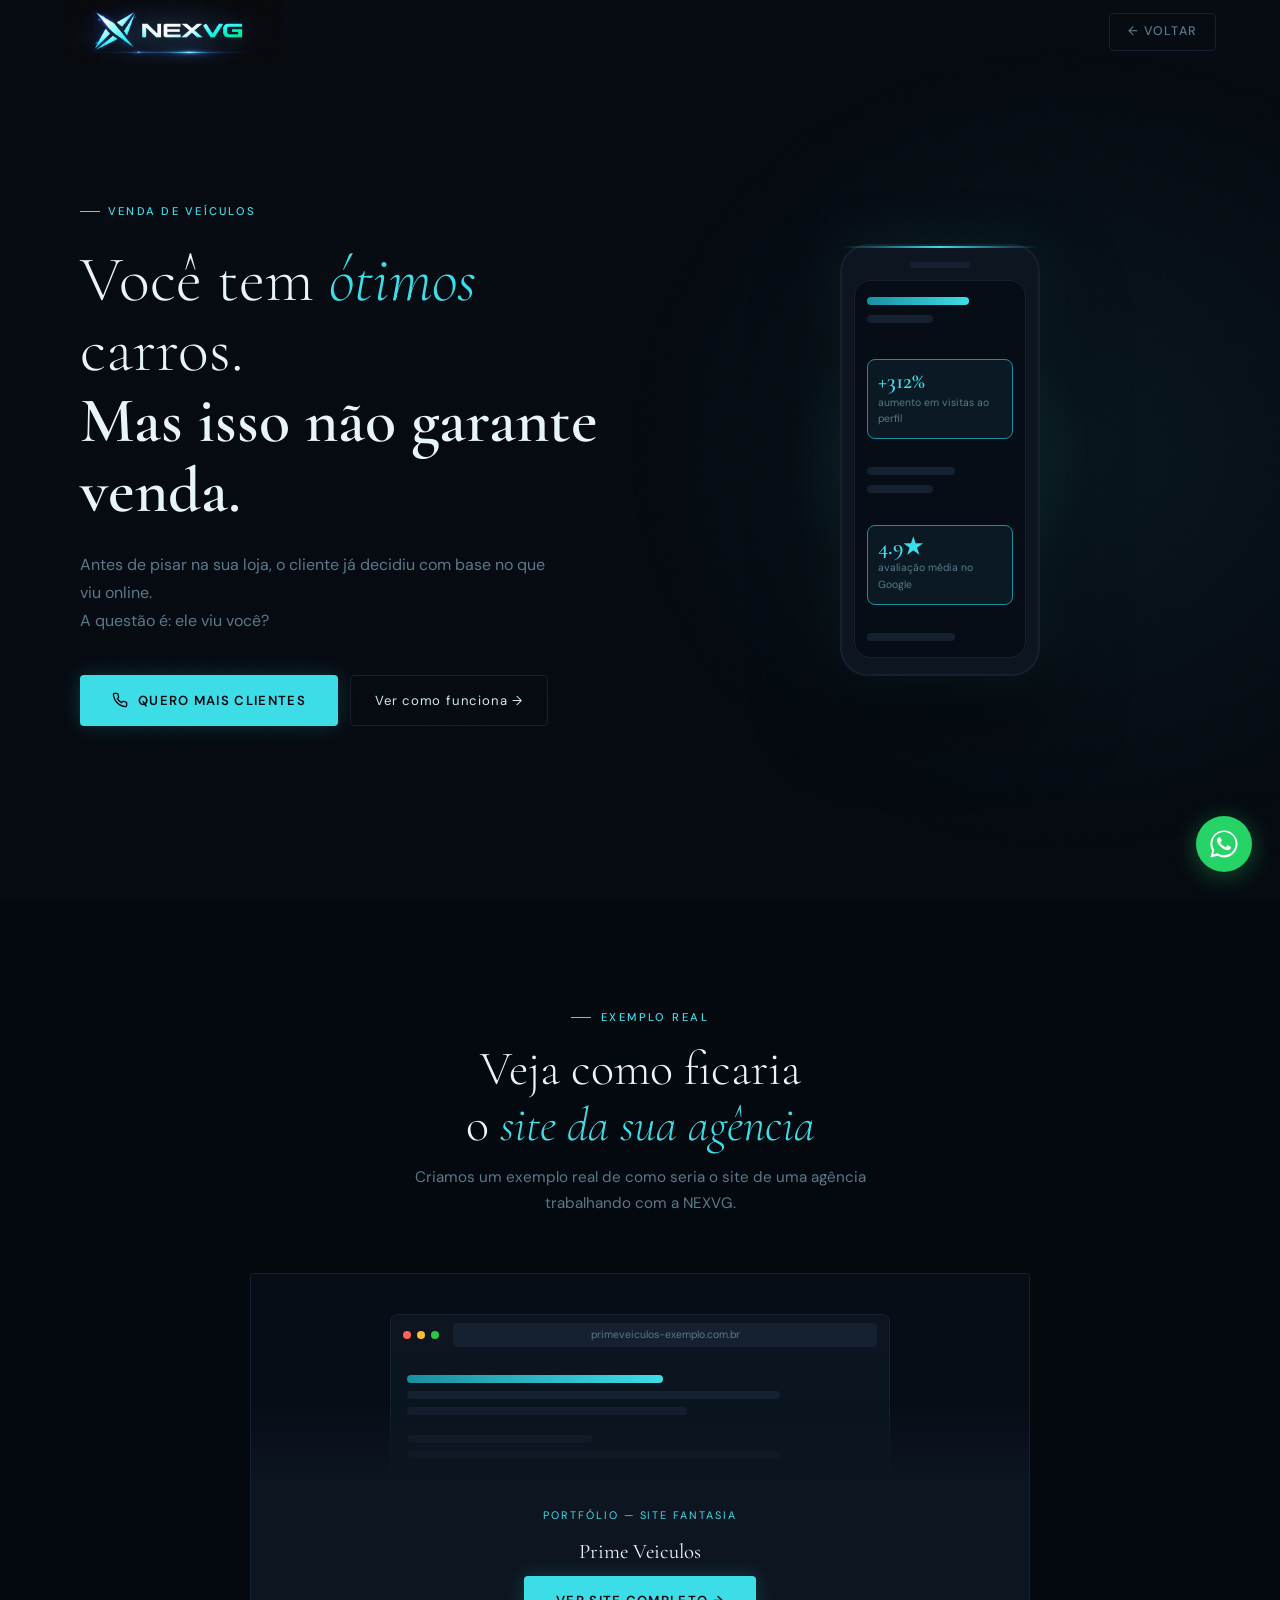
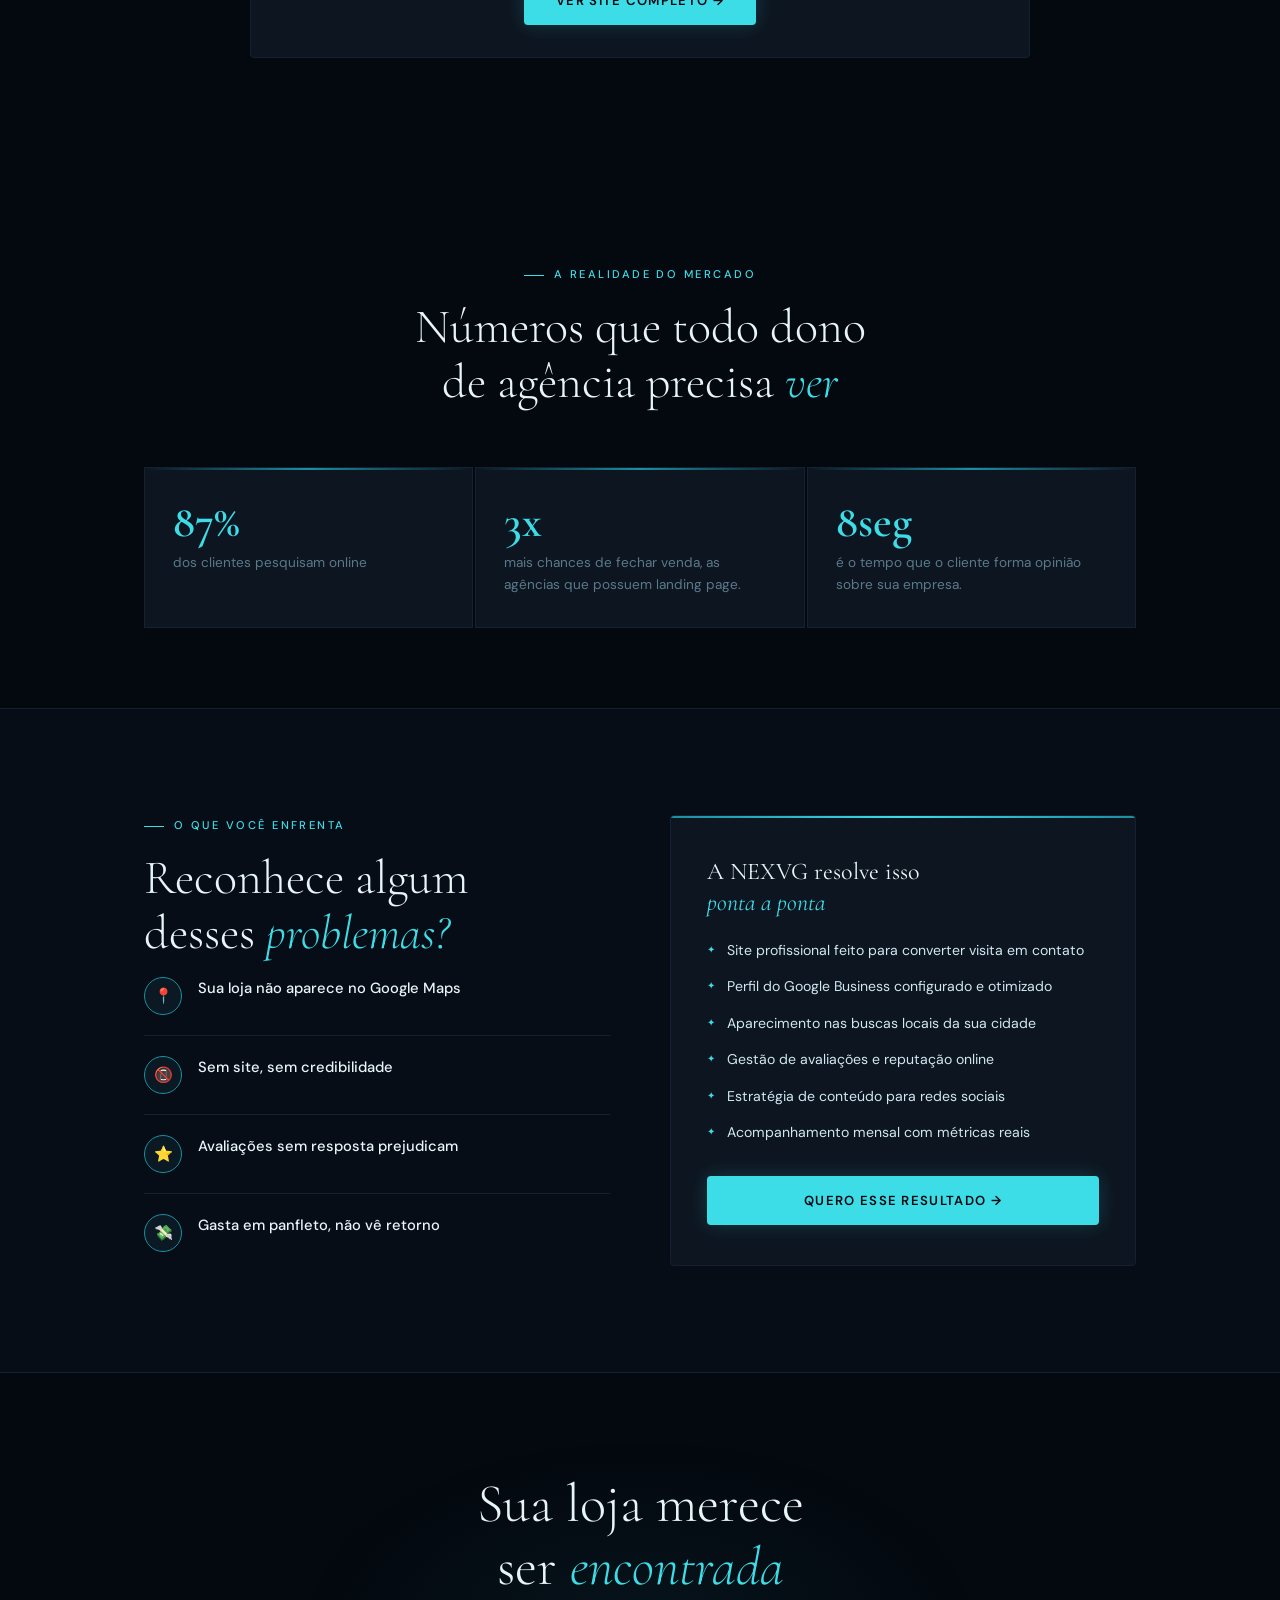
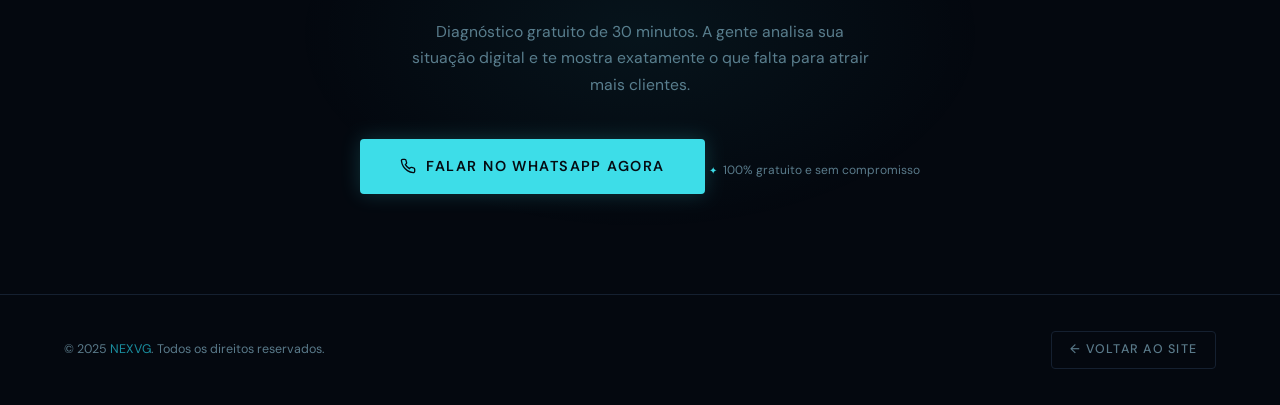
<file: agencia-de-carro/index.html>
<!DOCTYPE html>

<html lang="pt-BR">
<head>
  <meta charset="UTF-8" />
  <meta name="viewport" content="width=device-width, initial-scale=1.0" />
  <title>Agências de Veiculos — NEXVG</title>
  <link rel="preconnect" href="https://fonts.googleapis.com" />
  <link rel="preconnect" href="https://fonts.gstatic.com" crossorigin />
  <link href="https://fonts.googleapis.com/css2?family=Cormorant+Garamond:ital,wght@0,300;0,400;0,600;1,300;1,400&family=DM+Sans:wght@300;400;500&display=swap" rel="stylesheet" />
  <style>
    *, *::before, *::after { box-sizing: border-box; margin: 0; padding: 0; }


:root {
  --black:   #04080f;
  --deep:    #070d16;
  --surface: #0d1520;
  --border:  #152030;
  --cyan:    #3ddde8;
  --cyan-lt: #7eeef5;
  --cyan-dk: #1a8fa0;
  --text:    #d0e8f0;
  --muted:   #5a7a8a;
  --white:   #e8f5f8;
  --radius:  4px;
  --ff-serif: 'Cormorant Garamond', Georgia, serif;
  --ff-sans:  'DM Sans', sans-serif;
  --ease:     cubic-bezier(.16,1,.3,1);
}

html { scroll-behavior: smooth; }

body {
  background: var(--black);
  color: var(--text);
  font-family: var(--ff-sans);
  font-size: 16px;
  line-height: 1.6;
  overflow-x: hidden;
}

body::before {
  content: '';
  position: fixed; inset: 0;
  background-image: url("data:image/svg+xml,%3Csvg viewBox='0 0 256 256' xmlns='http://www.w3.org/2000/svg'%3E%3Cfilter id='n'%3E%3CfeTurbulence type='fractalNoise' baseFrequency='0.9' numOctaves='4' stitchTiles='stitch'/%3E%3C/filter%3E%3Crect width='100%25' height='100%25' filter='url(%23n)' opacity='0.035'/%3E%3C/svg%3E");
  background-size: 200px 200px;
  pointer-events: none;
  z-index: 0;
}

::-webkit-scrollbar { width: 4px; }
::-webkit-scrollbar-track { background: var(--black); }
::-webkit-scrollbar-thumb { background: var(--cyan-dk); }

.reveal { opacity: 0; transform: translateY(28px); transition: opacity .8s var(--ease), transform .8s var(--ease); }
.reveal.visible { opacity: 1; transform: none; }
.reveal-delay-1 { transition-delay: .1s; }
.reveal-delay-2 { transition-delay: .2s; }
.reveal-delay-3 { transition-delay: .3s; }

/* ── HEADER ── */
header {
  position: fixed; top: 0; left: 0; right: 0; z-index: 100;
  padding: 0 5vw;
  display: flex; align-items: center; justify-content: space-between;
  height: 64px;
  transition: background .4s;
}
header.scrolled {
  background: rgba(4,8,15,.9);
  backdrop-filter: blur(12px);
  border-bottom: 1px solid var(--border);
}

.logo {
  text-decoration: none;
  display: flex; align-items: center; gap: 10px;
}
.logo-img { height: 64px; width: auto; object-fit: contain; }
.logo-img-placeholder {
  height: 38px; width: 38px;
  background: var(--border); border: 1px dashed var(--cyan-dk);
  border-radius: var(--radius);
  display: flex; align-items: center; justify-content: center;
  font-size: .5rem; color: var(--cyan-dk); text-transform: uppercase;
}


.back-btn {
  display: inline-flex; align-items: center; gap: 8px;
  font-size: .78rem; font-weight: 500; letter-spacing: .1em;
  text-transform: uppercase; color: var(--muted);
  text-decoration: none;
  border: 1px solid var(--border);
  padding: 8px 18px; border-radius: var(--radius);
  transition: color .25s, border-color .25s;
}
.back-btn:hover { color: var(--cyan); border-color: var(--cyan-dk); }

/* ── HERO ── */
.hero {
  position: relative;
  min-height: 100svh;
  display: flex; align-items: center;
  padding: 100px 5vw 80px;
  overflow: hidden;
}
.hero::before {
  content: '';
  position: absolute; top: 0; right: 0;
  width: 55%; height: 100%;
  background: radial-gradient(ellipse at 70% 50%, rgba(61,221,232,.06) 0%, transparent 65%);
  pointer-events: none;
}
.hero-grid {
  position: relative; z-index: 1;
  display: grid; grid-template-columns: 1fr 1fr;
  gap: 80px; align-items: center;
  max-width: 1120px; margin: 0 auto; width: 100%;
}

.hero-tag {
  display: inline-flex; align-items: center; gap: 8px;
  font-size: .7rem; font-weight: 500; letter-spacing: .2em;
  text-transform: uppercase; color: var(--cyan);
  margin-bottom: 24px;
}
.hero-tag::before { content: ''; display: block; width: 20px; height: 1px; background: var(--cyan); }

.hero h1 {
  font-family: var(--ff-serif);
  font-size: clamp(2.4rem, 5vw, 4rem);
  font-weight: 300; line-height: 1.1;
  color: var(--white); margin-bottom: 24px;
}
.hero h1 em { font-style: italic; color: var(--cyan); }
.hero h1 strong { font-weight: 600; }

.hero-sub {
  font-size: 1rem; color: var(--muted);
  line-height: 1.75; margin-bottom: 40px;
  max-width: 480px;
}

.hero-actions { display: flex; gap: 12px; flex-wrap: wrap; }

.btn-primary {
  display: inline-flex; align-items: center; gap: 10px;
  background: var(--cyan); color: #04080f;
  font-family: var(--ff-sans); font-size: .82rem;
  font-weight: 600; letter-spacing: .1em; text-transform: uppercase;
  padding: 14px 32px; border-radius: var(--radius);
  text-decoration: none; border: none; cursor: pointer;
  transition: background .25s, transform .2s, box-shadow .25s;
  box-shadow: 0 0 20px rgba(61,221,232,.2);
}
.btn-primary:hover { background: var(--cyan-lt); transform: translateY(-2px); box-shadow: 0 0 32px rgba(61,221,232,.4); }

.btn-ghost {
  display: inline-flex; align-items: center; gap: 8px;
  background: transparent; color: var(--text);
  font-family: var(--ff-sans); font-size: .82rem;
  font-weight: 400; letter-spacing: .06em;
  padding: 14px 24px; border-radius: var(--radius);
  text-decoration: none; border: 1px solid var(--border);
  transition: border-color .25s, color .25s;
}
.btn-ghost:hover { border-color: var(--cyan-dk); color: var(--cyan); }

/* Phone mockup */
.hero-visual {
  display: flex; align-items: center; justify-content: center;
  position: relative;
}
.phone-wrap {
  position: relative;
  animation: float 4s ease-in-out infinite;
}
@keyframes float { 0%,100% { transform: translateY(0); } 50% { transform: translateY(-12px); } }

.phone {
  width: 200px;
  background: var(--surface);
  border: 2px solid var(--border);
  border-radius: 28px;
  padding: 16px 12px;
  position: relative;
  box-shadow: 0 0 60px rgba(61,221,232,.08), 0 40px 80px rgba(0,0,0,.5);
}
.phone::before {
  content: '';
  position: absolute; top: 0; left: 0; right: 0;
  height: 2px; border-radius: 2px 2px 0 0;
  background: linear-gradient(90deg, transparent, var(--cyan), transparent);
}
.phone-notch {
  width: 60px; height: 6px;
  background: var(--border); border-radius: 3px;
  margin: 0 auto 12px;
}
.phone-screen {
  background: var(--deep);
  border-radius: 16px;
  padding: 16px 12px;
  min-height: 320px;
  border: 1px solid var(--border);
  display: flex; flex-direction: column; gap: 10px;
}
.phone-bar {
  height: 8px; border-radius: 4px;
  background: var(--border);
}
.phone-bar.cyan { background: linear-gradient(90deg, var(--cyan-dk), var(--cyan)); width: 70%; }
.phone-bar.short { width: 45%; }
.phone-bar.med { width: 60%; }

.phone-stat {
  background: rgba(61,221,232,.06);
  border: 1px solid var(--cyan-dk);
  border-radius: 8px;
  padding: 10px;
  margin-top: 4px;
}
.phone-stat-num {
  font-family: var(--ff-serif);
  font-size: 1.4rem; font-weight: 600;
  color: var(--cyan); line-height: 1;
}
.phone-stat-label { font-size: .65rem; color: var(--muted); margin-top: 2px; }

.phone-glow {
  position: absolute;
  width: 300px; height: 300px;
  background: radial-gradient(circle, rgba(61,221,232,.12) 0%, transparent 70%);
  top: 50%; left: 50%; transform: translate(-50%, -50%);
  pointer-events: none;
  border-radius: 50%;
}

/* ── CONTAINER / SECTION ── */
.container { max-width: 1120px; margin: 0 auto; padding: 0 5vw; }
.section-pad { padding: 100px 0; position: relative; z-index: 1; }

.section-label {
  display: inline-flex; align-items: center; gap: 10px;
  font-size: .7rem; font-weight: 500; letter-spacing: .22em;
  text-transform: uppercase; color: var(--cyan); margin-bottom: 16px;
}
.section-label::before { content: ''; display: block; width: 20px; height: 1px; background: var(--cyan); }

.section-title {
  font-family: var(--ff-serif);
  font-size: clamp(1.8rem, 4vw, 3rem);
  font-weight: 300; line-height: 1.15; color: var(--white); margin-bottom: 16px;
}
.section-title em { font-style: italic; color: var(--cyan); }

.divider { border: none; border-top: 1px solid var(--border); margin: 0; }

/* ── DOR / REALIDADE ── */
.pain-grid {
  display: grid; grid-template-columns: repeat(3, 1fr);
  gap: 2px; margin-top: 56px;
}
.pain-card {
  background: var(--surface); border: 1px solid var(--border);
  padding: 32px 28px; position: relative; overflow: hidden;
}
.pain-card::before {
  content: '';
  position: absolute; top: 0; left: 0; right: 0; height: 2px;
  background: linear-gradient(90deg, transparent, var(--cyan-dk), transparent);
}
.pain-num {
  font-family: var(--ff-serif); font-size: 2.8rem; font-weight: 600;
  color: var(--cyan); line-height: 1; margin-bottom: 8px;
}
.pain-label { font-size: .85rem; color: var(--muted); line-height: 1.55; }

/* ── PROBLEMAS ── */
.problems-bg { background: var(--deep); }
.problems-grid {
  display: grid; grid-template-columns: 1fr 1fr;
  gap: 60px; align-items: center; margin-top: 0;
}
.problem-list { list-style: none; display: flex; flex-direction: column; gap: 0; }
.problem-item {
  display: flex; align-items: flex-start; gap: 16px;
  padding: 20px 0; border-bottom: 1px solid var(--border);
}
.problem-item:first-child { padding-top: 0; }
.problem-item:last-child { border-bottom: none; }
.p-icon {
  width: 38px; height: 38px; flex-shrink: 0;
  background: rgba(61,221,232,.06); border: 1px solid var(--cyan-dk);
  border-radius: 50%; display: flex; align-items: center; justify-content: center;
  font-size: .95rem;
}
.p-title { font-size: .92rem; font-weight: 500; color: var(--white); margin-bottom: 3px; }
.p-desc { font-size: .81rem; color: var(--muted); line-height: 1.55; }

.solution-box {
  background: var(--surface); border: 1px solid var(--border);
  border-radius: var(--radius); padding: 40px 36px; position: relative; overflow: hidden;
}
.solution-box::before {
  content: '';
  position: absolute; top: 0; left: 0; right: 0; height: 2px;
  background: linear-gradient(90deg, var(--cyan-dk), var(--cyan), var(--cyan-dk));
}
.solution-title {
  font-family: var(--ff-serif); font-size: 1.5rem; font-weight: 400;
  color: var(--white); margin-bottom: 20px; line-height: 1.3;
}
.solution-title em { font-style: italic; color: var(--cyan); }
.solution-items { display: flex; flex-direction: column; gap: 14px; }
.solution-item { display: flex; align-items: center; gap: 12px; font-size: .88rem; color: var(--text); }
.solution-item::before { content: '✦'; color: var(--cyan); font-size: .65rem; flex-shrink: 0; }

/* ── PORTFOLIO PREVIEW ── */
.portfolio-section { text-align: center; }
.portfolio-card {
  max-width: 780px; margin: 56px auto 0;
  background: var(--surface); border: 1px solid var(--border);
  border-radius: var(--radius); overflow: hidden; position: relative;
}
.portfolio-card::before {
  content: '';
  position: absolute; top: 0; left: 0; right: 0; height: 2px;
  background: linear-gradient(90deg, transparent, var(--cyan), transparent);
}
.portfolio-preview {
  background: var(--deep);
  padding: 40px 32px 0;
  position: relative; overflow: hidden;
  min-height: 200px;
  display: flex; align-items: flex-end; justify-content: center;
}
.portfolio-preview::after {
  content: '';
  position: absolute; bottom: 0; left: 0; right: 0; height: 80px;
  background: linear-gradient(transparent, var(--surface));
}

/* fake browser */
.fake-browser {
  width: 100%; max-width: 500px;
  background: #0a1520; border-radius: 8px 8px 0 0;
  border: 1px solid var(--border); border-bottom: none;
  overflow: hidden;
}
.fake-browser-bar {
  background: var(--surface); padding: 8px 12px;
  display: flex; align-items: center; gap: 6px;
}
.fake-dot { width: 8px; height: 8px; border-radius: 50%; }
.fake-dot:nth-child(1) { background: #ff5f57; }
.fake-dot:nth-child(2) { background: #febc2e; }
.fake-dot:nth-child(3) { background: #28c840; }
.fake-url {
  flex: 1; background: var(--border); border-radius: 4px;
  padding: 4px 10px; font-size: .65rem; color: var(--muted);
  margin-left: 8px;
}
.fake-content { padding: 20px 16px; display: flex; flex-direction: column; gap: 8px; }
.fake-row { height: 8px; border-radius: 4px; background: var(--border); }
.fake-row.cyan { background: linear-gradient(90deg, var(--cyan-dk), var(--cyan)); width: 55%; }
.fake-row.w80 { width: 80%; }
.fake-row.w60 { width: 60%; }
.fake-row.w40 { width: 40%; }

.portfolio-info { padding: 28px 32px 32px; }
.portfolio-tag {
  font-size: .68rem; letter-spacing: .18em; text-transform: uppercase;
  color: var(--cyan); margin-bottom: 10px;
}
.portfolio-name {
  font-family: var(--ff-serif); font-size: 1.3rem; font-weight: 400;
  color: var(--white); margin-bottom: 8px;
}
.portfolio-desc { font-size: .84rem; color: var(--muted); margin-bottom: 24px; line-height: 1.6; }

/* ── CTA ── */
.cta-section {
  text-align: center; padding: 100px 5vw;
  position: relative; overflow: hidden;
}
.cta-section::before {
  content: '';
  position: absolute; top: 50%; left: 50%;
  transform: translate(-50%, -50%);
  width: 700px; height: 400px;
  background: radial-gradient(ellipse, rgba(61,221,232,.06) 0%, transparent 70%);
  pointer-events: none;
}
.cta-title {
  font-family: var(--ff-serif);
  font-size: clamp(2rem, 4.5vw, 3.4rem);
  font-weight: 300; color: var(--white); line-height: 1.15;
  margin-bottom: 20px; position: relative;
}
.cta-title em { font-style: italic; color: var(--cyan); }
.cta-sub { font-size: .98rem; color: var(--muted); max-width: 460px; margin: 0 auto 40px; line-height: 1.7; }
.cta-note {
  display: inline-flex; align-items: center; gap: 6px;
  font-size: .75rem; color: var(--muted); margin-top: 16px;
}
.cta-note::before { content: '✦'; color: var(--cyan); font-size: .6rem; }

/* ── FOOTER ── */
footer {
  border-top: 1px solid var(--border);
  padding: 36px 5vw;
  display: flex; align-items: center; justify-content: space-between;
  flex-wrap: wrap; gap: 16px;
}
.footer-copy { font-size: .78rem; color: var(--muted); }
.footer-copy span { color: var(--cyan-dk); }

/* ── WHATSAPP FLOAT ── */
.whatsapp-float {
  position: fixed; bottom: 28px; right: 28px; z-index: 200;
  width: 56px; height: 56px; background: #25D366; border-radius: 50%;
  display: flex; align-items: center; justify-content: center;
  box-shadow: 0 4px 24px rgba(37,211,102,.35);
  text-decoration: none;
  transition: transform .2s, box-shadow .2s;
  animation: waPop .6s var(--ease) 1s both;
}
@keyframes waPop { from { transform: scale(0); } to { transform: scale(1); } }
.whatsapp-float:hover { transform: scale(1.08); box-shadow: 0 6px 32px rgba(37,211,102,.5); }
.whatsapp-float svg { width: 28px; height: 28px; fill: white; }

/* ── MODAL ── */
.modal-overlay {
  position: fixed; inset: 0; z-index: 300;
  background: rgba(4,8,15,.85);
  backdrop-filter: blur(8px);
  display: flex; align-items: center; justify-content: center;
  padding: 20px;
  opacity: 0; pointer-events: none;
  transition: opacity .4s var(--ease);
}
.modal-overlay.open { opacity: 1; pointer-events: all; }

.modal {
  background: var(--surface);
  border: 1px solid var(--border);
  border-radius: 8px;
  padding: 48px 40px;
  max-width: 480px; width: 100%;
  text-align: center;
  position: relative;
  transform: translateY(20px) scale(.97);
  transition: transform .4s var(--ease);
}
.modal-overlay.open .modal { transform: none; }

.modal::before {
  content: '';
  position: absolute; top: 0; left: 0; right: 0; height: 2px; border-radius: 2px 2px 0 0;
  background: linear-gradient(90deg, transparent, var(--cyan), transparent);
}

.modal-icon { font-size: 2.5rem; margin-bottom: 16px; }

.modal-title {
  font-family: var(--ff-serif);
  font-size: 1.8rem; font-weight: 300;
  color: var(--white); line-height: 1.2; margin-bottom: 12px;
}
.modal-title em { font-style: italic; color: var(--cyan); }

.modal-sub { font-size: .9rem; color: var(--muted); line-height: 1.65; margin-bottom: 32px; }

.modal-actions { display: flex; flex-direction: column; gap: 10px; }

.modal-wa {
  display: inline-flex; align-items: center; justify-content: center; gap: 10px;
  background: #25D366; color: white;
  font-family: var(--ff-sans); font-size: .85rem;
  font-weight: 600; letter-spacing: .08em; text-transform: uppercase;
  padding: 14px 28px; border-radius: var(--radius);
  text-decoration: none; border: none; cursor: pointer;
  transition: background .25s, transform .2s;
}
.modal-wa:hover { background: #1fba58; transform: translateY(-1px); }
.modal-wa svg { width: 18px; height: 18px; fill: white; }

.modal-close {
  background: transparent; border: 1px solid var(--border);
  color: var(--muted); font-family: var(--ff-sans);
  font-size: .8rem; letter-spacing: .08em; text-transform: uppercase;
  padding: 12px 28px; border-radius: var(--radius);
  cursor: pointer; transition: color .25s, border-color .25s;
}
.modal-close:hover { color: var(--text); border-color: var(--muted); }

.modal-x {
  position: absolute; top: 16px; right: 16px;
  background: none; border: none; cursor: pointer;
  color: var(--muted); font-size: 1.2rem; line-height: 1;
  transition: color .2s;
}
.modal-x:hover { color: var(--text); }

/* ── RESPONSIVE ── */
@media (max-width: 900px) {
  .hero-grid { grid-template-columns: 1fr; gap: 48px; }
  .hero-visual { display: none; }
  .pain-grid { grid-template-columns: 1fr 1fr; }
  .problems-grid { grid-template-columns: 1fr; gap: 40px; }
}
@media (max-width: 600px) {
  .pain-grid { grid-template-columns: 1fr; }
  .modal { padding: 36px 24px; }
  .portfolio-info { padding: 20px 20px 24px; }
}


  </style>
</head>
<body>

  <!-- ══ HEADER ══ -->

  <header id="header">
    <a class="logo" href="index.html">
      <img class="logo-img" src="logo.jpg" alt="NEXVG"
           onerror="this.style.display='none';this.nextElementSibling.style.display='flex';" />
      <div class="logo-img-placeholder" style="display:none;">Logo</div>
      
    </a>
    <a href="https://nexvg.com.br" class="back-btn">← Voltar</a>
  </header>

  <!-- ══ HERO ══ -->

  <section class="hero">
    <div class="hero-grid">
      <div>
        <div class="hero-tag reveal">Venda de veículos</div>
        <h1 class="reveal reveal-delay-1">
          Você tem <em>ótimos</em><br />
          carros.<br />
          <strong>Mas isso não garante venda.</strong>
        </h1>
        <p class="hero-sub reveal reveal-delay-2">
          Antes de pisar na sua loja, o cliente já decidiu com base no que viu online.<br>
          A questão é: ele viu você?
        </p>
        <div class="hero-actions reveal reveal-delay-3">
          <a href="https://wa.me/5521975957899?text=Olá!%20Tenho%20uma%20assistência%20técnica%20e%20quero%20um%20diagnóstico%20gratuito." target="_blank" class="btn-primary">
            <svg viewBox="0 0 24 24" fill="none" stroke="currentColor" stroke-width="2" width="16" height="16"><path d="M22 16.92v3a2 2 0 01-2.18 2 19.79 19.79 0 01-8.63-3.07 19.5 19.5 0 01-6-6A19.79 19.79 0 012.12 4.18 2 2 0 014.11 2h3a2 2 0 012 1.72c.127.96.361 1.903.7 2.81a2 2 0 01-.45 2.11L8.09 9.91a16 16 0 006 6l1.27-1.27a2 2 0 012.11-.45c.907.339 1.85.573 2.81.7A2 2 0 0122 16.92z"/></svg>
            Quero Mais Clientes
          </a>
          <a href="#problemas" class="btn-ghost">Ver como funciona →</a>
        </div>
      </div>
      <div class="hero-visual reveal reveal-delay-2">
        <div class="phone-glow"></div>
        <div class="phone-wrap">
          <div class="phone">
            <div class="phone-notch"></div>
            <div class="phone-screen">
              <div class="phone-bar cyan"></div>
              <div class="phone-bar short"></div>
              <div style="height:12px;"></div>
              <div class="phone-stat">
                <div class="phone-stat-num">+312%</div>
                <div class="phone-stat-label">aumento em visitas ao perfil</div>
              </div>
              <div style="height:8px;"></div>
              <div class="phone-bar med"></div>
              <div class="phone-bar short"></div>
              <div style="height:8px;"></div>
              <div class="phone-stat">
                <div class="phone-stat-num">4.9★</div>
                <div class="phone-stat-label">avaliação média no Google</div>
              </div>
              <div style="height:8px;"></div>
              <div class="phone-bar w60" style="width:60%;height:8px;border-radius:4px;background:var(--border);"></div>
            </div>
          </div>
        </div>
      </div>
    </div>
  </section>

  <!-- ══ PORTFÓLIO PREVIEW ══ -->

  <section class="section-pad portfolio-section">
    <div class="container">
      <span class="section-label reveal" style="justify-content:center;">Exemplo Real</span>
      <h2 class="section-title reveal reveal-delay-1" style="max-width:520px;margin:0 auto;">
        Veja como ficaria<br />o <em>site da sua agência</em>
      </h2>
      <p style="font-size:.95rem;color:var(--muted);max-width:460px;margin:12px auto 0;line-height:1.7;" class="reveal reveal-delay-2">
        Criamos um exemplo real de como seria o site de uma agência trabalhando com a NEXVG.
      </p>


  <div class="portfolio-card reveal reveal-delay-2">
    <div class="portfolio-preview">
      <div class="fake-browser">
        <div class="fake-browser-bar">
          <div class="fake-dot"></div>
          <div class="fake-dot"></div>
          <div class="fake-dot"></div>
          <div class="fake-url">primeveiculos-exemplo.com.br</div>
        </div>
        <div class="fake-content">
          <div class="fake-row cyan"></div>
          <div class="fake-row w80"></div>
          <div class="fake-row w60"></div>
          <div style="height:4px;"></div>
          <div class="fake-row w40"></div>
          <div class="fake-row w80"></div>
        </div>
      </div>
    </div>
    <div class="portfolio-info">
      <div class="portfolio-tag">Portfólio — Site Fantasia</div>
      <div class="portfolio-name">Prime Veiculos</div>
     
      <a href="/agencia-de-carro/agenciaveiculos/index.html" class="btn-primary" id="portfolioBtn">
        Ver site completo →
      </a>
    </div>
  </div>
</div>


  </section>

  <!-- ══ NÚMEROS ══ -->

  <section class="section-pad" style="padding-bottom:0;">
    <div class="container">
      <div style="text-align:center;margin-bottom:0;">
        <span class="section-label reveal" style="justify-content:center;">A Realidade do Mercado</span>
        <h2 class="section-title reveal reveal-delay-1" style="max-width:560px;margin:0 auto;">
          Números que todo dono<br />de agência precisa <em>ver</em>
        </h2>
      </div>
      <div class="pain-grid">
        <div class="pain-card reveal">
          <div class="pain-num">87%</div>
          <div class="pain-label">dos clientes pesquisam online</div>
        </div>
        <div class="pain-card reveal reveal-delay-1">
          <div class="pain-num">3x</div>
          <div class="pain-label">mais chances de fechar venda, as agências que possuem landing page.</div>
        </div>
        <div class="pain-card reveal reveal-delay-2">
          <div class="pain-num">8seg</div>
          <div class="pain-label">é o tempo que o cliente forma opinião sobre sua empresa.</div>
        </div>
      </div>
    </div>
  </section>

  <hr class="divider" style="margin-top:80px;" />

  <!-- ══ PROBLEMAS / SOLUÇÃO ══ -->

  <section id="problemas" class="section-pad problems-bg">
    <div class="container">
      <div class="problems-grid">
        <div>
          <span class="section-label reveal">O Que Você Enfrenta</span>
          <h2 class="section-title reveal reveal-delay-1">
            Reconhece algum<br />desses <em>problemas?</em>
          </h2>
          <ul class="problem-list">
            <li class="problem-item reveal">
              <div class="p-icon">📍</div>
              <div>
                <div class="p-title">Sua loja não aparece no Google Maps</div>
                
            </li>
            <li class="problem-item reveal reveal-delay-1">
              <div class="p-icon">📵</div>
              <div>
                <div class="p-title">Sem site, sem credibilidade</div>
                
            </li>
            <li class="problem-item reveal reveal-delay-2">
              <div class="p-icon">⭐</div>
              <div>
                <div class="p-title">Avaliações sem resposta prejudicam</div>
                
            </li>
            <li class="problem-item reveal reveal-delay-3">
              <div class="p-icon">💸</div>
              <div>
                <div class="p-title">Gasta em panfleto, não vê retorno</div>
                
            </li>
          </ul>
        </div>
        <div class="reveal reveal-delay-1">
          <div class="solution-box">
            <div class="solution-title">
              A NEXVG resolve isso<br /><em>ponta a ponta</em>
            </div>
            <div class="solution-items">
              <div class="solution-item">Site profissional feito para converter visita em contato</div>
              <div class="solution-item">Perfil do Google Business configurado e otimizado</div>
              <div class="solution-item">Aparecimento nas buscas locais da sua cidade</div>
              <div class="solution-item">Gestão de avaliações e reputação online</div>
              <div class="solution-item">Estratégia de conteúdo para redes sociais</div>
              <div class="solution-item">Acompanhamento mensal com métricas reais</div>
            </div>
            <div style="margin-top:32px;">
              <a href="https://wa.me/5521975957899?text=Olá!%20Tenho%20uma%20assistência%20técnica%20e%20quero%20saber%20mais." target="_blank" class="btn-primary" style="width:100%;justify-content:center;">
                Quero esse resultado →
              </a>
            </div>
          </div>
        </div>
      </div>
    </div>
  </section>

  <hr class="divider" />

  

  <!-- ══ CTA FINAL ══ -->

  <section class="cta-section">
    <div class="container">
      <h2 class="cta-title reveal">
        Sua loja merece<br />ser <em>encontrada</em>
      </h2>
      <p class="cta-sub reveal reveal-delay-1">
        Diagnóstico gratuito de 30 minutos. A gente analisa sua situação digital e te mostra exatamente o que falta para atrair mais clientes.
      </p>
      <div class="reveal reveal-delay-2">
        <a href="https://wa.me/5521975957899?text=Olá!%20Tenho%20uma%20agência%20e%20quero%20o%20diagnóstico%20gratuito." target="_blank" class="btn-primary" style="font-size:.9rem;padding:16px 40px;">
          <svg viewBox="0 0 24 24" fill="none" stroke="currentColor" stroke-width="2" width="16" height="16"><path d="M22 16.92v3a2 2 0 01-2.18 2 19.79 19.79 0 01-8.63-3.07 19.5 19.5 0 01-6-6A19.79 19.79 0 012.12 4.18 2 2 0 014.11 2h3a2 2 0 012 1.72c.127.96.361 1.903.7 2.81a2 2 0 01-.45 2.11L8.09 9.91a16 16 0 006 6l1.27-1.27a2 2 0 012.11-.45c.907.339 1.85.573 2.81.7A2 2 0 0122 16.92z"/></svg>
          Falar no WhatsApp agora
        </a>
        <p class="cta-note">100% gratuito e sem compromisso</p>
      </div>
    </div>
  </section>

  <!-- ══ FOOTER ══ -->

  <footer>
    <p class="footer-copy">© 2025 <span>NEXVG</span>. Todos os direitos reservados.</p>
    <a href="index.html" class="back-btn">← Voltar ao site</a>
  </footer>

  <!-- ══ WHATSAPP FLOAT ══ -->

  <a class="whatsapp-float" href="https://wa.me/5521975957899?text=Olá!%20Vim%20pela%20página%20de%20agência%20e%20quero%20saber%20mais." target="_blank" aria-label="WhatsApp">
    <svg viewBox="0 0 32 32" xmlns="http://www.w3.org/2000/svg">
      <path d="M16 .5C7.44.5.5 7.44.5 16c0 2.76.71 5.35 1.95 7.6L.5 31.5l8.18-1.93A15.44 15.44 0 0016 31.5C24.56 31.5 31.5 24.56 31.5 16S24.56.5 16 .5zm0 28.3a13.24 13.24 0 01-6.74-1.84l-.48-.29-5.01 1.18 1.2-4.87-.31-.5A13.25 13.25 0 1116 28.8zm7.27-9.93c-.4-.2-2.35-1.16-2.71-1.29-.36-.14-.63-.2-.89.2-.26.39-1.02 1.29-1.25 1.56-.23.27-.46.3-.86.1-.4-.2-1.68-.62-3.2-1.98-1.18-1.05-1.98-2.35-2.21-2.74-.23-.4-.02-.61.17-.81.18-.18.4-.46.6-.7.2-.22.26-.39.4-.65.13-.26.07-.49-.03-.69-.1-.2-.9-2.16-1.23-2.96-.32-.78-.65-.67-.89-.68l-.75-.01c-.26 0-.69.1-1.05.49-.36.4-1.38 1.35-1.38 3.3s1.41 3.83 1.61 4.09c.2.26 2.78 4.24 6.73 5.95.94.41 1.67.65 2.24.83.94.3 1.8.26 2.47.16.75-.11 2.35-.96 2.68-1.89.33-.92.33-1.71.23-1.88-.1-.16-.36-.26-.76-.46z"/>
    </svg>
  </a>

  <!-- ══ MODAL ══ -->

  <div class="modal-overlay" id="modalOverlay">
    <div class="modal" role="dialog" aria-modal="true">
      <button class="modal-x" id="modalX" aria-label="Fechar">✕</button>
      <div class="modal-icon">📲</div>
      <h3 class="modal-title">
        Sua empresa merece<br />esse <em>upgrade</em>
      </h3>
      <p class="modal-sub">
        Antes de ir embora — você já sabe que seus concorrentes estão sendo encontrados no Google agora. Um diagnóstico gratuito pode mudar isso essa semana.
      </p>
      <div class="modal-actions">
        <a href="https://wa.me/5521975957899?text=Olá!%20Vi%20a%20página%20de%20agência%20e%20quero%20o%20diagnóstico%20gratuito." target="_blank" class="modal-wa">
          <svg viewBox="0 0 32 32" xmlns="http://www.w3.org/2000/svg">
            <path d="M16 .5C7.44.5.5 7.44.5 16c0 2.76.71 5.35 1.95 7.6L.5 31.5l8.18-1.93A15.44 15.44 0 0016 31.5C24.56 31.5 31.5 24.56 31.5 16S24.56.5 16 .5zm0 28.3a13.24 13.24 0 01-6.74-1.84l-.48-.29-5.01 1.18 1.2-4.87-.31-.5A13.25 13.25 0 1116 28.8zm7.27-9.93c-.4-.2-2.35-1.16-2.71-1.29-.36-.14-.63-.2-.89.2-.26.39-1.02 1.29-1.25 1.56-.23.27-.46.3-.86.1-.4-.2-1.68-.62-3.2-1.98-1.18-1.05-1.98-2.35-2.21-2.74-.23-.4-.02-.61.17-.81.18-.18.4-.46.6-.7.2-.22.26-.39.4-.65.13-.26.07-.49-.03-.69-.1-.2-.9-2.16-1.23-2.96-.32-.78-.65-.67-.89-.68l-.75-.01c-.26 0-.69.1-1.05.49-.36.4-1.38 1.35-1.38 3.3s1.41 3.83 1.61 4.09c.2.26 2.78 4.24 6.73 5.95.94.41 1.67.65 2.24.83.94.3 1.8.26 2.47.16.75-.11 2.35-.96 2.68-1.89.33-.92.33-1.71.23-1.88-.1-.16-.36-.26-.76-.46z"/>
          </svg>
          Quero o diagnóstico gratuito
        </a>
        <button class="modal-close" id="modalClose">Agora não</button>
      </div>
    </div>
  </div>

  <script>
    // ── Header scroll
    const header = document.getElementById('header');
    window.addEventListener('scroll', () => {
      header.classList.toggle('scrolled', window.scrollY > 40);
    });

    // ── Reveal on scroll
    const reveals = document.querySelectorAll('.reveal');
    const observer = new IntersectionObserver((entries) => {
      entries.forEach(e => {
        if (e.isIntersecting) { e.target.classList.add('visible'); observer.unobserve(e.target); }
      });
    }, { threshold: 0.12 });
    reveals.forEach(el => observer.observe(el));
    setTimeout(() => {
      document.querySelectorAll('.hero .reveal').forEach(el => el.classList.add('visible'));
    }, 100);

    // ── Modal — dispara quando usuário tenta sair (mouse sai pelo topo)
    const modalOverlay = document.getElementById('modalOverlay');
    let modalShown = false;

    function showModal() {
      if (modalShown) return;
      modalShown = true;
      modalOverlay.classList.add('open');
      document.body.style.overflow = 'hidden';
    }

    function hideModal() {
      modalOverlay.classList.remove('open');
      document.body.style.overflow = '';
    }

    // Detecta mouse saindo pelo topo da janela (exit intent)
    document.addEventListener('mouseleave', (e) => {
      if (e.clientY <= 0) showModal();
    });

    // Também dispara no botão voltar (popstate)
    history.pushState(null, '', location.href);
    window.addEventListener('popstate', () => {
      showModal();
      history.pushState(null, '', location.href);
    });

    document.getElementById('modalClose').addEventListener('click', hideModal);
    document.getElementById('modalX').addEventListener('click', hideModal);
    modalOverlay.addEventListener('click', (e) => {
      if (e.target === modalOverlay) hideModal();
    });
  </script>

</body>
</html>
</file>
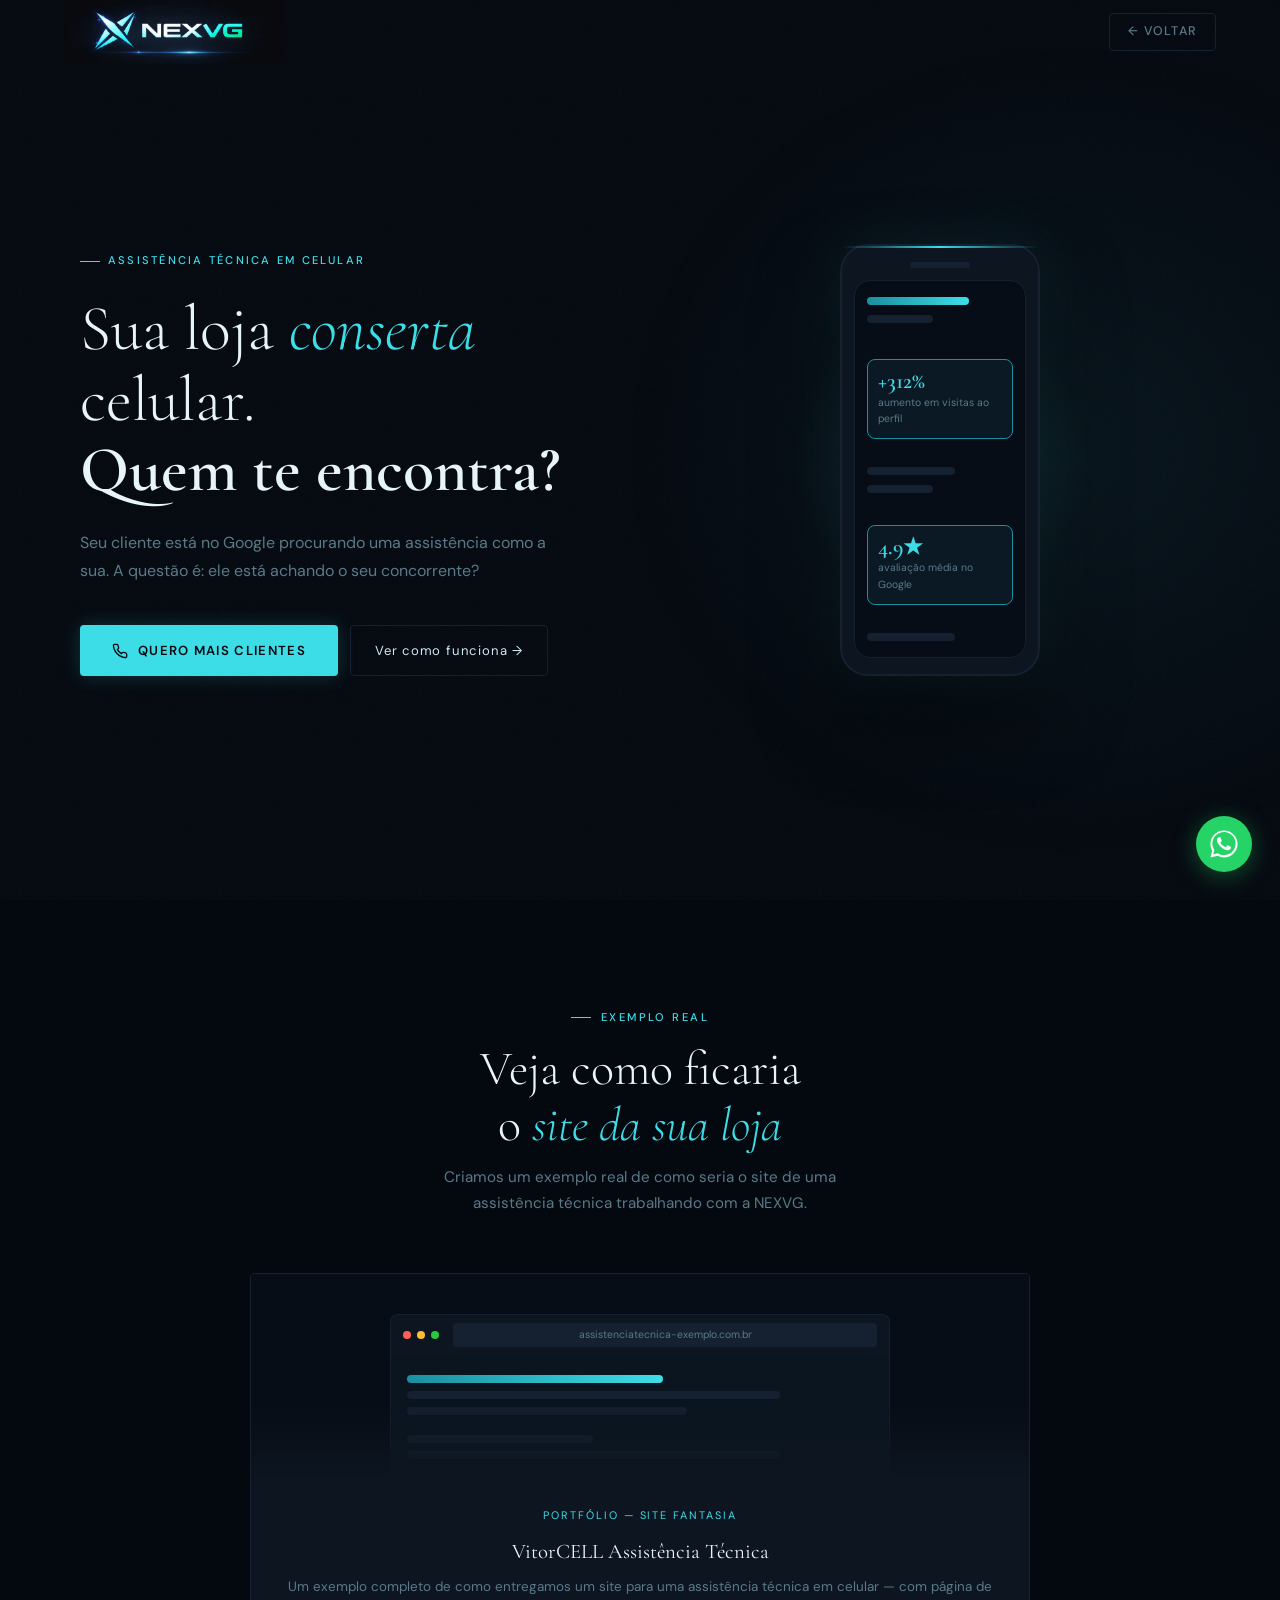
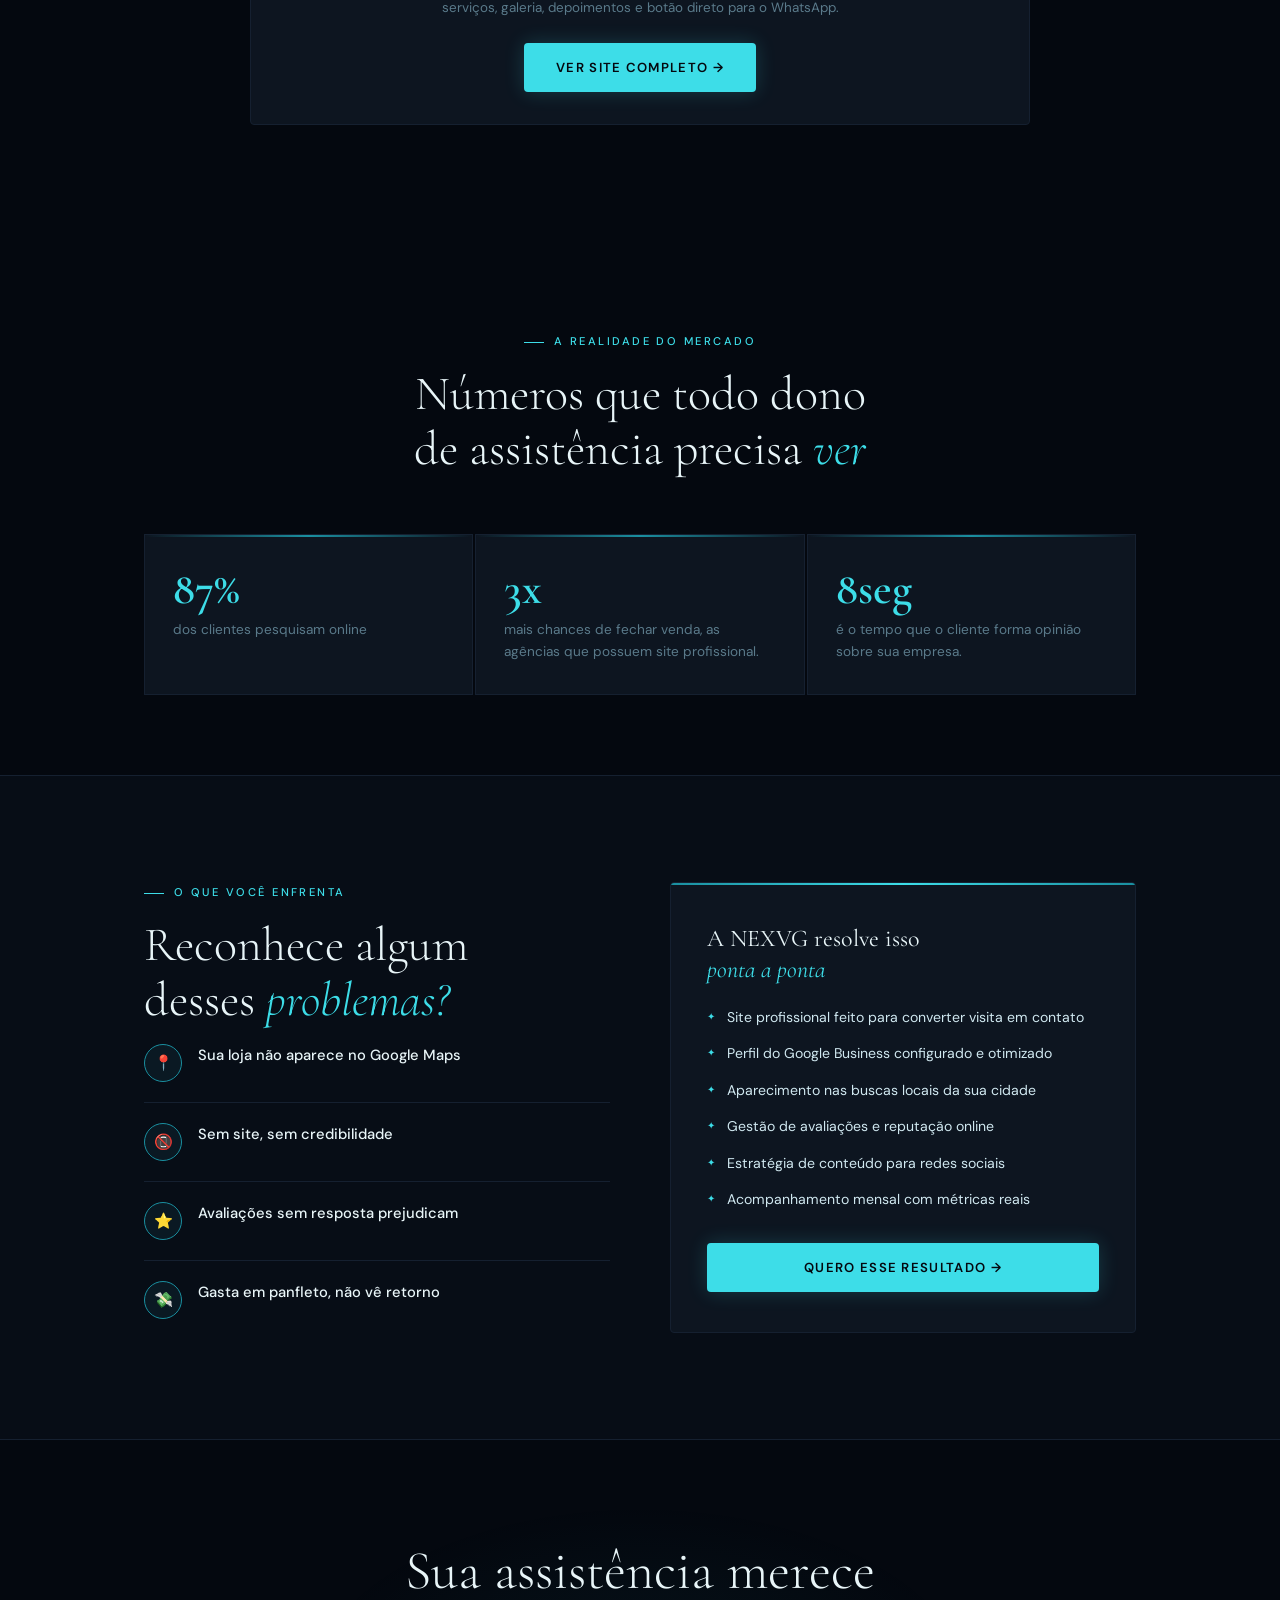
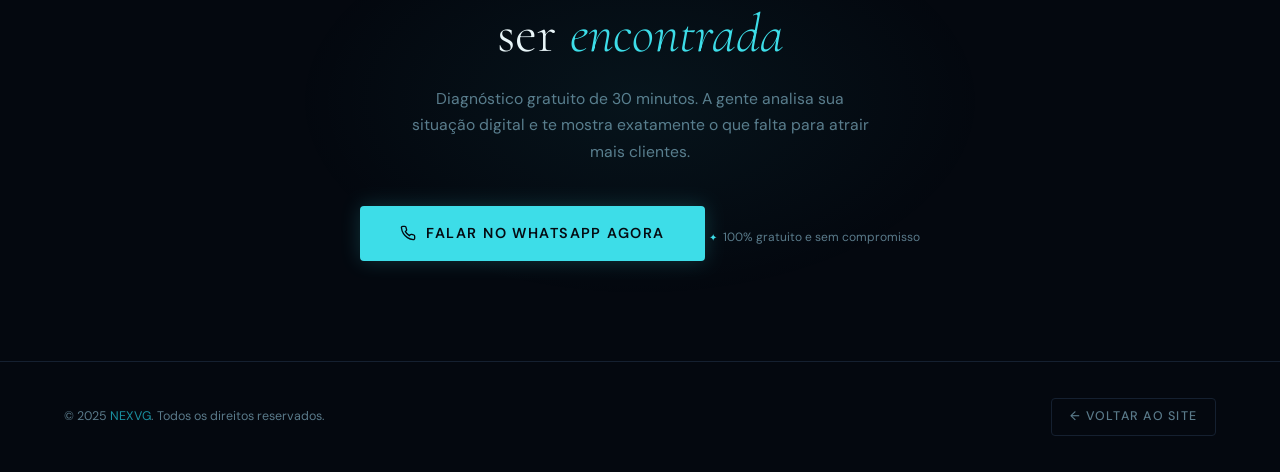
<file: assistencia-celular/index.html>
<!DOCTYPE html>

<html lang="pt-BR">
<head>
  <meta charset="UTF-8" />
  <meta name="viewport" content="width=device-width, initial-scale=1.0" />
  <title>Assistência Técnica em Celular — NEXVG</title>
  <link rel="preconnect" href="https://fonts.googleapis.com" />
  <link rel="preconnect" href="https://fonts.gstatic.com" crossorigin />
  <link href="https://fonts.googleapis.com/css2?family=Cormorant+Garamond:ital,wght@0,300;0,400;0,600;1,300;1,400&family=DM+Sans:wght@300;400;500&display=swap" rel="stylesheet" />
  <style>
    *, *::before, *::after { box-sizing: border-box; margin: 0; padding: 0; }


:root {
  --black:   #04080f;
  --deep:    #070d16;
  --surface: #0d1520;
  --border:  #152030;
  --cyan:    #3ddde8;
  --cyan-lt: #7eeef5;
  --cyan-dk: #1a8fa0;
  --text:    #d0e8f0;
  --muted:   #5a7a8a;
  --white:   #e8f5f8;
  --radius:  4px;
  --ff-serif: 'Cormorant Garamond', Georgia, serif;
  --ff-sans:  'DM Sans', sans-serif;
  --ease:     cubic-bezier(.16,1,.3,1);
}

html { scroll-behavior: smooth; }

body {
  background: var(--black);
  color: var(--text);
  font-family: var(--ff-sans);
  font-size: 16px;
  line-height: 1.6;
  overflow-x: hidden;
}

body::before {
  content: '';
  position: fixed; inset: 0;
  background-image: url("data:image/svg+xml,%3Csvg viewBox='0 0 256 256' xmlns='http://www.w3.org/2000/svg'%3E%3Cfilter id='n'%3E%3CfeTurbulence type='fractalNoise' baseFrequency='0.9' numOctaves='4' stitchTiles='stitch'/%3E%3C/filter%3E%3Crect width='100%25' height='100%25' filter='url(%23n)' opacity='0.035'/%3E%3C/svg%3E");
  background-size: 200px 200px;
  pointer-events: none;
  z-index: 0;
}

::-webkit-scrollbar { width: 4px; }
::-webkit-scrollbar-track { background: var(--black); }
::-webkit-scrollbar-thumb { background: var(--cyan-dk); }

.reveal { opacity: 0; transform: translateY(28px); transition: opacity .8s var(--ease), transform .8s var(--ease); }
.reveal.visible { opacity: 1; transform: none; }
.reveal-delay-1 { transition-delay: .1s; }
.reveal-delay-2 { transition-delay: .2s; }
.reveal-delay-3 { transition-delay: .3s; }

/* ── HEADER ── */
header {
  position: fixed; top: 0; left: 0; right: 0; z-index: 100;
  padding: 0 5vw;
  display: flex; align-items: center; justify-content: space-between;
  height: 64px;
  transition: background .4s;
}
header.scrolled {
  background: rgba(4,8,15,.9);
  backdrop-filter: blur(12px);
  border-bottom: 1px solid var(--border);
}

.logo {
  text-decoration: none;
  display: flex; align-items: center; gap: 10px;
}
.logo-img { height: 64px; width: auto; object-fit: contain; }
.logo-img-placeholder {
  height: 38px; width: 38px;
  background: var(--border); border: 1px dashed var(--cyan-dk);
  border-radius: var(--radius);
  display: flex; align-items: center; justify-content: center;
  font-size: .5rem; color: var(--cyan-dk); text-transform: uppercase;
}


.back-btn {
  display: inline-flex; align-items: center; gap: 8px;
  font-size: .78rem; font-weight: 500; letter-spacing: .1em;
  text-transform: uppercase; color: var(--muted);
  text-decoration: none;
  border: 1px solid var(--border);
  padding: 8px 18px; border-radius: var(--radius);
  transition: color .25s, border-color .25s;
}
.back-btn:hover { color: var(--cyan); border-color: var(--cyan-dk); }

/* ── HERO ── */
.hero {
  position: relative;
  min-height: 100svh;
  display: flex; align-items: center;
  padding: 100px 5vw 80px;
  overflow: hidden;
}
.hero::before {
  content: '';
  position: absolute; top: 0; right: 0;
  width: 55%; height: 100%;
  background: radial-gradient(ellipse at 70% 50%, rgba(61,221,232,.06) 0%, transparent 65%);
  pointer-events: none;
}
.hero-grid {
  position: relative; z-index: 1;
  display: grid; grid-template-columns: 1fr 1fr;
  gap: 80px; align-items: center;
  max-width: 1120px; margin: 0 auto; width: 100%;
}

.hero-tag {
  display: inline-flex; align-items: center; gap: 8px;
  font-size: .7rem; font-weight: 500; letter-spacing: .2em;
  text-transform: uppercase; color: var(--cyan);
  margin-bottom: 24px;
}
.hero-tag::before { content: ''; display: block; width: 20px; height: 1px; background: var(--cyan); }

.hero h1 {
  font-family: var(--ff-serif);
  font-size: clamp(2.4rem, 5vw, 4rem);
  font-weight: 300; line-height: 1.1;
  color: var(--white); margin-bottom: 24px;
}
.hero h1 em { font-style: italic; color: var(--cyan); }
.hero h1 strong { font-weight: 600; }

.hero-sub {
  font-size: 1rem; color: var(--muted);
  line-height: 1.75; margin-bottom: 40px;
  max-width: 480px;
}

.hero-actions { display: flex; gap: 12px; flex-wrap: wrap; }

.btn-primary {
  display: inline-flex; align-items: center; gap: 10px;
  background: var(--cyan); color: #04080f;
  font-family: var(--ff-sans); font-size: .82rem;
  font-weight: 600; letter-spacing: .1em; text-transform: uppercase;
  padding: 14px 32px; border-radius: var(--radius);
  text-decoration: none; border: none; cursor: pointer;
  transition: background .25s, transform .2s, box-shadow .25s;
  box-shadow: 0 0 20px rgba(61,221,232,.2);
}
.btn-primary:hover { background: var(--cyan-lt); transform: translateY(-2px); box-shadow: 0 0 32px rgba(61,221,232,.4); }

.btn-ghost {
  display: inline-flex; align-items: center; gap: 8px;
  background: transparent; color: var(--text);
  font-family: var(--ff-sans); font-size: .82rem;
  font-weight: 400; letter-spacing: .06em;
  padding: 14px 24px; border-radius: var(--radius);
  text-decoration: none; border: 1px solid var(--border);
  transition: border-color .25s, color .25s;
}
.btn-ghost:hover { border-color: var(--cyan-dk); color: var(--cyan); }

/* Phone mockup */
.hero-visual {
  display: flex; align-items: center; justify-content: center;
  position: relative;
}
.phone-wrap {
  position: relative;
  animation: float 4s ease-in-out infinite;
}
@keyframes float { 0%,100% { transform: translateY(0); } 50% { transform: translateY(-12px); } }

.phone {
  width: 200px;
  background: var(--surface);
  border: 2px solid var(--border);
  border-radius: 28px;
  padding: 16px 12px;
  position: relative;
  box-shadow: 0 0 60px rgba(61,221,232,.08), 0 40px 80px rgba(0,0,0,.5);
}
.phone::before {
  content: '';
  position: absolute; top: 0; left: 0; right: 0;
  height: 2px; border-radius: 2px 2px 0 0;
  background: linear-gradient(90deg, transparent, var(--cyan), transparent);
}
.phone-notch {
  width: 60px; height: 6px;
  background: var(--border); border-radius: 3px;
  margin: 0 auto 12px;
}
.phone-screen {
  background: var(--deep);
  border-radius: 16px;
  padding: 16px 12px;
  min-height: 320px;
  border: 1px solid var(--border);
  display: flex; flex-direction: column; gap: 10px;
}
.phone-bar {
  height: 8px; border-radius: 4px;
  background: var(--border);
}
.phone-bar.cyan { background: linear-gradient(90deg, var(--cyan-dk), var(--cyan)); width: 70%; }
.phone-bar.short { width: 45%; }
.phone-bar.med { width: 60%; }

.phone-stat {
  background: rgba(61,221,232,.06);
  border: 1px solid var(--cyan-dk);
  border-radius: 8px;
  padding: 10px;
  margin-top: 4px;
}
.phone-stat-num {
  font-family: var(--ff-serif);
  font-size: 1.4rem; font-weight: 600;
  color: var(--cyan); line-height: 1;
}
.phone-stat-label { font-size: .65rem; color: var(--muted); margin-top: 2px; }

.phone-glow {
  position: absolute;
  width: 300px; height: 300px;
  background: radial-gradient(circle, rgba(61,221,232,.12) 0%, transparent 70%);
  top: 50%; left: 50%; transform: translate(-50%, -50%);
  pointer-events: none;
  border-radius: 50%;
}

/* ── CONTAINER / SECTION ── */
.container { max-width: 1120px; margin: 0 auto; padding: 0 5vw; }
.section-pad { padding: 100px 0; position: relative; z-index: 1; }

.section-label {
  display: inline-flex; align-items: center; gap: 10px;
  font-size: .7rem; font-weight: 500; letter-spacing: .22em;
  text-transform: uppercase; color: var(--cyan); margin-bottom: 16px;
}
.section-label::before { content: ''; display: block; width: 20px; height: 1px; background: var(--cyan); }

.section-title {
  font-family: var(--ff-serif);
  font-size: clamp(1.8rem, 4vw, 3rem);
  font-weight: 300; line-height: 1.15; color: var(--white); margin-bottom: 16px;
}
.section-title em { font-style: italic; color: var(--cyan); }

.divider { border: none; border-top: 1px solid var(--border); margin: 0; }

/* ── DOR / REALIDADE ── */
.pain-grid {
  display: grid; grid-template-columns: repeat(3, 1fr);
  gap: 2px; margin-top: 56px;
}
.pain-card {
  background: var(--surface); border: 1px solid var(--border);
  padding: 32px 28px; position: relative; overflow: hidden;
}
.pain-card::before {
  content: '';
  position: absolute; top: 0; left: 0; right: 0; height: 2px;
  background: linear-gradient(90deg, transparent, var(--cyan-dk), transparent);
}
.pain-num {
  font-family: var(--ff-serif); font-size: 2.8rem; font-weight: 600;
  color: var(--cyan); line-height: 1; margin-bottom: 8px;
}
.pain-label { font-size: .85rem; color: var(--muted); line-height: 1.55; }

/* ── PROBLEMAS ── */
.problems-bg { background: var(--deep); }
.problems-grid {
  display: grid; grid-template-columns: 1fr 1fr;
  gap: 60px; align-items: center; margin-top: 0;
}
.problem-list { list-style: none; display: flex; flex-direction: column; gap: 0; }
.problem-item {
  display: flex; align-items: flex-start; gap: 16px;
  padding: 20px 0; border-bottom: 1px solid var(--border);
}
.problem-item:first-child { padding-top: 0; }
.problem-item:last-child { border-bottom: none; }
.p-icon {
  width: 38px; height: 38px; flex-shrink: 0;
  background: rgba(61,221,232,.06); border: 1px solid var(--cyan-dk);
  border-radius: 50%; display: flex; align-items: center; justify-content: center;
  font-size: .95rem;
}
.p-title { font-size: .92rem; font-weight: 500; color: var(--white); margin-bottom: 3px; }
.p-desc { font-size: .81rem; color: var(--muted); line-height: 1.55; }

.solution-box {
  background: var(--surface); border: 1px solid var(--border);
  border-radius: var(--radius); padding: 40px 36px; position: relative; overflow: hidden;
}
.solution-box::before {
  content: '';
  position: absolute; top: 0; left: 0; right: 0; height: 2px;
  background: linear-gradient(90deg, var(--cyan-dk), var(--cyan), var(--cyan-dk));
}
.solution-title {
  font-family: var(--ff-serif); font-size: 1.5rem; font-weight: 400;
  color: var(--white); margin-bottom: 20px; line-height: 1.3;
}
.solution-title em { font-style: italic; color: var(--cyan); }
.solution-items { display: flex; flex-direction: column; gap: 14px; }
.solution-item { display: flex; align-items: center; gap: 12px; font-size: .88rem; color: var(--text); }
.solution-item::before { content: '✦'; color: var(--cyan); font-size: .65rem; flex-shrink: 0; }

/* ── PORTFOLIO PREVIEW ── */
.portfolio-section { text-align: center; }
.portfolio-card {
  max-width: 780px; margin: 56px auto 0;
  background: var(--surface); border: 1px solid var(--border);
  border-radius: var(--radius); overflow: hidden; position: relative;
}
.portfolio-card::before {
  content: '';
  position: absolute; top: 0; left: 0; right: 0; height: 2px;
  background: linear-gradient(90deg, transparent, var(--cyan), transparent);
}
.portfolio-preview {
  background: var(--deep);
  padding: 40px 32px 0;
  position: relative; overflow: hidden;
  min-height: 200px;
  display: flex; align-items: flex-end; justify-content: center;
}
.portfolio-preview::after {
  content: '';
  position: absolute; bottom: 0; left: 0; right: 0; height: 80px;
  background: linear-gradient(transparent, var(--surface));
}

/* fake browser */
.fake-browser {
  width: 100%; max-width: 500px;
  background: #0a1520; border-radius: 8px 8px 0 0;
  border: 1px solid var(--border); border-bottom: none;
  overflow: hidden;
}
.fake-browser-bar {
  background: var(--surface); padding: 8px 12px;
  display: flex; align-items: center; gap: 6px;
}
.fake-dot { width: 8px; height: 8px; border-radius: 50%; }
.fake-dot:nth-child(1) { background: #ff5f57; }
.fake-dot:nth-child(2) { background: #febc2e; }
.fake-dot:nth-child(3) { background: #28c840; }
.fake-url {
  flex: 1; background: var(--border); border-radius: 4px;
  padding: 4px 10px; font-size: .65rem; color: var(--muted);
  margin-left: 8px;
}
.fake-content { padding: 20px 16px; display: flex; flex-direction: column; gap: 8px; }
.fake-row { height: 8px; border-radius: 4px; background: var(--border); }
.fake-row.cyan { background: linear-gradient(90deg, var(--cyan-dk), var(--cyan)); width: 55%; }
.fake-row.w80 { width: 80%; }
.fake-row.w60 { width: 60%; }
.fake-row.w40 { width: 40%; }

.portfolio-info { padding: 28px 32px 32px; }
.portfolio-tag {
  font-size: .68rem; letter-spacing: .18em; text-transform: uppercase;
  color: var(--cyan); margin-bottom: 10px;
}
.portfolio-name {
  font-family: var(--ff-serif); font-size: 1.3rem; font-weight: 400;
  color: var(--white); margin-bottom: 8px;
}
.portfolio-desc { font-size: .84rem; color: var(--muted); margin-bottom: 24px; line-height: 1.6; }

/* ── CTA ── */
.cta-section {
  text-align: center; padding: 100px 5vw;
  position: relative; overflow: hidden;
}
.cta-section::before {
  content: '';
  position: absolute; top: 50%; left: 50%;
  transform: translate(-50%, -50%);
  width: 700px; height: 400px;
  background: radial-gradient(ellipse, rgba(61,221,232,.06) 0%, transparent 70%);
  pointer-events: none;
}
.cta-title {
  font-family: var(--ff-serif);
  font-size: clamp(2rem, 4.5vw, 3.4rem);
  font-weight: 300; color: var(--white); line-height: 1.15;
  margin-bottom: 20px; position: relative;
}
.cta-title em { font-style: italic; color: var(--cyan); }
.cta-sub { font-size: .98rem; color: var(--muted); max-width: 460px; margin: 0 auto 40px; line-height: 1.7; }
.cta-note {
  display: inline-flex; align-items: center; gap: 6px;
  font-size: .75rem; color: var(--muted); margin-top: 16px;
}
.cta-note::before { content: '✦'; color: var(--cyan); font-size: .6rem; }

/* ── FOOTER ── */
footer {
  border-top: 1px solid var(--border);
  padding: 36px 5vw;
  display: flex; align-items: center; justify-content: space-between;
  flex-wrap: wrap; gap: 16px;
}
.footer-copy { font-size: .78rem; color: var(--muted); }
.footer-copy span { color: var(--cyan-dk); }

/* ── WHATSAPP FLOAT ── */
.whatsapp-float {
  position: fixed; bottom: 28px; right: 28px; z-index: 200;
  width: 56px; height: 56px; background: #25D366; border-radius: 50%;
  display: flex; align-items: center; justify-content: center;
  box-shadow: 0 4px 24px rgba(37,211,102,.35);
  text-decoration: none;
  transition: transform .2s, box-shadow .2s;
  animation: waPop .6s var(--ease) 1s both;
}
@keyframes waPop { from { transform: scale(0); } to { transform: scale(1); } }
.whatsapp-float:hover { transform: scale(1.08); box-shadow: 0 6px 32px rgba(37,211,102,.5); }
.whatsapp-float svg { width: 28px; height: 28px; fill: white; }

/* ── MODAL ── */
.modal-overlay {
  position: fixed; inset: 0; z-index: 300;
  background: rgba(4,8,15,.85);
  backdrop-filter: blur(8px);
  display: flex; align-items: center; justify-content: center;
  padding: 20px;
  opacity: 0; pointer-events: none;
  transition: opacity .4s var(--ease);
}
.modal-overlay.open { opacity: 1; pointer-events: all; }

.modal {
  background: var(--surface);
  border: 1px solid var(--border);
  border-radius: 8px;
  padding: 48px 40px;
  max-width: 480px; width: 100%;
  text-align: center;
  position: relative;
  transform: translateY(20px) scale(.97);
  transition: transform .4s var(--ease);
}
.modal-overlay.open .modal { transform: none; }

.modal::before {
  content: '';
  position: absolute; top: 0; left: 0; right: 0; height: 2px; border-radius: 2px 2px 0 0;
  background: linear-gradient(90deg, transparent, var(--cyan), transparent);
}

.modal-icon { font-size: 2.5rem; margin-bottom: 16px; }

.modal-title {
  font-family: var(--ff-serif);
  font-size: 1.8rem; font-weight: 300;
  color: var(--white); line-height: 1.2; margin-bottom: 12px;
}
.modal-title em { font-style: italic; color: var(--cyan); }

.modal-sub { font-size: .9rem; color: var(--muted); line-height: 1.65; margin-bottom: 32px; }

.modal-actions { display: flex; flex-direction: column; gap: 10px; }

.modal-wa {
  display: inline-flex; align-items: center; justify-content: center; gap: 10px;
  background: #25D366; color: white;
  font-family: var(--ff-sans); font-size: .85rem;
  font-weight: 600; letter-spacing: .08em; text-transform: uppercase;
  padding: 14px 28px; border-radius: var(--radius);
  text-decoration: none; border: none; cursor: pointer;
  transition: background .25s, transform .2s;
}
.modal-wa:hover { background: #1fba58; transform: translateY(-1px); }
.modal-wa svg { width: 18px; height: 18px; fill: white; }

.modal-close {
  background: transparent; border: 1px solid var(--border);
  color: var(--muted); font-family: var(--ff-sans);
  font-size: .8rem; letter-spacing: .08em; text-transform: uppercase;
  padding: 12px 28px; border-radius: var(--radius);
  cursor: pointer; transition: color .25s, border-color .25s;
}
.modal-close:hover { color: var(--text); border-color: var(--muted); }

.modal-x {
  position: absolute; top: 16px; right: 16px;
  background: none; border: none; cursor: pointer;
  color: var(--muted); font-size: 1.2rem; line-height: 1;
  transition: color .2s;
}
.modal-x:hover { color: var(--text); }

/* ── RESPONSIVE ── */
@media (max-width: 900px) {
  .hero-grid { grid-template-columns: 1fr; gap: 48px; }
  .hero-visual { display: none; }
  .pain-grid { grid-template-columns: 1fr 1fr; }
  .problems-grid { grid-template-columns: 1fr; gap: 40px; }
}
@media (max-width: 600px) {
  .pain-grid { grid-template-columns: 1fr; }
  .modal { padding: 36px 24px; }
  .portfolio-info { padding: 20px 20px 24px; }
}


  </style>
</head>
<body>

  <!-- ══ HEADER ══ -->

  <header id="header">
    <a class="logo" href="index.html">
      <img class="logo-img" src="logo.jpg" alt="NEXVG"
           onerror="this.style.display='none';this.nextElementSibling.style.display='flex';" />
      <div class="logo-img-placeholder" style="display:none;">Logo</div>
      
    </a>
    <a href="https://nexvg.com.br" class="back-btn">← Voltar</a>
  </header>

  <!-- ══ HERO ══ -->

  <section class="hero">
    <div class="hero-grid">
      <div>
        <div class="hero-tag reveal">Assistência Técnica em Celular</div>
        <h1 class="reveal reveal-delay-1">
          Sua loja <em>conserta</em><br />
          celular.<br />
          <strong>Quem te encontra?</strong>
        </h1>
        <p class="hero-sub reveal reveal-delay-2">
          Seu cliente está no Google procurando uma assistência como a sua. A questão é: ele está achando o seu concorrente?
        </p>
        <div class="hero-actions reveal reveal-delay-3">
          <a href="https://wa.me/5521975957899?text=Olá!%20Tenho%20uma%20assistência%20técnica%20e%20quero%20um%20diagnóstico%20gratuito." target="_blank" class="btn-primary">
            <svg viewBox="0 0 24 24" fill="none" stroke="currentColor" stroke-width="2" width="16" height="16"><path d="M22 16.92v3a2 2 0 01-2.18 2 19.79 19.79 0 01-8.63-3.07 19.5 19.5 0 01-6-6A19.79 19.79 0 012.12 4.18 2 2 0 014.11 2h3a2 2 0 012 1.72c.127.96.361 1.903.7 2.81a2 2 0 01-.45 2.11L8.09 9.91a16 16 0 006 6l1.27-1.27a2 2 0 012.11-.45c.907.339 1.85.573 2.81.7A2 2 0 0122 16.92z"/></svg>
            Quero Mais Clientes
          </a>
          <a href="#problemas" class="btn-ghost">Ver como funciona →</a>
        </div>
      </div>
      <div class="hero-visual reveal reveal-delay-2">
        <div class="phone-glow"></div>
        <div class="phone-wrap">
          <div class="phone">
            <div class="phone-notch"></div>
            <div class="phone-screen">
              <div class="phone-bar cyan"></div>
              <div class="phone-bar short"></div>
              <div style="height:12px;"></div>
              <div class="phone-stat">
                <div class="phone-stat-num">+312%</div>
                <div class="phone-stat-label">aumento em visitas ao perfil</div>
              </div>
              <div style="height:8px;"></div>
              <div class="phone-bar med"></div>
              <div class="phone-bar short"></div>
              <div style="height:8px;"></div>
              <div class="phone-stat">
                <div class="phone-stat-num">4.9★</div>
                <div class="phone-stat-label">avaliação média no Google</div>
              </div>
              <div style="height:8px;"></div>
              <div class="phone-bar w60" style="width:60%;height:8px;border-radius:4px;background:var(--border);"></div>
            </div>
          </div>
        </div>
      </div>
    </div>
  </section>

    <!-- ══ PORTFÓLIO PREVIEW ══ -->

  <section class="section-pad portfolio-section">
    <div class="container">
      <span class="section-label reveal" style="justify-content:center;">Exemplo Real</span>
      <h2 class="section-title reveal reveal-delay-1" style="max-width:520px;margin:0 auto;">
        Veja como ficaria<br />o <em>site da sua loja</em>
      </h2>
      <p style="font-size:.95rem;color:var(--muted);max-width:460px;margin:12px auto 0;line-height:1.7;" class="reveal reveal-delay-2">
        Criamos um exemplo real de como seria o site de uma assistência técnica trabalhando com a NEXVG.
      </p>


  <div class="portfolio-card reveal reveal-delay-2">
    <div class="portfolio-preview">
      <div class="fake-browser">
        <div class="fake-browser-bar">
          <div class="fake-dot"></div>
          <div class="fake-dot"></div>
          <div class="fake-dot"></div>
          <div class="fake-url">assistenciatecnica-exemplo.com.br</div>
        </div>
        <div class="fake-content">
          <div class="fake-row cyan"></div>
          <div class="fake-row w80"></div>
          <div class="fake-row w60"></div>
          <div style="height:4px;"></div>
          <div class="fake-row w40"></div>
          <div class="fake-row w80"></div>
        </div>
      </div>
    </div>
    <div class="portfolio-info">
      <div class="portfolio-tag">Portfólio — Site Fantasia</div>
      <div class="portfolio-name">VitorCELL Assistência Técnica</div>
      <div class="portfolio-desc">Um exemplo completo de como entregamos um site para uma assistência técnica em celular — com página de serviços, galeria, depoimentos e botão direto para o WhatsApp.</div>
      <a href="/assistencia-celular/vitorcell" class="btn-primary" id="portfolioBtn">
        Ver site completo →
      </a>
    </div>
  </div>
</div>


  </section>


  <!-- ══ NÚMEROS ══ -->

  <section class="section-pad" style="padding-bottom:0;">
    <div class="container">
      <div style="text-align:center;margin-bottom:0;">
        <span class="section-label reveal" style="justify-content:center;">A Realidade do Mercado</span>
        <h2 class="section-title reveal reveal-delay-1" style="max-width:560px;margin:0 auto;">
          Números que todo dono<br />de assistência precisa <em>ver</em>
        </h2>
      </div>
      <div class="pain-grid">
        <div class="pain-card reveal">
          <div class="pain-num">87%</div>
          <div class="pain-label">dos clientes pesquisam online</div>
        </div>
        <div class="pain-card reveal reveal-delay-1">
          <div class="pain-num">3x</div>
          <div class="pain-label">mais chances de fechar venda, as agências que possuem site profissional.</div>
        </div>
        <div class="pain-card reveal reveal-delay-2">
          <div class="pain-num">8seg</div>
          <div class="pain-label">é o tempo que o cliente forma opinião sobre sua empresa. </div>
        </div>
      </div>
    </div>
  </section>

  <hr class="divider" style="margin-top:80px;" />

  <!-- ══ PROBLEMAS / SOLUÇÃO ══ -->

  <section id="problemas" class="section-pad problems-bg">
    <div class="container">
      <div class="problems-grid">
        <div>
          <span class="section-label reveal">O Que Você Enfrenta</span>
          <h2 class="section-title reveal reveal-delay-1">
            Reconhece algum<br />desses <em>problemas?</em>
          </h2>
          <ul class="problem-list">
            <li class="problem-item reveal">
              <div class="p-icon">📍</div>
              <div>
                <div class="p-title">Sua loja não aparece no Google Maps</div>
                
            </li>
            <li class="problem-item reveal reveal-delay-1">
              <div class="p-icon">📵</div>
              <div>
                <div class="p-title">Sem site, sem credibilidade</div>
                
            </li>
            <li class="problem-item reveal reveal-delay-2">
              <div class="p-icon">⭐</div>
              <div>
                <div class="p-title">Avaliações sem resposta prejudicam</div>
                
            </li>
            <li class="problem-item reveal reveal-delay-3">
              <div class="p-icon">💸</div>
              <div>
                <div class="p-title">Gasta em panfleto, não vê retorno</div>
                
            </li>
          </ul>
        </div>
        <div class="reveal reveal-delay-1">
          <div class="solution-box">
            <div class="solution-title">
              A NEXVG resolve isso<br /><em>ponta a ponta</em>
            </div>
            <div class="solution-items">
              <div class="solution-item">Site profissional feito para converter visita em contato</div>
              <div class="solution-item">Perfil do Google Business configurado e otimizado</div>
              <div class="solution-item">Aparecimento nas buscas locais da sua cidade</div>
              <div class="solution-item">Gestão de avaliações e reputação online</div>
              <div class="solution-item">Estratégia de conteúdo para redes sociais</div>
              <div class="solution-item">Acompanhamento mensal com métricas reais</div>
            </div>
            <div style="margin-top:32px;">
              <a href="https://wa.me/5521975957899?text=Olá!%20Tenho%20uma%20assistência%20técnica%20e%20quero%20saber%20mais." target="_blank" class="btn-primary" style="width:100%;justify-content:center;">
                Quero esse resultado →
              </a>
            </div>
          </div>
        </div>
      </div>
    </div>
  </section>

  <hr class="divider" />


  <!-- ══ CTA FINAL ══ -->

  <section class="cta-section">
    <div class="container">
      <h2 class="cta-title reveal">
        Sua assistência merece<br />ser <em>encontrada</em>
      </h2>
      <p class="cta-sub reveal reveal-delay-1">
        Diagnóstico gratuito de 30 minutos. A gente analisa sua situação digital e te mostra exatamente o que falta para atrair mais clientes.
      </p>
      <div class="reveal reveal-delay-2">
        <a href="https://wa.me/5521975957899?text=Olá!%20Tenho%20uma%20assistência%20técnica%20e%20quero%20o%20diagnóstico%20gratuito." target="_blank" class="btn-primary" style="font-size:.9rem;padding:16px 40px;">
          <svg viewBox="0 0 24 24" fill="none" stroke="currentColor" stroke-width="2" width="16" height="16"><path d="M22 16.92v3a2 2 0 01-2.18 2 19.79 19.79 0 01-8.63-3.07 19.5 19.5 0 01-6-6A19.79 19.79 0 012.12 4.18 2 2 0 014.11 2h3a2 2 0 012 1.72c.127.96.361 1.903.7 2.81a2 2 0 01-.45 2.11L8.09 9.91a16 16 0 006 6l1.27-1.27a2 2 0 012.11-.45c.907.339 1.85.573 2.81.7A2 2 0 0122 16.92z"/></svg>
          Falar no WhatsApp agora
        </a>
        <p class="cta-note">100% gratuito e sem compromisso</p>
      </div>
    </div>
  </section>

  <!-- ══ FOOTER ══ -->

  <footer>
    <p class="footer-copy">© 2025 <span>NEXVG</span>. Todos os direitos reservados.</p>
    <a href="index.html" class="back-btn">← Voltar ao site</a>
  </footer>

  <!-- ══ WHATSAPP FLOAT ══ -->

  <a class="whatsapp-float" href="https://wa.me/5521975957899?text=Olá!%20Vim%20pela%20página%20de%20assistência%20técnica%20e%20quero%20saber%20mais." target="_blank" aria-label="WhatsApp">
    <svg viewBox="0 0 32 32" xmlns="http://www.w3.org/2000/svg">
      <path d="M16 .5C7.44.5.5 7.44.5 16c0 2.76.71 5.35 1.95 7.6L.5 31.5l8.18-1.93A15.44 15.44 0 0016 31.5C24.56 31.5 31.5 24.56 31.5 16S24.56.5 16 .5zm0 28.3a13.24 13.24 0 01-6.74-1.84l-.48-.29-5.01 1.18 1.2-4.87-.31-.5A13.25 13.25 0 1116 28.8zm7.27-9.93c-.4-.2-2.35-1.16-2.71-1.29-.36-.14-.63-.2-.89.2-.26.39-1.02 1.29-1.25 1.56-.23.27-.46.3-.86.1-.4-.2-1.68-.62-3.2-1.98-1.18-1.05-1.98-2.35-2.21-2.74-.23-.4-.02-.61.17-.81.18-.18.4-.46.6-.7.2-.22.26-.39.4-.65.13-.26.07-.49-.03-.69-.1-.2-.9-2.16-1.23-2.96-.32-.78-.65-.67-.89-.68l-.75-.01c-.26 0-.69.1-1.05.49-.36.4-1.38 1.35-1.38 3.3s1.41 3.83 1.61 4.09c.2.26 2.78 4.24 6.73 5.95.94.41 1.67.65 2.24.83.94.3 1.8.26 2.47.16.75-.11 2.35-.96 2.68-1.89.33-.92.33-1.71.23-1.88-.1-.16-.36-.26-.76-.46z"/>
    </svg>
  </a>

  <!-- ══ MODAL ══ -->

  <div class="modal-overlay" id="modalOverlay">
    <div class="modal" role="dialog" aria-modal="true">
      <button class="modal-x" id="modalX" aria-label="Fechar">✕</button>
      <div class="modal-icon">📲</div>
      <h3 class="modal-title">
        Sua empresa merece<br />esse <em>upgrade</em>
      </h3>
      <p class="modal-sub">
        Antes de ir embora — você já sabe que seus concorrentes estão sendo encontrados no Google agora. Um diagnóstico gratuito pode mudar isso essa semana.
      </p>
      <div class="modal-actions">
        <a href="https://wa.me/5521994849234?text=Olá!%20Vi%20a%20página%20de%20assistência%20técnica%20e%20quero%20o%20diagnóstico%20gratuito." target="_blank" class="modal-wa">
          <svg viewBox="0 0 32 32" xmlns="http://www.w3.org/2000/svg">
            <path d="M16 .5C7.44.5.5 7.44.5 16c0 2.76.71 5.35 1.95 7.6L.5 31.5l8.18-1.93A15.44 15.44 0 0016 31.5C24.56 31.5 31.5 24.56 31.5 16S24.56.5 16 .5zm0 28.3a13.24 13.24 0 01-6.74-1.84l-.48-.29-5.01 1.18 1.2-4.87-.31-.5A13.25 13.25 0 1116 28.8zm7.27-9.93c-.4-.2-2.35-1.16-2.71-1.29-.36-.14-.63-.2-.89.2-.26.39-1.02 1.29-1.25 1.56-.23.27-.46.3-.86.1-.4-.2-1.68-.62-3.2-1.98-1.18-1.05-1.98-2.35-2.21-2.74-.23-.4-.02-.61.17-.81.18-.18.4-.46.6-.7.2-.22.26-.39.4-.65.13-.26.07-.49-.03-.69-.1-.2-.9-2.16-1.23-2.96-.32-.78-.65-.67-.89-.68l-.75-.01c-.26 0-.69.1-1.05.49-.36.4-1.38 1.35-1.38 3.3s1.41 3.83 1.61 4.09c.2.26 2.78 4.24 6.73 5.95.94.41 1.67.65 2.24.83.94.3 1.8.26 2.47.16.75-.11 2.35-.96 2.68-1.89.33-.92.33-1.71.23-1.88-.1-.16-.36-.26-.76-.46z"/>
          </svg>
          Quero o diagnóstico gratuito
        </a>
        <button class="modal-close" id="modalClose">Agora não</button>
      </div>
    </div>
  </div>

  <script>
    // ── Header scroll
    const header = document.getElementById('header');
    window.addEventListener('scroll', () => {
      header.classList.toggle('scrolled', window.scrollY > 40);
    });

    // ── Reveal on scroll
    const reveals = document.querySelectorAll('.reveal');
    const observer = new IntersectionObserver((entries) => {
      entries.forEach(e => {
        if (e.isIntersecting) { e.target.classList.add('visible'); observer.unobserve(e.target); }
      });
    }, { threshold: 0.12 });
    reveals.forEach(el => observer.observe(el));
    setTimeout(() => {
      document.querySelectorAll('.hero .reveal').forEach(el => el.classList.add('visible'));
    }, 100);

    // ── Modal — dispara quando usuário tenta sair (mouse sai pelo topo)
    const modalOverlay = document.getElementById('modalOverlay');
    let modalShown = false;

    function showModal() {
      if (modalShown) return;
      modalShown = true;
      modalOverlay.classList.add('open');
      document.body.style.overflow = 'hidden';
    }

    function hideModal() {
      modalOverlay.classList.remove('open');
      document.body.style.overflow = '';
    }

    // Detecta mouse saindo pelo topo da janela (exit intent)
    document.addEventListener('mouseleave', (e) => {
      if (e.clientY <= 0) showModal();
    });

    // Também dispara no botão voltar (popstate)
    history.pushState(null, '', location.href);
    window.addEventListener('popstate', () => {
      showModal();
      history.pushState(null, '', location.href);
    });

    document.getElementById('modalClose').addEventListener('click', hideModal);
    document.getElementById('modalX').addEventListener('click', hideModal);
    modalOverlay.addEventListener('click', (e) => {
      if (e.target === modalOverlay) hideModal();
    });
  </script>

</body>
</html>
</file>
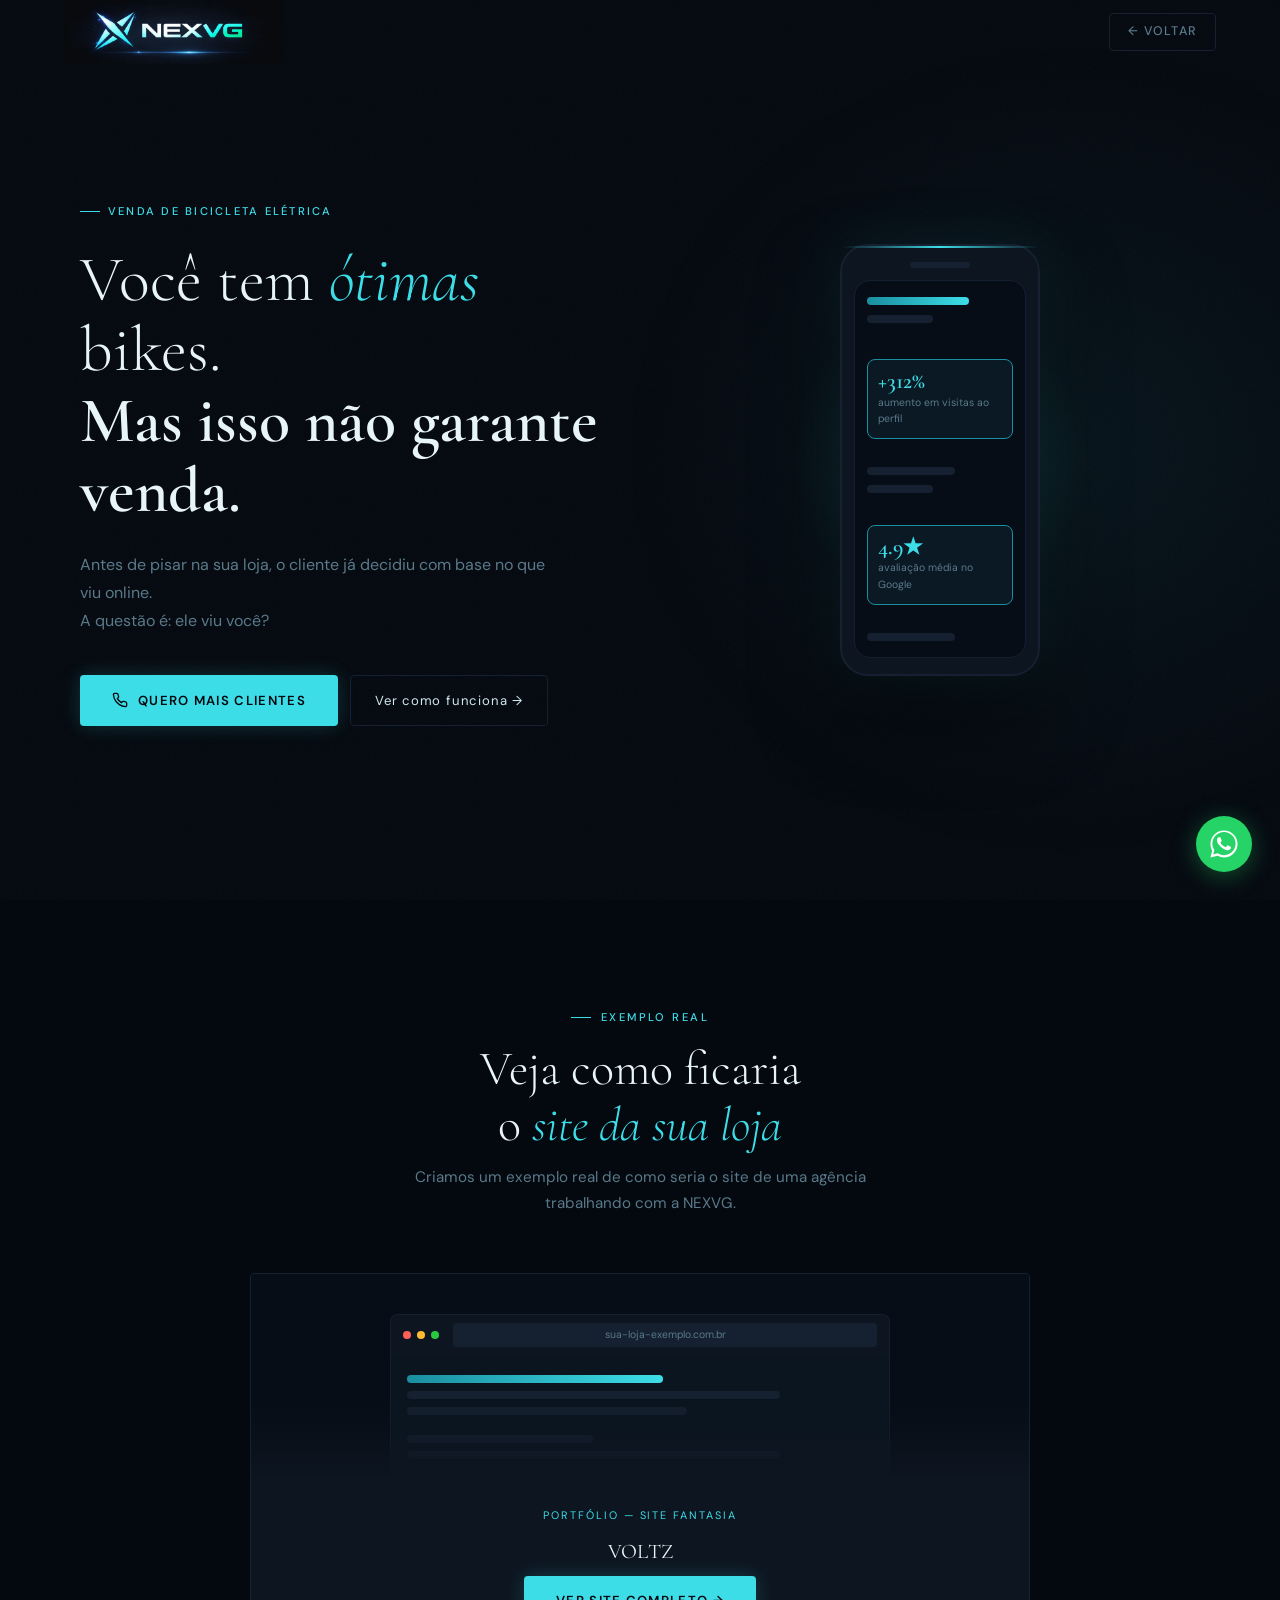
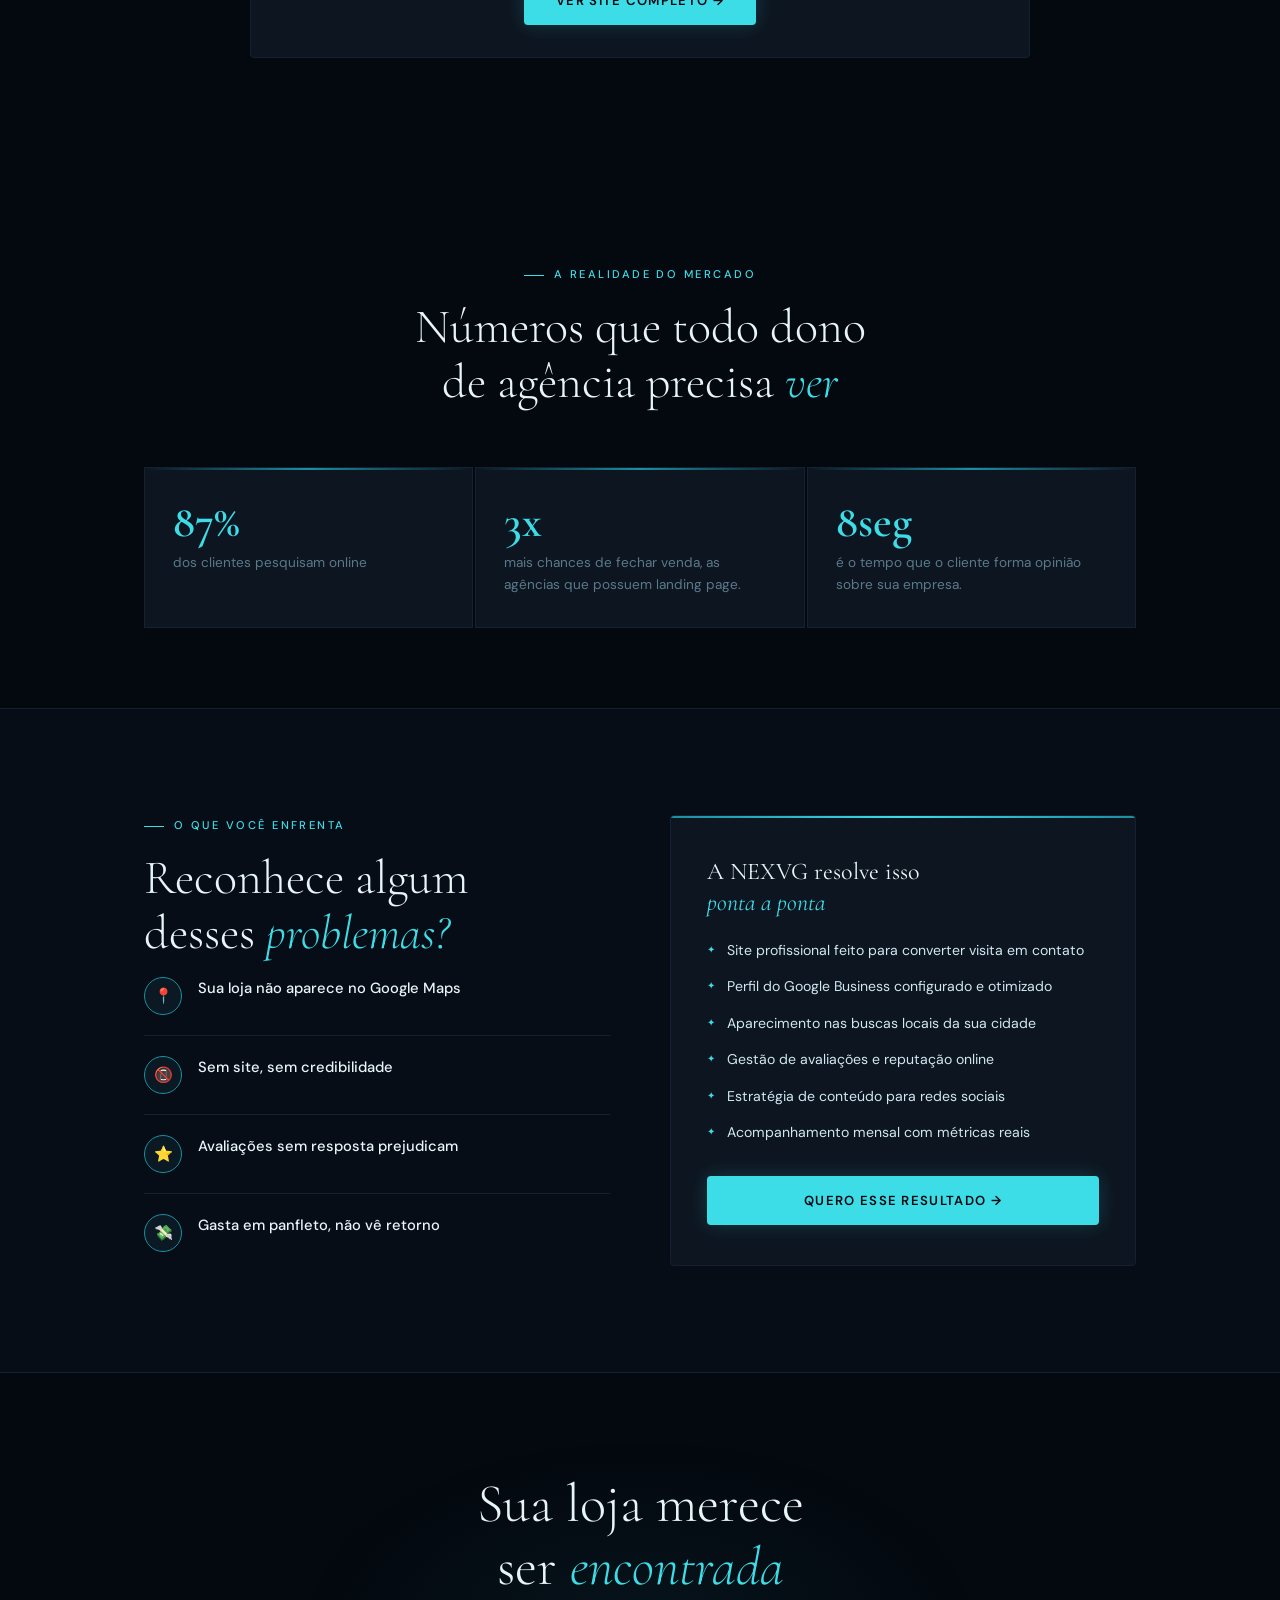
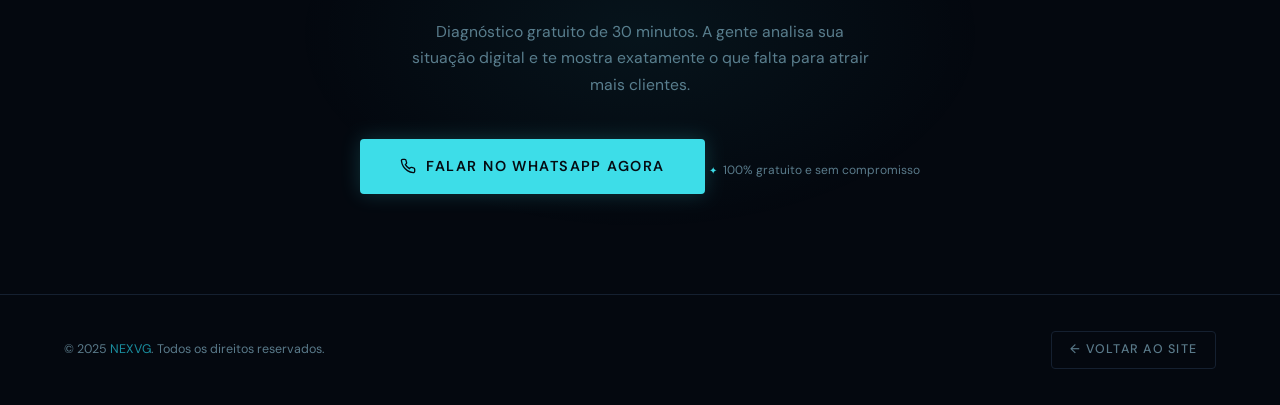
<file: bike-eletrica/index.html>
<!DOCTYPE html>

<html lang="pt-BR">
<head>
  <meta charset="UTF-8" />
  <meta name="viewport" content="width=device-width, initial-scale=1.0" />
  <title>Lojas de Bike Elétrica — NEXVG</title>
  <link rel="preconnect" href="https://fonts.googleapis.com" />
  <link rel="preconnect" href="https://fonts.gstatic.com" crossorigin />
  <link href="https://fonts.googleapis.com/css2?family=Cormorant+Garamond:ital,wght@0,300;0,400;0,600;1,300;1,400&family=DM+Sans:wght@300;400;500&display=swap" rel="stylesheet" />
  <style>
    *, *::before, *::after { box-sizing: border-box; margin: 0; padding: 0; }


:root {
  --black:   #04080f;
  --deep:    #070d16;
  --surface: #0d1520;
  --border:  #152030;
  --cyan:    #3ddde8;
  --cyan-lt: #7eeef5;
  --cyan-dk: #1a8fa0;
  --text:    #d0e8f0;
  --muted:   #5a7a8a;
  --white:   #e8f5f8;
  --radius:  4px;
  --ff-serif: 'Cormorant Garamond', Georgia, serif;
  --ff-sans:  'DM Sans', sans-serif;
  --ease:     cubic-bezier(.16,1,.3,1);
}

html { scroll-behavior: smooth; }

body {
  background: var(--black);
  color: var(--text);
  font-family: var(--ff-sans);
  font-size: 16px;
  line-height: 1.6;
  overflow-x: hidden;
}

body::before {
  content: '';
  position: fixed; inset: 0;
  background-image: url("data:image/svg+xml,%3Csvg viewBox='0 0 256 256' xmlns='http://www.w3.org/2000/svg'%3E%3Cfilter id='n'%3E%3CfeTurbulence type='fractalNoise' baseFrequency='0.9' numOctaves='4' stitchTiles='stitch'/%3E%3C/filter%3E%3Crect width='100%25' height='100%25' filter='url(%23n)' opacity='0.035'/%3E%3C/svg%3E");
  background-size: 200px 200px;
  pointer-events: none;
  z-index: 0;
}

::-webkit-scrollbar { width: 4px; }
::-webkit-scrollbar-track { background: var(--black); }
::-webkit-scrollbar-thumb { background: var(--cyan-dk); }

.reveal { opacity: 0; transform: translateY(28px); transition: opacity .8s var(--ease), transform .8s var(--ease); }
.reveal.visible { opacity: 1; transform: none; }
.reveal-delay-1 { transition-delay: .1s; }
.reveal-delay-2 { transition-delay: .2s; }
.reveal-delay-3 { transition-delay: .3s; }

/* ── HEADER ── */
header {
  position: fixed; top: 0; left: 0; right: 0; z-index: 100;
  padding: 0 5vw;
  display: flex; align-items: center; justify-content: space-between;
  height: 64px;
  transition: background .4s;
}
header.scrolled {
  background: rgba(4,8,15,.9);
  backdrop-filter: blur(12px);
  border-bottom: 1px solid var(--border);
}

.logo {
  text-decoration: none;
  display: flex; align-items: center; gap: 10px;
}
.logo-img { height: 64px; width: auto; object-fit: contain; }
.logo-img-placeholder {
  height: 38px; width: 38px;
  background: var(--border); border: 1px dashed var(--cyan-dk);
  border-radius: var(--radius);
  display: flex; align-items: center; justify-content: center;
  font-size: .5rem; color: var(--cyan-dk); text-transform: uppercase;
}


.back-btn {
  display: inline-flex; align-items: center; gap: 8px;
  font-size: .78rem; font-weight: 500; letter-spacing: .1em;
  text-transform: uppercase; color: var(--muted);
  text-decoration: none;
  border: 1px solid var(--border);
  padding: 8px 18px; border-radius: var(--radius);
  transition: color .25s, border-color .25s;
}
.back-btn:hover { color: var(--cyan); border-color: var(--cyan-dk); }

/* ── HERO ── */
.hero {
  position: relative;
  min-height: 100svh;
  display: flex; align-items: center;
  padding: 100px 5vw 80px;
  overflow: hidden;
}
.hero::before {
  content: '';
  position: absolute; top: 0; right: 0;
  width: 55%; height: 100%;
  background: radial-gradient(ellipse at 70% 50%, rgba(61,221,232,.06) 0%, transparent 65%);
  pointer-events: none;
}
.hero-grid {
  position: relative; z-index: 1;
  display: grid; grid-template-columns: 1fr 1fr;
  gap: 80px; align-items: center;
  max-width: 1120px; margin: 0 auto; width: 100%;
}

.hero-tag {
  display: inline-flex; align-items: center; gap: 8px;
  font-size: .7rem; font-weight: 500; letter-spacing: .2em;
  text-transform: uppercase; color: var(--cyan);
  margin-bottom: 24px;
}
.hero-tag::before { content: ''; display: block; width: 20px; height: 1px; background: var(--cyan); }

.hero h1 {
  font-family: var(--ff-serif);
  font-size: clamp(2.4rem, 5vw, 4rem);
  font-weight: 300; line-height: 1.1;
  color: var(--white); margin-bottom: 24px;
}
.hero h1 em { font-style: italic; color: var(--cyan); }
.hero h1 strong { font-weight: 600; }

.hero-sub {
  font-size: 1rem; color: var(--muted);
  line-height: 1.75; margin-bottom: 40px;
  max-width: 480px;
}

.hero-actions { display: flex; gap: 12px; flex-wrap: wrap; }

.btn-primary {
  display: inline-flex; align-items: center; gap: 10px;
  background: var(--cyan); color: #04080f;
  font-family: var(--ff-sans); font-size: .82rem;
  font-weight: 600; letter-spacing: .1em; text-transform: uppercase;
  padding: 14px 32px; border-radius: var(--radius);
  text-decoration: none; border: none; cursor: pointer;
  transition: background .25s, transform .2s, box-shadow .25s;
  box-shadow: 0 0 20px rgba(61,221,232,.2);
}
.btn-primary:hover { background: var(--cyan-lt); transform: translateY(-2px); box-shadow: 0 0 32px rgba(61,221,232,.4); }

.btn-ghost {
  display: inline-flex; align-items: center; gap: 8px;
  background: transparent; color: var(--text);
  font-family: var(--ff-sans); font-size: .82rem;
  font-weight: 400; letter-spacing: .06em;
  padding: 14px 24px; border-radius: var(--radius);
  text-decoration: none; border: 1px solid var(--border);
  transition: border-color .25s, color .25s;
}
.btn-ghost:hover { border-color: var(--cyan-dk); color: var(--cyan); }

/* Phone mockup */
.hero-visual {
  display: flex; align-items: center; justify-content: center;
  position: relative;
}
.phone-wrap {
  position: relative;
  animation: float 4s ease-in-out infinite;
}
@keyframes float { 0%,100% { transform: translateY(0); } 50% { transform: translateY(-12px); } }

.phone {
  width: 200px;
  background: var(--surface);
  border: 2px solid var(--border);
  border-radius: 28px;
  padding: 16px 12px;
  position: relative;
  box-shadow: 0 0 60px rgba(61,221,232,.08), 0 40px 80px rgba(0,0,0,.5);
}
.phone::before {
  content: '';
  position: absolute; top: 0; left: 0; right: 0;
  height: 2px; border-radius: 2px 2px 0 0;
  background: linear-gradient(90deg, transparent, var(--cyan), transparent);
}
.phone-notch {
  width: 60px; height: 6px;
  background: var(--border); border-radius: 3px;
  margin: 0 auto 12px;
}
.phone-screen {
  background: var(--deep);
  border-radius: 16px;
  padding: 16px 12px;
  min-height: 320px;
  border: 1px solid var(--border);
  display: flex; flex-direction: column; gap: 10px;
}
.phone-bar {
  height: 8px; border-radius: 4px;
  background: var(--border);
}
.phone-bar.cyan { background: linear-gradient(90deg, var(--cyan-dk), var(--cyan)); width: 70%; }
.phone-bar.short { width: 45%; }
.phone-bar.med { width: 60%; }

.phone-stat {
  background: rgba(61,221,232,.06);
  border: 1px solid var(--cyan-dk);
  border-radius: 8px;
  padding: 10px;
  margin-top: 4px;
}
.phone-stat-num {
  font-family: var(--ff-serif);
  font-size: 1.4rem; font-weight: 600;
  color: var(--cyan); line-height: 1;
}
.phone-stat-label { font-size: .65rem; color: var(--muted); margin-top: 2px; }

.phone-glow {
  position: absolute;
  width: 300px; height: 300px;
  background: radial-gradient(circle, rgba(61,221,232,.12) 0%, transparent 70%);
  top: 50%; left: 50%; transform: translate(-50%, -50%);
  pointer-events: none;
  border-radius: 50%;
}

/* ── CONTAINER / SECTION ── */
.container { max-width: 1120px; margin: 0 auto; padding: 0 5vw; }
.section-pad { padding: 100px 0; position: relative; z-index: 1; }

.section-label {
  display: inline-flex; align-items: center; gap: 10px;
  font-size: .7rem; font-weight: 500; letter-spacing: .22em;
  text-transform: uppercase; color: var(--cyan); margin-bottom: 16px;
}
.section-label::before { content: ''; display: block; width: 20px; height: 1px; background: var(--cyan); }

.section-title {
  font-family: var(--ff-serif);
  font-size: clamp(1.8rem, 4vw, 3rem);
  font-weight: 300; line-height: 1.15; color: var(--white); margin-bottom: 16px;
}
.section-title em { font-style: italic; color: var(--cyan); }

.divider { border: none; border-top: 1px solid var(--border); margin: 0; }

/* ── DOR / REALIDADE ── */
.pain-grid {
  display: grid; grid-template-columns: repeat(3, 1fr);
  gap: 2px; margin-top: 56px;
}
.pain-card {
  background: var(--surface); border: 1px solid var(--border);
  padding: 32px 28px; position: relative; overflow: hidden;
}
.pain-card::before {
  content: '';
  position: absolute; top: 0; left: 0; right: 0; height: 2px;
  background: linear-gradient(90deg, transparent, var(--cyan-dk), transparent);
}
.pain-num {
  font-family: var(--ff-serif); font-size: 2.8rem; font-weight: 600;
  color: var(--cyan); line-height: 1; margin-bottom: 8px;
}
.pain-label { font-size: .85rem; color: var(--muted); line-height: 1.55; }

/* ── PROBLEMAS ── */
.problems-bg { background: var(--deep); }
.problems-grid {
  display: grid; grid-template-columns: 1fr 1fr;
  gap: 60px; align-items: center; margin-top: 0;
}
.problem-list { list-style: none; display: flex; flex-direction: column; gap: 0; }
.problem-item {
  display: flex; align-items: flex-start; gap: 16px;
  padding: 20px 0; border-bottom: 1px solid var(--border);
}
.problem-item:first-child { padding-top: 0; }
.problem-item:last-child { border-bottom: none; }
.p-icon {
  width: 38px; height: 38px; flex-shrink: 0;
  background: rgba(61,221,232,.06); border: 1px solid var(--cyan-dk);
  border-radius: 50%; display: flex; align-items: center; justify-content: center;
  font-size: .95rem;
}
.p-title { font-size: .92rem; font-weight: 500; color: var(--white); margin-bottom: 3px; }
.p-desc { font-size: .81rem; color: var(--muted); line-height: 1.55; }

.solution-box {
  background: var(--surface); border: 1px solid var(--border);
  border-radius: var(--radius); padding: 40px 36px; position: relative; overflow: hidden;
}
.solution-box::before {
  content: '';
  position: absolute; top: 0; left: 0; right: 0; height: 2px;
  background: linear-gradient(90deg, var(--cyan-dk), var(--cyan), var(--cyan-dk));
}
.solution-title {
  font-family: var(--ff-serif); font-size: 1.5rem; font-weight: 400;
  color: var(--white); margin-bottom: 20px; line-height: 1.3;
}
.solution-title em { font-style: italic; color: var(--cyan); }
.solution-items { display: flex; flex-direction: column; gap: 14px; }
.solution-item { display: flex; align-items: center; gap: 12px; font-size: .88rem; color: var(--text); }
.solution-item::before { content: '✦'; color: var(--cyan); font-size: .65rem; flex-shrink: 0; }

/* ── PORTFOLIO PREVIEW ── */
.portfolio-section { text-align: center; }
.portfolio-card {
  max-width: 780px; margin: 56px auto 0;
  background: var(--surface); border: 1px solid var(--border);
  border-radius: var(--radius); overflow: hidden; position: relative;
}
.portfolio-card::before {
  content: '';
  position: absolute; top: 0; left: 0; right: 0; height: 2px;
  background: linear-gradient(90deg, transparent, var(--cyan), transparent);
}
.portfolio-preview {
  background: var(--deep);
  padding: 40px 32px 0;
  position: relative; overflow: hidden;
  min-height: 200px;
  display: flex; align-items: flex-end; justify-content: center;
}
.portfolio-preview::after {
  content: '';
  position: absolute; bottom: 0; left: 0; right: 0; height: 80px;
  background: linear-gradient(transparent, var(--surface));
}

/* fake browser */
.fake-browser {
  width: 100%; max-width: 500px;
  background: #0a1520; border-radius: 8px 8px 0 0;
  border: 1px solid var(--border); border-bottom: none;
  overflow: hidden;
}
.fake-browser-bar {
  background: var(--surface); padding: 8px 12px;
  display: flex; align-items: center; gap: 6px;
}
.fake-dot { width: 8px; height: 8px; border-radius: 50%; }
.fake-dot:nth-child(1) { background: #ff5f57; }
.fake-dot:nth-child(2) { background: #febc2e; }
.fake-dot:nth-child(3) { background: #28c840; }
.fake-url {
  flex: 1; background: var(--border); border-radius: 4px;
  padding: 4px 10px; font-size: .65rem; color: var(--muted);
  margin-left: 8px;
}
.fake-content { padding: 20px 16px; display: flex; flex-direction: column; gap: 8px; }
.fake-row { height: 8px; border-radius: 4px; background: var(--border); }
.fake-row.cyan { background: linear-gradient(90deg, var(--cyan-dk), var(--cyan)); width: 55%; }
.fake-row.w80 { width: 80%; }
.fake-row.w60 { width: 60%; }
.fake-row.w40 { width: 40%; }

.portfolio-info { padding: 28px 32px 32px; }
.portfolio-tag {
  font-size: .68rem; letter-spacing: .18em; text-transform: uppercase;
  color: var(--cyan); margin-bottom: 10px;
}
.portfolio-name {
  font-family: var(--ff-serif); font-size: 1.3rem; font-weight: 400;
  color: var(--white); margin-bottom: 8px;
}
.portfolio-desc { font-size: .84rem; color: var(--muted); margin-bottom: 24px; line-height: 1.6; }

/* ── CTA ── */
.cta-section {
  text-align: center; padding: 100px 5vw;
  position: relative; overflow: hidden;
}
.cta-section::before {
  content: '';
  position: absolute; top: 50%; left: 50%;
  transform: translate(-50%, -50%);
  width: 700px; height: 400px;
  background: radial-gradient(ellipse, rgba(61,221,232,.06) 0%, transparent 70%);
  pointer-events: none;
}
.cta-title {
  font-family: var(--ff-serif);
  font-size: clamp(2rem, 4.5vw, 3.4rem);
  font-weight: 300; color: var(--white); line-height: 1.15;
  margin-bottom: 20px; position: relative;
}
.cta-title em { font-style: italic; color: var(--cyan); }
.cta-sub { font-size: .98rem; color: var(--muted); max-width: 460px; margin: 0 auto 40px; line-height: 1.7; }
.cta-note {
  display: inline-flex; align-items: center; gap: 6px;
  font-size: .75rem; color: var(--muted); margin-top: 16px;
}
.cta-note::before { content: '✦'; color: var(--cyan); font-size: .6rem; }

/* ── FOOTER ── */
footer {
  border-top: 1px solid var(--border);
  padding: 36px 5vw;
  display: flex; align-items: center; justify-content: space-between;
  flex-wrap: wrap; gap: 16px;
}
.footer-copy { font-size: .78rem; color: var(--muted); }
.footer-copy span { color: var(--cyan-dk); }

/* ── WHATSAPP FLOAT ── */
.whatsapp-float {
  position: fixed; bottom: 28px; right: 28px; z-index: 200;
  width: 56px; height: 56px; background: #25D366; border-radius: 50%;
  display: flex; align-items: center; justify-content: center;
  box-shadow: 0 4px 24px rgba(37,211,102,.35);
  text-decoration: none;
  transition: transform .2s, box-shadow .2s;
  animation: waPop .6s var(--ease) 1s both;
}
@keyframes waPop { from { transform: scale(0); } to { transform: scale(1); } }
.whatsapp-float:hover { transform: scale(1.08); box-shadow: 0 6px 32px rgba(37,211,102,.5); }
.whatsapp-float svg { width: 28px; height: 28px; fill: white; }

/* ── MODAL ── */
.modal-overlay {
  position: fixed; inset: 0; z-index: 300;
  background: rgba(4,8,15,.85);
  backdrop-filter: blur(8px);
  display: flex; align-items: center; justify-content: center;
  padding: 20px;
  opacity: 0; pointer-events: none;
  transition: opacity .4s var(--ease);
}
.modal-overlay.open { opacity: 1; pointer-events: all; }

.modal {
  background: var(--surface);
  border: 1px solid var(--border);
  border-radius: 8px;
  padding: 48px 40px;
  max-width: 480px; width: 100%;
  text-align: center;
  position: relative;
  transform: translateY(20px) scale(.97);
  transition: transform .4s var(--ease);
}
.modal-overlay.open .modal { transform: none; }

.modal::before {
  content: '';
  position: absolute; top: 0; left: 0; right: 0; height: 2px; border-radius: 2px 2px 0 0;
  background: linear-gradient(90deg, transparent, var(--cyan), transparent);
}

.modal-icon { font-size: 2.5rem; margin-bottom: 16px; }

.modal-title {
  font-family: var(--ff-serif);
  font-size: 1.8rem; font-weight: 300;
  color: var(--white); line-height: 1.2; margin-bottom: 12px;
}
.modal-title em { font-style: italic; color: var(--cyan); }

.modal-sub { font-size: .9rem; color: var(--muted); line-height: 1.65; margin-bottom: 32px; }

.modal-actions { display: flex; flex-direction: column; gap: 10px; }

.modal-wa {
  display: inline-flex; align-items: center; justify-content: center; gap: 10px;
  background: #25D366; color: white;
  font-family: var(--ff-sans); font-size: .85rem;
  font-weight: 600; letter-spacing: .08em; text-transform: uppercase;
  padding: 14px 28px; border-radius: var(--radius);
  text-decoration: none; border: none; cursor: pointer;
  transition: background .25s, transform .2s;
}
.modal-wa:hover { background: #1fba58; transform: translateY(-1px); }
.modal-wa svg { width: 18px; height: 18px; fill: white; }

.modal-close {
  background: transparent; border: 1px solid var(--border);
  color: var(--muted); font-family: var(--ff-sans);
  font-size: .8rem; letter-spacing: .08em; text-transform: uppercase;
  padding: 12px 28px; border-radius: var(--radius);
  cursor: pointer; transition: color .25s, border-color .25s;
}
.modal-close:hover { color: var(--text); border-color: var(--muted); }

.modal-x {
  position: absolute; top: 16px; right: 16px;
  background: none; border: none; cursor: pointer;
  color: var(--muted); font-size: 1.2rem; line-height: 1;
  transition: color .2s;
}
.modal-x:hover { color: var(--text); }

/* ── RESPONSIVE ── */
@media (max-width: 900px) {
  .hero-grid { grid-template-columns: 1fr; gap: 48px; }
  .hero-visual { display: none; }
  .pain-grid { grid-template-columns: 1fr 1fr; }
  .problems-grid { grid-template-columns: 1fr; gap: 40px; }
}
@media (max-width: 600px) {
  .pain-grid { grid-template-columns: 1fr; }
  .modal { padding: 36px 24px; }
  .portfolio-info { padding: 20px 20px 24px; }
}


  </style>
</head>
<body>

  <!-- ══ HEADER ══ -->

  <header id="header">
    <a class="logo" href="index.html">
      <img class="logo-img" src="logo.jpg" alt="NEXVG"
           onerror="this.style.display='none';this.nextElementSibling.style.display='flex';" />
      <div class="logo-img-placeholder" style="display:none;">Logo</div>
      
    </a>
    <a href="https://nexvg.com.br" class="back-btn">← Voltar</a>
  </header>

  <!-- ══ HERO ══ -->

  <section class="hero">
    <div class="hero-grid">
      <div>
        <div class="hero-tag reveal">Venda de Bicicleta Elétrica</div>
        <h1 class="reveal reveal-delay-1">
          Você tem <em>ótimas</em><br />
          bikes.<br />
          <strong>Mas isso não garante venda.</strong>
        </h1>
        <p class="hero-sub reveal reveal-delay-2">
          Antes de pisar na sua loja, o cliente já decidiu com base no que viu online.<br>
          A questão é: ele viu você?
        </p>
        <div class="hero-actions reveal reveal-delay-3">
          <a href="https://wa.me/5521994849234?text=Olá!%20Tenho%20uma%20assistência%20técnica%20e%20quero%20um%20diagnóstico%20gratuito." target="_blank" class="btn-primary">
            <svg viewBox="0 0 24 24" fill="none" stroke="currentColor" stroke-width="2" width="16" height="16"><path d="M22 16.92v3a2 2 0 01-2.18 2 19.79 19.79 0 01-8.63-3.07 19.5 19.5 0 01-6-6A19.79 19.79 0 012.12 4.18 2 2 0 014.11 2h3a2 2 0 012 1.72c.127.96.361 1.903.7 2.81a2 2 0 01-.45 2.11L8.09 9.91a16 16 0 006 6l1.27-1.27a2 2 0 012.11-.45c.907.339 1.85.573 2.81.7A2 2 0 0122 16.92z"/></svg>
            Quero Mais Clientes
          </a>
          <a href="#problemas" class="btn-ghost">Ver como funciona →</a>
        </div>
      </div>
      <div class="hero-visual reveal reveal-delay-2">
        <div class="phone-glow"></div>
        <div class="phone-wrap">
          <div class="phone">
            <div class="phone-notch"></div>
            <div class="phone-screen">
              <div class="phone-bar cyan"></div>
              <div class="phone-bar short"></div>
              <div style="height:12px;"></div>
              <div class="phone-stat">
                <div class="phone-stat-num">+312%</div>
                <div class="phone-stat-label">aumento em visitas ao perfil</div>
              </div>
              <div style="height:8px;"></div>
              <div class="phone-bar med"></div>
              <div class="phone-bar short"></div>
              <div style="height:8px;"></div>
              <div class="phone-stat">
                <div class="phone-stat-num">4.9★</div>
                <div class="phone-stat-label">avaliação média no Google</div>
              </div>
              <div style="height:8px;"></div>
              <div class="phone-bar w60" style="width:60%;height:8px;border-radius:4px;background:var(--border);"></div>
            </div>
          </div>
        </div>
      </div>
    </div>
  </section>
  <!-- ══ PORTFÓLIO PREVIEW ══ -->

  <section class="section-pad portfolio-section">
    <div class="container">
      <span class="section-label reveal" style="justify-content:center;">Exemplo Real</span>
      <h2 class="section-title reveal reveal-delay-1" style="max-width:520px;margin:0 auto;">
        Veja como ficaria<br />o <em>site da sua loja</em>
      </h2>
      <p style="font-size:.95rem;color:var(--muted);max-width:460px;margin:12px auto 0;line-height:1.7;" class="reveal reveal-delay-2">
        Criamos um exemplo real de como seria o site de uma agência trabalhando com a NEXVG.
      </p>


  <div class="portfolio-card reveal reveal-delay-2">
    <div class="portfolio-preview">
      <div class="fake-browser">
        <div class="fake-browser-bar">
          <div class="fake-dot"></div>
          <div class="fake-dot"></div>
          <div class="fake-dot"></div>
          <div class="fake-url">sua-loja-exemplo.com.br</div>
        </div>
        <div class="fake-content">
          <div class="fake-row cyan"></div>
          <div class="fake-row w80"></div>
          <div class="fake-row w60"></div>
          <div style="height:4px;"></div>
          <div class="fake-row w40"></div>
          <div class="fake-row w80"></div>
        </div>
      </div>
    </div>
    <div class="portfolio-info">
      <div class="portfolio-tag">Portfólio — Site Fantasia</div>
      <div class="portfolio-name">VOLTZ</div>
     
      <a href="/bike-eletrica/voltz/index.html" class="btn-primary" id="portfolioBtn">
        Ver site completo →
      </a>
    </div>
  </div>
</div>


  </section>
  <!-- ══ NÚMEROS ══ -->

  <section class="section-pad" style="padding-bottom:0;">
    <div class="container">
      <div style="text-align:center;margin-bottom:0;">
        <span class="section-label reveal" style="justify-content:center;">A Realidade do Mercado</span>
        <h2 class="section-title reveal reveal-delay-1" style="max-width:560px;margin:0 auto;">
          Números que todo dono<br />de agência precisa <em>ver</em>
        </h2>
      </div>
      <div class="pain-grid">
        <div class="pain-card reveal">
          <div class="pain-num">87%</div>
          <div class="pain-label">dos clientes pesquisam online</div>
        </div>
        <div class="pain-card reveal reveal-delay-1">
          <div class="pain-num">3x</div>
          <div class="pain-label">mais chances de fechar venda, as agências que possuem landing page.</div>
        </div>
        <div class="pain-card reveal reveal-delay-2">
          <div class="pain-num">8seg</div>
          <div class="pain-label">é o tempo que o cliente forma opinião sobre sua empresa.</div>
        </div>
      </div>
    </div>
  </section>

  <hr class="divider" style="margin-top:80px;" />

  <!-- ══ PROBLEMAS / SOLUÇÃO ══ -->

  <section id="problemas" class="section-pad problems-bg">
    <div class="container">
      <div class="problems-grid">
        <div>
          <span class="section-label reveal">O Que Você Enfrenta</span>
          <h2 class="section-title reveal reveal-delay-1">
            Reconhece algum<br />desses <em>problemas?</em>
          </h2>
          <ul class="problem-list">
            <li class="problem-item reveal">
              <div class="p-icon">📍</div>
              <div>
                <div class="p-title">Sua loja não aparece no Google Maps</div>
                
            </li>
            <li class="problem-item reveal reveal-delay-1">
              <div class="p-icon">📵</div>
              <div>
                <div class="p-title">Sem site, sem credibilidade</div>
                
            </li>
            <li class="problem-item reveal reveal-delay-2">
              <div class="p-icon">⭐</div>
              <div>
                <div class="p-title">Avaliações sem resposta prejudicam</div>
                
            </li>
            <li class="problem-item reveal reveal-delay-3">
              <div class="p-icon">💸</div>
              <div>
                <div class="p-title">Gasta em panfleto, não vê retorno</div>
                
            </li>
          </ul>
        </div>
        <div class="reveal reveal-delay-1">
          <div class="solution-box">
            <div class="solution-title">
              A NEXVG resolve isso<br /><em>ponta a ponta</em>
            </div>
            <div class="solution-items">
              <div class="solution-item">Site profissional feito para converter visita em contato</div>
              <div class="solution-item">Perfil do Google Business configurado e otimizado</div>
              <div class="solution-item">Aparecimento nas buscas locais da sua cidade</div>
              <div class="solution-item">Gestão de avaliações e reputação online</div>
              <div class="solution-item">Estratégia de conteúdo para redes sociais</div>
              <div class="solution-item">Acompanhamento mensal com métricas reais</div>
            </div>
            <div style="margin-top:32px;">
              <a href="https://wa.me/5521994849234?text=Olá!%20Tenho%20uma%20assistência%20técnica%20e%20quero%20saber%20mais." target="_blank" class="btn-primary" style="width:100%;justify-content:center;">
                Quero esse resultado →
              </a>
            </div>
          </div>
        </div>
      </div>
    </div>
  </section>

  <hr class="divider" />



  <!-- ══ CTA FINAL ══ -->

  <section class="cta-section">
    <div class="container">
      <h2 class="cta-title reveal">
        Sua loja merece<br />ser <em>encontrada</em>
      </h2>
      <p class="cta-sub reveal reveal-delay-1">
        Diagnóstico gratuito de 30 minutos. A gente analisa sua situação digital e te mostra exatamente o que falta para atrair mais clientes.
      </p>
      <div class="reveal reveal-delay-2">
        <a href="https://wa.me/5521994849234?text=Olá!%20Tenho%20uma%20assistência%20técnica%20e%20quero%20o%20diagnóstico%20gratuito." target="_blank" class="btn-primary" style="font-size:.9rem;padding:16px 40px;">
          <svg viewBox="0 0 24 24" fill="none" stroke="currentColor" stroke-width="2" width="16" height="16"><path d="M22 16.92v3a2 2 0 01-2.18 2 19.79 19.79 0 01-8.63-3.07 19.5 19.5 0 01-6-6A19.79 19.79 0 012.12 4.18 2 2 0 014.11 2h3a2 2 0 012 1.72c.127.96.361 1.903.7 2.81a2 2 0 01-.45 2.11L8.09 9.91a16 16 0 006 6l1.27-1.27a2 2 0 012.11-.45c.907.339 1.85.573 2.81.7A2 2 0 0122 16.92z"/></svg>
          Falar no WhatsApp agora
        </a>
        <p class="cta-note">100% gratuito e sem compromisso</p>
      </div>
    </div>
  </section>

  <!-- ══ FOOTER ══ -->

  <footer>
    <p class="footer-copy">© 2025 <span>NEXVG</span>. Todos os direitos reservados.</p>
    <a href="index.html" class="back-btn">← Voltar ao site</a>
  </footer>

  <!-- ══ WHATSAPP FLOAT ══ -->

  <a class="whatsapp-float" href="https://wa.me/5521994849234?text=Olá!%20Vim%20pela%20página%20de%20assistência%20técnica%20e%20quero%20saber%20mais." target="_blank" aria-label="WhatsApp">
    <svg viewBox="0 0 32 32" xmlns="http://www.w3.org/2000/svg">
      <path d="M16 .5C7.44.5.5 7.44.5 16c0 2.76.71 5.35 1.95 7.6L.5 31.5l8.18-1.93A15.44 15.44 0 0016 31.5C24.56 31.5 31.5 24.56 31.5 16S24.56.5 16 .5zm0 28.3a13.24 13.24 0 01-6.74-1.84l-.48-.29-5.01 1.18 1.2-4.87-.31-.5A13.25 13.25 0 1116 28.8zm7.27-9.93c-.4-.2-2.35-1.16-2.71-1.29-.36-.14-.63-.2-.89.2-.26.39-1.02 1.29-1.25 1.56-.23.27-.46.3-.86.1-.4-.2-1.68-.62-3.2-1.98-1.18-1.05-1.98-2.35-2.21-2.74-.23-.4-.02-.61.17-.81.18-.18.4-.46.6-.7.2-.22.26-.39.4-.65.13-.26.07-.49-.03-.69-.1-.2-.9-2.16-1.23-2.96-.32-.78-.65-.67-.89-.68l-.75-.01c-.26 0-.69.1-1.05.49-.36.4-1.38 1.35-1.38 3.3s1.41 3.83 1.61 4.09c.2.26 2.78 4.24 6.73 5.95.94.41 1.67.65 2.24.83.94.3 1.8.26 2.47.16.75-.11 2.35-.96 2.68-1.89.33-.92.33-1.71.23-1.88-.1-.16-.36-.26-.76-.46z"/>
    </svg>
  </a>

  <!-- ══ MODAL ══ -->

  <div class="modal-overlay" id="modalOverlay">
    <div class="modal" role="dialog" aria-modal="true">
      <button class="modal-x" id="modalX" aria-label="Fechar">✕</button>
      <div class="modal-icon">📲</div>
      <h3 class="modal-title">
        Sua empresa merece<br />esse <em>upgrade</em>
      </h3>
      <p class="modal-sub">
        Antes de ir embora — você já sabe que seus concorrentes estão sendo encontrados no Google agora. Um diagnóstico gratuito pode mudar isso essa semana.
      </p>
      <div class="modal-actions">
        <a href="https://wa.me/5521994849234?text=Olá!%20Vi%20a%20página%20de%20assistência%20técnica%20e%20quero%20o%20diagnóstico%20gratuito." target="_blank" class="modal-wa">
          <svg viewBox="0 0 32 32" xmlns="http://www.w3.org/2000/svg">
            <path d="M16 .5C7.44.5.5 7.44.5 16c0 2.76.71 5.35 1.95 7.6L.5 31.5l8.18-1.93A15.44 15.44 0 0016 31.5C24.56 31.5 31.5 24.56 31.5 16S24.56.5 16 .5zm0 28.3a13.24 13.24 0 01-6.74-1.84l-.48-.29-5.01 1.18 1.2-4.87-.31-.5A13.25 13.25 0 1116 28.8zm7.27-9.93c-.4-.2-2.35-1.16-2.71-1.29-.36-.14-.63-.2-.89.2-.26.39-1.02 1.29-1.25 1.56-.23.27-.46.3-.86.1-.4-.2-1.68-.62-3.2-1.98-1.18-1.05-1.98-2.35-2.21-2.74-.23-.4-.02-.61.17-.81.18-.18.4-.46.6-.7.2-.22.26-.39.4-.65.13-.26.07-.49-.03-.69-.1-.2-.9-2.16-1.23-2.96-.32-.78-.65-.67-.89-.68l-.75-.01c-.26 0-.69.1-1.05.49-.36.4-1.38 1.35-1.38 3.3s1.41 3.83 1.61 4.09c.2.26 2.78 4.24 6.73 5.95.94.41 1.67.65 2.24.83.94.3 1.8.26 2.47.16.75-.11 2.35-.96 2.68-1.89.33-.92.33-1.71.23-1.88-.1-.16-.36-.26-.76-.46z"/>
          </svg>
          Quero o diagnóstico gratuito
        </a>
        <button class="modal-close" id="modalClose">Agora não</button>
      </div>
    </div>
  </div>

  <script>
    // ── Header scroll
    const header = document.getElementById('header');
    window.addEventListener('scroll', () => {
      header.classList.toggle('scrolled', window.scrollY > 40);
    });

    // ── Reveal on scroll
    const reveals = document.querySelectorAll('.reveal');
    const observer = new IntersectionObserver((entries) => {
      entries.forEach(e => {
        if (e.isIntersecting) { e.target.classList.add('visible'); observer.unobserve(e.target); }
      });
    }, { threshold: 0.12 });
    reveals.forEach(el => observer.observe(el));
    setTimeout(() => {
      document.querySelectorAll('.hero .reveal').forEach(el => el.classList.add('visible'));
    }, 100);

    // ── Modal — dispara quando usuário tenta sair (mouse sai pelo topo)
    const modalOverlay = document.getElementById('modalOverlay');
    let modalShown = false;

    function showModal() {
      if (modalShown) return;
      modalShown = true;
      modalOverlay.classList.add('open');
      document.body.style.overflow = 'hidden';
    }

    function hideModal() {
      modalOverlay.classList.remove('open');
      document.body.style.overflow = '';
    }

    // Detecta mouse saindo pelo topo da janela (exit intent)
    document.addEventListener('mouseleave', (e) => {
      if (e.clientY <= 0) showModal();
    });

    // Também dispara no botão voltar (popstate)
    history.pushState(null, '', location.href);
    window.addEventListener('popstate', () => {
      showModal();
      history.pushState(null, '', location.href);
    });

    document.getElementById('modalClose').addEventListener('click', hideModal);
    document.getElementById('modalX').addEventListener('click', hideModal);
    modalOverlay.addEventListener('click', (e) => {
      if (e.target === modalOverlay) hideModal();
    });
  </script>

</body>
</html>
</file>
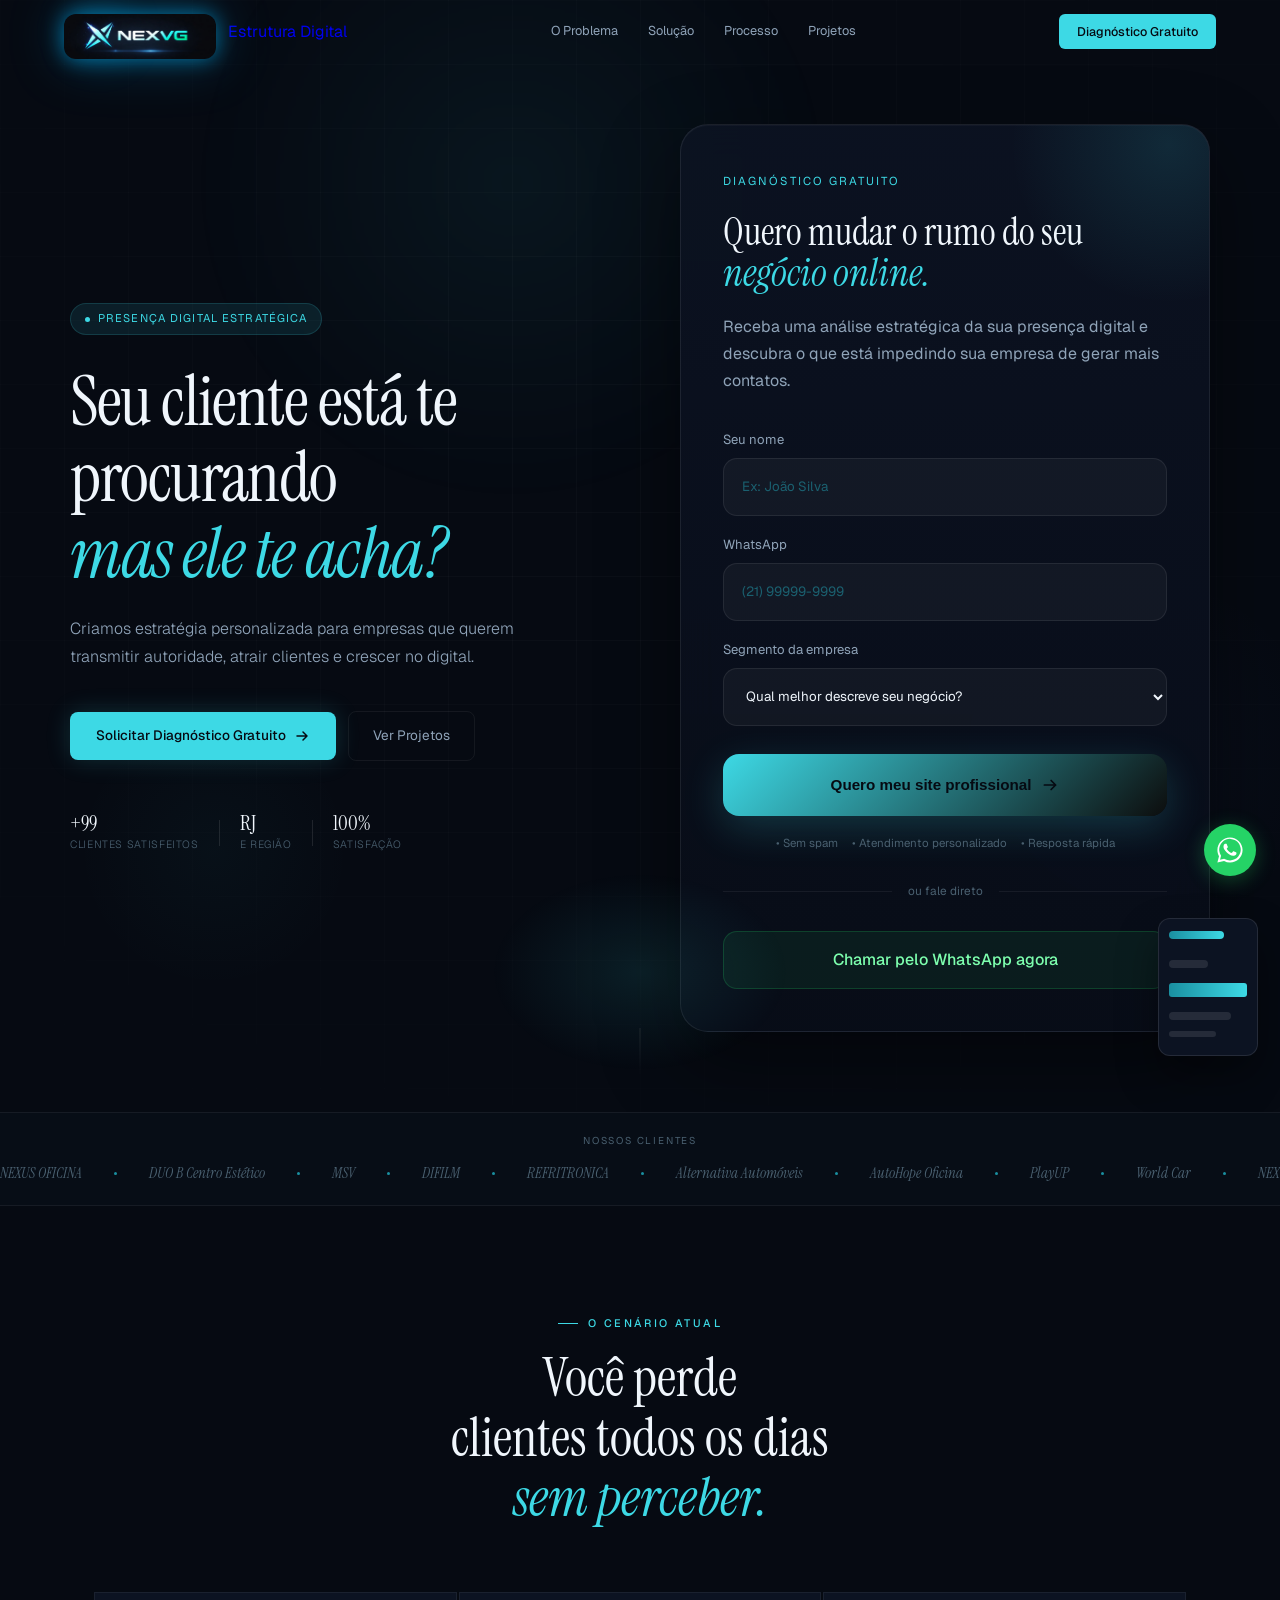
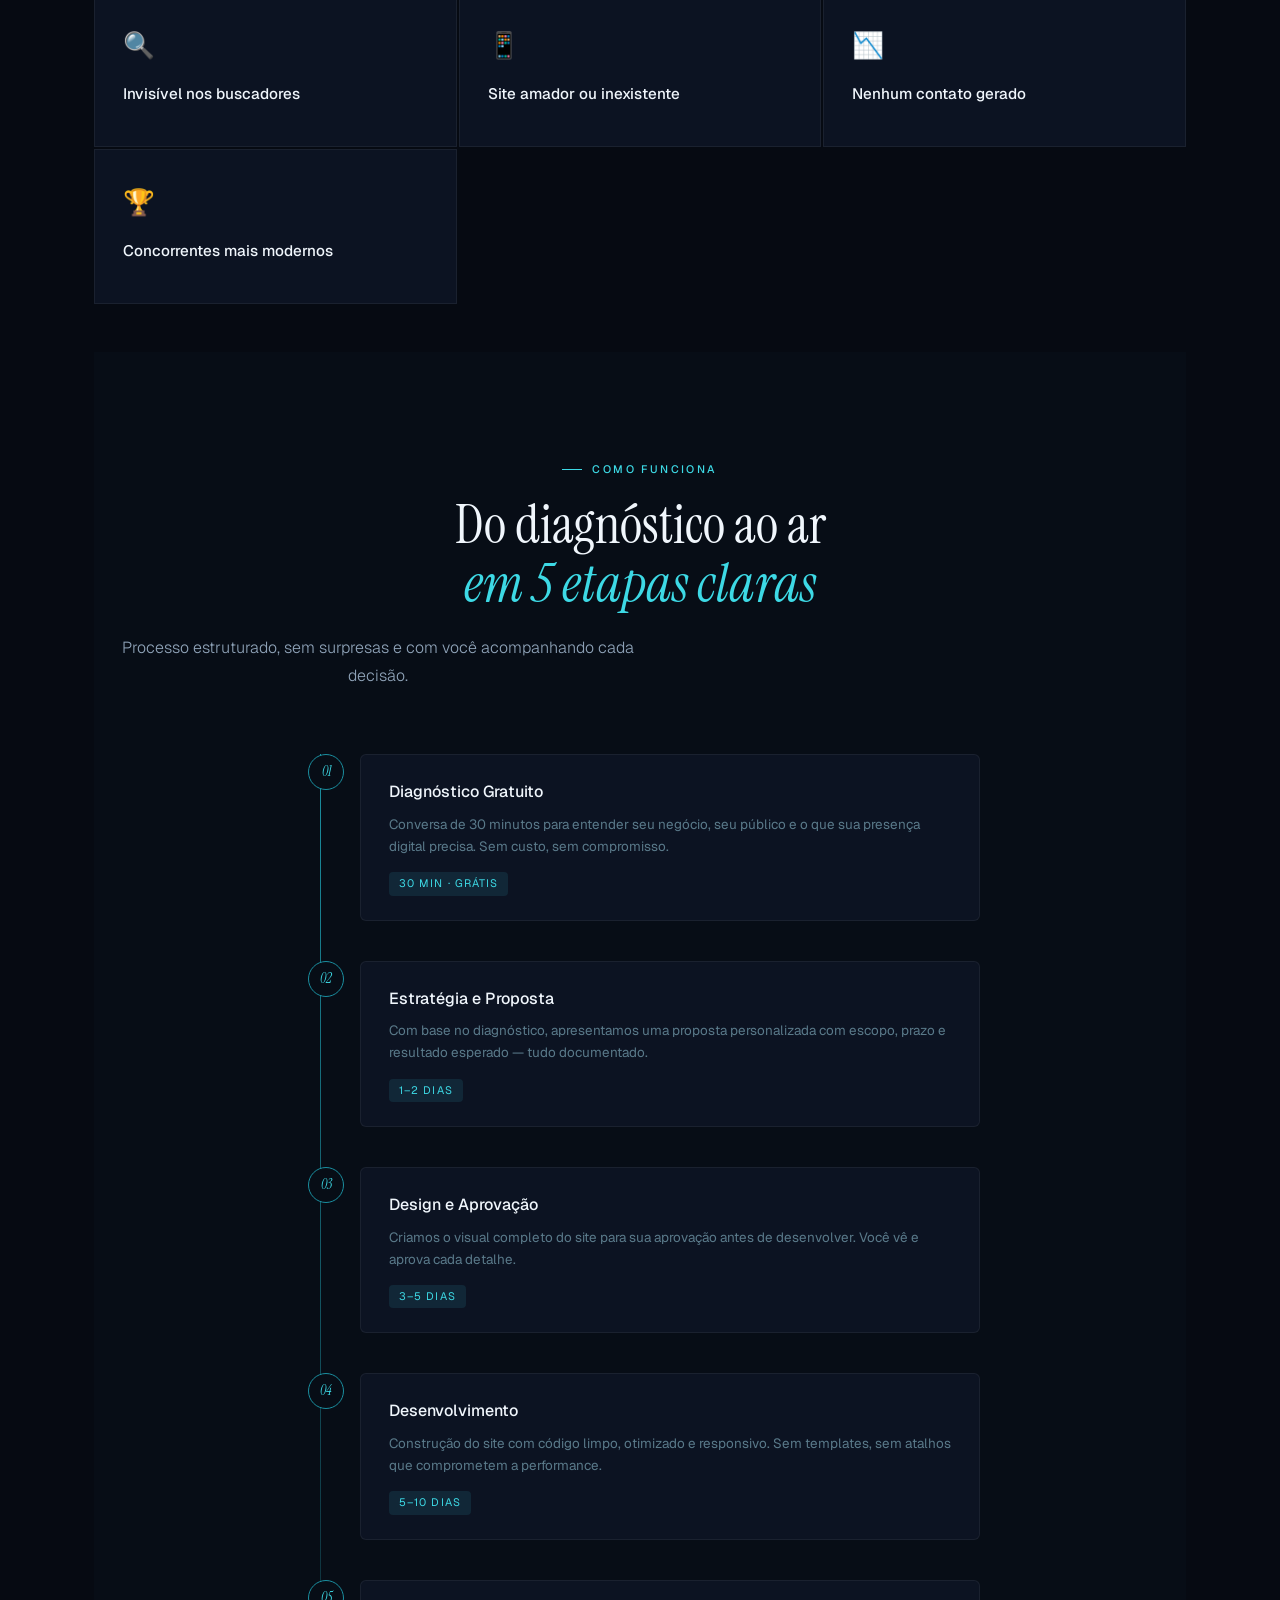
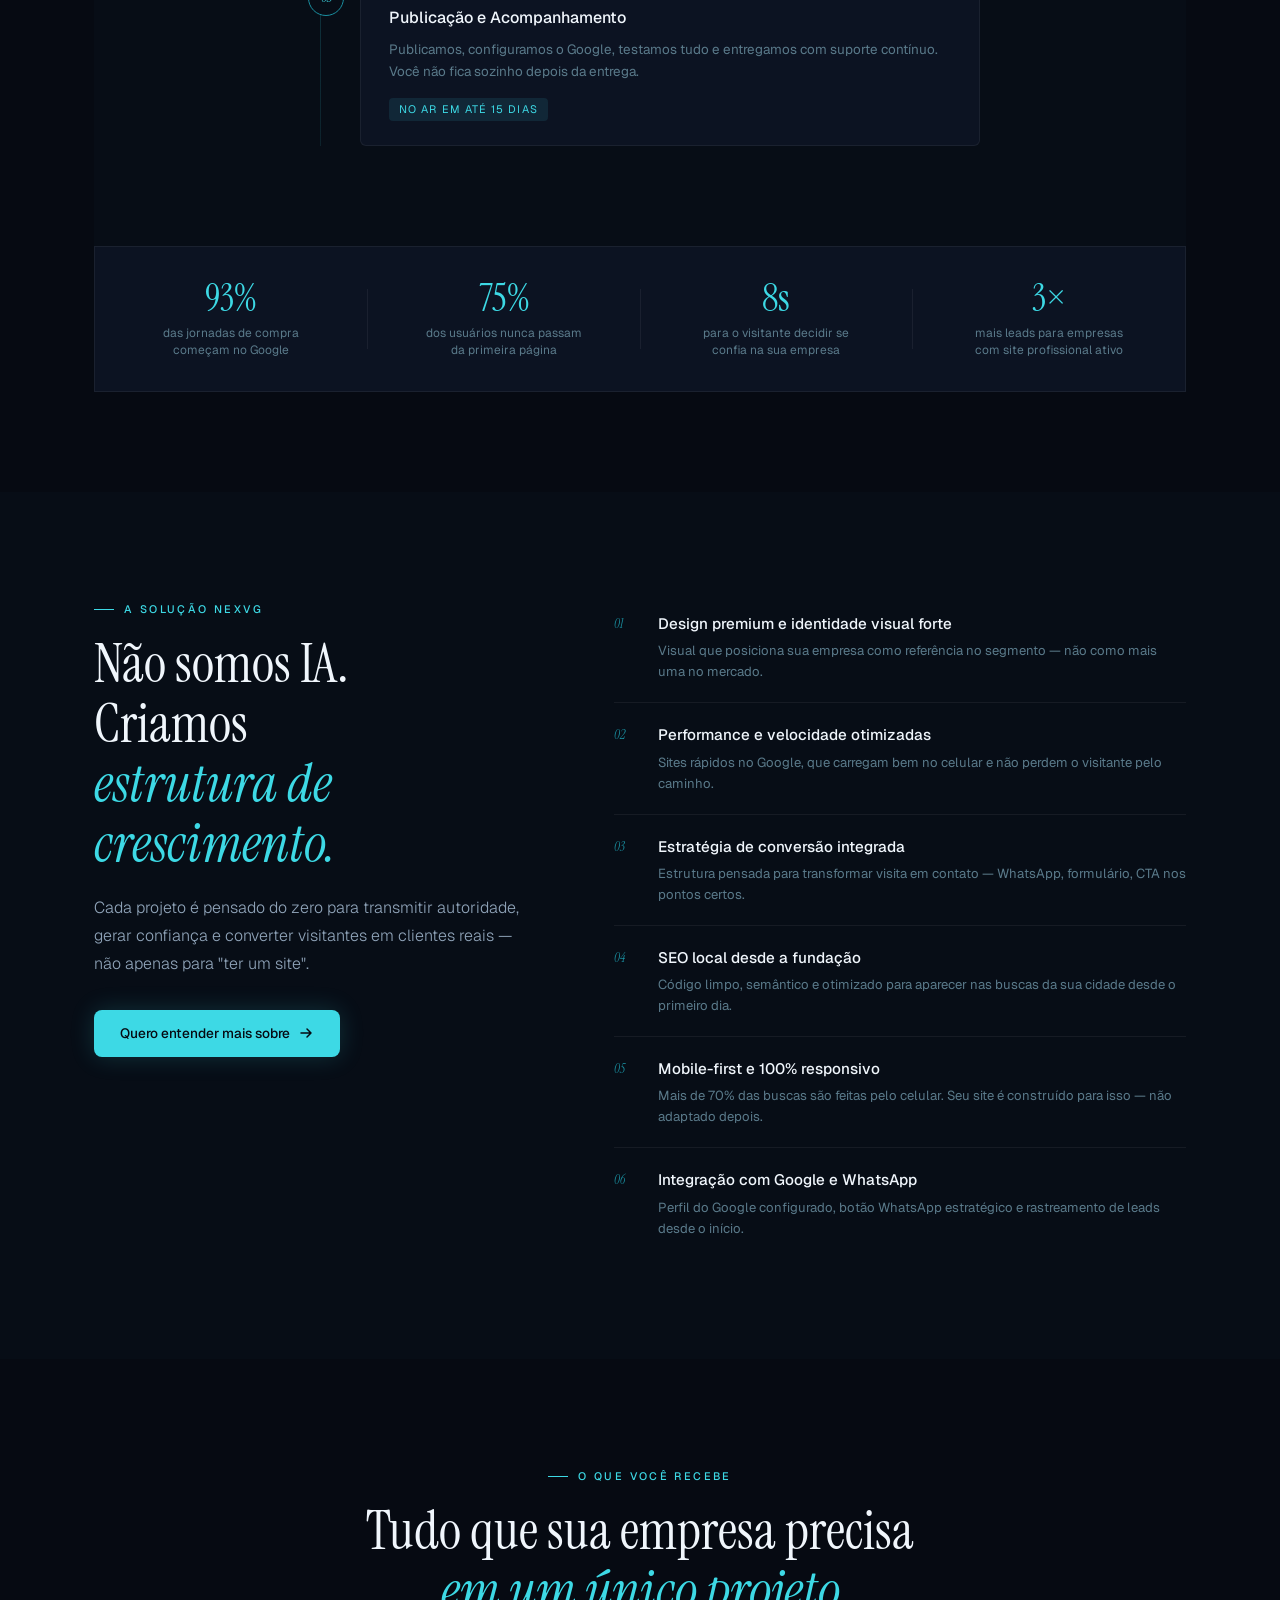
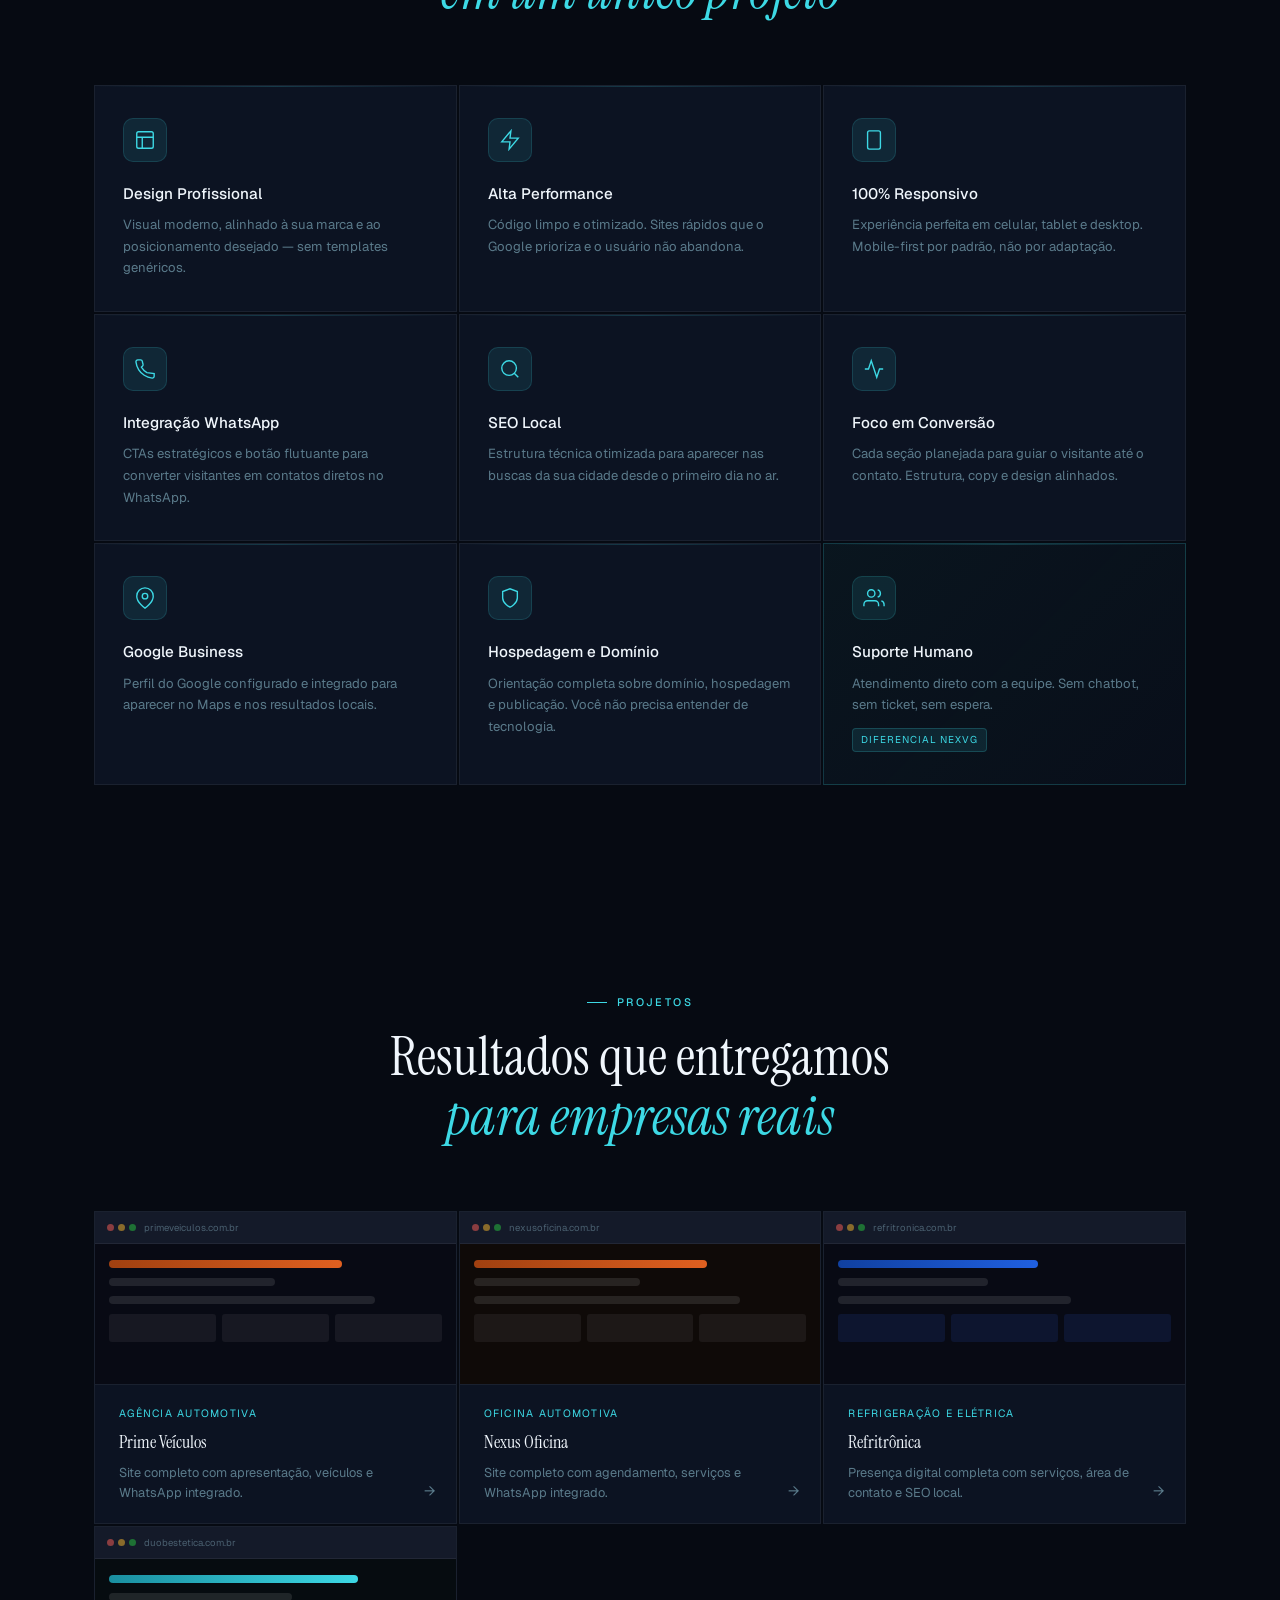
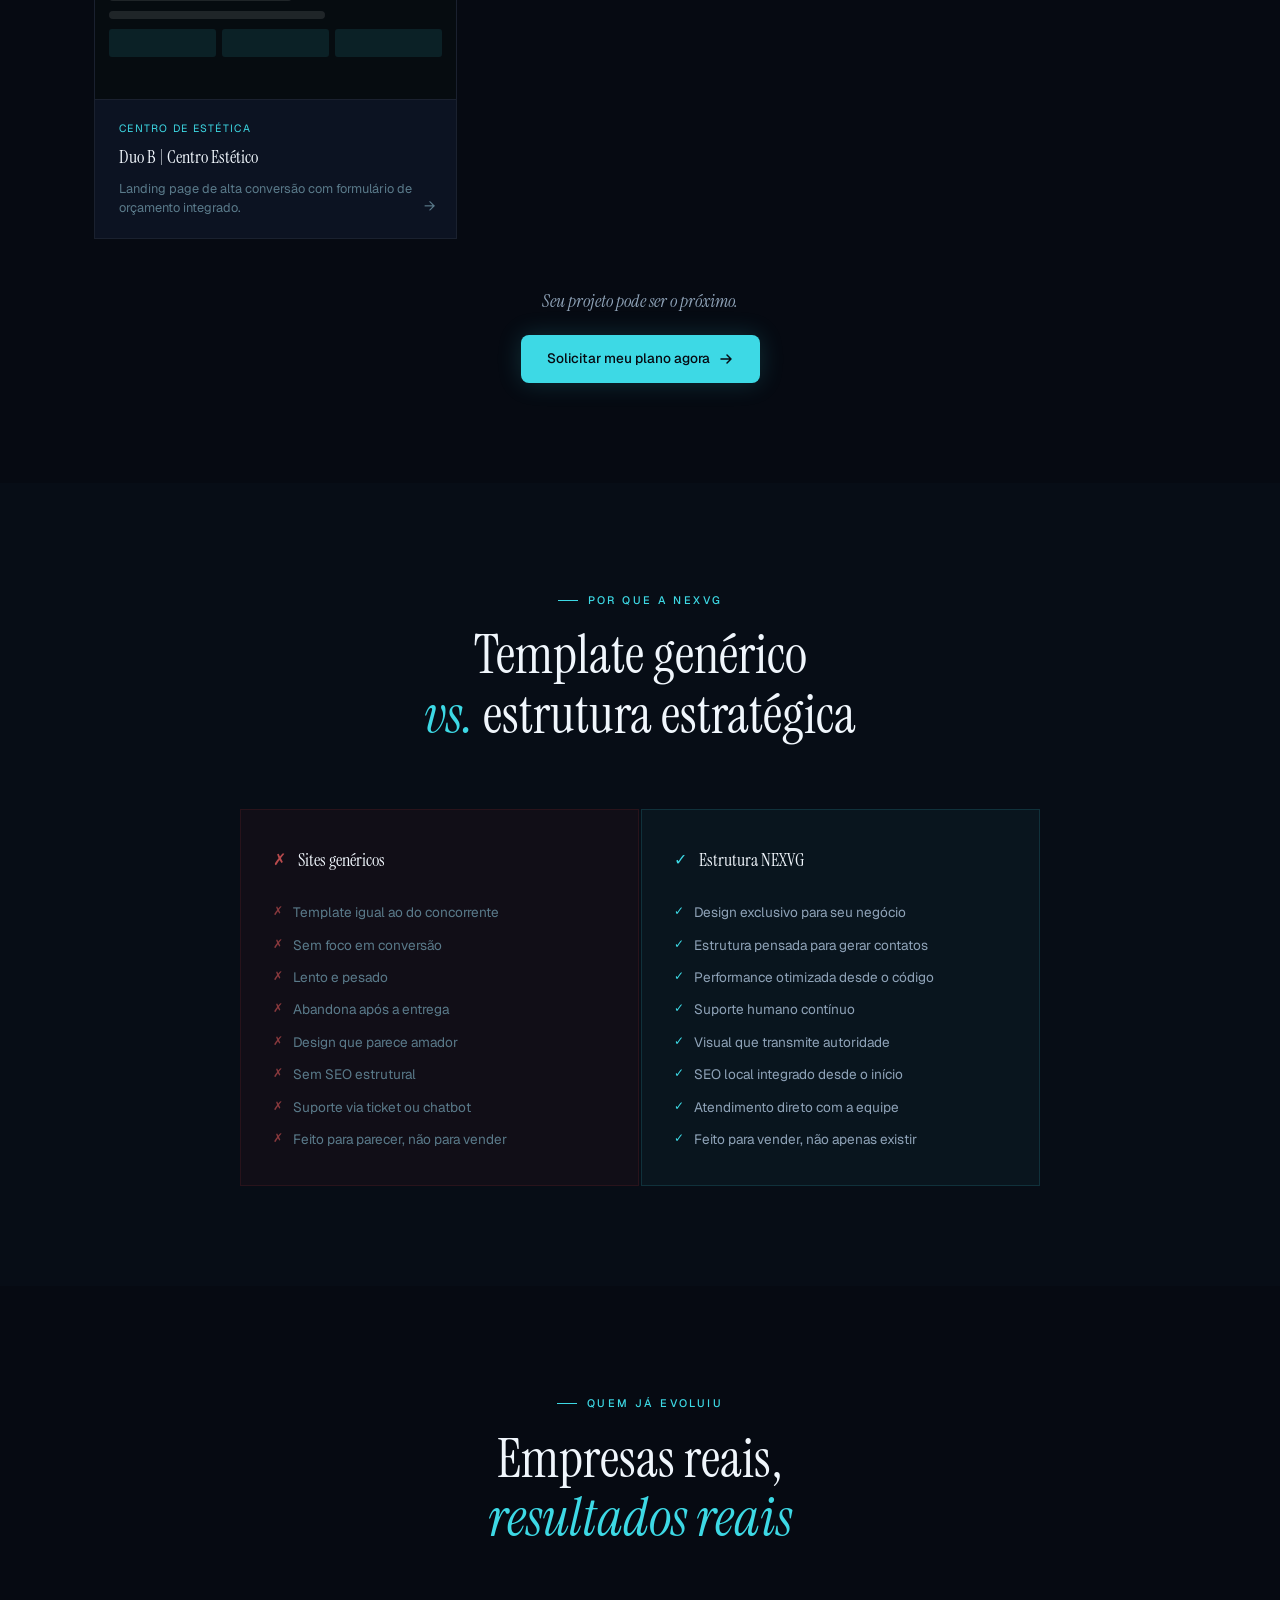
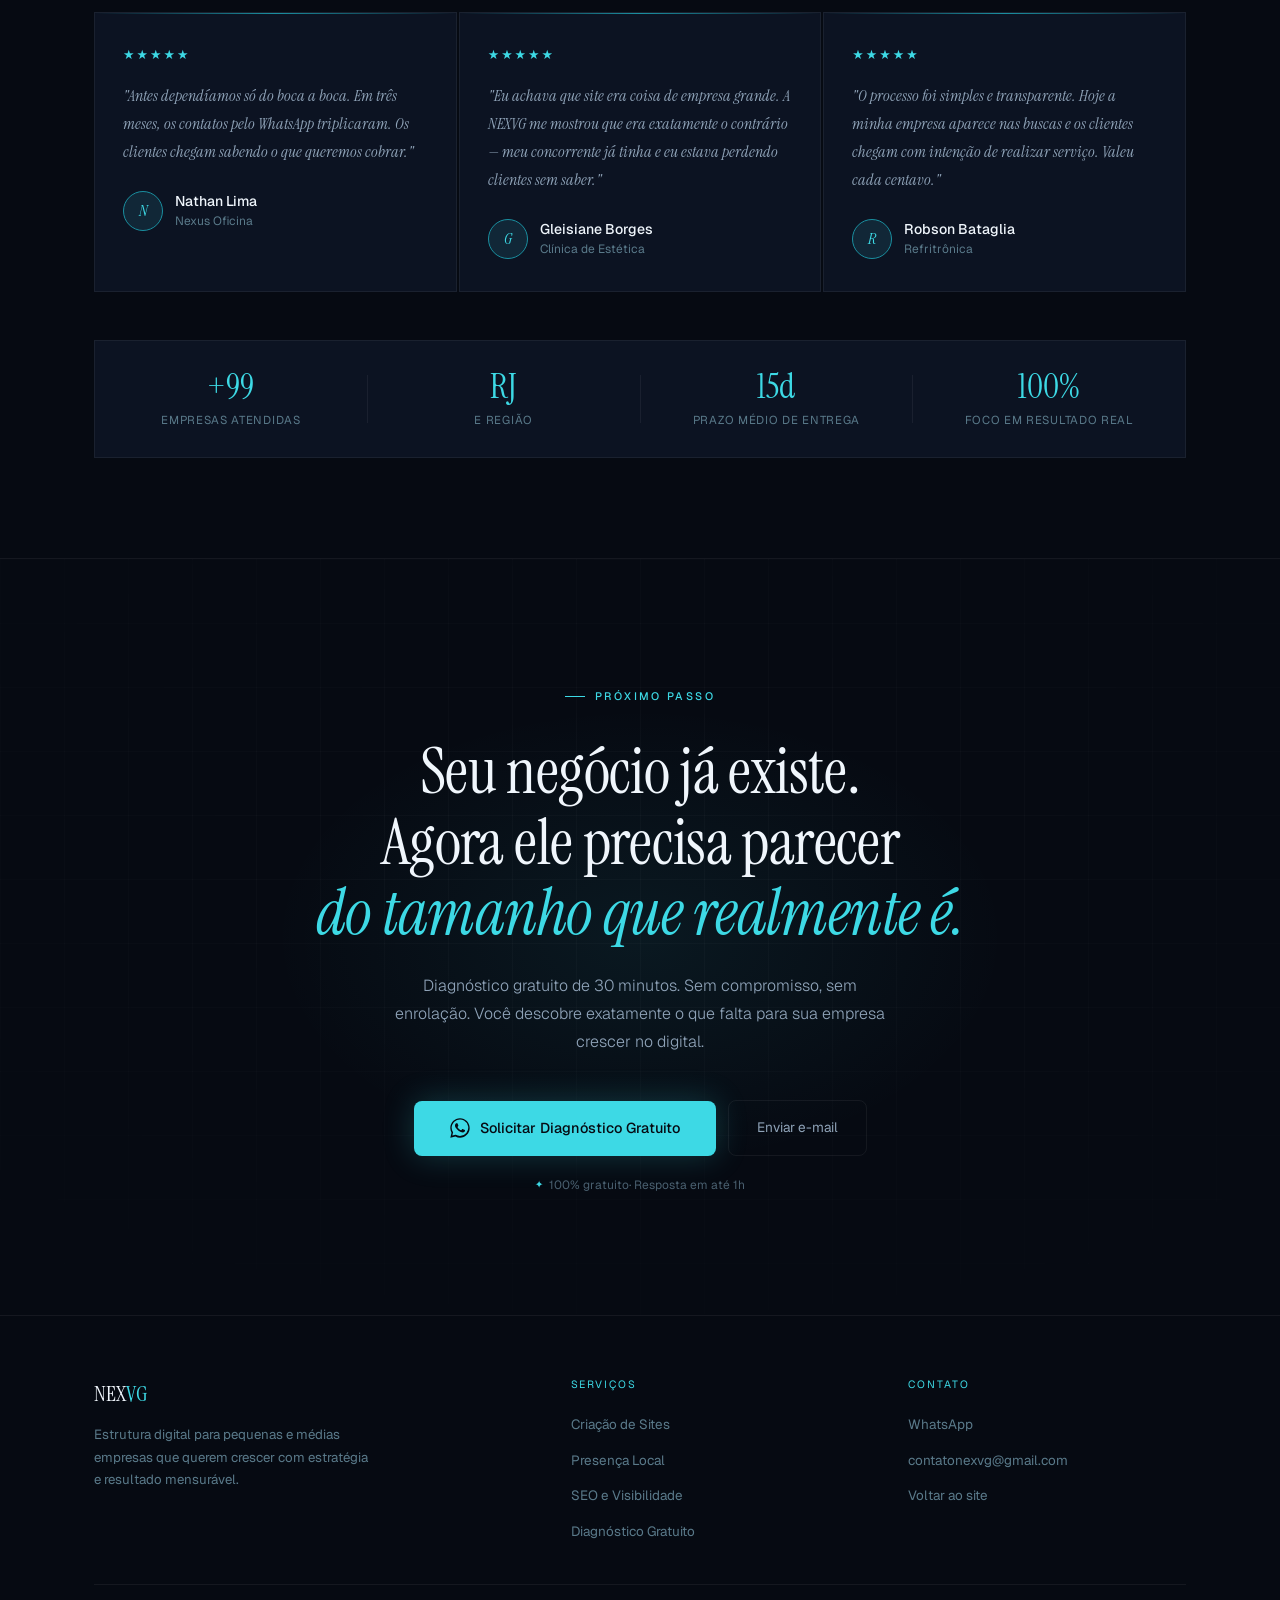
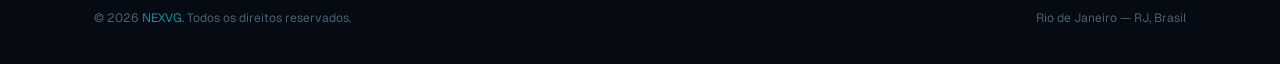
<file: cliente/index.html>
<!DOCTYPE html>
<html lang="pt-BR">
<head>
  <meta charset="UTF-8" />
  <meta name="viewport" content="width=device-width, initial-scale=1.0" />
  <title>Sites que Convertem — NEXVG | Criação de Sites Profissionais</title>
  <meta name="description" content="A NEXVG cria sites modernos, rápidos e estratégicos para pequenas e médias empresas que querem parecer do tamanho que realmente são." />
  <link rel="icon" href="favicon.png" type="image/png" />
  <meta name="theme-color" content="#060a12" />
  <link rel="preconnect" href="https://fonts.googleapis.com" />
  <link rel="preconnect" href="https://fonts.gstatic.com" crossorigin />
  <link href="https://fonts.googleapis.com/css2?family=Instrument+Serif:ital@0;1&family=Geist:wght@300;400;500&display=swap" rel="stylesheet" />
  <link rel="stylesheet" href="style.css" >

<!-- Google tag (gtag.js) --> <script async src="https://www.googletagmanager.com/gtag/js?id=AW-18069365803"></script> <script> window.dataLayer = window.dataLayer || []; function gtag(){dataLayer.push(arguments);} gtag('js', new Date()); gtag('config', 'AW-18069365803'); </script>
<!-- Google tag (gtag.js) -->
<script async src="https://www.googletagmanager.com/gtag/js?id=G-CNK99WCP9N"></script>
<script>
  window.dataLayer = window.dataLayer || [];
  function gtag(){dataLayer.push(arguments);}
  gtag('js', new Date());

  gtag('config', 'G-CNK99WCP9N');
</script>
</head>
<body>

  <!-- ══ HEADER ══ -->
  <header id="header">
    <div class="header-inner">
       <!-- Logo -->
      <a href="#inicio" class="logo" aria-label="NEXVG">
        <img src="logo.jpg" alt="NEXVG"
          onerror="this.style.display='none';this.nextElementSibling.style.display='flex';" />
        
        </span>
        <span class="logo-sub">Estrutura Digital</span>
      </a>
      <nav class="nav-desktop">
        <a href="#problema">O Problema</a>
        <a href="#solucao">Solução</a>
        <a href="#processo">Processo</a>
        <a href="#portfolio">Projetos</a>
      </nav>
      <div class="header-actions">
        <a href="https://wa.me/5521975957899?text=Olá!%20Quero%20um%20diagnóstico%20gratuito%20para%20meu%20site." target="_blank" class="btn-nav-cta">
          Diagnóstico Gratuito
        </a>
        <button class="hamburger" id="hamburger" aria-label="Abrir menu" aria-expanded="false">
          <span></span><span></span><span></span>
        </button>
      </div>
    </div>
  </header>

  <!-- ══ MOBILE NAV ══ -->
  <div class="mobile-nav" id="mobileNav" aria-hidden="true">
    <div class="mobile-nav-inner">
      <nav class="mobile-links">
        <a href="#problema"  class="mob-link"><span class="mob-num">01</span><span>O Problema</span></a>
        <a href="#solucao"   class="mob-link"><span class="mob-num">02</span><span>Solução</span></a>
        <a href="#processo"  class="mob-link"><span class="mob-num">03</span><span>Processo</span></a>
        <a href="#portfolio" class="mob-link"><span class="mob-num">04</span><span>Projetos</span></a>
        <a href="#contato"   class="mob-link"><span class="mob-num">05</span><span>Contato</span></a>
      </nav>
      <div class="mobile-footer">
        <a href="https://wa.me/5521975957899?text=Olá!%20Quero%20um%20diagnóstico%20gratuito." target="_blank" class="btn-primary mob-cta">
          Diagnóstico Gratuito — Grátis
        </a>
        <p class="mob-tagline">nexvg.com.br</p>
      </div>
    </div>
  </div>

  <!-- ══ HERO ══ -->
  <section class="hero" id="inicio">
    <div class="hero-bg" aria-hidden="true">
      <div class="grid-lines"></div>
      <div class="hero-glow g1"></div>
      <div class="hero-glow g2"></div>
      <div class="hero-glow g3"></div>
    </div>

    <div class="hero-container">
      <div class="hero-left">

        <div class="hero-pill" data-reveal>
          <span class="pill-dot"></span>
          Presença Digital Estratégica
        </div>

        <h1 class="hero-headline" data-reveal data-delay="1">
          Seu cliente está te<br />
          procurando<br />
          <em>mas ele te acha?</em>
        </h1>

        <p class="hero-sub" data-reveal data-delay="2">
          Criamos estratégia personalizada para empresas que querem transmitir autoridade, atrair clientes e crescer no digital.
        </p>

        <div class="hero-actions" data-reveal data-delay="3">
          <a href="https://wa.me/5521975957899?text=Olá!%20Quero%20um%20diagnóstico%20gratuito%20para%20meu%20site." target="_blank" class="btn-primary">
            Solicitar Diagnóstico Gratuito
            <svg width="16" height="16" viewBox="0 0 16 16" fill="none">
              <path d="M3 8h10M9 4l4 4-4 4" stroke="currentColor" stroke-width="1.5" stroke-linecap="round" stroke-linejoin="round"/>
            </svg>
          </a>
          <a href="#portfolio" class="btn-secondary">Ver Projetos</a>
        </div>

        <div class="hero-trust" data-reveal data-delay="4">
          <div class="trust-item">
            <span class="trust-num">+99</span>
            <span class="trust-label">clientes Satisfeitos</span>
          </div>
          <div class="trust-sep"></div>
          <div class="trust-item">
            <span class="trust-num">RJ</span>
            <span class="trust-label"> e região</span>
          </div>
          <div class="trust-sep"></div>
          <div class="trust-item">
            <span class="trust-num">100%</span>
            <span class="trust-label">Satisfação</span>
          </div>
        </div>
      </div>

      <div class="hero-right" data-reveal data-delay="2">

  <div class="lead-card">

    <div class="lead-card-glow"></div>

    <span class="lead-tag">
      Diagnóstico Gratuito
    </span>

    <h3 class="lead-title">
      Quero mudar o rumo do seu
      <em>negócio online.</em>
    </h3>

    <p class="lead-desc">
      Receba uma análise estratégica da sua presença digital
      e descubra o que está impedindo sua empresa de gerar mais contatos.
    </p>

  <form 
  action="https://formspree.io/f/mojbyqpq"
  method="POST"
  class="lead-form"
  id="leadForm"
  
>


  <div class="input-group">
    <label>Seu nome</label>

    <input 
      type="text"
      name="nome"
      placeholder="Ex: João Silva"
      required
    >
  </div>

  <div class="input-group">
    <label>WhatsApp</label>

    <input 
      type="tel"
      name="whatsapp"
      placeholder="(21) 99999-9999"
      required
    >
  </div>

  <div class="input-group">
    <label>Segmento da empresa</label>

    <select name="segmento" required>
  <option value="" disabled selected>
    Qual melhor descreve seu negócio?
  </option>

  <option>Comércio /Loja</option>
  <option>Prestador de Serviços</option>
  <option>Clínica /Saúde</option>
  <option>Advocacia</option>
  <option>Construção Civil</option>
  <option>Gráfica</option>
  <option>Oficina Mecânica</option>
  <option>Imobiliária</option>
  <option>Estética /Beleza</option>
  <option>Educação / Cursos</option>
  <option>Indústria</option>
  <option>Tecnologia</option>
  <option>Outro</option>
</select>
    </select>
  </div>

  <button type="submit" class="lead-submit">
    Quero meu site profissional

    <svg width="18" height="18" viewBox="0 0 16 16" fill="none">
      <path 
        d="M3 8h10M9 4l4 4-4 4"
        stroke="currentColor"
        stroke-width="1.5"
        stroke-linecap="round"
        stroke-linejoin="round"
      />
    </svg>
  </button>

</form>
    <div class="lead-mini-info">
      <span>• Sem spam</span>
      <span>• Atendimento personalizado</span>
      <span>• Resposta rápida</span>
    </div>

    <div class="lead-divider">
      <span>ou fale direto</span>
    </div>

    <a
      href="https://wa.me/5521975957899?text=Olá!%20Quero%20um%20diagnóstico%20gratuito."
      target="_blank"
      class="lead-whatsapp"
      id="whatsapp_btn"
    >
      Chamar pelo WhatsApp agora
    </a>

  </div>

</div>
          <div class="mockup-glow"></div>

          <!-- Mobile mockup -->
          <div class="mockup-mobile">
            <div class="mob-screen">
              <div class="mc-line w70 cyan"></div>
              <div class="mc-line w50 mt"></div>
              <div class="mc-btn-mock"></div>
              <div class="mc-line w80 mt"></div>
              <div class="mc-line w60 sm"></div>
            </div>
          </div>
        </div>
      </div>
    </div>

    <div class="scroll-hint" aria-hidden="true">
      <div class="scroll-line"></div>
    </div>
  </section>

  <!-- ══ LOGOS STRIP ══ -->
  <div class="strip-wrap">
    <div class="strip-label">Nossos Clientes</div>
    <div class="strip-track">
      <div class="strip-items" id="stripItems">
        <span>NEXUS OFICINA</span><span class="dot"></span>
        <span>DUO B Centro Estético</span><span class="dot"></span>
        <span>MSV</span><span class="dot"></span>
        <span>DIFILM</span><span class="dot"></span>
        <span>REFRITRONICA</span><span class="dot"></span>
        <span>Alternativa Automóveis</span><span class="dot"></span>
        <span>AutoHope Oficina</span><span class="dot"></span>
        <span>PlayUP</span><span class="dot"></span>
        <span>World Car</span><span class="dot"></span>
         <span>NEXUS OFICINA</span><span class="dot"></span>
        <span>DUO B Centro Estético</span><span class="dot"></span>
        <span>MSV</span><span class="dot"></span>
        <span>DIFILM</span><span class="dot"></span>
        <span>REFRITRONICA</span><span class="dot"></span>
        <span>Alternativa Automóveis</span><span class="dot"></span>
        <span>AutoHope Oficina</span><span class="dot"></span>
        <span>PlayUP</span><span class="dot"></span>
        <span>World Car</span><span class="dot"></span>
       
      </div>
    </div>
  </div>

  <!-- ══ PROBLEMA ══ -->
  <section id="problema" class="section-pad">
    <div class="container">
      <div class="section-header" style="text-align:center;">
        <span class="section-tag" data-reveal>O Cenário Atual</span>
        <h2 class="section-title" data-reveal data-delay="1">
          Você perde<br />clientes todos os dias<br /><em>sem perceber.</em>
        </h2>
       
      </div>

      <div class="pain-grid">
        <div class="pain-card" data-reveal>
          <div class="pain-icon">🔍</div>
          <h3 class="pain-title">Invisível nos buscadores</h3>
          
        </div>
        <div class="pain-card" data-reveal data-delay="1">
          <div class="pain-icon">📱</div>
          <h3 class="pain-title">Site amador ou inexistente</h3>
          
        </div>
        <div class="pain-card" data-reveal data-delay="2">
          <div class="pain-icon">📉</div>
          <h3 class="pain-title">Nenhum contato gerado</h3>
          
        </div>
        
        <div class="pain-card" data-reveal data-delay="1">
          <div class="pain-icon">🏆</div>
          <h3 class="pain-title">Concorrentes mais modernos</h3>
          
        </div>
       
      </div>
<!-- ══ PROCESSO ══ -->
  <section id="processo" class="section-pad section-dark">
    <div class="container">
      <div class="section-header" style="text-align:center;">
        <span class="section-tag" data-reveal>Como Funciona</span>
        <h2 class="section-title" data-reveal data-delay="1">
          Do diagnóstico ao ar<br /><em>em 5 etapas claras</em>
        </h2>
        <p class="section-sub" data-reveal data-delay="2">
          Processo estruturado, sem surpresas e com você acompanhando cada decisão.
        </p>
      </div>

      <div class="timeline">
        <div class="timeline-line" aria-hidden="true"></div>

        <div class="timeline-item" data-reveal>
          <div class="tl-num">01</div>
          <div class="tl-content">
            <div class="tl-title">Diagnóstico Gratuito</div>
            <div class="tl-desc">Conversa de 30 minutos para entender seu negócio, seu público e o que sua presença digital precisa. Sem custo, sem compromisso.</div>
            <div class="tl-tag">30 min · Grátis</div>
          </div>
        </div>

        <div class="timeline-item" data-reveal data-delay="1">
          <div class="tl-num">02</div>
          <div class="tl-content">
            <div class="tl-title">Estratégia e Proposta</div>
            <div class="tl-desc">Com base no diagnóstico, apresentamos uma proposta personalizada com escopo, prazo e resultado esperado — tudo documentado.</div>
            <div class="tl-tag">1–2 dias</div>
          </div>
        </div>

        <div class="timeline-item" data-reveal data-delay="2">
          <div class="tl-num">03</div>
          <div class="tl-content">
            <div class="tl-title">Design e Aprovação</div>
            <div class="tl-desc">Criamos o visual completo do site para sua aprovação antes de desenvolver. Você vê e aprova cada detalhe.</div>
            <div class="tl-tag">3–5 dias</div>
          </div>
        </div>

        <div class="timeline-item" data-reveal>
          <div class="tl-num">04</div>
          <div class="tl-content">
            <div class="tl-title">Desenvolvimento</div>
            <div class="tl-desc">Construção do site com código limpo, otimizado e responsivo. Sem templates, sem atalhos que comprometem a performance.</div>
            <div class="tl-tag">5–10 dias</div>
          </div>
        </div>

        <div class="timeline-item" data-reveal data-delay="1">
          <div class="tl-num">05</div>
          <div class="tl-content">
            <div class="tl-title">Publicação e Acompanhamento</div>
            <div class="tl-desc">Publicamos, configuramos o Google, testamos tudo e entregamos com suporte contínuo. Você não fica sozinho depois da entrega.</div>
            <div class="tl-tag">No ar em até 15 dias</div>
          </div>
        </div>
      </div>
    </div>
  </section>

      <div class="pain-stat-row" data-reveal>
        <div class="pain-stat">
          <div class="pain-stat-num">93%</div>
          <div class="pain-stat-label">das jornadas de compra começam no Google</div>
        </div>
        <div class="pain-stat-div"></div>
        <div class="pain-stat">
          <div class="pain-stat-num">75%</div>
          <div class="pain-stat-label">dos usuários nunca passam da primeira página</div>
        </div>
        <div class="pain-stat-div"></div>
        <div class="pain-stat">
          <div class="pain-stat-num">8s</div>
          <div class="pain-stat-label">para o visitante decidir se confia na sua empresa</div>
        </div>
        <div class="pain-stat-div"></div>
        <div class="pain-stat">
          <div class="pain-stat-num">3×</div>
          <div class="pain-stat-label">mais leads para empresas com site profissional ativo</div>
        </div>
      </div>
    </div>
  </section>

  <!-- ══ SOLUÇÃO ══ -->
  <section id="solucao" class="section-pad section-dark">
    <div class="container">
      <div class="sol-grid">
        <div class="sol-left">
          <span class="section-tag" data-reveal>A Solução NEXVG</span>
          <h2 class="section-title" data-reveal data-delay="1">
            Não somos IA.<br />
            Criamos<br />
            <em>estrutura de crescimento.</em>
          </h2>
          <p class="section-sub" data-reveal data-delay="2" style="max-width:440px;">
            Cada projeto é pensado do zero para transmitir autoridade, gerar confiança e converter visitantes em clientes reais — não apenas para "ter um site".
          </p>
          <a href="https://wa.me/5521975957899?text=Olá!%20Quero%20saber%20mais%20sobre%20o%20diagnótico." target="_blank" class="btn-primary" data-reveal data-delay="3" style="margin-top:32px;">
            Quero entender mais sobre
            <svg width="16" height="16" viewBox="0 0 16 16" fill="none">
              <path d="M3 8h10M9 4l4 4-4 4" stroke="currentColor" stroke-width="1.5" stroke-linecap="round" stroke-linejoin="round"/>
            </svg>
          </a>
        </div>
        <div class="sol-right">
          <div class="benefit-list">
            <div class="benefit-item" data-reveal>
              <div class="benefit-num">01</div>
              <div>
                <div class="benefit-title">Design premium e identidade visual forte</div>
                <div class="benefit-desc">Visual que posiciona sua empresa como referência no segmento — não como mais uma no mercado.</div>
              </div>
            </div>
            <div class="benefit-item" data-reveal data-delay="1">
              <div class="benefit-num">02</div>
              <div>
                <div class="benefit-title">Performance e velocidade otimizadas</div>
                <div class="benefit-desc">Sites rápidos no Google, que carregam bem no celular e não perdem o visitante pelo caminho.</div>
              </div>
            </div>
            <div class="benefit-item" data-reveal data-delay="2">
              <div class="benefit-num">03</div>
              <div>
                <div class="benefit-title">Estratégia de conversão integrada</div>
                <div class="benefit-desc">Estrutura pensada para transformar visita em contato — WhatsApp, formulário, CTA nos pontos certos.</div>
              </div>
            </div>
            <div class="benefit-item" data-reveal data-delay="3">
              <div class="benefit-num">04</div>
              <div>
                <div class="benefit-title">SEO local desde a fundação</div>
                <div class="benefit-desc">Código limpo, semântico e otimizado para aparecer nas buscas da sua cidade desde o primeiro dia.</div>
              </div>
            </div>
            <div class="benefit-item" data-reveal>
              <div class="benefit-num">05</div>
              <div>
                <div class="benefit-title">Mobile-first e 100% responsivo</div>
                <div class="benefit-desc">Mais de 70% das buscas são feitas pelo celular. Seu site é construído para isso — não adaptado depois.</div>
              </div>
            </div>
            <div class="benefit-item" data-reveal data-delay="1">
              <div class="benefit-num">06</div>
              <div>
                <div class="benefit-title">Integração com Google e WhatsApp</div>
                <div class="benefit-desc">Perfil do Google configurado, botão WhatsApp estratégico e rastreamento de leads desde o início.</div>
              </div>
            </div>
          </div>
        </div>
      </div>
    </div>
  </section>

  <!-- ══ BENEFÍCIOS CARDS ══ -->
  <section class="section-pad">
    <div class="container">
      <div class="section-header" style="text-align:center;">
        <span class="section-tag" data-reveal>O Que Você Recebe</span>
        <h2 class="section-title" data-reveal data-delay="1">
          Tudo que sua empresa precisa<br /><em>em um único projeto</em>
        </h2>
      </div>
      <div class="cards-grid">
        <div class="feat-card" data-reveal>
          <div class="feat-icon">
            <svg width="22" height="22" viewBox="0 0 24 24" fill="none" stroke="currentColor" stroke-width="1.5"><rect x="3" y="3" width="18" height="18" rx="2"/><path d="M3 9h18M9 21V9"/></svg>
          </div>
          <h3 class="feat-title">Design Profissional</h3>
          <p class="feat-desc">Visual moderno, alinhado à sua marca e ao posicionamento desejado — sem templates genéricos.</p>
        </div>
        <div class="feat-card" data-reveal data-delay="1">
          <div class="feat-icon">
            <svg width="22" height="22" viewBox="0 0 24 24" fill="none" stroke="currentColor" stroke-width="1.5"><path d="M13 2L3 14h9l-1 8 10-12h-9l1-8z"/></svg>
          </div>
          <h3 class="feat-title">Alta Performance</h3>
          <p class="feat-desc">Código limpo e otimizado. Sites rápidos que o Google prioriza e o usuário não abandona.</p>
        </div>
        <div class="feat-card" data-reveal data-delay="2">
          <div class="feat-icon">
            <svg width="22" height="22" viewBox="0 0 24 24" fill="none" stroke="currentColor" stroke-width="1.5"><rect x="5" y="2" width="14" height="20" rx="2"/><path d="M12 18h.01"/></svg>
          </div>
          <h3 class="feat-title">100% Responsivo</h3>
          <p class="feat-desc">Experiência perfeita em celular, tablet e desktop. Mobile-first por padrão, não por adaptação.</p>
        </div>
        <div class="feat-card" data-reveal>
          <div class="feat-icon">
            <svg width="22" height="22" viewBox="0 0 24 24" fill="none" stroke="currentColor" stroke-width="1.5"><path d="M22 16.92v3a2 2 0 01-2.18 2 19.79 19.79 0 01-8.63-3.07 19.5 19.5 0 01-6-6A19.79 19.79 0 012.12 4.18 2 2 0 014.11 2h3a2 2 0 012 1.72c.127.96.361 1.903.7 2.81a2 2 0 01-.45 2.11L8.09 9.91a16 16 0 006 6z"/></svg>
          </div>
          <h3 class="feat-title">Integração WhatsApp</h3>
          <p class="feat-desc">CTAs estratégicos e botão flutuante para converter visitantes em contatos diretos no WhatsApp.</p>
        </div>
        <div class="feat-card" data-reveal data-delay="1">
          <div class="feat-icon">
            <svg width="22" height="22" viewBox="0 0 24 24" fill="none" stroke="currentColor" stroke-width="1.5"><circle cx="11" cy="11" r="8"/><path d="M21 21l-4.35-4.35"/></svg>
          </div>
          <h3 class="feat-title">SEO Local</h3>
          <p class="feat-desc">Estrutura técnica otimizada para aparecer nas buscas da sua cidade desde o primeiro dia no ar.</p>
        </div>
        <div class="feat-card" data-reveal data-delay="2">
          <div class="feat-icon">
            <svg width="22" height="22" viewBox="0 0 24 24" fill="none" stroke="currentColor" stroke-width="1.5"><polyline points="22 12 18 12 15 21 9 3 6 12 2 12"/></svg>
          </div>
          <h3 class="feat-title">Foco em Conversão</h3>
          <p class="feat-desc">Cada seção planejada para guiar o visitante até o contato. Estrutura, copy e design alinhados.</p>
        </div>
        <div class="feat-card" data-reveal>
          <div class="feat-icon">
            <svg width="22" height="22" viewBox="0 0 24 24" fill="none" stroke="currentColor" stroke-width="1.5"><path d="M21 10c0 7-9 13-9 13s-9-6-9-13a9 9 0 0118 0z"/><circle cx="12" cy="10" r="3"/></svg>
          </div>
          <h3 class="feat-title">Google Business</h3>
          <p class="feat-desc">Perfil do Google configurado e integrado para aparecer no Maps e nos resultados locais.</p>
        </div>
        <div class="feat-card" data-reveal data-delay="1">
          <div class="feat-icon">
            <svg width="22" height="22" viewBox="0 0 24 24" fill="none" stroke="currentColor" stroke-width="1.5"><path d="M12 22s8-4 8-10V5l-8-3-8 3v7c0 6 8 10 8 10z"/></svg>
          </div>
          <h3 class="feat-title">Hospedagem e Domínio</h3>
          <p class="feat-desc">Orientação completa sobre domínio, hospedagem e publicação. Você não precisa entender de tecnologia.</p>
        </div>
        <div class="feat-card highlight" data-reveal data-delay="2">
          <div class="feat-icon">
            <svg width="22" height="22" viewBox="0 0 24 24" fill="none" stroke="currentColor" stroke-width="1.5"><path d="M17 21v-2a4 4 0 00-4-4H5a4 4 0 00-4 4v2"/><circle cx="9" cy="7" r="4"/><path d="M23 21v-2a4 4 0 00-3-3.87"/><path d="M16 3.13a4 4 0 010 7.75"/></svg>
          </div>
          <h3 class="feat-title">Suporte Humano</h3>
          <p class="feat-desc">Atendimento direto com a equipe. Sem chatbot, sem ticket, sem espera.</p>
          <div class="feat-badge">Diferencial NEXVG</div>
        </div>
      </div>
    </div>
  </section>

  
  <!-- ══ PORTFÓLIO ══ -->
  <section id="portfolio" class="section-pad">
    <div class="container">
      <div class="section-header" style="text-align:center;">
        <span class="section-tag" data-reveal>Projetos</span>
        <h2 class="section-title" data-reveal data-delay="1">
          Resultados que entregamos<br /><em>para empresas reais</em>
        </h2>
      </div>

      <div class="portfolio-grid">
        <a href="https://nexvg.com.br/agencia-de-carro/agenciaveiculos/index.html" class="port-card" data-reveal>
          <div class="port-preview">
            <div class="port-browser">
              <div class="port-bar">
                <div class="port-dots"><span></span><span></span><span></span></div>
                <div class="port-url">primeveiculos.com.br</div>
              </div>
              <div class="port-screen dark-blue">
                <div class="mc-line w70 accent"></div>
                <div class="mc-line w50 mt"></div>
                <div class="mc-line w80 mt"></div>
                <div class="mc-grid-s">
                  <div class="mc-mini"></div>
                  <div class="mc-mini"></div>
                  <div class="mc-mini"></div>
                </div>
              </div>
            </div>
          </div>
          <div class="port-info">
            <div class="port-tag">Agência Automotiva</div>
            <div class="port-name">Prime Veículos</div>
            <div class="port-desc">Site completo com apresentação, veículos e WhatsApp integrado.</div>
          </div>
          <div class="port-arrow">→</div>
        </a>




        <a href="https://vitorrfrota.github.io/nexusoficina/" class="port-card" data-reveal>
          <div class="port-preview">
            <div class="port-browser">
              <div class="port-bar">
                <div class="port-dots"><span></span><span></span><span></span></div>
                <div class="port-url">nexusoficina.com.br</div>
              </div>
              <div class="port-screen dark-red">
                <div class="mc-line w70 accent"></div>
                <div class="mc-line w50 mt"></div>
                <div class="mc-line w80 mt"></div>
                <div class="mc-grid-s">
                  <div class="mc-mini"></div>
                  <div class="mc-mini"></div>
                  <div class="mc-mini"></div>
                </div>
              </div>
            </div>
          </div>
          <div class="port-info">
            <div class="port-tag">Oficina Automotiva</div>
            <div class="port-name">Nexus Oficina</div>
            <div class="port-desc">Site completo com agendamento, serviços e WhatsApp integrado.</div>
          </div>
          <div class="port-arrow">→</div>
        </a>

        <a href="https://refritronica.com.br" class="port-card" data-reveal data-delay="1">
          <div class="port-preview">
            <div class="port-browser">
              <div class="port-bar">
                <div class="port-dots"><span></span><span></span><span></span></div>
                <div class="port-url">refritronica.com.br</div>
              </div>
              <div class="port-screen dark-blue">
                <div class="mc-line w60 accent2"></div>
                <div class="mc-line w45 mt"></div>
                <div class="mc-line w70 mt"></div>
                <div class="mc-grid-s">
                  <div class="mc-mini b2"></div>
                  <div class="mc-mini b2"></div>
                  <div class="mc-mini b2"></div>
                </div>
              </div>
            </div>
          </div>
          <div class="port-info">
            <div class="port-tag">Refrigeração e Elétrica</div>
            <div class="port-name">Refritrônica</div>
            <div class="port-desc">Presença digital completa com serviços, área de contato e SEO local.</div>
          </div>
          <div class="port-arrow">→</div>
        </a>

        <a href="https://vitorrfrota.github.io/duob/" class="port-card" data-reveal data-delay="2">
          <div class="port-preview">
            <div class="port-browser">
              <div class="port-bar">
                <div class="port-dots"><span></span><span></span><span></span></div>
                <div class="port-url">duobestetica.com.br</div>
              </div>
              <div class="port-screen dark-cyan">
                <div class="mc-line w75 accent3"></div>
                <div class="mc-line w55 mt"></div>
                <div class="mc-line w65 mt"></div>
                <div class="mc-grid-s">
                  <div class="mc-mini b3"></div>
                  <div class="mc-mini b3"></div>
                  <div class="mc-mini b3"></div>
                </div>
              </div>
            </div>
          </div>
          <div class="port-info">
            <div class="port-tag">Centro de Estética</div>
            <div class="port-name">Duo B | Centro Estético</div>
            <div class="port-desc">Landing page de alta conversão com formulário de orçamento integrado.</div>
          </div>
          <div class="port-arrow">→</div>
        </a>

      </div>

      <div class="port-cta" data-reveal>
        <p>Seu projeto pode ser o próximo.</p>
        <a href="https://wa.me/5521975957899?text=Olá!%20Quero%20criar%20minha%20estratégia%20com%20a%20NEXVG." target="_blank" class="btn-primary">
          Solicitar meu plano agora
          <svg width="16" height="16" viewBox="0 0 16 16" fill="none">
            <path d="M3 8h10M9 4l4 4-4 4" stroke="currentColor" stroke-width="1.5" stroke-linecap="round" stroke-linejoin="round"/>
          </svg>
        </a>
      </div>
    </div>
  </section>

  <!-- ══ DIFERENCIAIS / COMPARATIVO ══ -->
  <section class="section-pad section-dark">
    <div class="container">
      <div class="section-header" style="text-align:center;">
        <span class="section-tag" data-reveal>Por que a NEXVG</span>
        <h2 class="section-title" data-reveal data-delay="1">
          Template genérico<br /><em>vs.</em> estrutura estratégica
        </h2>
      </div>
      <div class="compare-wrap" data-reveal data-delay="1">
        <div class="compare-col bad">
          <div class="compare-header">
            <span class="compare-icon">✗</span>
            <span>Sites genéricos</span>
          </div>
          <ul class="compare-list">
            <li>Template igual ao do concorrente</li>
            <li>Sem foco em conversão</li>
            <li>Lento e pesado</li>
            <li>Abandona após a entrega</li>
            <li>Design que parece amador</li>
            <li>Sem SEO estrutural</li>
            <li>Suporte via ticket ou chatbot</li>
            <li>Feito para parecer, não para vender</li>
          </ul>
        </div>
        <div class="compare-col good">
          <div class="compare-header">
            <span class="compare-icon">✓</span>
            <span>Estrutura NEXVG</span>
          </div>
          <ul class="compare-list">
            <li>Design exclusivo para seu negócio</li>
            <li>Estrutura pensada para gerar contatos</li>
            <li>Performance otimizada desde o código</li>
            <li>Suporte humano contínuo</li>
            <li>Visual que transmite autoridade</li>
            <li>SEO local integrado desde o início</li>
            <li>Atendimento direto com a equipe</li>
            <li>Feito para vender, não apenas existir</li>
          </ul>
        </div>
      </div>
    </div>
  </section>

  <!-- ══ PROVA SOCIAL ══ -->
  <section class="section-pad">
    <div class="container">
      <div class="section-header" style="text-align:center;">
        <span class="section-tag" data-reveal>Quem Já Evoluiu</span>
        <h2 class="section-title" data-reveal data-delay="1">
          Empresas reais,<br /><em>resultados reais</em>
        </h2>
      </div>

      <div class="testi-row">
        <div class="testi-card" data-reveal>
          <div class="testi-stars">★★★★★</div>
          <p class="testi-text">"Antes dependíamos só do boca a boca. Em três meses, os contatos pelo WhatsApp triplicaram. Os clientes chegam sabendo o que queremos cobrar."</p>
          <div class="testi-author">
            <div class="testi-av">N</div>
            <div>
              <div class="testi-name">Nathan Lima</div>
              <div class="testi-role">Nexus Oficina</div>
            </div>
          </div>
        </div>
        <div class="testi-card" data-reveal data-delay="1">
          <div class="testi-stars">★★★★★</div>
          <p class="testi-text">"Eu achava que site era coisa de empresa grande. A NEXVG me mostrou que era exatamente o contrário — meu concorrente já tinha e eu estava perdendo clientes sem saber."</p>
          <div class="testi-author">
            <div class="testi-av">G</div>
            <div>
              <div class="testi-name">Gleisiane Borges</div>
              <div class="testi-role">Clínica de Estética</div>
            </div>
          </div>
        </div>
        <div class="testi-card" data-reveal data-delay="2">
          <div class="testi-stars">★★★★★</div>
          <p class="testi-text">"O processo foi simples e transparente. Hoje a minha empresa aparece nas buscas e os clientes chegam com intenção de realizar serviço. Valeu cada centavo."</p>
          <div class="testi-author">
            <div class="testi-av">R</div>
            <div>
              <div class="testi-name">Robson Bataglia</div>
              <div class="testi-role">Refritrônica</div>
            </div>
          </div>
        </div>
      </div>

      <div class="social-numbers" data-reveal>
        <div class="sn-item">
          <div class="sn-num">+99</div>
          <div class="sn-label">Empresas atendidas</div>
        </div>
        <div class="sn-sep"></div>
        <div class="sn-item">
          <div class="sn-num">RJ</div>
          <div class="sn-label"> e região</div>
        </div>
        <div class="sn-sep"></div>
        <div class="sn-item">
          <div class="sn-num">15d</div>
          <div class="sn-label">Prazo médio de entrega</div>
        </div>
        <div class="sn-sep"></div>
        <div class="sn-item">
          <div class="sn-num">100%</div>
          <div class="sn-label">Foco em resultado real</div>
        </div>
      </div>
    </div>
  </section>

<!-- ══ CTA FINAL ══ -->
  <section id="contato" class="cta-final">
    <div class="cta-bg" aria-hidden="true">
      <div class="cta-glow"></div>
      <div class="grid-lines"></div>
    </div>
    <div class="container">
      <div class="cta-content">
        <span class="section-tag" data-reveal style="justify-content:center;">Próximo Passo</span>
        <h2 class="cta-headline" data-reveal data-delay="1">
          Seu negócio já existe.<br />
          Agora ele precisa parecer<br />
          <em>do tamanho que realmente é.</em>
        </h2>
        <p class="cta-sub" data-reveal data-delay="2">
          Diagnóstico gratuito de 30 minutos. Sem compromisso, sem enrolação. Você descobre exatamente o que falta para sua empresa crescer no digital.
        </p>

        <div class="cta-actions" data-reveal data-delay="3">
          <a href="https://wa.me/5521975957899?text=Olá!%20Quero%20um%20diagnóstico%20gratuito%20para%20meu%20negócio." target="_blank" class="btn-cta-primary">
            <svg viewBox="0 0 32 32" width="20" height="20" xmlns="http://www.w3.org/2000/svg">
              <path d="M16 .5C7.44.5.5 7.44.5 16c0 2.76.71 5.35 1.95 7.6L.5 31.5l8.18-1.93A15.44 15.44 0 0016 31.5C24.56 31.5 31.5 24.56 31.5 16S24.56.5 16 .5zm0 28.3a13.24 13.24 0 01-6.74-1.84l-.48-.29-5.01 1.18 1.2-4.87-.31-.5A13.25 13.25 0 1116 28.8zm7.27-9.93c-.4-.2-2.35-1.16-2.71-1.29-.36-.14-.63-.2-.89.2-.26.39-1.02 1.29-1.25 1.56-.23.27-.46.3-.86.1-.4-.2-1.68-.62-3.2-1.98-1.18-1.05-1.98-2.35-2.21-2.74-.23-.4-.02-.61.17-.81.18-.18.4-.46.6-.7.2-.22.26-.39.4-.65.13-.26.07-.49-.03-.69-.1-.2-.9-2.16-1.23-2.96-.32-.78-.65-.67-.89-.68l-.75-.01c-.26 0-.69.1-1.05.49-.36.4-1.38 1.35-1.38 3.3s1.41 3.83 1.61 4.09c.2.26 2.78 4.24 6.73 5.95.94.41 1.67.65 2.24.83.94.3 1.8.26 2.47.16.75-.11 2.35-.96 2.68-1.89.33-.92.33-1.71.23-1.88-.1-.16-.36-.26-.76-.46z" fill="currentColor"/>
            </svg>
            Solicitar Diagnóstico Gratuito
          </a>
          <a href="mailto:contatonexvg@gmail.com" class="btn-cta-secondary">
            Enviar e-mail
          </a>
        </div>

        <p class="cta-note" data-reveal data-delay="4">
          <span>✦</span> 100% gratuito· Resposta em até 1h
        </p>
      </div>
    </div>
  </section>

  <!-- ══ FOOTER ══ -->
  <footer>
    <div class="container">
      <div class="footer-top">
        <div>
          <div class="footer-brand">NEX<span>VG</span></div>
          <p class="footer-desc">Estrutura digital para pequenas e médias empresas que querem crescer com estratégia e resultado mensurável.</p>
        </div>
        <div>
          <div class="footer-heading">Serviços</div>
          <ul class="footer-links">
            <li><a href="#">Criação de Sites</a></li>
            <li><a href="#">Presença Local</a></li>
            <li><a href="#">SEO e Visibilidade</a></li>
            <li><a href="#">Diagnóstico Gratuito</a></li>
          </ul>
        </div>
        <div>
          <div class="footer-heading">Contato</div>
          <ul class="footer-links">
            <li><a href="https://wa.me/5521975957899" target="_blank">WhatsApp</a></li>
            <li><a href="mailto:contatonexvg@gmail.com">contatonexvg@gmail.com</a></li>
            <li><a href="index.html">Voltar ao site</a></li>
          </ul>
        </div>
      </div>
      <div class="footer-bottom">
        <p>© 2026 <span>NEXVG</span>. Todos os direitos reservados.</p>
        <p>Rio de Janeiro — RJ, Brasil</p>
      </div>
    </div>
  </footer>

  <!-- ══ WHATSAPP FLOAT ══ -->
  <a class="whatsapp-float" id="whatsapp-btn" href="https://wa.me/5521975957899?text=Olá!%20Vim%20pela%20página%20de%20sites%20e%20quero%20saber%20mais." target="_blank" aria-label="WhatsApp">
    <svg viewBox="0 0 32 32" xmlns="http://www.w3.org/2000/svg">
      <path d="M16 .5C7.44.5.5 7.44.5 16c0 2.76.71 5.35 1.95 7.6L.5 31.5l8.18-1.93A15.44 15.44 0 0016 31.5C24.56 31.5 31.5 24.56 31.5 16S24.56.5 16 .5zm0 28.3a13.24 13.24 0 01-6.74-1.84l-.48-.29-5.01 1.18 1.2-4.87-.31-.5A13.25 13.25 0 1116 28.8zm7.27-9.93c-.4-.2-2.35-1.16-2.71-1.29-.36-.14-.63-.2-.89.2-.26.39-1.02 1.29-1.25 1.56-.23.27-.46.3-.86.1-.4-.2-1.68-.62-3.2-1.98-1.18-1.05-1.98-2.35-2.21-2.74-.23-.4-.02-.61.17-.81.18-.18.4-.46.6-.7.2-.22.26-.39.4-.65.13-.26.07-.49-.03-.69-.1-.2-.9-2.16-1.23-2.96-.32-.78-.65-.67-.89-.68l-.75-.01c-.26 0-.69.1-1.05.49-.36.4-1.38 1.35-1.38 3.3s1.41 3.83 1.61 4.09c.2.26 2.78 4.24 6.73 5.95.94.41 1.67.65 2.24.83.94.3 1.8.26 2.47.16.75-.11 2.35-.96 2.68-1.89.33-.92.33-1.71.23-1.88-.1-.16-.36-.26-.76-.46z"/>
    </svg>
  </a>

  <script>
/* ═══════════════════════════════════════
   NEXVG — script-sites.js
   ═══════════════════════════════════════ */

(function () {
  'use strict';

  /* ── Header scroll ── */
  const header = document.getElementById('header');
  function onScroll() {
    header.classList.toggle('scrolled', window.scrollY > 20);
  }
  window.addEventListener('scroll', onScroll, { passive: true });
  onScroll();

  /* ── Hamburger ── */
  const hamburger = document.getElementById('hamburger');
  const mobileNav = document.getElementById('mobileNav');
  let navOpen = false;

  function openNav() {
    navOpen = true;
    hamburger.classList.add('open');
    hamburger.setAttribute('aria-expanded', 'true');
    mobileNav.classList.add('open');
    mobileNav.setAttribute('aria-hidden', 'false');
    document.body.style.overflow = 'hidden';
  }
  function closeNav() {
    navOpen = false;
    hamburger.classList.remove('open');
    hamburger.setAttribute('aria-expanded', 'false');
    mobileNav.classList.remove('open');
    mobileNav.setAttribute('aria-hidden', 'true');
    document.body.style.overflow = '';
  }

  hamburger.addEventListener('click', () => navOpen ? closeNav() : openNav());
  document.querySelectorAll('.mob-link').forEach(l => l.addEventListener('click', closeNav));
  document.addEventListener('keydown', e => { if (e.key === 'Escape' && navOpen) closeNav(); });

  /* ── Reveal on scroll ── */
  const revealEls = document.querySelectorAll('[data-reveal]');

  if ('IntersectionObserver' in window) {
    const obs = new IntersectionObserver((entries) => {
      entries.forEach(e => {
        if (e.isIntersecting) {
          e.target.classList.add('visible');
          obs.unobserve(e.target);
        }
      });
    }, { threshold: 0.1 });
    revealEls.forEach(el => obs.observe(el));
  } else {
    revealEls.forEach(el => el.classList.add('visible'));
  }

  /* ── Hero reveal on load ── */
  window.addEventListener('load', () => {
    setTimeout(() => {
      document.querySelectorAll('.hero [data-reveal]').forEach(el => el.classList.add('visible'));
    }, 80);
  });

  /* ── Smooth scroll ── */
  document.querySelectorAll('a[href^="#"]').forEach(anchor => {
    anchor.addEventListener('click', function (e) {
      const target = document.querySelector(this.getAttribute('href'));
      if (!target) return;
      e.preventDefault();
      const offset = 64;
      const top = target.getBoundingClientRect().top + window.scrollY - offset;
      window.scrollTo({ top, behavior: 'smooth' });
    });
  });

})();

window.__NEXVG_LEADS_API_URL__ =
 window.__NEXVG_LEADS_API_URL__ || 'https://manager-nexvg-production.up.railway.app';

const form = document.getElementById('leadForm');

async function sendLeadToManager(formData) {
 const apiUrl = window.__NEXVG_LEADS_API_URL__.trim();
 if (!apiUrl) return false;

 const endpoint = apiUrl.replace(/\/+$/, '') + '/api/leads/public';
 const payload = JSON.stringify({
   name: formData.get('nome'),
   whatsapp: formData.get('whatsapp'),
   segment: formData.get('segmento'),
 });

 const controller = new AbortController();
 const timeoutId = window.setTimeout(() => controller.abort(), 4000);

 try {
   const response = await fetch(endpoint, {
     method: 'POST',
     headers: { 'Content-Type': 'application/json' },
     body: payload,
     keepalive: true,
     signal: controller.signal,
   });

   return response.ok;
 } catch {
   return false;
 } finally {
   window.clearTimeout(timeoutId);
 }
}

function fallbackLeadToManagerWithBeacon(formData) {
 const apiUrl = window.__NEXVG_LEADS_API_URL__.trim();
 if (!apiUrl || !navigator.sendBeacon) return;

 const endpoint = apiUrl.replace(/\/+$/, '') + '/api/leads/public';
 const payload = JSON.stringify({
   name: formData.get('nome'),
   whatsapp: formData.get('whatsapp'),
   segment: formData.get('segmento'),
 });

 const beaconBody = new Blob([payload], { type: 'application/json' });
 navigator.sendBeacon(endpoint, beaconBody);
}

if (form) {
 form.addEventListener('submit', async function (e) {
   e.preventDefault();

   const data = new FormData(form);

   const managerSent = await sendLeadToManager(data);
   const formspreeResponse = await fetch(form.action, {
     method: form.method,
     body: data,
     headers: { Accept: 'application/json' },
   });

   if (!managerSent) {
     fallbackLeadToManagerWithBeacon(data);
   }

   if (formspreeResponse.ok) {
     window.location.href = '/obrigado/';
   } else {
     alert('Erro ao enviar formulário.');
   }
 });
}

document.getElementById('whatsapp-btn').addEventListener('click', function () {
 gtag('event', 'whatsapp_click');
});
</script>
</body>
</html>
</file>
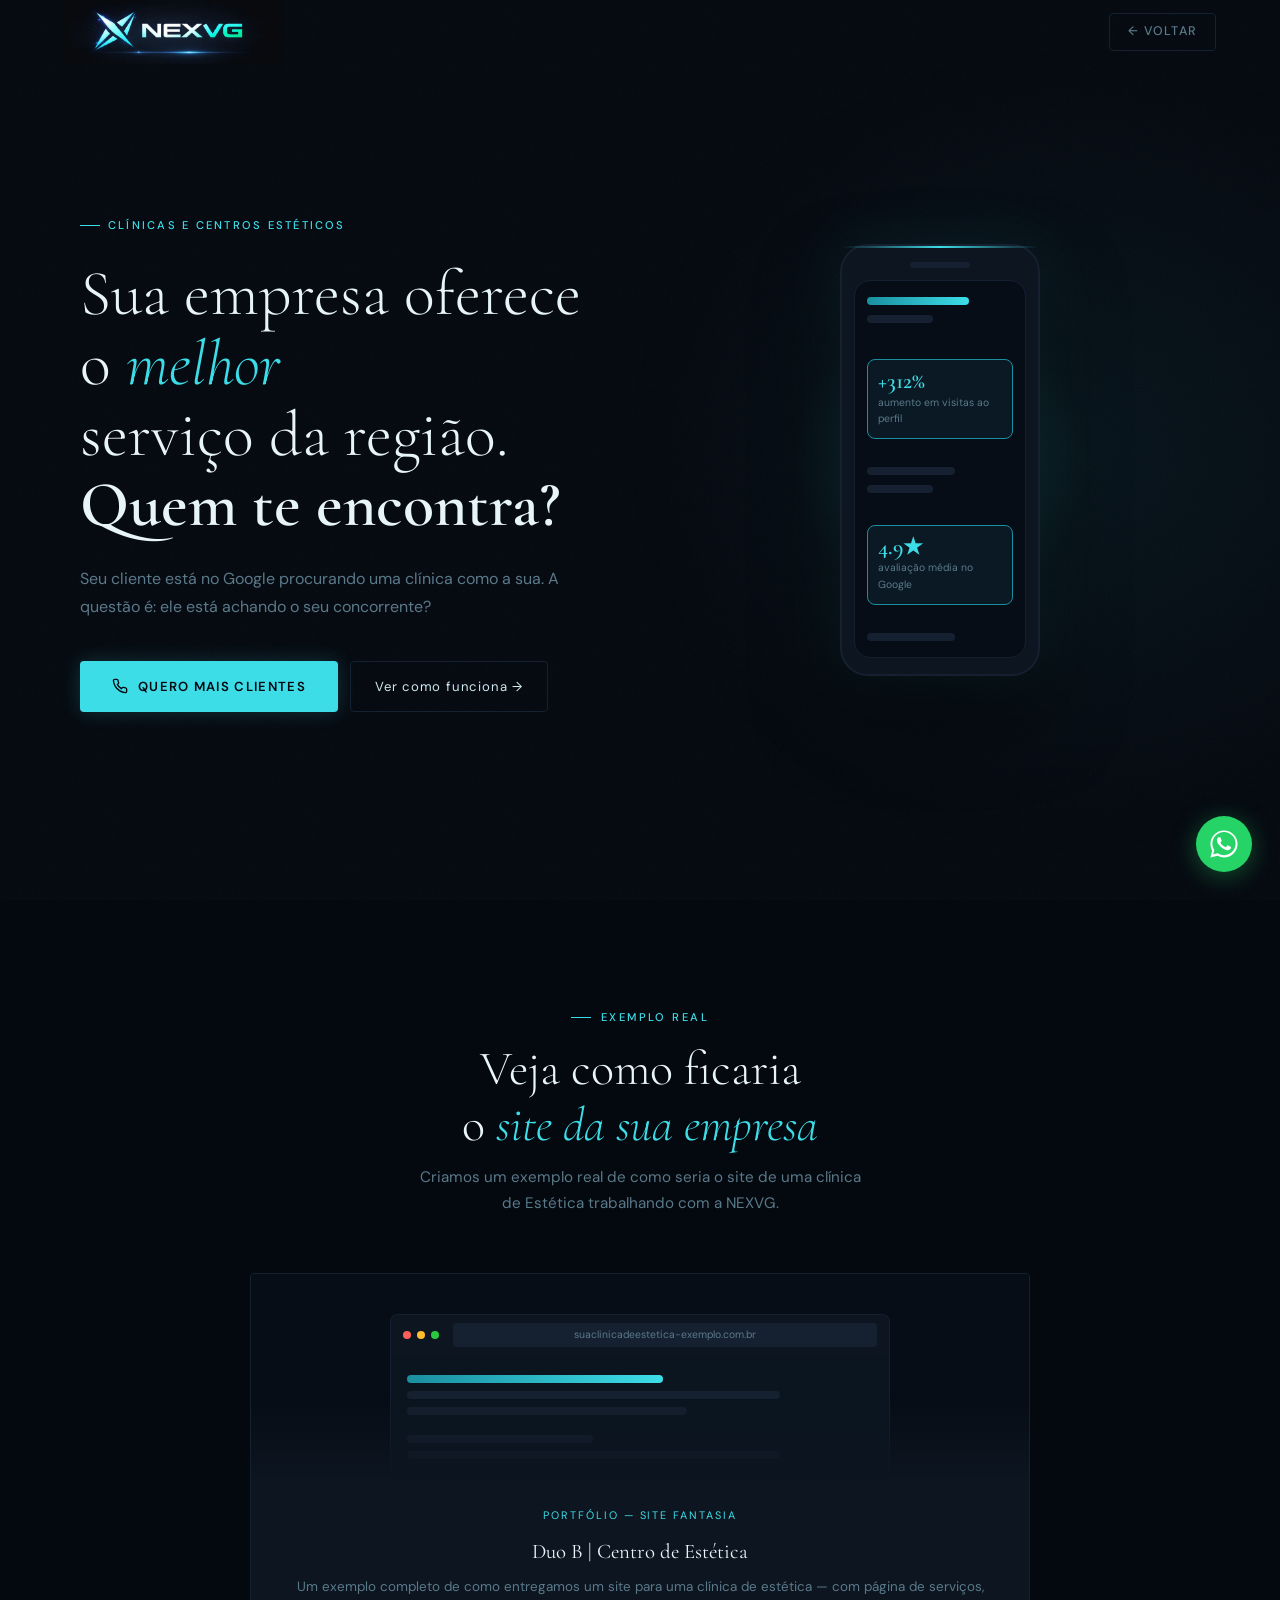
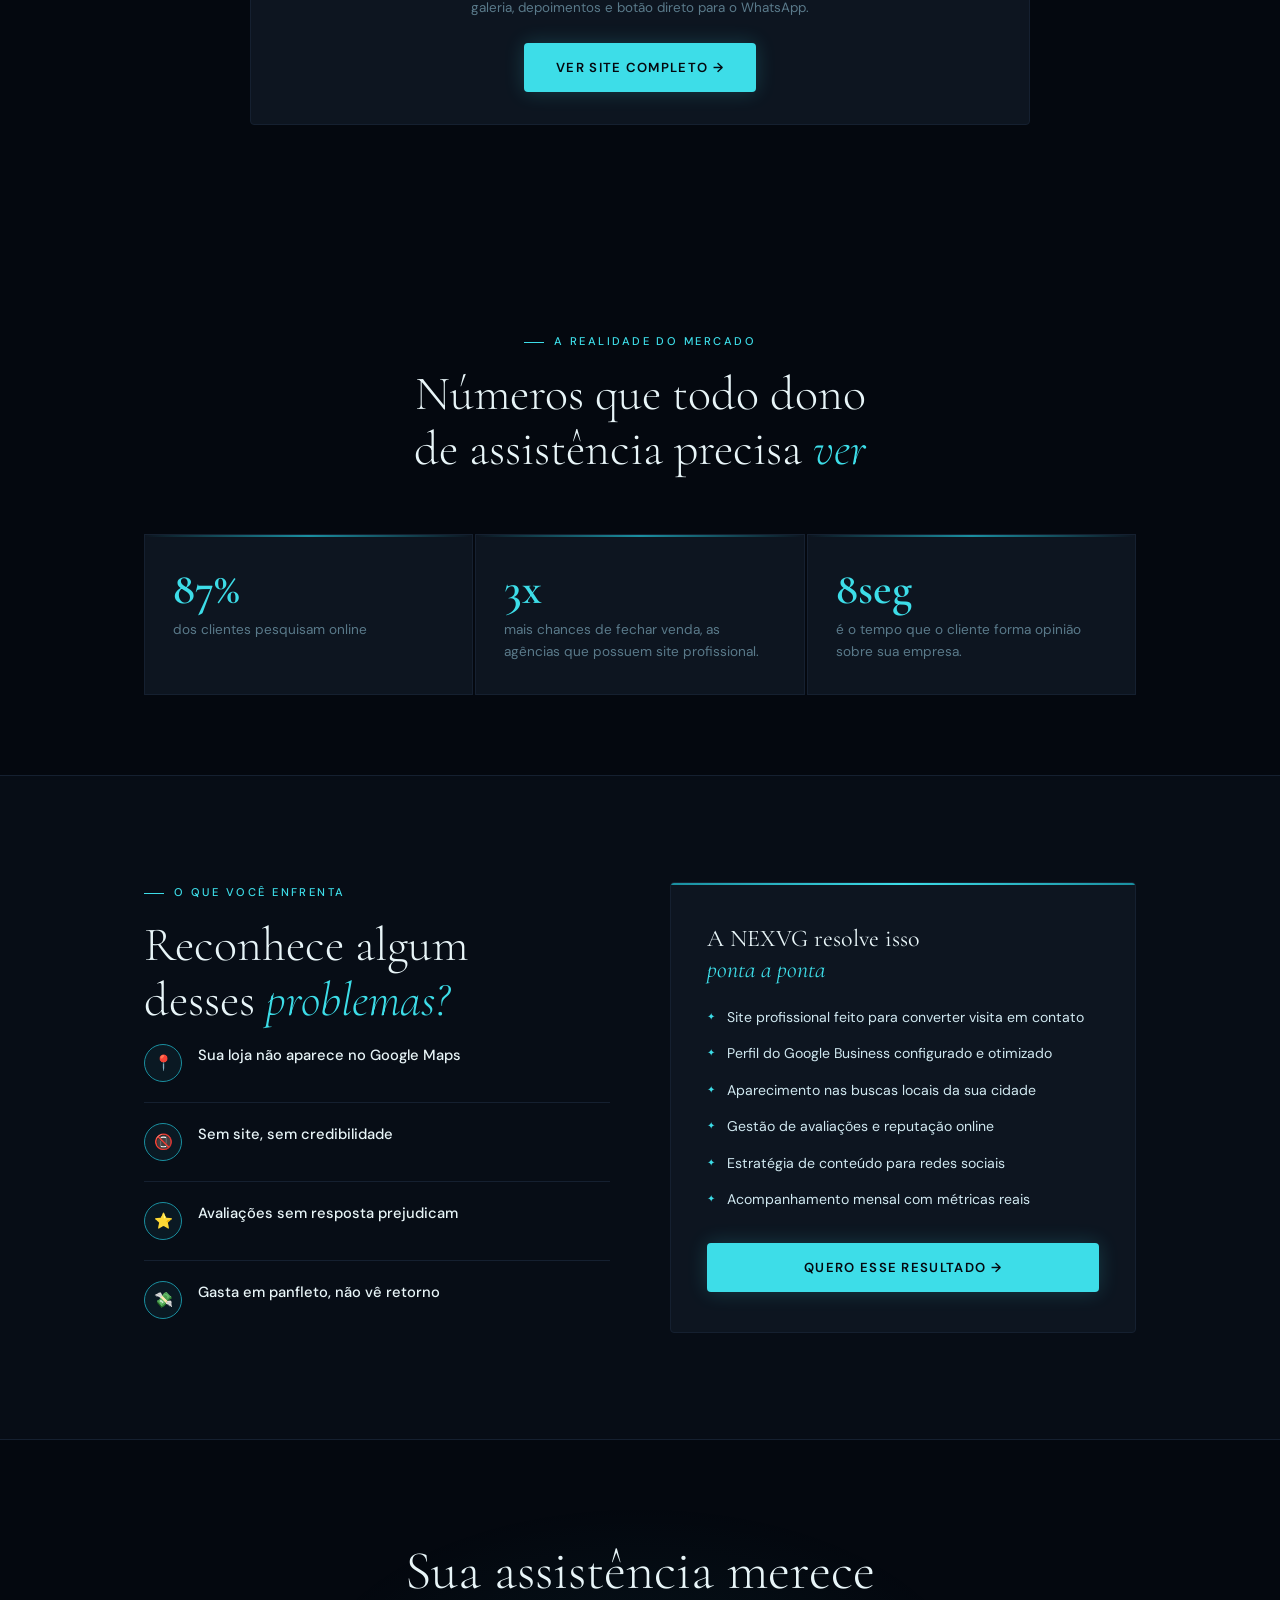
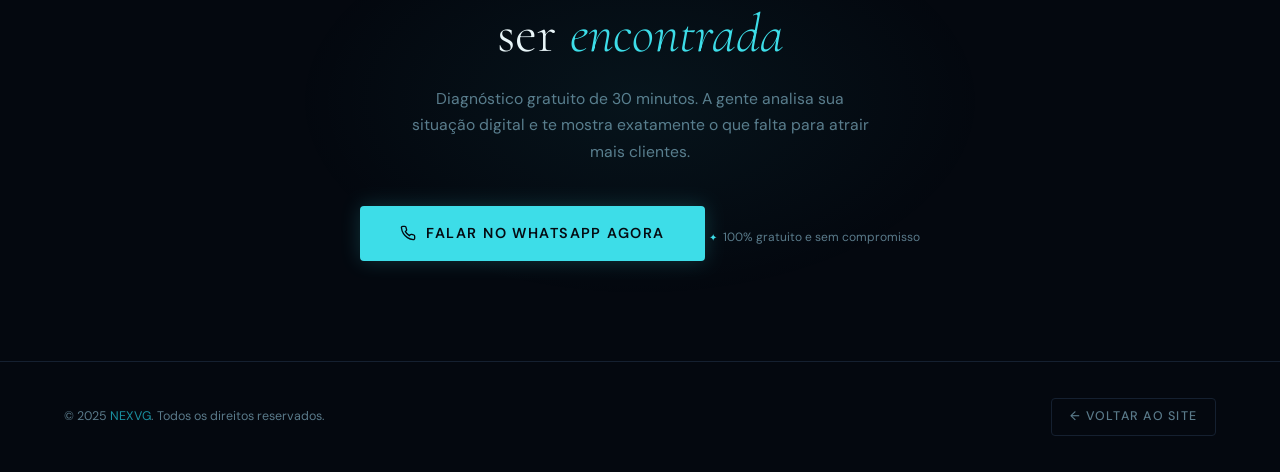
<file: estetica/index.html>
<!DOCTYPE html>

<html lang="pt-BR">
<head>
  <meta charset="UTF-8" />
  <meta name="viewport" content="width=device-width, initial-scale=1.0" />
  <title>Clínicas e Centros de Estética — NEXVG</title>
  <link rel="preconnect" href="https://fonts.googleapis.com" />
  <link rel="preconnect" href="https://fonts.gstatic.com" crossorigin />
  <link href="https://fonts.googleapis.com/css2?family=Cormorant+Garamond:ital,wght@0,300;0,400;0,600;1,300;1,400&family=DM+Sans:wght@300;400;500&display=swap" rel="stylesheet" />
  <style>
    *, *::before, *::after { box-sizing: border-box; margin: 0; padding: 0; }


:root {
  --black:   #04080f;
  --deep:    #070d16;
  --surface: #0d1520;
  --border:  #152030;
  --cyan:    #3ddde8;
  --cyan-lt: #7eeef5;
  --cyan-dk: #1a8fa0;
  --text:    #d0e8f0;
  --muted:   #5a7a8a;
  --white:   #e8f5f8;
  --radius:  4px;
  --ff-serif: 'Cormorant Garamond', Georgia, serif;
  --ff-sans:  'DM Sans', sans-serif;
  --ease:     cubic-bezier(.16,1,.3,1);
}

html { scroll-behavior: smooth; }

body {
  background: var(--black);
  color: var(--text);
  font-family: var(--ff-sans);
  font-size: 16px;
  line-height: 1.6;
  overflow-x: hidden;
}

body::before {
  content: '';
  position: fixed; inset: 0;
  background-image: url("data:image/svg+xml,%3Csvg viewBox='0 0 256 256' xmlns='http://www.w3.org/2000/svg'%3E%3Cfilter id='n'%3E%3CfeTurbulence type='fractalNoise' baseFrequency='0.9' numOctaves='4' stitchTiles='stitch'/%3E%3C/filter%3E%3Crect width='100%25' height='100%25' filter='url(%23n)' opacity='0.035'/%3E%3C/svg%3E");
  background-size: 200px 200px;
  pointer-events: none;
  z-index: 0;
}

::-webkit-scrollbar { width: 4px; }
::-webkit-scrollbar-track { background: var(--black); }
::-webkit-scrollbar-thumb { background: var(--cyan-dk); }

.reveal { opacity: 0; transform: translateY(28px); transition: opacity .8s var(--ease), transform .8s var(--ease); }
.reveal.visible { opacity: 1; transform: none; }
.reveal-delay-1 { transition-delay: .1s; }
.reveal-delay-2 { transition-delay: .2s; }
.reveal-delay-3 { transition-delay: .3s; }

/* ── HEADER ── */
header {
  position: fixed; top: 0; left: 0; right: 0; z-index: 100;
  padding: 0 5vw;
  display: flex; align-items: center; justify-content: space-between;
  height: 64px;
  transition: background .4s;
}
header.scrolled {
  background: rgba(4,8,15,.9);
  backdrop-filter: blur(12px);
  border-bottom: 1px solid var(--border);
}

.logo {
  text-decoration: none;
  display: flex; align-items: center; gap: 10px;
}
.logo-img { height: 64px; width: auto; object-fit: contain; }
.logo-img-placeholder {
  height: 38px; width: 38px;
  background: var(--border); border: 1px dashed var(--cyan-dk);
  border-radius: var(--radius);
  display: flex; align-items: center; justify-content: center;
  font-size: .5rem; color: var(--cyan-dk); text-transform: uppercase;
}


.back-btn {
  display: inline-flex; align-items: center; gap: 8px;
  font-size: .78rem; font-weight: 500; letter-spacing: .1em;
  text-transform: uppercase; color: var(--muted);
  text-decoration: none;
  border: 1px solid var(--border);
  padding: 8px 18px; border-radius: var(--radius);
  transition: color .25s, border-color .25s;
}
.back-btn:hover { color: var(--cyan); border-color: var(--cyan-dk); }

/* ── HERO ── */
.hero {
  position: relative;
  min-height: 100svh;
  display: flex; align-items: center;
  padding: 100px 5vw 80px;
  overflow: hidden;
}
.hero::before {
  content: '';
  position: absolute; top: 0; right: 0;
  width: 55%; height: 100%;
  background: radial-gradient(ellipse at 70% 50%, rgba(61,221,232,.06) 0%, transparent 65%);
  pointer-events: none;
}
.hero-grid {
  position: relative; z-index: 1;
  display: grid; grid-template-columns: 1fr 1fr;
  gap: 80px; align-items: center;
  max-width: 1120px; margin: 0 auto; width: 100%;
}

.hero-tag {
  display: inline-flex; align-items: center; gap: 8px;
  font-size: .7rem; font-weight: 500; letter-spacing: .2em;
  text-transform: uppercase; color: var(--cyan);
  margin-bottom: 24px;
}
.hero-tag::before { content: ''; display: block; width: 20px; height: 1px; background: var(--cyan); }

.hero h1 {
  font-family: var(--ff-serif);
  font-size: clamp(2.4rem, 5vw, 4rem);
  font-weight: 300; line-height: 1.1;
  color: var(--white); margin-bottom: 24px;
}
.hero h1 em { font-style: italic; color: var(--cyan); }
.hero h1 strong { font-weight: 600; }

.hero-sub {
  font-size: 1rem; color: var(--muted);
  line-height: 1.75; margin-bottom: 40px;
  max-width: 480px;
}

.hero-actions { display: flex; gap: 12px; flex-wrap: wrap; }

.btn-primary {
  display: inline-flex; align-items: center; gap: 10px;
  background: var(--cyan); color: #04080f;
  font-family: var(--ff-sans); font-size: .82rem;
  font-weight: 600; letter-spacing: .1em; text-transform: uppercase;
  padding: 14px 32px; border-radius: var(--radius);
  text-decoration: none; border: none; cursor: pointer;
  transition: background .25s, transform .2s, box-shadow .25s;
  box-shadow: 0 0 20px rgba(61,221,232,.2);
}
.btn-primary:hover { background: var(--cyan-lt); transform: translateY(-2px); box-shadow: 0 0 32px rgba(61,221,232,.4); }

.btn-ghost {
  display: inline-flex; align-items: center; gap: 8px;
  background: transparent; color: var(--text);
  font-family: var(--ff-sans); font-size: .82rem;
  font-weight: 400; letter-spacing: .06em;
  padding: 14px 24px; border-radius: var(--radius);
  text-decoration: none; border: 1px solid var(--border);
  transition: border-color .25s, color .25s;
}
.btn-ghost:hover { border-color: var(--cyan-dk); color: var(--cyan); }

/* Phone mockup */
.hero-visual {
  display: flex; align-items: center; justify-content: center;
  position: relative;
}
.phone-wrap {
  position: relative;
  animation: float 4s ease-in-out infinite;
}
@keyframes float { 0%,100% { transform: translateY(0); } 50% { transform: translateY(-12px); } }

.phone {
  width: 200px;
  background: var(--surface);
  border: 2px solid var(--border);
  border-radius: 28px;
  padding: 16px 12px;
  position: relative;
  box-shadow: 0 0 60px rgba(61,221,232,.08), 0 40px 80px rgba(0,0,0,.5);
}
.phone::before {
  content: '';
  position: absolute; top: 0; left: 0; right: 0;
  height: 2px; border-radius: 2px 2px 0 0;
  background: linear-gradient(90deg, transparent, var(--cyan), transparent);
}
.phone-notch {
  width: 60px; height: 6px;
  background: var(--border); border-radius: 3px;
  margin: 0 auto 12px;
}
.phone-screen {
  background: var(--deep);
  border-radius: 16px;
  padding: 16px 12px;
  min-height: 320px;
  border: 1px solid var(--border);
  display: flex; flex-direction: column; gap: 10px;
}
.phone-bar {
  height: 8px; border-radius: 4px;
  background: var(--border);
}
.phone-bar.cyan { background: linear-gradient(90deg, var(--cyan-dk), var(--cyan)); width: 70%; }
.phone-bar.short { width: 45%; }
.phone-bar.med { width: 60%; }

.phone-stat {
  background: rgba(61,221,232,.06);
  border: 1px solid var(--cyan-dk);
  border-radius: 8px;
  padding: 10px;
  margin-top: 4px;
}
.phone-stat-num {
  font-family: var(--ff-serif);
  font-size: 1.4rem; font-weight: 600;
  color: var(--cyan); line-height: 1;
}
.phone-stat-label { font-size: .65rem; color: var(--muted); margin-top: 2px; }

.phone-glow {
  position: absolute;
  width: 300px; height: 300px;
  background: radial-gradient(circle, rgba(61,221,232,.12) 0%, transparent 70%);
  top: 50%; left: 50%; transform: translate(-50%, -50%);
  pointer-events: none;
  border-radius: 50%;
}

/* ── CONTAINER / SECTION ── */
.container { max-width: 1120px; margin: 0 auto; padding: 0 5vw; }
.section-pad { padding: 100px 0; position: relative; z-index: 1; }

.section-label {
  display: inline-flex; align-items: center; gap: 10px;
  font-size: .7rem; font-weight: 500; letter-spacing: .22em;
  text-transform: uppercase; color: var(--cyan); margin-bottom: 16px;
}
.section-label::before { content: ''; display: block; width: 20px; height: 1px; background: var(--cyan); }

.section-title {
  font-family: var(--ff-serif);
  font-size: clamp(1.8rem, 4vw, 3rem);
  font-weight: 300; line-height: 1.15; color: var(--white); margin-bottom: 16px;
}
.section-title em { font-style: italic; color: var(--cyan); }

.divider { border: none; border-top: 1px solid var(--border); margin: 0; }

/* ── DOR / REALIDADE ── */
.pain-grid {
  display: grid; grid-template-columns: repeat(3, 1fr);
  gap: 2px; margin-top: 56px;
}
.pain-card {
  background: var(--surface); border: 1px solid var(--border);
  padding: 32px 28px; position: relative; overflow: hidden;
}
.pain-card::before {
  content: '';
  position: absolute; top: 0; left: 0; right: 0; height: 2px;
  background: linear-gradient(90deg, transparent, var(--cyan-dk), transparent);
}
.pain-num {
  font-family: var(--ff-serif); font-size: 2.8rem; font-weight: 600;
  color: var(--cyan); line-height: 1; margin-bottom: 8px;
}
.pain-label { font-size: .85rem; color: var(--muted); line-height: 1.55; }

/* ── PROBLEMAS ── */
.problems-bg { background: var(--deep); }
.problems-grid {
  display: grid; grid-template-columns: 1fr 1fr;
  gap: 60px; align-items: center; margin-top: 0;
}
.problem-list { list-style: none; display: flex; flex-direction: column; gap: 0; }
.problem-item {
  display: flex; align-items: flex-start; gap: 16px;
  padding: 20px 0; border-bottom: 1px solid var(--border);
}
.problem-item:first-child { padding-top: 0; }
.problem-item:last-child { border-bottom: none; }
.p-icon {
  width: 38px; height: 38px; flex-shrink: 0;
  background: rgba(61,221,232,.06); border: 1px solid var(--cyan-dk);
  border-radius: 50%; display: flex; align-items: center; justify-content: center;
  font-size: .95rem;
}
.p-title { font-size: .92rem; font-weight: 500; color: var(--white); margin-bottom: 3px; }
.p-desc { font-size: .81rem; color: var(--muted); line-height: 1.55; }

.solution-box {
  background: var(--surface); border: 1px solid var(--border);
  border-radius: var(--radius); padding: 40px 36px; position: relative; overflow: hidden;
}
.solution-box::before {
  content: '';
  position: absolute; top: 0; left: 0; right: 0; height: 2px;
  background: linear-gradient(90deg, var(--cyan-dk), var(--cyan), var(--cyan-dk));
}
.solution-title {
  font-family: var(--ff-serif); font-size: 1.5rem; font-weight: 400;
  color: var(--white); margin-bottom: 20px; line-height: 1.3;
}
.solution-title em { font-style: italic; color: var(--cyan); }
.solution-items { display: flex; flex-direction: column; gap: 14px; }
.solution-item { display: flex; align-items: center; gap: 12px; font-size: .88rem; color: var(--text); }
.solution-item::before { content: '✦'; color: var(--cyan); font-size: .65rem; flex-shrink: 0; }

/* ── PORTFOLIO PREVIEW ── */
.portfolio-section { text-align: center; }
.portfolio-card {
  max-width: 780px; margin: 56px auto 0;
  background: var(--surface); border: 1px solid var(--border);
  border-radius: var(--radius); overflow: hidden; position: relative;
}
.portfolio-card::before {
  content: '';
  position: absolute; top: 0; left: 0; right: 0; height: 2px;
  background: linear-gradient(90deg, transparent, var(--cyan), transparent);
}
.portfolio-preview {
  background: var(--deep);
  padding: 40px 32px 0;
  position: relative; overflow: hidden;
  min-height: 200px;
  display: flex; align-items: flex-end; justify-content: center;
}
.portfolio-preview::after {
  content: '';
  position: absolute; bottom: 0; left: 0; right: 0; height: 80px;
  background: linear-gradient(transparent, var(--surface));
}

/* fake browser */
.fake-browser {
  width: 100%; max-width: 500px;
  background: #0a1520; border-radius: 8px 8px 0 0;
  border: 1px solid var(--border); border-bottom: none;
  overflow: hidden;
}
.fake-browser-bar {
  background: var(--surface); padding: 8px 12px;
  display: flex; align-items: center; gap: 6px;
}
.fake-dot { width: 8px; height: 8px; border-radius: 50%; }
.fake-dot:nth-child(1) { background: #ff5f57; }
.fake-dot:nth-child(2) { background: #febc2e; }
.fake-dot:nth-child(3) { background: #28c840; }
.fake-url {
  flex: 1; background: var(--border); border-radius: 4px;
  padding: 4px 10px; font-size: .65rem; color: var(--muted);
  margin-left: 8px;
}
.fake-content { padding: 20px 16px; display: flex; flex-direction: column; gap: 8px; }
.fake-row { height: 8px; border-radius: 4px; background: var(--border); }
.fake-row.cyan { background: linear-gradient(90deg, var(--cyan-dk), var(--cyan)); width: 55%; }
.fake-row.w80 { width: 80%; }
.fake-row.w60 { width: 60%; }
.fake-row.w40 { width: 40%; }

.portfolio-info { padding: 28px 32px 32px; }
.portfolio-tag {
  font-size: .68rem; letter-spacing: .18em; text-transform: uppercase;
  color: var(--cyan); margin-bottom: 10px;
}
.portfolio-name {
  font-family: var(--ff-serif); font-size: 1.3rem; font-weight: 400;
  color: var(--white); margin-bottom: 8px;
}
.portfolio-desc { font-size: .84rem; color: var(--muted); margin-bottom: 24px; line-height: 1.6; }

/* ── CTA ── */
.cta-section {
  text-align: center; padding: 100px 5vw;
  position: relative; overflow: hidden;
}
.cta-section::before {
  content: '';
  position: absolute; top: 50%; left: 50%;
  transform: translate(-50%, -50%);
  width: 700px; height: 400px;
  background: radial-gradient(ellipse, rgba(61,221,232,.06) 0%, transparent 70%);
  pointer-events: none;
}
.cta-title {
  font-family: var(--ff-serif);
  font-size: clamp(2rem, 4.5vw, 3.4rem);
  font-weight: 300; color: var(--white); line-height: 1.15;
  margin-bottom: 20px; position: relative;
}
.cta-title em { font-style: italic; color: var(--cyan); }
.cta-sub { font-size: .98rem; color: var(--muted); max-width: 460px; margin: 0 auto 40px; line-height: 1.7; }
.cta-note {
  display: inline-flex; align-items: center; gap: 6px;
  font-size: .75rem; color: var(--muted); margin-top: 16px;
}
.cta-note::before { content: '✦'; color: var(--cyan); font-size: .6rem; }

/* ── FOOTER ── */
footer {
  border-top: 1px solid var(--border);
  padding: 36px 5vw;
  display: flex; align-items: center; justify-content: space-between;
  flex-wrap: wrap; gap: 16px;
}
.footer-copy { font-size: .78rem; color: var(--muted); }
.footer-copy span { color: var(--cyan-dk); }

/* ── WHATSAPP FLOAT ── */
.whatsapp-float {
  position: fixed; bottom: 28px; right: 28px; z-index: 200;
  width: 56px; height: 56px; background: #25D366; border-radius: 50%;
  display: flex; align-items: center; justify-content: center;
  box-shadow: 0 4px 24px rgba(37,211,102,.35);
  text-decoration: none;
  transition: transform .2s, box-shadow .2s;
  animation: waPop .6s var(--ease) 1s both;
}
@keyframes waPop { from { transform: scale(0); } to { transform: scale(1); } }
.whatsapp-float:hover { transform: scale(1.08); box-shadow: 0 6px 32px rgba(37,211,102,.5); }
.whatsapp-float svg { width: 28px; height: 28px; fill: white; }

/* ── MODAL ── */
.modal-overlay {
  position: fixed; inset: 0; z-index: 300;
  background: rgba(4,8,15,.85);
  backdrop-filter: blur(8px);
  display: flex; align-items: center; justify-content: center;
  padding: 20px;
  opacity: 0; pointer-events: none;
  transition: opacity .4s var(--ease);
}
.modal-overlay.open { opacity: 1; pointer-events: all; }

.modal {
  background: var(--surface);
  border: 1px solid var(--border);
  border-radius: 8px;
  padding: 48px 40px;
  max-width: 480px; width: 100%;
  text-align: center;
  position: relative;
  transform: translateY(20px) scale(.97);
  transition: transform .4s var(--ease);
}
.modal-overlay.open .modal { transform: none; }

.modal::before {
  content: '';
  position: absolute; top: 0; left: 0; right: 0; height: 2px; border-radius: 2px 2px 0 0;
  background: linear-gradient(90deg, transparent, var(--cyan), transparent);
}

.modal-icon { font-size: 2.5rem; margin-bottom: 16px; }

.modal-title {
  font-family: var(--ff-serif);
  font-size: 1.8rem; font-weight: 300;
  color: var(--white); line-height: 1.2; margin-bottom: 12px;
}
.modal-title em { font-style: italic; color: var(--cyan); }

.modal-sub { font-size: .9rem; color: var(--muted); line-height: 1.65; margin-bottom: 32px; }

.modal-actions { display: flex; flex-direction: column; gap: 10px; }

.modal-wa {
  display: inline-flex; align-items: center; justify-content: center; gap: 10px;
  background: #25D366; color: white;
  font-family: var(--ff-sans); font-size: .85rem;
  font-weight: 600; letter-spacing: .08em; text-transform: uppercase;
  padding: 14px 28px; border-radius: var(--radius);
  text-decoration: none; border: none; cursor: pointer;
  transition: background .25s, transform .2s;
}
.modal-wa:hover { background: #1fba58; transform: translateY(-1px); }
.modal-wa svg { width: 18px; height: 18px; fill: white; }

.modal-close {
  background: transparent; border: 1px solid var(--border);
  color: var(--muted); font-family: var(--ff-sans);
  font-size: .8rem; letter-spacing: .08em; text-transform: uppercase;
  padding: 12px 28px; border-radius: var(--radius);
  cursor: pointer; transition: color .25s, border-color .25s;
}
.modal-close:hover { color: var(--text); border-color: var(--muted); }

.modal-x {
  position: absolute; top: 16px; right: 16px;
  background: none; border: none; cursor: pointer;
  color: var(--muted); font-size: 1.2rem; line-height: 1;
  transition: color .2s;
}
.modal-x:hover { color: var(--text); }

/* ── RESPONSIVE ── */
@media (max-width: 900px) {
  .hero-grid { grid-template-columns: 1fr; gap: 48px; }
  .hero-visual { display: none; }
  .pain-grid { grid-template-columns: 1fr 1fr; }
  .problems-grid { grid-template-columns: 1fr; gap: 40px; }
}
@media (max-width: 600px) {
  .pain-grid { grid-template-columns: 1fr; }
  .modal { padding: 36px 24px; }
  .portfolio-info { padding: 20px 20px 24px; }
}


  </style>
</head>
<body>

  <!-- ══ HEADER ══ -->

  <header id="header">
    <a class="logo" href="index.html">
      <img class="logo-img" src="logo.jpg" alt="NEXVG"
           onerror="this.style.display='none';this.nextElementSibling.style.display='flex';" />
      <div class="logo-img-placeholder" style="display:none;">Logo</div>
      
    </a>
    <a href="https://nexvg.com.br" class="back-btn">← Voltar</a>
  </header>

  <!-- ══ HERO ══ -->

  <section class="hero">
    <div class="hero-grid">
      <div>
        <div class="hero-tag reveal">Clínicas e Centros Estéticos </div>
        <h1 class="reveal reveal-delay-1">
          Sua empresa oferece o <em>melhor</em><br />
          serviço da região.<br />
          <strong>Quem te encontra?</strong>
        </h1>
        <p class="hero-sub reveal reveal-delay-2">
          Seu cliente está no Google procurando uma clínica como a sua. A questão é: ele está achando o seu concorrente?
        </p>
        <div class="hero-actions reveal reveal-delay-3">
          <a href="https://wa.me/5521975957899?text=Olá!%20Tenho%20uma%20assistência%20técnica%20e%20quero%20um%20diagnóstico%20gratuito." target="_blank" class="btn-primary">
            <svg viewBox="0 0 24 24" fill="none" stroke="currentColor" stroke-width="2" width="16" height="16"><path d="M22 16.92v3a2 2 0 01-2.18 2 19.79 19.79 0 01-8.63-3.07 19.5 19.5 0 01-6-6A19.79 19.79 0 012.12 4.18 2 2 0 014.11 2h3a2 2 0 012 1.72c.127.96.361 1.903.7 2.81a2 2 0 01-.45 2.11L8.09 9.91a16 16 0 006 6l1.27-1.27a2 2 0 012.11-.45c.907.339 1.85.573 2.81.7A2 2 0 0122 16.92z"/></svg>
            Quero Mais Clientes
          </a>
          <a href="#problemas" class="btn-ghost">Ver como funciona →</a>
        </div>
      </div>
      <div class="hero-visual reveal reveal-delay-2">
        <div class="phone-glow"></div>
        <div class="phone-wrap">
          <div class="phone">
            <div class="phone-notch"></div>
            <div class="phone-screen">
              <div class="phone-bar cyan"></div>
              <div class="phone-bar short"></div>
              <div style="height:12px;"></div>
              <div class="phone-stat">
                <div class="phone-stat-num">+312%</div>
                <div class="phone-stat-label">aumento em visitas ao perfil</div>
              </div>
              <div style="height:8px;"></div>
              <div class="phone-bar med"></div>
              <div class="phone-bar short"></div>
              <div style="height:8px;"></div>
              <div class="phone-stat">
                <div class="phone-stat-num">4.9★</div>
                <div class="phone-stat-label">avaliação média no Google</div>
              </div>
              <div style="height:8px;"></div>
              <div class="phone-bar w60" style="width:60%;height:8px;border-radius:4px;background:var(--border);"></div>
            </div>
          </div>
        </div>
      </div>
    </div>
  </section>

    <!-- ══ PORTFÓLIO PREVIEW ══ -->

  <section class="section-pad portfolio-section">
    <div class="container">
      <span class="section-label reveal" style="justify-content:center;">Exemplo Real</span>
      <h2 class="section-title reveal reveal-delay-1" style="max-width:520px;margin:0 auto;">
        Veja como ficaria<br />o <em>site da sua empresa</em>
      </h2>
      <p style="font-size:.95rem;color:var(--muted);max-width:460px;margin:12px auto 0;line-height:1.7;" class="reveal reveal-delay-2">
        Criamos um exemplo real de como seria o site de uma clínica de Estética trabalhando com a NEXVG.
      </p>


  <div class="portfolio-card reveal reveal-delay-2">
    <div class="portfolio-preview">
      <div class="fake-browser">
        <div class="fake-browser-bar">
          <div class="fake-dot"></div>
          <div class="fake-dot"></div>
          <div class="fake-dot"></div>
          <div class="fake-url">suaclinicadeestetica-exemplo.com.br</div>
        </div>
        <div class="fake-content">
          <div class="fake-row cyan"></div>
          <div class="fake-row w80"></div>
          <div class="fake-row w60"></div>
          <div style="height:4px;"></div>
          <div class="fake-row w40"></div>
          <div class="fake-row w80"></div>
        </div>
      </div>
    </div>
    <div class="portfolio-info">
      <div class="portfolio-tag">Portfólio — Site Fantasia</div>
      <div class="portfolio-name">Duo B | Centro de Estética</div>
      <div class="portfolio-desc">Um exemplo completo de como entregamos um site para uma clínica de estética — com página de serviços, galeria, depoimentos e botão direto para o WhatsApp.</div>
      <a href="https://vitorrfrota.github.io/duob/" class="btn-primary" id="portfolioBtn">
        Ver site completo →
      </a>
    </div>
  </div>
</div>


  </section>


  <!-- ══ NÚMEROS ══ -->

  <section class="section-pad" style="padding-bottom:0;">
    <div class="container">
      <div style="text-align:center;margin-bottom:0;">
        <span class="section-label reveal" style="justify-content:center;">A Realidade do Mercado</span>
        <h2 class="section-title reveal reveal-delay-1" style="max-width:560px;margin:0 auto;">
          Números que todo dono<br />de assistência precisa <em>ver</em>
        </h2>
      </div>
      <div class="pain-grid">
        <div class="pain-card reveal">
          <div class="pain-num">87%</div>
          <div class="pain-label">dos clientes pesquisam online</div>
        </div>
        <div class="pain-card reveal reveal-delay-1">
          <div class="pain-num">3x</div>
          <div class="pain-label">mais chances de fechar venda, as agências que possuem site profissional.</div>
        </div>
        <div class="pain-card reveal reveal-delay-2">
          <div class="pain-num">8seg</div>
          <div class="pain-label">é o tempo que o cliente forma opinião sobre sua empresa. </div>
        </div>
      </div>
    </div>
  </section>

  <hr class="divider" style="margin-top:80px;" />

  <!-- ══ PROBLEMAS / SOLUÇÃO ══ -->

  <section id="problemas" class="section-pad problems-bg">
    <div class="container">
      <div class="problems-grid">
        <div>
          <span class="section-label reveal">O Que Você Enfrenta</span>
          <h2 class="section-title reveal reveal-delay-1">
            Reconhece algum<br />desses <em>problemas?</em>
          </h2>
          <ul class="problem-list">
            <li class="problem-item reveal">
              <div class="p-icon">📍</div>
              <div>
                <div class="p-title">Sua loja não aparece no Google Maps</div>
                
            </li>
            <li class="problem-item reveal reveal-delay-1">
              <div class="p-icon">📵</div>
              <div>
                <div class="p-title">Sem site, sem credibilidade</div>
                
            </li>
            <li class="problem-item reveal reveal-delay-2">
              <div class="p-icon">⭐</div>
              <div>
                <div class="p-title">Avaliações sem resposta prejudicam</div>
                
            </li>
            <li class="problem-item reveal reveal-delay-3">
              <div class="p-icon">💸</div>
              <div>
                <div class="p-title">Gasta em panfleto, não vê retorno</div>
                
            </li>
          </ul>
        </div>
        <div class="reveal reveal-delay-1">
          <div class="solution-box">
            <div class="solution-title">
              A NEXVG resolve isso<br /><em>ponta a ponta</em>
            </div>
            <div class="solution-items">
              <div class="solution-item">Site profissional feito para converter visita em contato</div>
              <div class="solution-item">Perfil do Google Business configurado e otimizado</div>
              <div class="solution-item">Aparecimento nas buscas locais da sua cidade</div>
              <div class="solution-item">Gestão de avaliações e reputação online</div>
              <div class="solution-item">Estratégia de conteúdo para redes sociais</div>
              <div class="solution-item">Acompanhamento mensal com métricas reais</div>
            </div>
            <div style="margin-top:32px;">
              <a href="https://wa.me/5521975957899?text=Olá!%20Tenho%20uma%20assistência%20técnica%20e%20quero%20saber%20mais." target="_blank" class="btn-primary" style="width:100%;justify-content:center;">
                Quero esse resultado →
              </a>
            </div>
          </div>
        </div>
      </div>
    </div>
  </section>

  <hr class="divider" />


  <!-- ══ CTA FINAL ══ -->

  <section class="cta-section">
    <div class="container">
      <h2 class="cta-title reveal">
        Sua assistência merece<br />ser <em>encontrada</em>
      </h2>
      <p class="cta-sub reveal reveal-delay-1">
        Diagnóstico gratuito de 30 minutos. A gente analisa sua situação digital e te mostra exatamente o que falta para atrair mais clientes.
      </p>
      <div class="reveal reveal-delay-2">
        <a href="https://wa.me/5521975957899?text=Olá!%20Tenho%20uma%20assistência%20técnica%20e%20quero%20o%20diagnóstico%20gratuito." target="_blank" class="btn-primary" style="font-size:.9rem;padding:16px 40px;">
          <svg viewBox="0 0 24 24" fill="none" stroke="currentColor" stroke-width="2" width="16" height="16"><path d="M22 16.92v3a2 2 0 01-2.18 2 19.79 19.79 0 01-8.63-3.07 19.5 19.5 0 01-6-6A19.79 19.79 0 012.12 4.18 2 2 0 014.11 2h3a2 2 0 012 1.72c.127.96.361 1.903.7 2.81a2 2 0 01-.45 2.11L8.09 9.91a16 16 0 006 6l1.27-1.27a2 2 0 012.11-.45c.907.339 1.85.573 2.81.7A2 2 0 0122 16.92z"/></svg>
          Falar no WhatsApp agora
        </a>
        <p class="cta-note">100% gratuito e sem compromisso</p>
      </div>
    </div>
  </section>

  <!-- ══ FOOTER ══ -->

  <footer>
    <p class="footer-copy">© 2025 <span>NEXVG</span>. Todos os direitos reservados.</p>
    <a href="index.html" class="back-btn">← Voltar ao site</a>
  </footer>

  <!-- ══ WHATSAPP FLOAT ══ -->

  <a class="whatsapp-float" href="https://wa.me/5521975957899?text=Olá!%20Vim%20pela%20página%20de%20assistência%20técnica%20e%20quero%20saber%20mais." target="_blank" aria-label="WhatsApp">
    <svg viewBox="0 0 32 32" xmlns="http://www.w3.org/2000/svg">
      <path d="M16 .5C7.44.5.5 7.44.5 16c0 2.76.71 5.35 1.95 7.6L.5 31.5l8.18-1.93A15.44 15.44 0 0016 31.5C24.56 31.5 31.5 24.56 31.5 16S24.56.5 16 .5zm0 28.3a13.24 13.24 0 01-6.74-1.84l-.48-.29-5.01 1.18 1.2-4.87-.31-.5A13.25 13.25 0 1116 28.8zm7.27-9.93c-.4-.2-2.35-1.16-2.71-1.29-.36-.14-.63-.2-.89.2-.26.39-1.02 1.29-1.25 1.56-.23.27-.46.3-.86.1-.4-.2-1.68-.62-3.2-1.98-1.18-1.05-1.98-2.35-2.21-2.74-.23-.4-.02-.61.17-.81.18-.18.4-.46.6-.7.2-.22.26-.39.4-.65.13-.26.07-.49-.03-.69-.1-.2-.9-2.16-1.23-2.96-.32-.78-.65-.67-.89-.68l-.75-.01c-.26 0-.69.1-1.05.49-.36.4-1.38 1.35-1.38 3.3s1.41 3.83 1.61 4.09c.2.26 2.78 4.24 6.73 5.95.94.41 1.67.65 2.24.83.94.3 1.8.26 2.47.16.75-.11 2.35-.96 2.68-1.89.33-.92.33-1.71.23-1.88-.1-.16-.36-.26-.76-.46z"/>
    </svg>
  </a>

  <!-- ══ MODAL ══ -->

  <div class="modal-overlay" id="modalOverlay">
    <div class="modal" role="dialog" aria-modal="true">
      <button class="modal-x" id="modalX" aria-label="Fechar">✕</button>
      <div class="modal-icon">📲</div>
      <h3 class="modal-title">
        Sua empresa merece<br />esse <em>upgrade</em>
      </h3>
      <p class="modal-sub">
        Antes de ir embora — você já sabe que seus concorrentes estão sendo encontrados no Google agora. Um diagnóstico gratuito pode mudar isso essa semana.
      </p>
      <div class="modal-actions">
        <a href="https://wa.me/552175957899?text=Olá!%20Vi%20a%20página%20de%20assistência%20técnica%20e%20quero%20o%20diagnóstico%20gratuito." target="_blank" class="modal-wa">
          <svg viewBox="0 0 32 32" xmlns="http://www.w3.org/2000/svg">
            <path d="M16 .5C7.44.5.5 7.44.5 16c0 2.76.71 5.35 1.95 7.6L.5 31.5l8.18-1.93A15.44 15.44 0 0016 31.5C24.56 31.5 31.5 24.56 31.5 16S24.56.5 16 .5zm0 28.3a13.24 13.24 0 01-6.74-1.84l-.48-.29-5.01 1.18 1.2-4.87-.31-.5A13.25 13.25 0 1116 28.8zm7.27-9.93c-.4-.2-2.35-1.16-2.71-1.29-.36-.14-.63-.2-.89.2-.26.39-1.02 1.29-1.25 1.56-.23.27-.46.3-.86.1-.4-.2-1.68-.62-3.2-1.98-1.18-1.05-1.98-2.35-2.21-2.74-.23-.4-.02-.61.17-.81.18-.18.4-.46.6-.7.2-.22.26-.39.4-.65.13-.26.07-.49-.03-.69-.1-.2-.9-2.16-1.23-2.96-.32-.78-.65-.67-.89-.68l-.75-.01c-.26 0-.69.1-1.05.49-.36.4-1.38 1.35-1.38 3.3s1.41 3.83 1.61 4.09c.2.26 2.78 4.24 6.73 5.95.94.41 1.67.65 2.24.83.94.3 1.8.26 2.47.16.75-.11 2.35-.96 2.68-1.89.33-.92.33-1.71.23-1.88-.1-.16-.36-.26-.76-.46z"/>
          </svg>
          Quero o diagnóstico gratuito
        </a>
        <button class="modal-close" id="modalClose">Agora não</button>
      </div>
    </div>
  </div>

  <script>
    // ── Header scroll
    const header = document.getElementById('header');
    window.addEventListener('scroll', () => {
      header.classList.toggle('scrolled', window.scrollY > 40);
    });

    // ── Reveal on scroll
    const reveals = document.querySelectorAll('.reveal');
    const observer = new IntersectionObserver((entries) => {
      entries.forEach(e => {
        if (e.isIntersecting) { e.target.classList.add('visible'); observer.unobserve(e.target); }
      });
    }, { threshold: 0.12 });
    reveals.forEach(el => observer.observe(el));
    setTimeout(() => {
      document.querySelectorAll('.hero .reveal').forEach(el => el.classList.add('visible'));
    }, 100);

    // ── Modal — dispara quando usuário tenta sair (mouse sai pelo topo)
    const modalOverlay = document.getElementById('modalOverlay');
    let modalShown = false;

    function showModal() {
      if (modalShown) return;
      modalShown = true;
      modalOverlay.classList.add('open');
      document.body.style.overflow = 'hidden';
    }

    function hideModal() {
      modalOverlay.classList.remove('open');
      document.body.style.overflow = '';
    }

    // Detecta mouse saindo pelo topo da janela (exit intent)
    document.addEventListener('mouseleave', (e) => {
      if (e.clientY <= 0) showModal();
    });

    // Também dispara no botão voltar (popstate)
    history.pushState(null, '', location.href);
    window.addEventListener('popstate', () => {
      showModal();
      history.pushState(null, '', location.href);
    });

    document.getElementById('modalClose').addEventListener('click', hideModal);
    document.getElementById('modalX').addEventListener('click', hideModal);
    modalOverlay.addEventListener('click', (e) => {
      if (e.target === modalOverlay) hideModal();
    });
  </script>

</body>
</html>
</file>
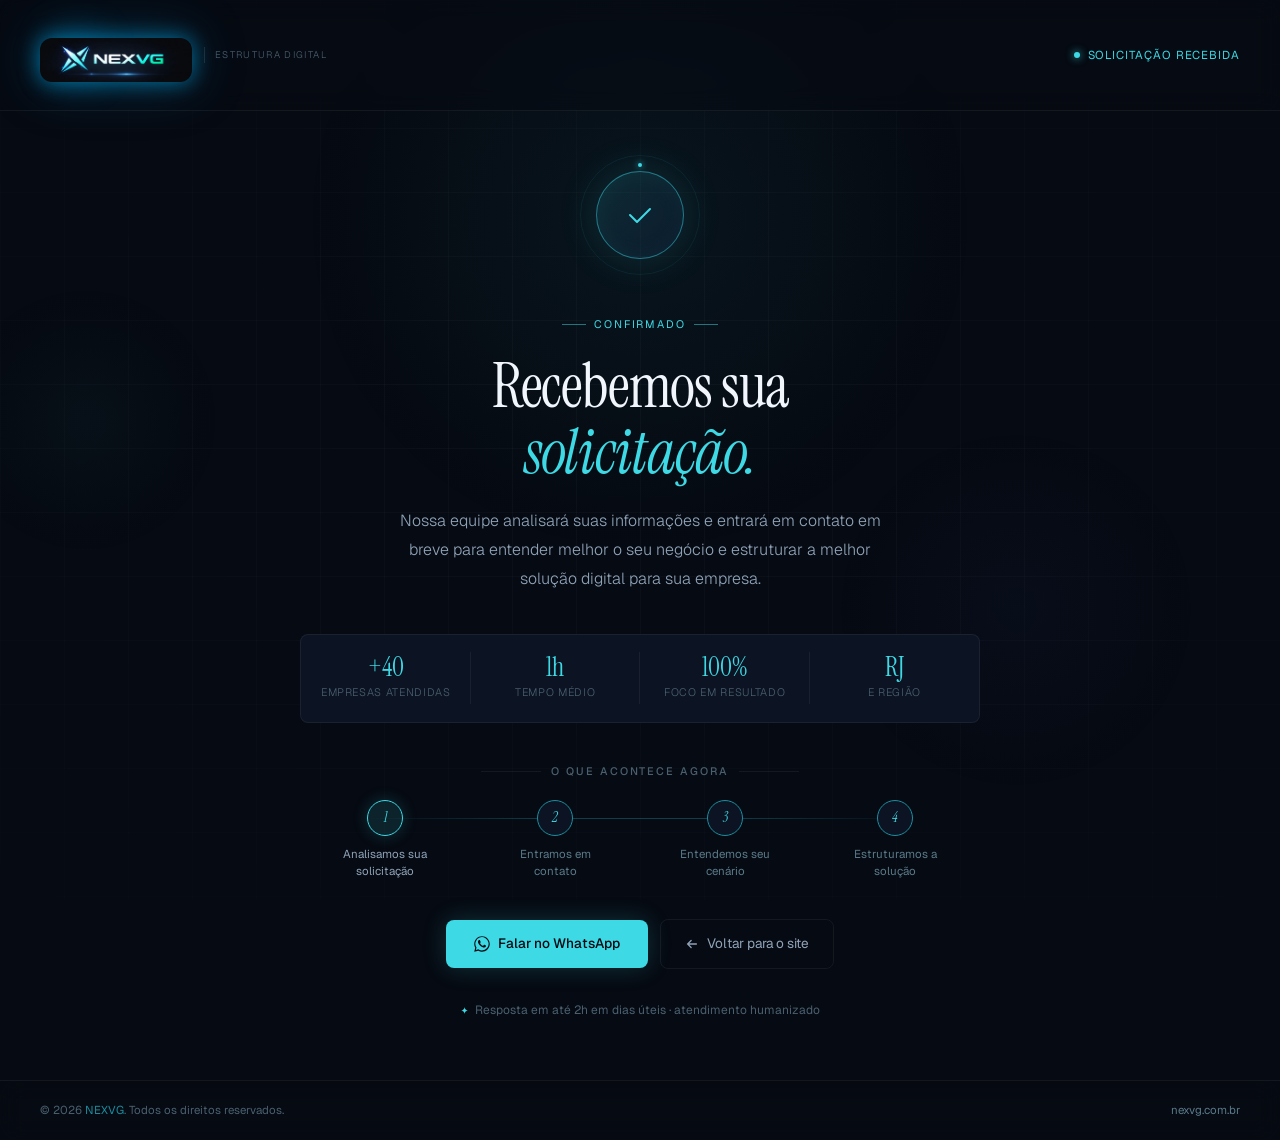
<file: obrigado/index.html>
<!DOCTYPE html>
<html lang="pt-BR">
<head>
  <meta charset="UTF-8" />
  <meta name="viewport" content="width=device-width, initial-scale=1.0" />
  <title>Solicitação Recebida — NEXVG</title>
  <meta name="description" content="Recebemos sua solicitação. A NEXVG entrará em contato em breve." />
  <meta name="robots" content="noindex, nofollow" />
  <link rel="icon" href="favicon.png" type="image/png" />
  <meta name="theme-color" content="#060a12" />
  <link rel="preconnect" href="https://fonts.googleapis.com" />
  <link rel="preconnect" href="https://fonts.gstatic.com" crossorigin />
  <link href="https://fonts.googleapis.com/css2?family=Instrument+Serif:ital@0;1&family=Geist:wght@300;400;500&display=swap" rel="stylesheet" />
  <style>
    *, *::before, *::after { box-sizing: border-box; margin: 0; padding: 0; }

    :root {
      --bg:       #060a12;
      --bg-2:     #080d18;
      --deep:     #070d16;
      --surface:  #0c1322;
      --border:   rgba(255,255,255,.06);
      --border-md:rgba(255,255,255,.10);
      --cyan:     #3dd9e5;
      --cyan-lt:  #7eeef5;
      --cyan-dk:  #1a8fa0;
      --cyan-dim: rgba(61,217,229,.10);
      --text:     #e2eaf4;
      --text-2:   #8fa3b8;
      --text-3:   #4a6070;
      --muted:    #5a7a8a;
      --white:    #f0f6fc;
      --serif: "Instrument Serif", Georgia, serif;
      --sans:  "Geist", system-ui, sans-serif;
      --ease:  cubic-bezier(.16,1,.3,1);
    }

    html { scroll-behavior: smooth; -webkit-font-smoothing: antialiased; }

    body {
      background: var(--bg);
      color: var(--text);
      font-family: var(--sans);
      font-size: 16px;
      line-height: 1.6;
      overflow-x: hidden;
      min-height: 100dvh;
      display: flex;
      flex-direction: column;
    }

    ::-webkit-scrollbar { width: 3px; }
    ::-webkit-scrollbar-track { background: var(--bg); }
    ::-webkit-scrollbar-thumb { background: rgba(61,217,229,.2); border-radius: 2px; }

    /* ── BACKGROUND ── */
    .page-bg {
      position: fixed; inset: 0; z-index: 0;
      pointer-events: none;
    }

    .grid-lines {
      position: absolute; inset: 0;
      background-image:
        linear-gradient(rgba(255,255,255,.022) 1px, transparent 1px),
        linear-gradient(90deg, rgba(255,255,255,.022) 1px, transparent 1px);
      background-size: 64px 64px;
      mask-image: radial-gradient(ellipse 90% 80% at 50% 50%, black 20%, transparent 100%);
      -webkit-mask-image: radial-gradient(ellipse 90% 80% at 50% 50%, black 20%, transparent 100%);
    }

    .bg-glow-1 {
      position: absolute;
      width: 800px; height: 800px; border-radius: 50%;
      background: radial-gradient(circle, rgba(61,217,229,.055) 0%, transparent 60%);
      top: -20%; left: 50%; transform: translateX(-50%);
      animation: glowPulse 6s ease-in-out infinite;
    }
    .bg-glow-2 {
      position: absolute;
      width: 400px; height: 400px; border-radius: 50%;
      background: radial-gradient(circle, rgba(61,100,220,.04) 0%, transparent 65%);
      bottom: 10%; right: 5%;
    }
    .bg-glow-3 {
      position: absolute;
      width: 300px; height: 300px; border-radius: 50%;
      background: radial-gradient(circle, rgba(61,217,229,.03) 0%, transparent 65%);
      top: 30%; left: -5%;
    }

    @keyframes glowPulse {
      0%,100% { opacity: 1; transform: translateX(-50%) scale(1); }
      50%      { opacity: .7; transform: translateX(-50%) scale(1.05); }
    }

    /* ── HEADER ── */
    header {
      position: relative; z-index: 10;
      padding: 28px 40px;
      display: flex; align-items: center; justify-content: space-between;
      border-bottom: 1px solid var(--border);
      background: rgba(6,10,18,.5);
      backdrop-filter: blur(12px);
      -webkit-backdrop-filter: blur(12px);
    }

  .logo{
 
  position:relative;

  display:flex;

  align-items:center;

  gap:12px;

  text-decoration:none;

}

/* EFEITO DE GLOW */

.logo::before{

  content:'';

  position:absolute;

  width:70px;

  height:70px;

  background:radial-gradient(circle,

  rgba(0,183,255,0.35) 0%,

  transparent 70%);

  filter:blur(18px);

  z-index:-1;

  animation:logoGlow 4s ease-in-out infinite;

}

/* IMAGEM DA LOGO */

.logo img{
margin-top: 10px;
  width:152px;
 border-radius: 12px;
  animation:floatingLogo 4s ease-in-out infinite;

  filter:

  drop-shadow(0 0 10px rgba(0,183,255,0.55))

  drop-shadow(0 0 25px rgba(0,183,255,0.25));

  transition:0.4s ease; }

    .logo-sub { font-size: .6rem; font-weight: 300; letter-spacing: .14em; text-transform: uppercase; color: var(--text-3); border-left: 1px solid var(--border-md); padding-left: 10px; }

    .header-status {
      display: flex; align-items: center; gap: 8px;
      font-size: .72rem; font-weight: 400; letter-spacing: .08em;
      text-transform: uppercase; color: var(--cyan);
    }
    .status-dot {
      width: 6px; height: 6px; border-radius: 50%;
      background: var(--cyan);
      box-shadow: 0 0 8px var(--cyan);
      animation: statusPulse 2s ease-in-out infinite;
    }
    @keyframes statusPulse {
      0%,100% { opacity: 1; box-shadow: 0 0 8px var(--cyan); }
      50%      { opacity: .5; box-shadow: 0 0 4px var(--cyan); }
    }

    /* ── MAIN ── */
    main {
      position: relative; z-index: 1;
      flex: 1;
      display: flex; align-items: center; justify-content: center;
      padding: 60px 24px;
    }

    .content-wrap {
      max-width: 680px; width: 100%;
      text-align: center;
    }

    /* ── CHECK ICON ── */
    .check-wrap {
      display: flex; align-items: center; justify-content: center;
      margin-bottom: 48px;
      opacity: 0;
      animation: checkIn .8s var(--ease) .2s forwards;
    }

    @keyframes checkIn {
      from { opacity: 0; transform: scale(.6) translateY(20px); }
      to   { opacity: 1; transform: scale(1) translateY(0); }
    }

    .check-outer {
      position: relative;
      width: 88px; height: 88px;
    }

    .check-ring {
      position: absolute; inset: 0;
      border-radius: 50%;
      border: 1px solid rgba(61,217,229,.25);
      animation: ringExpand 1.2s var(--ease) .3s both;
    }
    .check-ring-2 {
      position: absolute;
      inset: -16px;
      border-radius: 50%;
      border: 1px solid rgba(61,217,229,.08);
      animation: ringExpand 1.2s var(--ease) .5s both;
    }

    @keyframes ringExpand {
      from { opacity: 0; transform: scale(.5); }
      to   { opacity: 1; transform: scale(1); }
    }

    .check-circle {
      width: 88px; height: 88px; border-radius: 50%;
      background: linear-gradient(135deg, rgba(61,217,229,.12), rgba(61,100,220,.08));
      border: 1px solid rgba(61,217,229,.3);
      display: flex; align-items: center; justify-content: center;
      box-shadow: 0 0 40px rgba(61,217,229,.15), inset 0 0 24px rgba(61,217,229,.06);
      position: relative; z-index: 1;
    }

    .check-svg {
      width: 36px; height: 36px;
      stroke: var(--cyan);
      stroke-width: 2;
      stroke-linecap: round;
      stroke-linejoin: round;
      fill: none;
    }

    .check-path {
      stroke-dasharray: 60;
      stroke-dashoffset: 60;
      animation: drawCheck .6s var(--ease) .8s forwards;
    }
    @keyframes drawCheck {
      to { stroke-dashoffset: 0; }
    }

    /* Orbiting dot */
    .check-orbit {
      position: absolute; inset: -8px;
      animation: orbit 4s linear infinite;
    }
    @keyframes orbit {
      from { transform: rotate(0deg); }
      to   { transform: rotate(360deg); }
    }
    .orbit-dot {
      position: absolute; top: 0; left: 50%;
      width: 4px; height: 4px; border-radius: 50%;
      background: var(--cyan);
      transform: translateX(-50%);
      box-shadow: 0 0 6px var(--cyan);
    }

    /* ── HEADLINE ── */
    .headline-wrap {
      margin-bottom: 40px;
      opacity: 0;
      animation: fadeUp .8s var(--ease) .5s forwards;
    }

    @keyframes fadeUp {
      from { opacity: 0; transform: translateY(20px); }
      to   { opacity: 1; transform: translateY(0); }
    }

    .tag-line {
      display: inline-flex; align-items: center; gap: 8px;
      font-size: .68rem; font-weight: 400; letter-spacing: .18em;
      text-transform: uppercase; color: var(--cyan);
      margin-bottom: 20px;
    }
    .tag-line::before,
    .tag-line::after {
      content: "";
      display: block; width: 24px; height: 1px;
      background: var(--cyan); opacity: .5;
    }

    h1 {
      font-family: var(--serif);
      font-size: clamp(2.2rem, 5vw, 3.8rem);
      font-weight: 300;
      line-height: 1.1;
      letter-spacing: -.02em;
      color: var(--white);
      margin-bottom: 20px;
    }
    h1 em { font-style: italic; color: var(--cyan); }

    .subheadline {
      font-size: 1rem; font-weight: 300;
      color: var(--text-2); line-height: 1.8;
      max-width: 520px; margin: 0 auto;
    }

    /* ── STATS ── */
    .stats-row {
      display: flex; align-items: center; justify-content: center;
      gap: 0;
      background: var(--surface);
      border: 1px solid var(--border);
      border-radius: 8px;
      margin: 40px 0;
      overflow: hidden;
      opacity: 0;
      animation: fadeUp .8s var(--ease) .7s forwards;
    }

    .stat-item {
      flex: 1; padding: 20px 16px; text-align: center;
      position: relative;
    }
    .stat-item::after {
      content: "";
      position: absolute; right: 0; top: 20%; bottom: 20%;
      width: 1px; background: var(--border);
    }
    .stat-item:last-child::after { display: none; }

    .stat-num {
      font-family: var(--serif);
      font-size: 1.6rem; color: var(--cyan); line-height: 1;
      margin-bottom: 4px;
    }
    .stat-label {
      font-size: .68rem; font-weight: 300;
      letter-spacing: .06em; text-transform: uppercase;
      color: var(--text-3);
    }

    /* ── TIMELINE ── */
    .timeline-wrap {
      margin: 0 0 40px;
      opacity: 0;
      animation: fadeUp .8s var(--ease) .9s forwards;
    }

    .tl-title {
      font-size: .68rem; font-weight: 500;
      letter-spacing: .18em; text-transform: uppercase;
      color: var(--text-3); margin-bottom: 20px;
      display: flex; align-items: center; gap: 10px;
      justify-content: center;
    }
    .tl-title::before,
    .tl-title::after { content: ""; display: block; flex: 1; max-width: 60px; height: 1px; background: var(--border); }

    .tl-steps {
      display: flex; align-items: flex-start;
      gap: 0; position: relative;
    }

    .tl-steps::before {
      content: "";
      position: absolute;
      top: 18px; left: 10%; right: 10%;
      height: 1px;
      background: linear-gradient(90deg, transparent, var(--cyan-dk), var(--cyan-dk), transparent);
      opacity: .4;
    }

    .tl-step {
      flex: 1; text-align: center; padding: 0 8px;
      position: relative;
    }

    .tl-num-wrap {
      display: flex; align-items: center; justify-content: center;
      margin-bottom: 10px; position: relative;
    }

    .tl-num {
      width: 36px; height: 36px; border-radius: 50%;
      background: var(--surface);
      border: 1px solid var(--cyan-dk);
      display: flex; align-items: center; justify-content: center;
      font-family: var(--serif); font-size: .85rem; font-style: italic;
      color: var(--cyan); position: relative; z-index: 1;
    }

    .tl-step.active .tl-num {
      background: rgba(61,217,229,.12);
      border-color: var(--cyan);
      box-shadow: 0 0 16px rgba(61,217,229,.2);
    }

    .tl-step-label {
      font-size: .72rem; color: var(--muted); line-height: 1.45;
      max-width: 90px; margin: 0 auto;
    }
    .tl-step.active .tl-step-label { color: var(--text-2); }

    /* ── ACTIONS ── */
    .actions-wrap {
      display: flex; align-items: center; justify-content: center;
      gap: 12px; flex-wrap: wrap;
      opacity: 0;
      animation: fadeUp .8s var(--ease) 1.1s forwards;
    }

    .btn-primary {
      display: inline-flex; align-items: center; gap: 8px;
      font-family: var(--sans); font-size: .85rem; font-weight: 500;
      color: #060a12; background: var(--cyan);
      text-decoration: none; padding: 13px 28px; border-radius: 8px;
      transition: background .2s, transform .2s var(--ease), box-shadow .2s;
      box-shadow: 0 0 24px rgba(61,217,229,.2);
    }
    .btn-primary:hover { background: var(--cyan-lt); transform: translateY(-2px); box-shadow: 0 8px 32px rgba(61,217,229,.32); }
    .btn-primary svg { transition: transform .25s var(--ease); }
    .btn-primary:hover svg { transform: translateX(3px); }

    .btn-secondary {
      display: inline-flex; align-items: center; gap: 8px;
      font-family: var(--sans); font-size: .85rem; font-weight: 400;
      color: var(--text-2); text-decoration: none;
      padding: 13px 24px; border-radius: 8px;
      border: 1px solid var(--border);
      transition: color .2s, border-color .2s, background .2s;
    }
    .btn-secondary:hover { color: var(--white); border-color: var(--border-md); background: rgba(255,255,255,.03); }

    /* ── NOTE ── */
    .note-wrap {
      margin-top: 32px;
      opacity: 0;
      animation: fadeUp .8s var(--ease) 1.3s forwards;
    }
    .note {
      font-size: .75rem; color: var(--text-3);
      display: flex; align-items: center; justify-content: center; gap: 6px;
    }
    .note::before { content: "✦"; color: var(--cyan); font-size: .6rem; }

    /* ── FOOTER ── */
    footer {
      position: relative; z-index: 10;
      border-top: 1px solid var(--border);
      padding: 20px 40px;
      display: flex; align-items: center; justify-content: space-between;
      background: rgba(6,10,18,.5);
      backdrop-filter: blur(12px);
      -webkit-backdrop-filter: blur(12px);
      flex-wrap: wrap; gap: 8px;
    }
    .footer-copy { font-size: .72rem; color: var(--text-3); }
    .footer-copy span { color: var(--cyan-dk); }
    .footer-link { font-size: .72rem; color: var(--muted); text-decoration: none; transition: color .2s; }
    .footer-link:hover { color: var(--cyan); }

    /* ── RESPONSIVE ── */
    @media (max-width: 600px) {
      header { padding: 20px 20px; }
      .logo-sub { display: none; }
      main { padding: 40px 20px; }
      .tl-steps::before { display: none; }
      .tl-steps { flex-direction: column; align-items: stretch; gap: 12px; }
      .tl-step { display: flex; align-items: center; gap: 14px; text-align: left; }
      .tl-num-wrap { margin-bottom: 0; }
      .tl-step-label { max-width: none; margin: 0; }
      .actions-wrap { flex-direction: column; align-items: stretch; }
      .btn-primary, .btn-secondary { justify-content: center; }
      .stat-item { padding: 16px 10px; }
      .stat-num { font-size: 1.3rem; }
      footer { padding: 16px 20px; }
    }
  </style>
</head>
<body>

  <!-- Background -->
  <div class="page-bg" aria-hidden="true">
    <div class="grid-lines"></div>
    <div class="bg-glow-1"></div>
    <div class="bg-glow-2"></div>
    <div class="bg-glow-3"></div>
  </div>

  <!-- Header -->
  <header>
      <!-- Logo -->
      <a href="#inicio" class="logo" aria-label="NEXVG">
        <img src="logo.jpg" alt="NEXVG"
          onerror="this.style.display='none';this.nextElementSibling.style.display='flex';" />
        
        </span>
        <span class="logo-sub">Estrutura Digital</span>
      </a>

    <div class="header-status">
      <span class="status-dot"></span>
      Solicitação recebida
    </div>
  </header>

  <!-- Main -->
  <main>
    <div class="content-wrap">

      <!-- Check -->
      <div class="check-wrap">
        <div class="check-outer">
          <div class="check-ring"></div>
          <div class="check-ring-2"></div>
          <div class="check-circle">
            <svg class="check-svg" viewBox="0 0 36 36">
              <path class="check-path" d="M8 18 L15 25 L28 12" />
            </svg>
          </div>
          <div class="check-orbit">
            <div class="orbit-dot"></div>
          </div>
        </div>
      </div>

      <!-- Headline -->
      <div class="headline-wrap">
        <div class="tag-line">Confirmado</div>
        <h1>Recebemos sua<br /><em>solicitação.</em></h1>
        <p class="subheadline">
          Nossa equipe analisará suas informações e entrará em contato em breve para entender melhor o seu negócio e estruturar a melhor solução digital para sua empresa.
        </p>
      </div>

      <!-- Stats -->
      <div class="stats-row">
        <div class="stat-item">
          <div class="stat-num">+40</div>
          <div class="stat-label">Empresas atendidas</div>
        </div>
        <div class="stat-item">
          <div class="stat-num">1h</div>
          <div class="stat-label">Tempo médio </div>
        </div>
        <div class="stat-item">
          <div class="stat-num">100%</div>
          <div class="stat-label">Foco em resultado</div>
        </div>
        <div class="stat-item">
          <div class="stat-num">RJ</div>
          <div class="stat-label">e região</div>
        </div>
      </div>

      <!-- Timeline -->
      <div class="timeline-wrap">
        <div class="tl-title">O que acontece agora</div>
        <div class="tl-steps">
          <div class="tl-step active">
            <div class="tl-num-wrap"><div class="tl-num">1</div></div>
            <div class="tl-step-label">Analisamos sua solicitação</div>
          </div>
          <div class="tl-step">
            <div class="tl-num-wrap"><div class="tl-num">2</div></div>
            <div class="tl-step-label">Entramos em contato</div>
          </div>
          <div class="tl-step">
            <div class="tl-num-wrap"><div class="tl-num">3</div></div>
            <div class="tl-step-label">Entendemos seu cenário</div>
          </div>
          <div class="tl-step">
            <div class="tl-num-wrap"><div class="tl-num">4</div></div>
            <div class="tl-step-label">Estruturamos a solução</div>
          </div>
        </div>
      </div>

      <!-- Actions -->
      <div class="actions-wrap">
        <a href="https://wa.me/5521975957899?text=Olá!%20Acabei%20de%20enviar%20minha%20solicitação%20e%20quero%20agilizar%20o%20atendimento." target="_blank" class="btn-primary">
          <svg width="16" height="16" viewBox="0 0 32 32" fill="currentColor">
            <path d="M16 .5C7.44.5.5 7.44.5 16c0 2.76.71 5.35 1.95 7.6L.5 31.5l8.18-1.93A15.44 15.44 0 0016 31.5C24.56 31.5 31.5 24.56 31.5 16S24.56.5 16 .5zm0 28.3a13.24 13.24 0 01-6.74-1.84l-.48-.29-5.01 1.18 1.2-4.87-.31-.5A13.25 13.25 0 1116 28.8zm7.27-9.93c-.4-.2-2.35-1.16-2.71-1.29-.36-.14-.63-.2-.89.2-.26.39-1.02 1.29-1.25 1.56-.23.27-.46.3-.86.1-.4-.2-1.68-.62-3.2-1.98-1.18-1.05-1.98-2.35-2.21-2.74-.23-.4-.02-.61.17-.81.18-.18.4-.46.6-.7.2-.22.26-.39.4-.65.13-.26.07-.49-.03-.69-.1-.2-.9-2.16-1.23-2.96-.32-.78-.65-.67-.89-.68l-.75-.01c-.26 0-.69.1-1.05.49-.36.4-1.38 1.35-1.38 3.3s1.41 3.83 1.61 4.09c.2.26 2.78 4.24 6.73 5.95.94.41 1.67.65 2.24.83.94.3 1.8.26 2.47.16.75-.11 2.35-.96 2.68-1.89.33-.92.33-1.71.23-1.88-.1-.16-.36-.26-.76-.46z"/>
          </svg>
          Falar no WhatsApp
        </a>
        <a href="index.html" class="btn-secondary">
          <svg width="14" height="14" viewBox="0 0 16 16" fill="none" stroke="currentColor" stroke-width="1.5" stroke-linecap="round">
            <path d="M13 8H3M7 4l-4 4 4 4"/>
          </svg>
          Voltar para o site
        </a>
      </div>

      <!-- Note -->
      <div class="note-wrap">
        <p class="note">Resposta em até 2h em dias úteis · atendimento humanizado</p>
      </div>

    </div>
  </main>

  <!-- Footer -->
  <footer>
    <p class="footer-copy">© 2026 <span>NEXVG</span>. Todos os direitos reservados.</p>
    <a href="index.html" class="footer-link">nexvg.com.br</a>
  </footer>

  <script>
    /* Animate timeline steps progressively */
    const steps = document.querySelectorAll(".tl-step");
    steps.forEach((step, i) => {
      setTimeout(() => {
        step.classList.add("active");
      }, 1400 + i * 400);
    });
  </script>
</body>
</html>
</file>
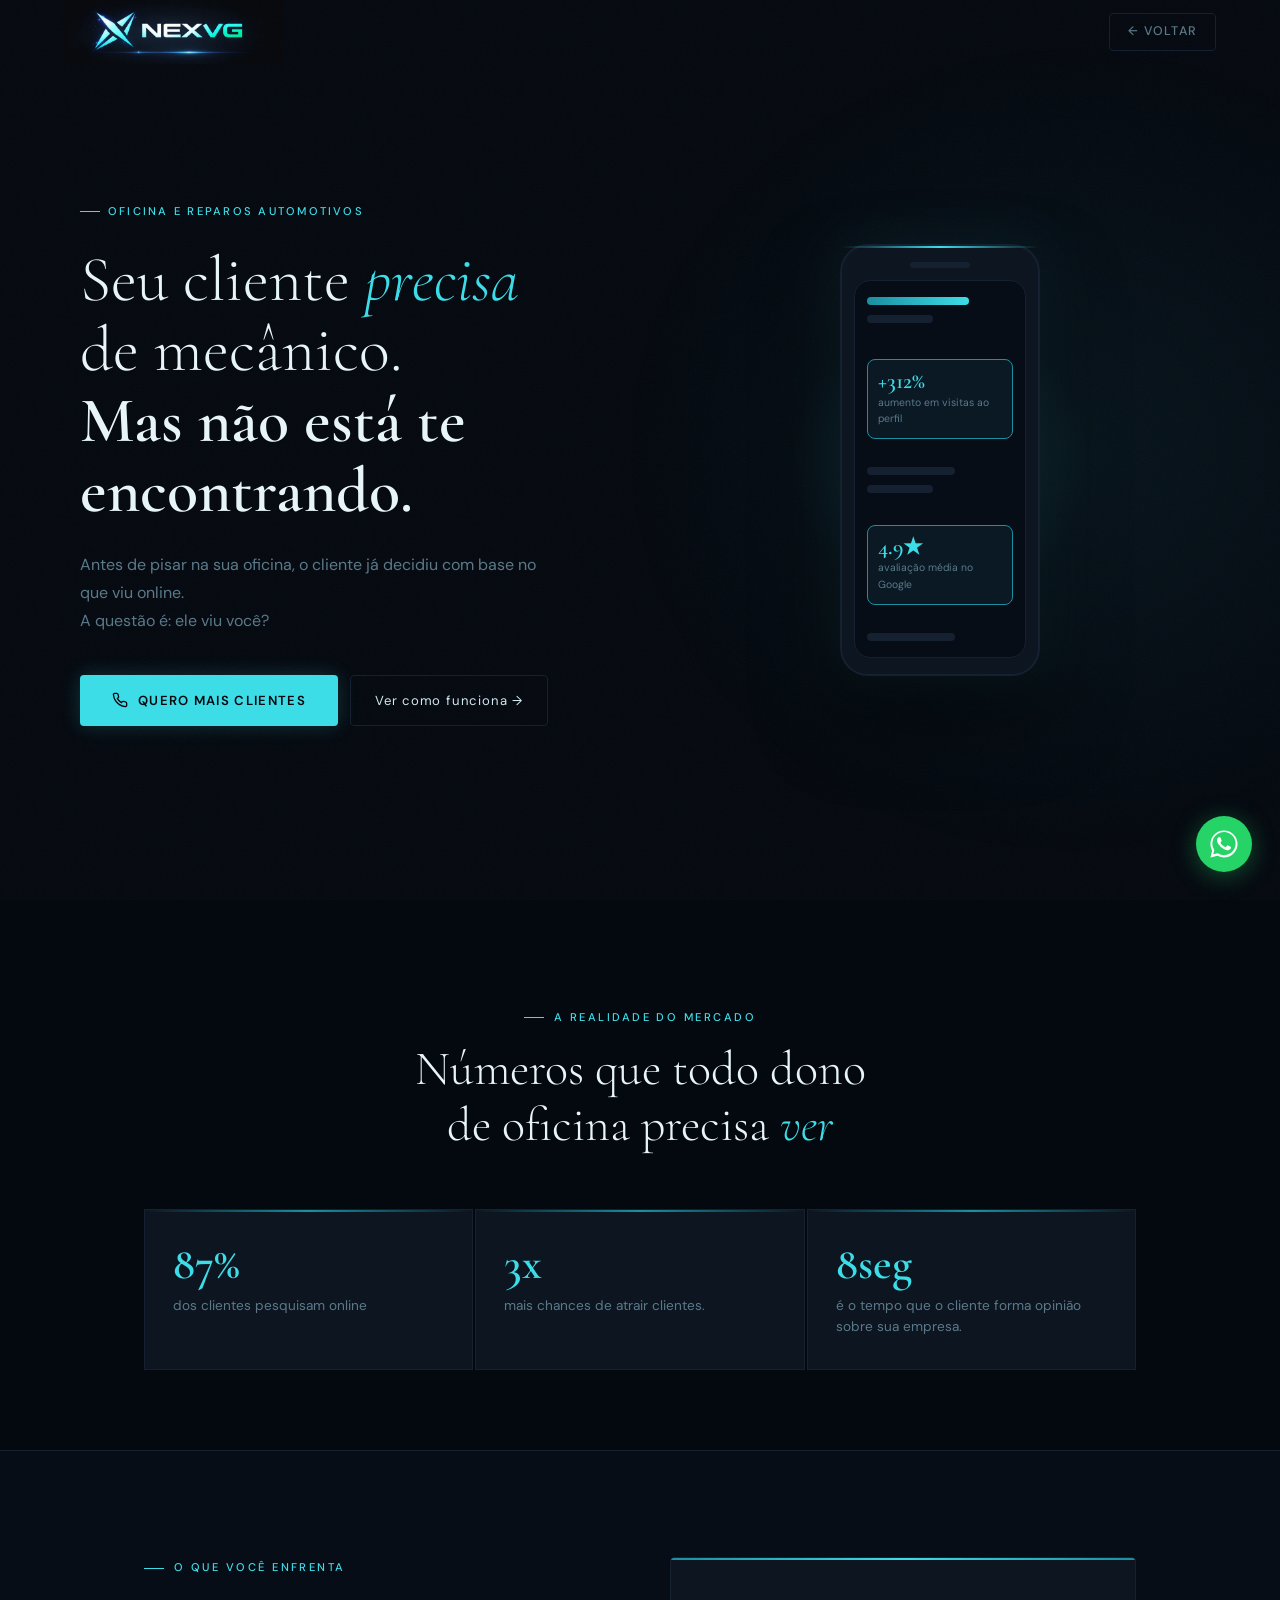
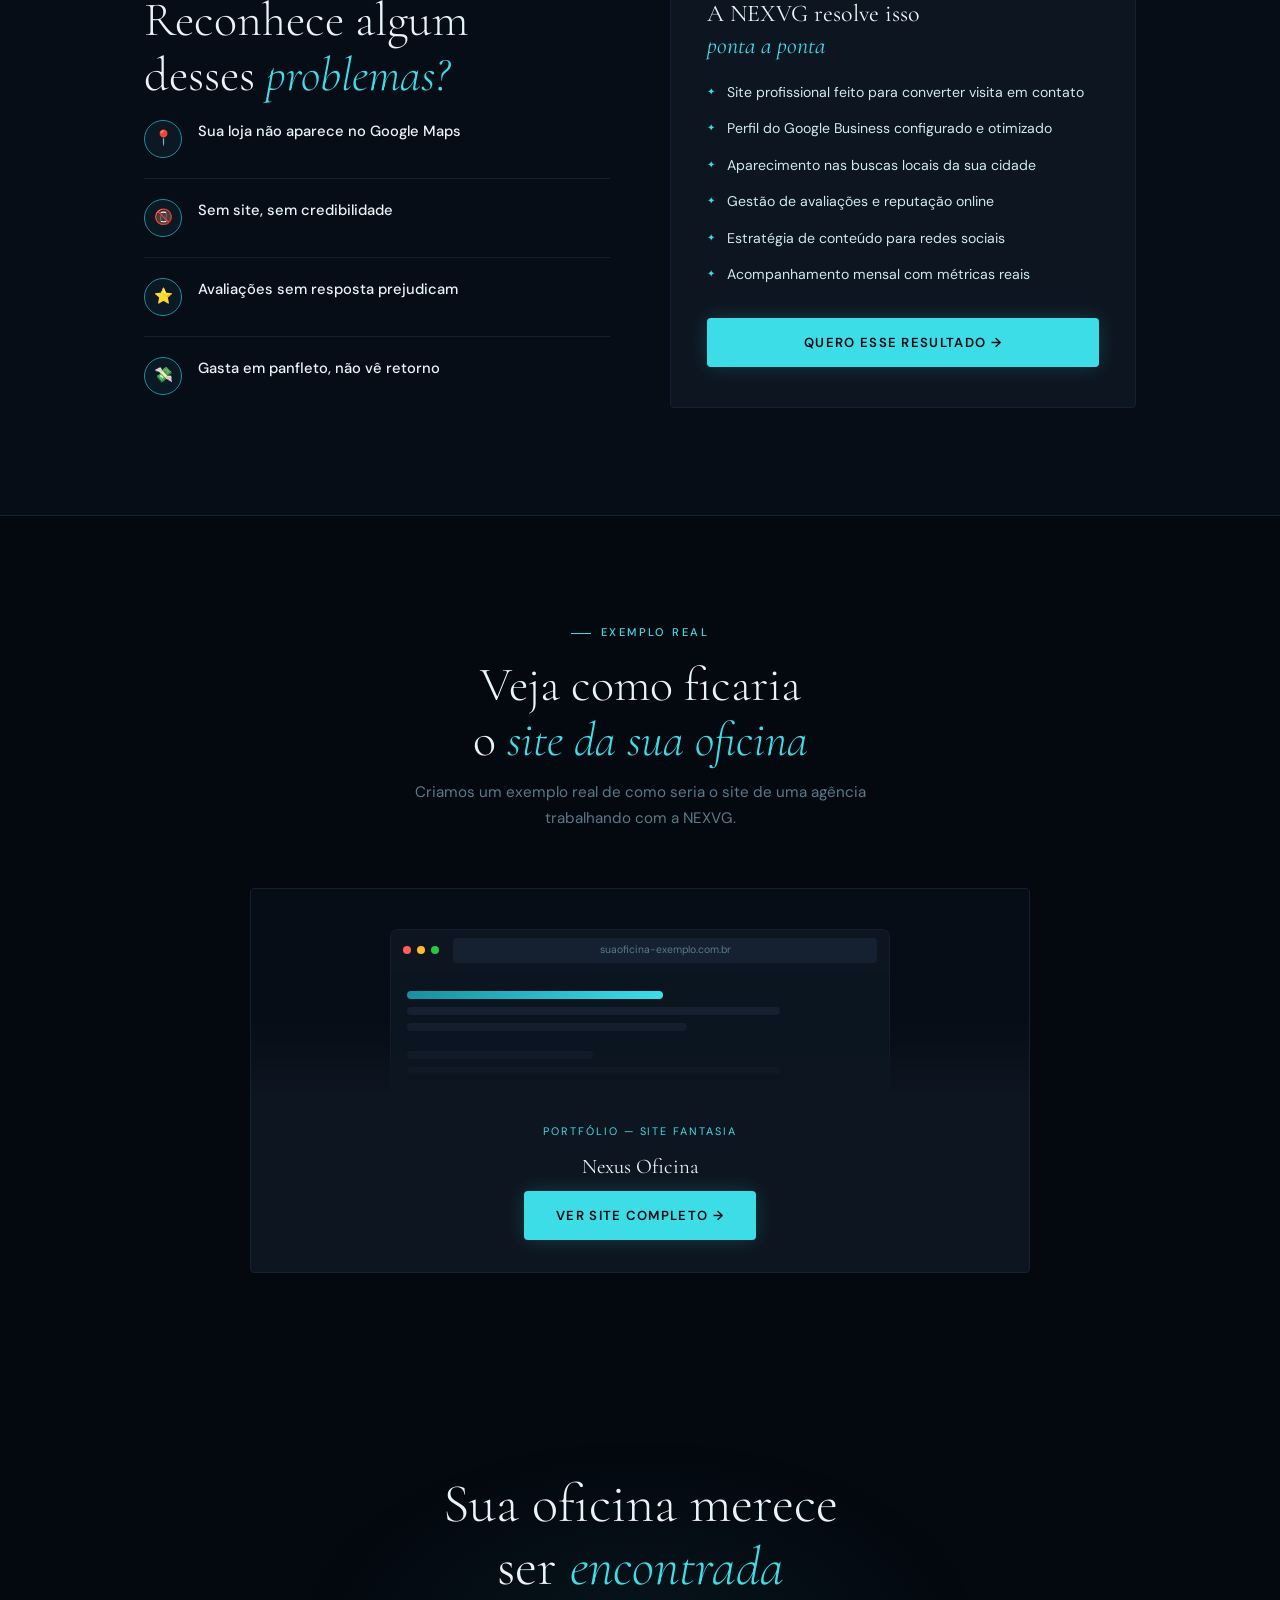
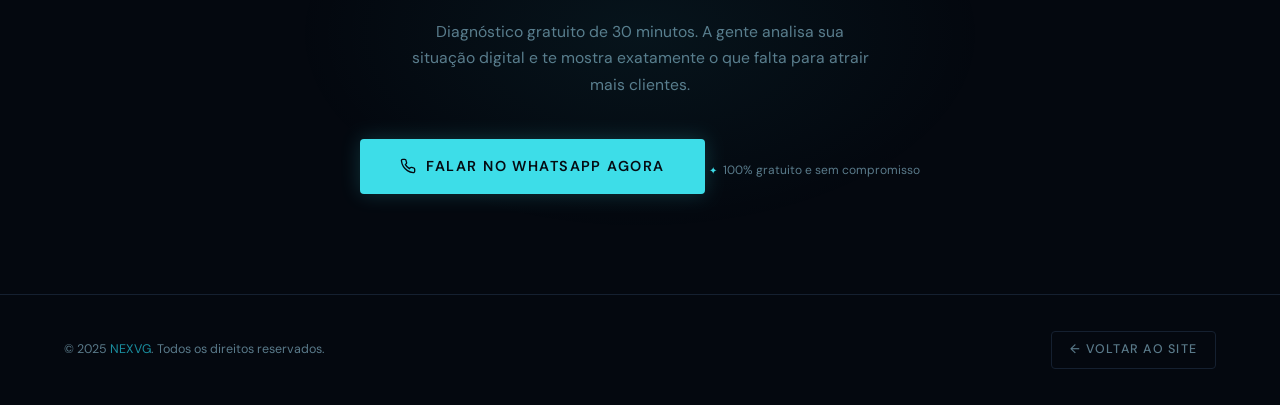
<file: oficina-automotiva/index.html>
<!DOCTYPE html>

<html lang="pt-BR">
<head>
  <meta charset="UTF-8" />
  <meta name="viewport" content="width=device-width, initial-scale=1.0" />
  <title>Oficina e Reparos Automotivos — NEXVG</title>
  <link rel="preconnect" href="https://fonts.googleapis.com" />
  <link rel="preconnect" href="https://fonts.gstatic.com" crossorigin />
  <link href="https://fonts.googleapis.com/css2?family=Cormorant+Garamond:ital,wght@0,300;0,400;0,600;1,300;1,400&family=DM+Sans:wght@300;400;500&display=swap" rel="stylesheet" />
  <style>
    *, *::before, *::after { box-sizing: border-box; margin: 0; padding: 0; }


:root {
  --black:   #04080f;
  --deep:    #070d16;
  --surface: #0d1520;
  --border:  #152030;
  --cyan:    #3ddde8;
  --cyan-lt: #7eeef5;
  --cyan-dk: #1a8fa0;
  --text:    #d0e8f0;
  --muted:   #5a7a8a;
  --white:   #e8f5f8;
  --radius:  4px;
  --ff-serif: 'Cormorant Garamond', Georgia, serif;
  --ff-sans:  'DM Sans', sans-serif;
  --ease:     cubic-bezier(.16,1,.3,1);
}

html { scroll-behavior: smooth; }

body {
  background: var(--black);
  color: var(--text);
  font-family: var(--ff-sans);
  font-size: 16px;
  line-height: 1.6;
  overflow-x: hidden;
}

body::before {
  content: '';
  position: fixed; inset: 0;
  background-image: url("data:image/svg+xml,%3Csvg viewBox='0 0 256 256' xmlns='http://www.w3.org/2000/svg'%3E%3Cfilter id='n'%3E%3CfeTurbulence type='fractalNoise' baseFrequency='0.9' numOctaves='4' stitchTiles='stitch'/%3E%3C/filter%3E%3Crect width='100%25' height='100%25' filter='url(%23n)' opacity='0.035'/%3E%3C/svg%3E");
  background-size: 200px 200px;
  pointer-events: none;
  z-index: 0;
}

::-webkit-scrollbar { width: 4px; }
::-webkit-scrollbar-track { background: var(--black); }
::-webkit-scrollbar-thumb { background: var(--cyan-dk); }

.reveal { opacity: 0; transform: translateY(28px); transition: opacity .8s var(--ease), transform .8s var(--ease); }
.reveal.visible { opacity: 1; transform: none; }
.reveal-delay-1 { transition-delay: .1s; }
.reveal-delay-2 { transition-delay: .2s; }
.reveal-delay-3 { transition-delay: .3s; }

/* ── HEADER ── */
header {
  position: fixed; top: 0; left: 0; right: 0; z-index: 100;
  padding: 0 5vw;
  display: flex; align-items: center; justify-content: space-between;
  height: 64px;
  transition: background .4s;
}
header.scrolled {
  background: rgba(4,8,15,.9);
  backdrop-filter: blur(12px);
  border-bottom: 1px solid var(--border);
}

.logo {
  text-decoration: none;
  display: flex; align-items: center; gap: 10px;
}
.logo-img { height: 64px; width: auto; object-fit: contain; }
.logo-img-placeholder {
  height: 38px; width: 38px;
  background: var(--border); border: 1px dashed var(--cyan-dk);
  border-radius: var(--radius);
  display: flex; align-items: center; justify-content: center;
  font-size: .5rem; color: var(--cyan-dk); text-transform: uppercase;
}


.back-btn {
  display: inline-flex; align-items: center; gap: 8px;
  font-size: .78rem; font-weight: 500; letter-spacing: .1em;
  text-transform: uppercase; color: var(--muted);
  text-decoration: none;
  border: 1px solid var(--border);
  padding: 8px 18px; border-radius: var(--radius);
  transition: color .25s, border-color .25s;
}
.back-btn:hover { color: var(--cyan); border-color: var(--cyan-dk); }

/* ── HERO ── */
.hero {
  position: relative;
  min-height: 100svh;
  display: flex; align-items: center;
  padding: 100px 5vw 80px;
  overflow: hidden;
}
.hero::before {
  content: '';
  position: absolute; top: 0; right: 0;
  width: 55%; height: 100%;
  background: radial-gradient(ellipse at 70% 50%, rgba(61,221,232,.06) 0%, transparent 65%);
  pointer-events: none;
}
.hero-grid {
  position: relative; z-index: 1;
  display: grid; grid-template-columns: 1fr 1fr;
  gap: 80px; align-items: center;
  max-width: 1120px; margin: 0 auto; width: 100%;
}

.hero-tag {
  display: inline-flex; align-items: center; gap: 8px;
  font-size: .7rem; font-weight: 500; letter-spacing: .2em;
  text-transform: uppercase; color: var(--cyan);
  margin-bottom: 24px;
}
.hero-tag::before { content: ''; display: block; width: 20px; height: 1px; background: var(--cyan); }

.hero h1 {
  font-family: var(--ff-serif);
  font-size: clamp(2.4rem, 5vw, 4rem);
  font-weight: 300; line-height: 1.1;
  color: var(--white); margin-bottom: 24px;
}
.hero h1 em { font-style: italic; color: var(--cyan); }
.hero h1 strong { font-weight: 600; }

.hero-sub {
  font-size: 1rem; color: var(--muted);
  line-height: 1.75; margin-bottom: 40px;
  max-width: 480px;
}

.hero-actions { display: flex; gap: 12px; flex-wrap: wrap; }

.btn-primary {
  display: inline-flex; align-items: center; gap: 10px;
  background: var(--cyan); color: #04080f;
  font-family: var(--ff-sans); font-size: .82rem;
  font-weight: 600; letter-spacing: .1em; text-transform: uppercase;
  padding: 14px 32px; border-radius: var(--radius);
  text-decoration: none; border: none; cursor: pointer;
  transition: background .25s, transform .2s, box-shadow .25s;
  box-shadow: 0 0 20px rgba(61,221,232,.2);
}
.btn-primary:hover { background: var(--cyan-lt); transform: translateY(-2px); box-shadow: 0 0 32px rgba(61,221,232,.4); }

.btn-ghost {
  display: inline-flex; align-items: center; gap: 8px;
  background: transparent; color: var(--text);
  font-family: var(--ff-sans); font-size: .82rem;
  font-weight: 400; letter-spacing: .06em;
  padding: 14px 24px; border-radius: var(--radius);
  text-decoration: none; border: 1px solid var(--border);
  transition: border-color .25s, color .25s;
}
.btn-ghost:hover { border-color: var(--cyan-dk); color: var(--cyan); }

/* Phone mockup */
.hero-visual {
  display: flex; align-items: center; justify-content: center;
  position: relative;
}
.phone-wrap {
  position: relative;
  animation: float 4s ease-in-out infinite;
}
@keyframes float { 0%,100% { transform: translateY(0); } 50% { transform: translateY(-12px); } }

.phone {
  width: 200px;
  background: var(--surface);
  border: 2px solid var(--border);
  border-radius: 28px;
  padding: 16px 12px;
  position: relative;
  box-shadow: 0 0 60px rgba(61,221,232,.08), 0 40px 80px rgba(0,0,0,.5);
}
.phone::before {
  content: '';
  position: absolute; top: 0; left: 0; right: 0;
  height: 2px; border-radius: 2px 2px 0 0;
  background: linear-gradient(90deg, transparent, var(--cyan), transparent);
}
.phone-notch {
  width: 60px; height: 6px;
  background: var(--border); border-radius: 3px;
  margin: 0 auto 12px;
}
.phone-screen {
  background: var(--deep);
  border-radius: 16px;
  padding: 16px 12px;
  min-height: 320px;
  border: 1px solid var(--border);
  display: flex; flex-direction: column; gap: 10px;
}
.phone-bar {
  height: 8px; border-radius: 4px;
  background: var(--border);
}
.phone-bar.cyan { background: linear-gradient(90deg, var(--cyan-dk), var(--cyan)); width: 70%; }
.phone-bar.short { width: 45%; }
.phone-bar.med { width: 60%; }

.phone-stat {
  background: rgba(61,221,232,.06);
  border: 1px solid var(--cyan-dk);
  border-radius: 8px;
  padding: 10px;
  margin-top: 4px;
}
.phone-stat-num {
  font-family: var(--ff-serif);
  font-size: 1.4rem; font-weight: 600;
  color: var(--cyan); line-height: 1;
}
.phone-stat-label { font-size: .65rem; color: var(--muted); margin-top: 2px; }

.phone-glow {
  position: absolute;
  width: 300px; height: 300px;
  background: radial-gradient(circle, rgba(61,221,232,.12) 0%, transparent 70%);
  top: 50%; left: 50%; transform: translate(-50%, -50%);
  pointer-events: none;
  border-radius: 50%;
}

/* ── CONTAINER / SECTION ── */
.container { max-width: 1120px; margin: 0 auto; padding: 0 5vw; }
.section-pad { padding: 100px 0; position: relative; z-index: 1; }

.section-label {
  display: inline-flex; align-items: center; gap: 10px;
  font-size: .7rem; font-weight: 500; letter-spacing: .22em;
  text-transform: uppercase; color: var(--cyan); margin-bottom: 16px;
}
.section-label::before { content: ''; display: block; width: 20px; height: 1px; background: var(--cyan); }

.section-title {
  font-family: var(--ff-serif);
  font-size: clamp(1.8rem, 4vw, 3rem);
  font-weight: 300; line-height: 1.15; color: var(--white); margin-bottom: 16px;
}
.section-title em { font-style: italic; color: var(--cyan); }

.divider { border: none; border-top: 1px solid var(--border); margin: 0; }

/* ── DOR / REALIDADE ── */
.pain-grid {
  display: grid; grid-template-columns: repeat(3, 1fr);
  gap: 2px; margin-top: 56px;
}
.pain-card {
  background: var(--surface); border: 1px solid var(--border);
  padding: 32px 28px; position: relative; overflow: hidden;
}
.pain-card::before {
  content: '';
  position: absolute; top: 0; left: 0; right: 0; height: 2px;
  background: linear-gradient(90deg, transparent, var(--cyan-dk), transparent);
}
.pain-num {
  font-family: var(--ff-serif); font-size: 2.8rem; font-weight: 600;
  color: var(--cyan); line-height: 1; margin-bottom: 8px;
}
.pain-label { font-size: .85rem; color: var(--muted); line-height: 1.55; }

/* ── PROBLEMAS ── */
.problems-bg { background: var(--deep); }
.problems-grid {
  display: grid; grid-template-columns: 1fr 1fr;
  gap: 60px; align-items: center; margin-top: 0;
}
.problem-list { list-style: none; display: flex; flex-direction: column; gap: 0; }
.problem-item {
  display: flex; align-items: flex-start; gap: 16px;
  padding: 20px 0; border-bottom: 1px solid var(--border);
}
.problem-item:first-child { padding-top: 0; }
.problem-item:last-child { border-bottom: none; }
.p-icon {
  width: 38px; height: 38px; flex-shrink: 0;
  background: rgba(61,221,232,.06); border: 1px solid var(--cyan-dk);
  border-radius: 50%; display: flex; align-items: center; justify-content: center;
  font-size: .95rem;
}
.p-title { font-size: .92rem; font-weight: 500; color: var(--white); margin-bottom: 3px; }
.p-desc { font-size: .81rem; color: var(--muted); line-height: 1.55; }

.solution-box {
  background: var(--surface); border: 1px solid var(--border);
  border-radius: var(--radius); padding: 40px 36px; position: relative; overflow: hidden;
}
.solution-box::before {
  content: '';
  position: absolute; top: 0; left: 0; right: 0; height: 2px;
  background: linear-gradient(90deg, var(--cyan-dk), var(--cyan), var(--cyan-dk));
}
.solution-title {
  font-family: var(--ff-serif); font-size: 1.5rem; font-weight: 400;
  color: var(--white); margin-bottom: 20px; line-height: 1.3;
}
.solution-title em { font-style: italic; color: var(--cyan); }
.solution-items { display: flex; flex-direction: column; gap: 14px; }
.solution-item { display: flex; align-items: center; gap: 12px; font-size: .88rem; color: var(--text); }
.solution-item::before { content: '✦'; color: var(--cyan); font-size: .65rem; flex-shrink: 0; }

/* ── PORTFOLIO PREVIEW ── */
.portfolio-section { text-align: center; }
.portfolio-card {
  max-width: 780px; margin: 56px auto 0;
  background: var(--surface); border: 1px solid var(--border);
  border-radius: var(--radius); overflow: hidden; position: relative;
}
.portfolio-card::before {
  content: '';
  position: absolute; top: 0; left: 0; right: 0; height: 2px;
  background: linear-gradient(90deg, transparent, var(--cyan), transparent);
}
.portfolio-preview {
  background: var(--deep);
  padding: 40px 32px 0;
  position: relative; overflow: hidden;
  min-height: 200px;
  display: flex; align-items: flex-end; justify-content: center;
}
.portfolio-preview::after {
  content: '';
  position: absolute; bottom: 0; left: 0; right: 0; height: 80px;
  background: linear-gradient(transparent, var(--surface));
}

/* fake browser */
.fake-browser {
  width: 100%; max-width: 500px;
  background: #0a1520; border-radius: 8px 8px 0 0;
  border: 1px solid var(--border); border-bottom: none;
  overflow: hidden;
}
.fake-browser-bar {
  background: var(--surface); padding: 8px 12px;
  display: flex; align-items: center; gap: 6px;
}
.fake-dot { width: 8px; height: 8px; border-radius: 50%; }
.fake-dot:nth-child(1) { background: #ff5f57; }
.fake-dot:nth-child(2) { background: #febc2e; }
.fake-dot:nth-child(3) { background: #28c840; }
.fake-url {
  flex: 1; background: var(--border); border-radius: 4px;
  padding: 4px 10px; font-size: .65rem; color: var(--muted);
  margin-left: 8px;
}
.fake-content { padding: 20px 16px; display: flex; flex-direction: column; gap: 8px; }
.fake-row { height: 8px; border-radius: 4px; background: var(--border); }
.fake-row.cyan { background: linear-gradient(90deg, var(--cyan-dk), var(--cyan)); width: 55%; }
.fake-row.w80 { width: 80%; }
.fake-row.w60 { width: 60%; }
.fake-row.w40 { width: 40%; }

.portfolio-info { padding: 28px 32px 32px; }
.portfolio-tag {
  font-size: .68rem; letter-spacing: .18em; text-transform: uppercase;
  color: var(--cyan); margin-bottom: 10px;
}
.portfolio-name {
  font-family: var(--ff-serif); font-size: 1.3rem; font-weight: 400;
  color: var(--white); margin-bottom: 8px;
}
.portfolio-desc { font-size: .84rem; color: var(--muted); margin-bottom: 24px; line-height: 1.6; }

/* ── CTA ── */
.cta-section {
  text-align: center; padding: 100px 5vw;
  position: relative; overflow: hidden;
}
.cta-section::before {
  content: '';
  position: absolute; top: 50%; left: 50%;
  transform: translate(-50%, -50%);
  width: 700px; height: 400px;
  background: radial-gradient(ellipse, rgba(61,221,232,.06) 0%, transparent 70%);
  pointer-events: none;
}
.cta-title {
  font-family: var(--ff-serif);
  font-size: clamp(2rem, 4.5vw, 3.4rem);
  font-weight: 300; color: var(--white); line-height: 1.15;
  margin-bottom: 20px; position: relative;
}
.cta-title em { font-style: italic; color: var(--cyan); }
.cta-sub { font-size: .98rem; color: var(--muted); max-width: 460px; margin: 0 auto 40px; line-height: 1.7; }
.cta-note {
  display: inline-flex; align-items: center; gap: 6px;
  font-size: .75rem; color: var(--muted); margin-top: 16px;
}
.cta-note::before { content: '✦'; color: var(--cyan); font-size: .6rem; }

/* ── FOOTER ── */
footer {
  border-top: 1px solid var(--border);
  padding: 36px 5vw;
  display: flex; align-items: center; justify-content: space-between;
  flex-wrap: wrap; gap: 16px;
}
.footer-copy { font-size: .78rem; color: var(--muted); }
.footer-copy span { color: var(--cyan-dk); }

/* ── WHATSAPP FLOAT ── */
.whatsapp-float {
  position: fixed; bottom: 28px; right: 28px; z-index: 200;
  width: 56px; height: 56px; background: #25D366; border-radius: 50%;
  display: flex; align-items: center; justify-content: center;
  box-shadow: 0 4px 24px rgba(37,211,102,.35);
  text-decoration: none;
  transition: transform .2s, box-shadow .2s;
  animation: waPop .6s var(--ease) 1s both;
}
@keyframes waPop { from { transform: scale(0); } to { transform: scale(1); } }
.whatsapp-float:hover { transform: scale(1.08); box-shadow: 0 6px 32px rgba(37,211,102,.5); }
.whatsapp-float svg { width: 28px; height: 28px; fill: white; }

/* ── MODAL ── */
.modal-overlay {
  position: fixed; inset: 0; z-index: 300;
  background: rgba(4,8,15,.85);
  backdrop-filter: blur(8px);
  display: flex; align-items: center; justify-content: center;
  padding: 20px;
  opacity: 0; pointer-events: none;
  transition: opacity .4s var(--ease);
}
.modal-overlay.open { opacity: 1; pointer-events: all; }

.modal {
  background: var(--surface);
  border: 1px solid var(--border);
  border-radius: 8px;
  padding: 48px 40px;
  max-width: 480px; width: 100%;
  text-align: center;
  position: relative;
  transform: translateY(20px) scale(.97);
  transition: transform .4s var(--ease);
}
.modal-overlay.open .modal { transform: none; }

.modal::before {
  content: '';
  position: absolute; top: 0; left: 0; right: 0; height: 2px; border-radius: 2px 2px 0 0;
  background: linear-gradient(90deg, transparent, var(--cyan), transparent);
}

.modal-icon { font-size: 2.5rem; margin-bottom: 16px; }

.modal-title {
  font-family: var(--ff-serif);
  font-size: 1.8rem; font-weight: 300;
  color: var(--white); line-height: 1.2; margin-bottom: 12px;
}
.modal-title em { font-style: italic; color: var(--cyan); }

.modal-sub { font-size: .9rem; color: var(--muted); line-height: 1.65; margin-bottom: 32px; }

.modal-actions { display: flex; flex-direction: column; gap: 10px; }

.modal-wa {
  display: inline-flex; align-items: center; justify-content: center; gap: 10px;
  background: #25D366; color: white;
  font-family: var(--ff-sans); font-size: .85rem;
  font-weight: 600; letter-spacing: .08em; text-transform: uppercase;
  padding: 14px 28px; border-radius: var(--radius);
  text-decoration: none; border: none; cursor: pointer;
  transition: background .25s, transform .2s;
}
.modal-wa:hover { background: #1fba58; transform: translateY(-1px); }
.modal-wa svg { width: 18px; height: 18px; fill: white; }

.modal-close {
  background: transparent; border: 1px solid var(--border);
  color: var(--muted); font-family: var(--ff-sans);
  font-size: .8rem; letter-spacing: .08em; text-transform: uppercase;
  padding: 12px 28px; border-radius: var(--radius);
  cursor: pointer; transition: color .25s, border-color .25s;
}
.modal-close:hover { color: var(--text); border-color: var(--muted); }

.modal-x {
  position: absolute; top: 16px; right: 16px;
  background: none; border: none; cursor: pointer;
  color: var(--muted); font-size: 1.2rem; line-height: 1;
  transition: color .2s;
}
.modal-x:hover { color: var(--text); }

/* ── RESPONSIVE ── */
@media (max-width: 900px) {
  .hero-grid { grid-template-columns: 1fr; gap: 48px; }
  .hero-visual { display: none; }
  .pain-grid { grid-template-columns: 1fr 1fr; }
  .problems-grid { grid-template-columns: 1fr; gap: 40px; }
}
@media (max-width: 600px) {
  .pain-grid { grid-template-columns: 1fr; }
  .modal { padding: 36px 24px; }
  .portfolio-info { padding: 20px 20px 24px; }
}


  </style>
</head>
<body>

  <!-- ══ HEADER ══ -->

  <header id="header">
    <a class="logo" href="index.html">
      <img class="logo-img" src="logo.jpg" alt="NEXVG"
           onerror="this.style.display='none';this.nextElementSibling.style.display='flex';" />
      <div class="logo-img-placeholder" style="display:none;">Logo</div>
      
    </a>
    <a href="https://nexvg.com.br" class="back-btn">← Voltar</a>
  </header>

  <!-- ══ HERO ══ -->

  <section class="hero">
    <div class="hero-grid">
      <div>
        <div class="hero-tag reveal">Oficina e Reparos automotivos</div>
        <h1 class="reveal reveal-delay-1">
          Seu cliente <em>precisa</em><br />
     de mecânico.<br />
          <strong>Mas não está te encontrando.</strong>
        </h1>
        <p class="hero-sub reveal reveal-delay-2">
          Antes de pisar na sua oficina, o cliente já decidiu com base no que viu online.<br>
          A questão é: ele viu você?
        </p>
        <div class="hero-actions reveal reveal-delay-3">
          <a href="https://wa.me/5521975957899?text=Olá!%20Tenho%20uma%20assistência%20técnica%20e%20quero%20um%20diagnóstico%20gratuito." target="_blank" class="btn-primary">
            <svg viewBox="0 0 24 24" fill="none" stroke="currentColor" stroke-width="2" width="16" height="16"><path d="M22 16.92v3a2 2 0 01-2.18 2 19.79 19.79 0 01-8.63-3.07 19.5 19.5 0 01-6-6A19.79 19.79 0 012.12 4.18 2 2 0 014.11 2h3a2 2 0 012 1.72c.127.96.361 1.903.7 2.81a2 2 0 01-.45 2.11L8.09 9.91a16 16 0 006 6l1.27-1.27a2 2 0 012.11-.45c.907.339 1.85.573 2.81.7A2 2 0 0122 16.92z"/></svg>
            Quero Mais Clientes
          </a>
          <a href="#problemas" class="btn-ghost">Ver como funciona →</a>
        </div>
      </div>
      <div class="hero-visual reveal reveal-delay-2">
        <div class="phone-glow"></div>
        <div class="phone-wrap">
          <div class="phone">
            <div class="phone-notch"></div>
            <div class="phone-screen">
              <div class="phone-bar cyan"></div>
              <div class="phone-bar short"></div>
              <div style="height:12px;"></div>
              <div class="phone-stat">
                <div class="phone-stat-num">+312%</div>
                <div class="phone-stat-label">aumento em visitas ao perfil</div>
              </div>
              <div style="height:8px;"></div>
              <div class="phone-bar med"></div>
              <div class="phone-bar short"></div>
              <div style="height:8px;"></div>
              <div class="phone-stat">
                <div class="phone-stat-num">4.9★</div>
                <div class="phone-stat-label">avaliação média no Google</div>
              </div>
              <div style="height:8px;"></div>
              <div class="phone-bar w60" style="width:60%;height:8px;border-radius:4px;background:var(--border);"></div>
            </div>
          </div>
        </div>
      </div>
    </div>
  </section>

  <!-- ══ NÚMEROS ══ -->

  <section class="section-pad" style="padding-bottom:0;">
    <div class="container">
      <div style="text-align:center;margin-bottom:0;">
        <span class="section-label reveal" style="justify-content:center;">A Realidade do Mercado</span>
        <h2 class="section-title reveal reveal-delay-1" style="max-width:560px;margin:0 auto;">
          Números que todo dono<br />de oficina precisa <em>ver</em>
        </h2>
      </div>
      <div class="pain-grid">
        <div class="pain-card reveal">
          <div class="pain-num">87%</div>
          <div class="pain-label">dos clientes pesquisam online</div>
        </div>
        <div class="pain-card reveal reveal-delay-1">
          <div class="pain-num">3x</div>
          <div class="pain-label">mais chances de atrair clientes.</div>
        </div>
        <div class="pain-card reveal reveal-delay-2">
          <div class="pain-num">8seg</div>
          <div class="pain-label">é o tempo que o cliente forma opinião sobre sua empresa.</div>
        </div>
      </div>
    </div>
  </section>

  <hr class="divider" style="margin-top:80px;" />

  <!-- ══ PROBLEMAS / SOLUÇÃO ══ -->

  <section id="problemas" class="section-pad problems-bg">
    <div class="container">
      <div class="problems-grid">
        <div>
          <span class="section-label reveal">O Que Você Enfrenta</span>
          <h2 class="section-title reveal reveal-delay-1">
            Reconhece algum<br />desses <em>problemas?</em>
          </h2>
          <ul class="problem-list">
            <li class="problem-item reveal">
              <div class="p-icon">📍</div>
              <div>
                <div class="p-title">Sua loja não aparece no Google Maps</div>
                
            </li>
            <li class="problem-item reveal reveal-delay-1">
              <div class="p-icon">📵</div>
              <div>
                <div class="p-title">Sem site, sem credibilidade</div>
                
            </li>
            <li class="problem-item reveal reveal-delay-2">
              <div class="p-icon">⭐</div>
              <div>
                <div class="p-title">Avaliações sem resposta prejudicam</div>
                
            </li>
            <li class="problem-item reveal reveal-delay-3">
              <div class="p-icon">💸</div>
              <div>
                <div class="p-title">Gasta em panfleto, não vê retorno</div>
                
            </li>
          </ul>
        </div>
        <div class="reveal reveal-delay-1">
          <div class="solution-box">
            <div class="solution-title">
              A NEXVG resolve isso<br /><em>ponta a ponta</em>
            </div>
            <div class="solution-items">
              <div class="solution-item">Site profissional feito para converter visita em contato</div>
              <div class="solution-item">Perfil do Google Business configurado e otimizado</div>
              <div class="solution-item">Aparecimento nas buscas locais da sua cidade</div>
              <div class="solution-item">Gestão de avaliações e reputação online</div>
              <div class="solution-item">Estratégia de conteúdo para redes sociais</div>
              <div class="solution-item">Acompanhamento mensal com métricas reais</div>
            </div>
            <div style="margin-top:32px;">
              <a href="https://wa.me/5521975957899?text=Olá!%20Tenho%20uma%20assistência%20técnica%20e%20quero%20saber%20mais." target="_blank" class="btn-primary" style="width:100%;justify-content:center;">
                Quero esse resultado →
              </a>
            </div>
          </div>
        </div>
      </div>
    </div>
  </section>

  <hr class="divider" />

  <!-- ══ PORTFÓLIO PREVIEW ══ -->

  <section class="section-pad portfolio-section">
    <div class="container">
      <span class="section-label reveal" style="justify-content:center;">Exemplo Real</span>
      <h2 class="section-title reveal reveal-delay-1" style="max-width:520px;margin:0 auto;">
        Veja como ficaria<br />o <em>site da sua oficina</em>
      </h2>
      <p style="font-size:.95rem;color:var(--muted);max-width:460px;margin:12px auto 0;line-height:1.7;" class="reveal reveal-delay-2">
        Criamos um exemplo real de como seria o site de uma agência trabalhando com a NEXVG.
      </p>


  <div class="portfolio-card reveal reveal-delay-2">
    <div class="portfolio-preview">
      <div class="fake-browser">
        <div class="fake-browser-bar">
          <div class="fake-dot"></div>
          <div class="fake-dot"></div>
          <div class="fake-dot"></div>
          <div class="fake-url">suaoficina-exemplo.com.br</div>
        </div>
        <div class="fake-content">
          <div class="fake-row cyan"></div>
          <div class="fake-row w80"></div>
          <div class="fake-row w60"></div>
          <div style="height:4px;"></div>
          <div class="fake-row w40"></div>
          <div class="fake-row w80"></div>
        </div>
      </div>
    </div>
    <div class="portfolio-info">
      <div class="portfolio-tag">Portfólio — Site Fantasia</div>
      <div class="portfolio-name">Nexus Oficina</div>
     
      <a href="https://vitorrfrota.github.io/nexusoficina/" class="btn-primary" id="portfolioBtn">
        Ver site completo →
      </a>
    </div>
  </div>
</div>


  </section>

  <!-- ══ CTA FINAL ══ -->

  <section class="cta-section">
    <div class="container">
      <h2 class="cta-title reveal">
        Sua oficina merece<br />ser <em>encontrada</em>
      </h2>
      <p class="cta-sub reveal reveal-delay-1">
        Diagnóstico gratuito de 30 minutos. A gente analisa sua situação digital e te mostra exatamente o que falta para atrair mais clientes.
      </p>
      <div class="reveal reveal-delay-2">
        <a href="https://wa.me/5521975957899?text=Olá!%20Tenho%20uma%20assistência%20técnica%20e%20quero%20o%20diagnóstico%20gratuito." target="_blank" class="btn-primary" style="font-size:.9rem;padding:16px 40px;">
          <svg viewBox="0 0 24 24" fill="none" stroke="currentColor" stroke-width="2" width="16" height="16"><path d="M22 16.92v3a2 2 0 01-2.18 2 19.79 19.79 0 01-8.63-3.07 19.5 19.5 0 01-6-6A19.79 19.79 0 012.12 4.18 2 2 0 014.11 2h3a2 2 0 012 1.72c.127.96.361 1.903.7 2.81a2 2 0 01-.45 2.11L8.09 9.91a16 16 0 006 6l1.27-1.27a2 2 0 012.11-.45c.907.339 1.85.573 2.81.7A2 2 0 0122 16.92z"/></svg>
          Falar no WhatsApp agora
        </a>
        <p class="cta-note">100% gratuito e sem compromisso</p>
      </div>
    </div>
  </section>

  <!-- ══ FOOTER ══ -->

  <footer>
    <p class="footer-copy">© 2025 <span>NEXVG</span>. Todos os direitos reservados.</p>
    <a href="index.html" class="back-btn">← Voltar ao site</a>
  </footer>

  <!-- ══ WHATSAPP FLOAT ══ -->

  <a class="whatsapp-float" href="https://wa.me/5521975957899?text=Olá!%20Vim%20pela%20página%20de%20oficinas%20e%20quero%20saber%20mais." target="_blank" aria-label="WhatsApp">
    <svg viewBox="0 0 32 32" xmlns="http://www.w3.org/2000/svg">
      <path d="M16 .5C7.44.5.5 7.44.5 16c0 2.76.71 5.35 1.95 7.6L.5 31.5l8.18-1.93A15.44 15.44 0 0016 31.5C24.56 31.5 31.5 24.56 31.5 16S24.56.5 16 .5zm0 28.3a13.24 13.24 0 01-6.74-1.84l-.48-.29-5.01 1.18 1.2-4.87-.31-.5A13.25 13.25 0 1116 28.8zm7.27-9.93c-.4-.2-2.35-1.16-2.71-1.29-.36-.14-.63-.2-.89.2-.26.39-1.02 1.29-1.25 1.56-.23.27-.46.3-.86.1-.4-.2-1.68-.62-3.2-1.98-1.18-1.05-1.98-2.35-2.21-2.74-.23-.4-.02-.61.17-.81.18-.18.4-.46.6-.7.2-.22.26-.39.4-.65.13-.26.07-.49-.03-.69-.1-.2-.9-2.16-1.23-2.96-.32-.78-.65-.67-.89-.68l-.75-.01c-.26 0-.69.1-1.05.49-.36.4-1.38 1.35-1.38 3.3s1.41 3.83 1.61 4.09c.2.26 2.78 4.24 6.73 5.95.94.41 1.67.65 2.24.83.94.3 1.8.26 2.47.16.75-.11 2.35-.96 2.68-1.89.33-.92.33-1.71.23-1.88-.1-.16-.36-.26-.76-.46z"/>
    </svg>
  </a>

  <!-- ══ MODAL ══ -->

  <div class="modal-overlay" id="modalOverlay">
    <div class="modal" role="dialog" aria-modal="true">
      <button class="modal-x" id="modalX" aria-label="Fechar">✕</button>
      <div class="modal-icon">📲</div>
      <h3 class="modal-title">
        Sua empresa merece<br />esse <em>upgrade</em>
      </h3>
      <p class="modal-sub">
        Antes de ir embora — você já sabe que seus concorrentes estão sendo encontrados no Google agora. Um diagnóstico gratuito pode mudar isso essa semana.
      </p>
      <div class="modal-actions">
        <a href="https://wa.me/5521975957899?text=Olá!%20Vi%20a%20página%20sobre%20oficinas%20e%20quero%20o%20diagnóstico%20gratuito." target="_blank" class="modal-wa">
          <svg viewBox="0 0 32 32" xmlns="http://www.w3.org/2000/svg">
            <path d="M16 .5C7.44.5.5 7.44.5 16c0 2.76.71 5.35 1.95 7.6L.5 31.5l8.18-1.93A15.44 15.44 0 0016 31.5C24.56 31.5 31.5 24.56 31.5 16S24.56.5 16 .5zm0 28.3a13.24 13.24 0 01-6.74-1.84l-.48-.29-5.01 1.18 1.2-4.87-.31-.5A13.25 13.25 0 1116 28.8zm7.27-9.93c-.4-.2-2.35-1.16-2.71-1.29-.36-.14-.63-.2-.89.2-.26.39-1.02 1.29-1.25 1.56-.23.27-.46.3-.86.1-.4-.2-1.68-.62-3.2-1.98-1.18-1.05-1.98-2.35-2.21-2.74-.23-.4-.02-.61.17-.81.18-.18.4-.46.6-.7.2-.22.26-.39.4-.65.13-.26.07-.49-.03-.69-.1-.2-.9-2.16-1.23-2.96-.32-.78-.65-.67-.89-.68l-.75-.01c-.26 0-.69.1-1.05.49-.36.4-1.38 1.35-1.38 3.3s1.41 3.83 1.61 4.09c.2.26 2.78 4.24 6.73 5.95.94.41 1.67.65 2.24.83.94.3 1.8.26 2.47.16.75-.11 2.35-.96 2.68-1.89.33-.92.33-1.71.23-1.88-.1-.16-.36-.26-.76-.46z"/>
          </svg>
          Quero o diagnóstico gratuito
        </a>
        <button class="modal-close" id="modalClose">Agora não</button>
      </div>
    </div>
  </div>

  <script>
    // ── Header scroll
    const header = document.getElementById('header');
    window.addEventListener('scroll', () => {
      header.classList.toggle('scrolled', window.scrollY > 40);
    });

    // ── Reveal on scroll
    const reveals = document.querySelectorAll('.reveal');
    const observer = new IntersectionObserver((entries) => {
      entries.forEach(e => {
        if (e.isIntersecting) { e.target.classList.add('visible'); observer.unobserve(e.target); }
      });
    }, { threshold: 0.12 });
    reveals.forEach(el => observer.observe(el));
    setTimeout(() => {
      document.querySelectorAll('.hero .reveal').forEach(el => el.classList.add('visible'));
    }, 100);

    // ── Modal — dispara quando usuário tenta sair (mouse sai pelo topo)
    const modalOverlay = document.getElementById('modalOverlay');
    let modalShown = false;

    function showModal() {
      if (modalShown) return;
      modalShown = true;
      modalOverlay.classList.add('open');
      document.body.style.overflow = 'hidden';
    }

    function hideModal() {
      modalOverlay.classList.remove('open');
      document.body.style.overflow = '';
    }

    // Detecta mouse saindo pelo topo da janela (exit intent)
    document.addEventListener('mouseleave', (e) => {
      if (e.clientY <= 0) showModal();
    });

    // Também dispara no botão voltar (popstate)
    history.pushState(null, '', location.href);
    window.addEventListener('popstate', () => {
      showModal();
      history.pushState(null, '', location.href);
    });

    document.getElementById('modalClose').addEventListener('click', hideModal);
    document.getElementById('modalX').addEventListener('click', hideModal);
    modalOverlay.addEventListener('click', (e) => {
      if (e.target === modalOverlay) hideModal();
    });
  </script>

</body>
</html>
</file>
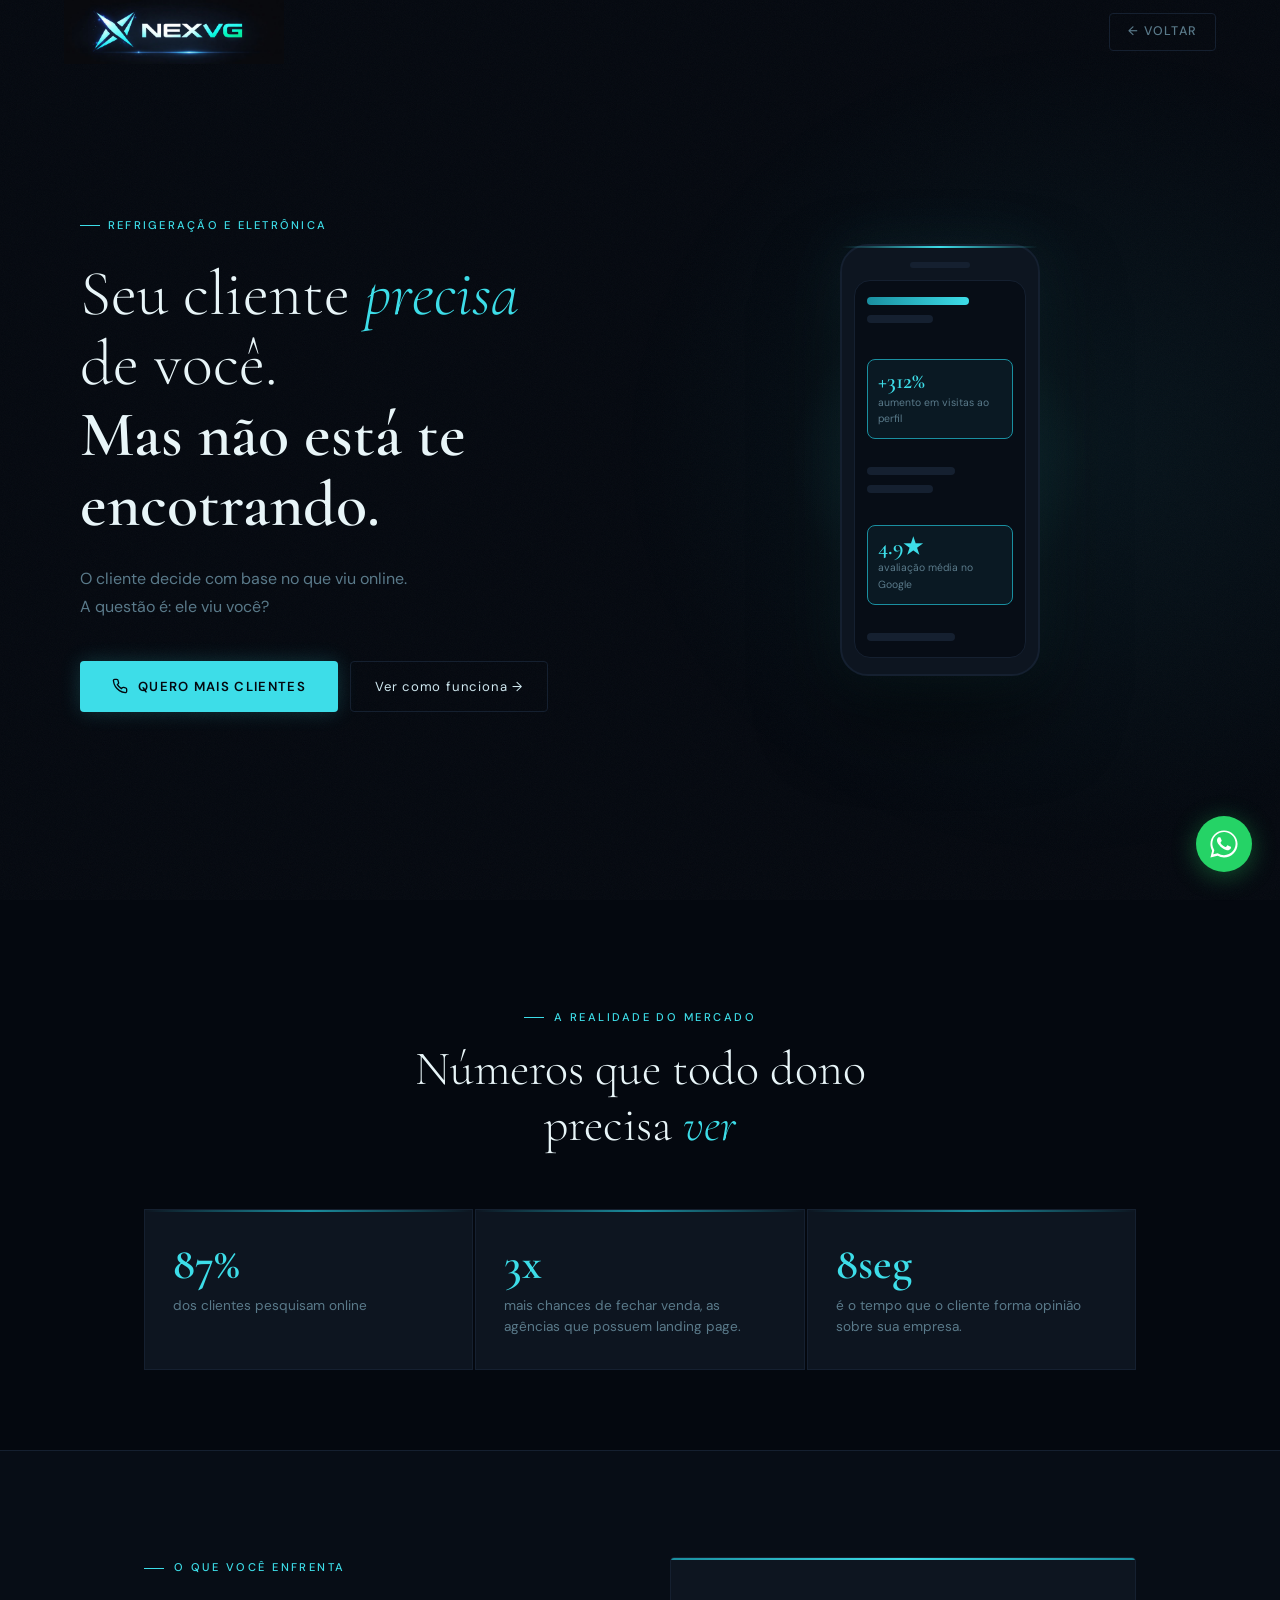
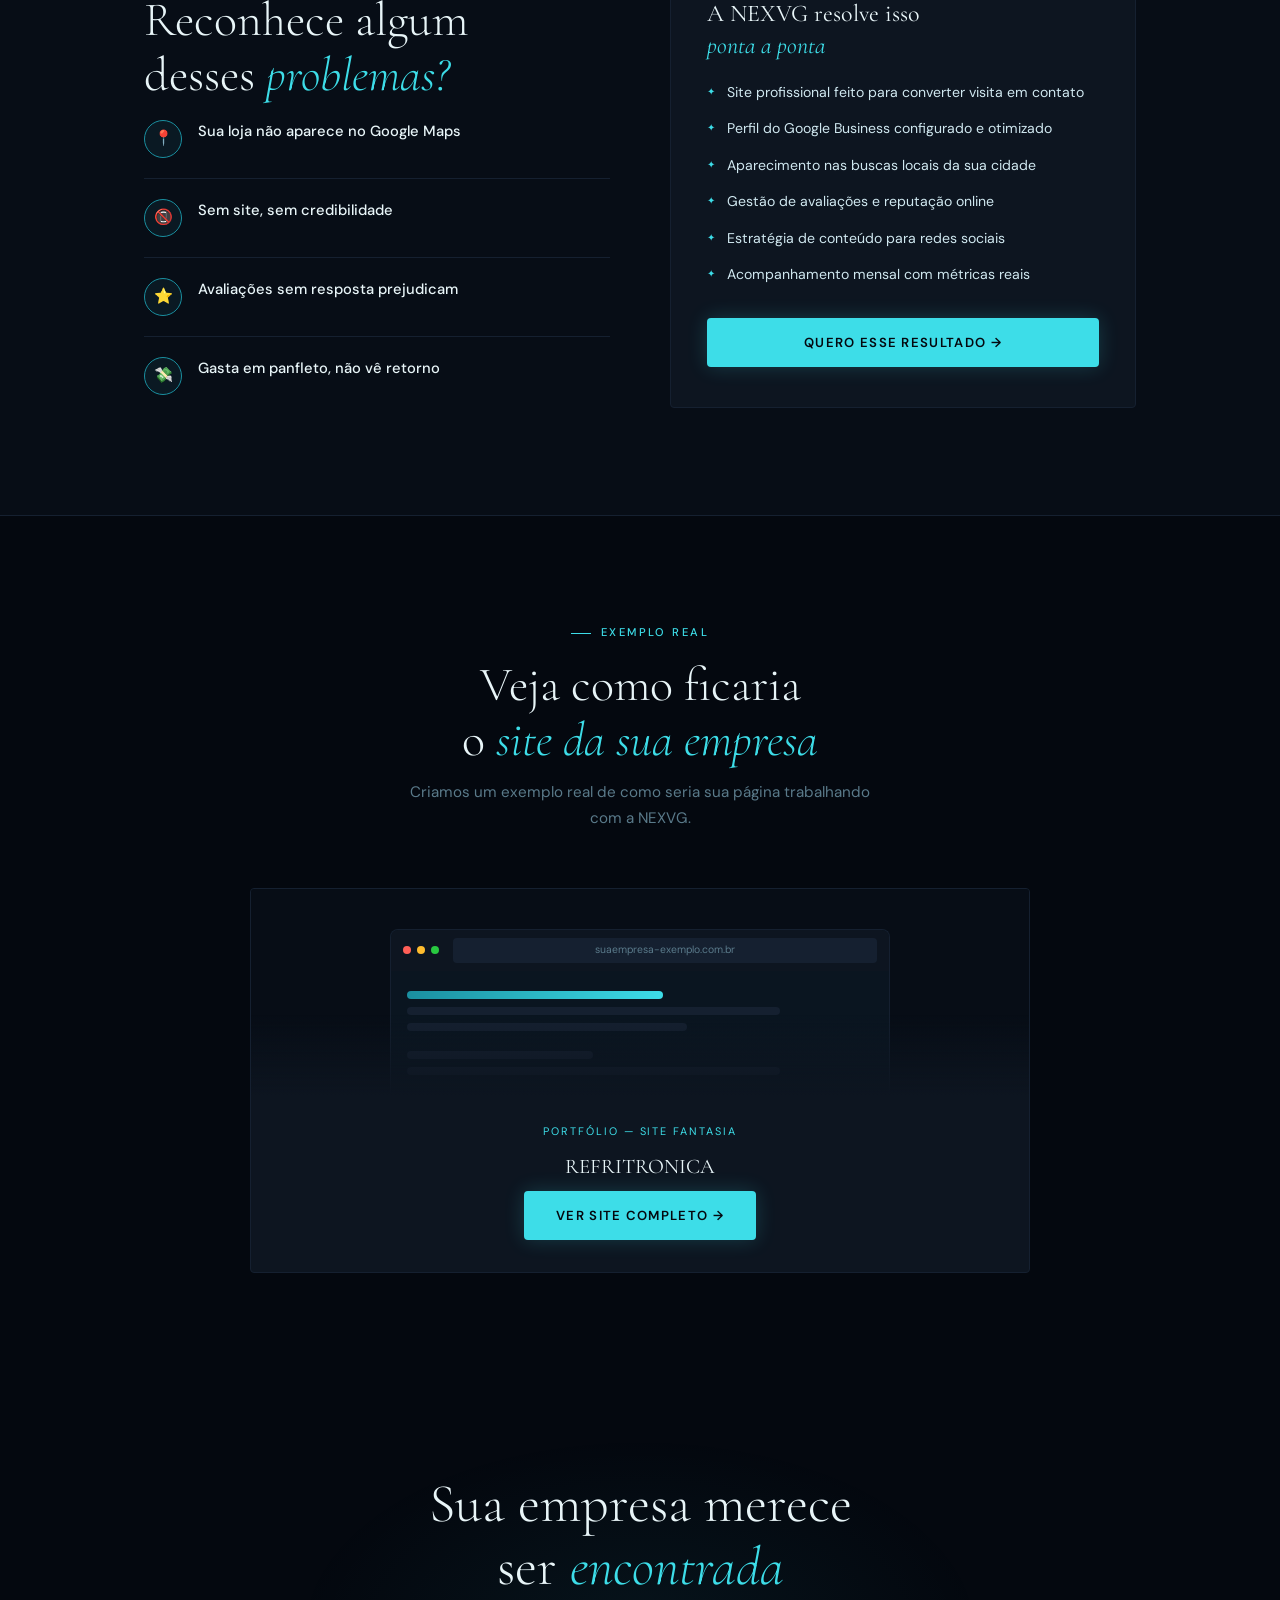
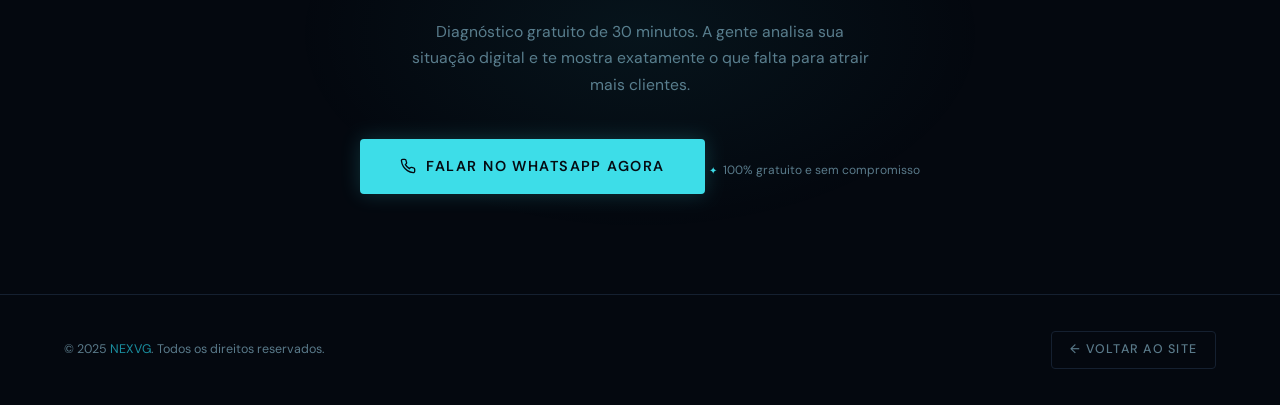
<file: refri-ele/index.html>
<!DOCTYPE html>

<html lang="pt-BR">
<head>
  <meta charset="UTF-8" />
  <meta name="viewport" content="width=device-width, initial-scale=1.0" />
  <title>Refrigeração e Elétrica — NEXVG</title>
  <link rel="preconnect" href="https://fonts.googleapis.com" />
  <link rel="preconnect" href="https://fonts.gstatic.com" crossorigin />
  <link href="https://fonts.googleapis.com/css2?family=Cormorant+Garamond:ital,wght@0,300;0,400;0,600;1,300;1,400&family=DM+Sans:wght@300;400;500&display=swap" rel="stylesheet" />
  <style>
    *, *::before, *::after { box-sizing: border-box; margin: 0; padding: 0; }


:root {
  --black:   #04080f;
  --deep:    #070d16;
  --surface: #0d1520;
  --border:  #152030;
  --cyan:    #3ddde8;
  --cyan-lt: #7eeef5;
  --cyan-dk: #1a8fa0;
  --text:    #d0e8f0;
  --muted:   #5a7a8a;
  --white:   #e8f5f8;
  --radius:  4px;
  --ff-serif: 'Cormorant Garamond', Georgia, serif;
  --ff-sans:  'DM Sans', sans-serif;
  --ease:     cubic-bezier(.16,1,.3,1);
}

html { scroll-behavior: smooth; }

body {
  background: var(--black);
  color: var(--text);
  font-family: var(--ff-sans);
  font-size: 16px;
  line-height: 1.6;
  overflow-x: hidden;
}

body::before {
  content: '';
  position: fixed; inset: 0;
  background-image: url("data:image/svg+xml,%3Csvg viewBox='0 0 256 256' xmlns='http://www.w3.org/2000/svg'%3E%3Cfilter id='n'%3E%3CfeTurbulence type='fractalNoise' baseFrequency='0.9' numOctaves='4' stitchTiles='stitch'/%3E%3C/filter%3E%3Crect width='100%25' height='100%25' filter='url(%23n)' opacity='0.035'/%3E%3C/svg%3E");
  background-size: 200px 200px;
  pointer-events: none;
  z-index: 0;
}

::-webkit-scrollbar { width: 4px; }
::-webkit-scrollbar-track { background: var(--black); }
::-webkit-scrollbar-thumb { background: var(--cyan-dk); }

.reveal { opacity: 0; transform: translateY(28px); transition: opacity .8s var(--ease), transform .8s var(--ease); }
.reveal.visible { opacity: 1; transform: none; }
.reveal-delay-1 { transition-delay: .1s; }
.reveal-delay-2 { transition-delay: .2s; }
.reveal-delay-3 { transition-delay: .3s; }

/* ── HEADER ── */
header {
  position: fixed; top: 0; left: 0; right: 0; z-index: 100;
  padding: 0 5vw;
  display: flex; align-items: center; justify-content: space-between;
  height: 64px;
  transition: background .4s;
}
header.scrolled {
  background: rgba(4,8,15,.9);
  backdrop-filter: blur(12px);
  border-bottom: 1px solid var(--border);
}

.logo {
  text-decoration: none;
  display: flex; align-items: center; gap: 10px;
}
.logo-img { height: 64px; width: auto; object-fit: contain; }
.logo-img-placeholder {
  height: 38px; width: 38px;
  background: var(--border); border: 1px dashed var(--cyan-dk);
  border-radius: var(--radius);
  display: flex; align-items: center; justify-content: center;
  font-size: .5rem; color: var(--cyan-dk); text-transform: uppercase;
}


.back-btn {
  display: inline-flex; align-items: center; gap: 8px;
  font-size: .78rem; font-weight: 500; letter-spacing: .1em;
  text-transform: uppercase; color: var(--muted);
  text-decoration: none;
  border: 1px solid var(--border);
  padding: 8px 18px; border-radius: var(--radius);
  transition: color .25s, border-color .25s;
}
.back-btn:hover { color: var(--cyan); border-color: var(--cyan-dk); }

/* ── HERO ── */
.hero {
  position: relative;
  min-height: 100svh;
  display: flex; align-items: center;
  padding: 100px 5vw 80px;
  overflow: hidden;
}
.hero::before {
  content: '';
  position: absolute; top: 0; right: 0;
  width: 55%; height: 100%;
  background: radial-gradient(ellipse at 70% 50%, rgba(61,221,232,.06) 0%, transparent 65%);
  pointer-events: none;
}
.hero-grid {
  position: relative; z-index: 1;
  display: grid; grid-template-columns: 1fr 1fr;
  gap: 80px; align-items: center;
  max-width: 1120px; margin: 0 auto; width: 100%;
}

.hero-tag {
  display: inline-flex; align-items: center; gap: 8px;
  font-size: .7rem; font-weight: 500; letter-spacing: .2em;
  text-transform: uppercase; color: var(--cyan);
  margin-bottom: 24px;
}
.hero-tag::before { content: ''; display: block; width: 20px; height: 1px; background: var(--cyan); }

.hero h1 {
  font-family: var(--ff-serif);
  font-size: clamp(2.4rem, 5vw, 4rem);
  font-weight: 300; line-height: 1.1;
  color: var(--white); margin-bottom: 24px;
}
.hero h1 em { font-style: italic; color: var(--cyan); }
.hero h1 strong { font-weight: 600; }

.hero-sub {
  font-size: 1rem; color: var(--muted);
  line-height: 1.75; margin-bottom: 40px;
  max-width: 480px;
}

.hero-actions { display: flex; gap: 12px; flex-wrap: wrap; }

.btn-primary {
  display: inline-flex; align-items: center; gap: 10px;
  background: var(--cyan); color: #04080f;
  font-family: var(--ff-sans); font-size: .82rem;
  font-weight: 600; letter-spacing: .1em; text-transform: uppercase;
  padding: 14px 32px; border-radius: var(--radius);
  text-decoration: none; border: none; cursor: pointer;
  transition: background .25s, transform .2s, box-shadow .25s;
  box-shadow: 0 0 20px rgba(61,221,232,.2);
}
.btn-primary:hover { background: var(--cyan-lt); transform: translateY(-2px); box-shadow: 0 0 32px rgba(61,221,232,.4); }

.btn-ghost {
  display: inline-flex; align-items: center; gap: 8px;
  background: transparent; color: var(--text);
  font-family: var(--ff-sans); font-size: .82rem;
  font-weight: 400; letter-spacing: .06em;
  padding: 14px 24px; border-radius: var(--radius);
  text-decoration: none; border: 1px solid var(--border);
  transition: border-color .25s, color .25s;
}
.btn-ghost:hover { border-color: var(--cyan-dk); color: var(--cyan); }

/* Phone mockup */
.hero-visual {
  display: flex; align-items: center; justify-content: center;
  position: relative;
}
.phone-wrap {
  position: relative;
  animation: float 4s ease-in-out infinite;
}
@keyframes float { 0%,100% { transform: translateY(0); } 50% { transform: translateY(-12px); } }

.phone {
  width: 200px;
  background: var(--surface);
  border: 2px solid var(--border);
  border-radius: 28px;
  padding: 16px 12px;
  position: relative;
  box-shadow: 0 0 60px rgba(61,221,232,.08), 0 40px 80px rgba(0,0,0,.5);
}
.phone::before {
  content: '';
  position: absolute; top: 0; left: 0; right: 0;
  height: 2px; border-radius: 2px 2px 0 0;
  background: linear-gradient(90deg, transparent, var(--cyan), transparent);
}
.phone-notch {
  width: 60px; height: 6px;
  background: var(--border); border-radius: 3px;
  margin: 0 auto 12px;
}
.phone-screen {
  background: var(--deep);
  border-radius: 16px;
  padding: 16px 12px;
  min-height: 320px;
  border: 1px solid var(--border);
  display: flex; flex-direction: column; gap: 10px;
}
.phone-bar {
  height: 8px; border-radius: 4px;
  background: var(--border);
}
.phone-bar.cyan { background: linear-gradient(90deg, var(--cyan-dk), var(--cyan)); width: 70%; }
.phone-bar.short { width: 45%; }
.phone-bar.med { width: 60%; }

.phone-stat {
  background: rgba(61,221,232,.06);
  border: 1px solid var(--cyan-dk);
  border-radius: 8px;
  padding: 10px;
  margin-top: 4px;
}
.phone-stat-num {
  font-family: var(--ff-serif);
  font-size: 1.4rem; font-weight: 600;
  color: var(--cyan); line-height: 1;
}
.phone-stat-label { font-size: .65rem; color: var(--muted); margin-top: 2px; }

.phone-glow {
  position: absolute;
  width: 300px; height: 300px;
  background: radial-gradient(circle, rgba(61,221,232,.12) 0%, transparent 70%);
  top: 50%; left: 50%; transform: translate(-50%, -50%);
  pointer-events: none;
  border-radius: 50%;
}

/* ── CONTAINER / SECTION ── */
.container { max-width: 1120px; margin: 0 auto; padding: 0 5vw; }
.section-pad { padding: 100px 0; position: relative; z-index: 1; }

.section-label {
  display: inline-flex; align-items: center; gap: 10px;
  font-size: .7rem; font-weight: 500; letter-spacing: .22em;
  text-transform: uppercase; color: var(--cyan); margin-bottom: 16px;
}
.section-label::before { content: ''; display: block; width: 20px; height: 1px; background: var(--cyan); }

.section-title {
  font-family: var(--ff-serif);
  font-size: clamp(1.8rem, 4vw, 3rem);
  font-weight: 300; line-height: 1.15; color: var(--white); margin-bottom: 16px;
}
.section-title em { font-style: italic; color: var(--cyan); }

.divider { border: none; border-top: 1px solid var(--border); margin: 0; }

/* ── DOR / REALIDADE ── */
.pain-grid {
  display: grid; grid-template-columns: repeat(3, 1fr);
  gap: 2px; margin-top: 56px;
}
.pain-card {
  background: var(--surface); border: 1px solid var(--border);
  padding: 32px 28px; position: relative; overflow: hidden;
}
.pain-card::before {
  content: '';
  position: absolute; top: 0; left: 0; right: 0; height: 2px;
  background: linear-gradient(90deg, transparent, var(--cyan-dk), transparent);
}
.pain-num {
  font-family: var(--ff-serif); font-size: 2.8rem; font-weight: 600;
  color: var(--cyan); line-height: 1; margin-bottom: 8px;
}
.pain-label { font-size: .85rem; color: var(--muted); line-height: 1.55; }

/* ── PROBLEMAS ── */
.problems-bg { background: var(--deep); }
.problems-grid {
  display: grid; grid-template-columns: 1fr 1fr;
  gap: 60px; align-items: center; margin-top: 0;
}
.problem-list { list-style: none; display: flex; flex-direction: column; gap: 0; }
.problem-item {
  display: flex; align-items: flex-start; gap: 16px;
  padding: 20px 0; border-bottom: 1px solid var(--border);
}
.problem-item:first-child { padding-top: 0; }
.problem-item:last-child { border-bottom: none; }
.p-icon {
  width: 38px; height: 38px; flex-shrink: 0;
  background: rgba(61,221,232,.06); border: 1px solid var(--cyan-dk);
  border-radius: 50%; display: flex; align-items: center; justify-content: center;
  font-size: .95rem;
}
.p-title { font-size: .92rem; font-weight: 500; color: var(--white); margin-bottom: 3px; }
.p-desc { font-size: .81rem; color: var(--muted); line-height: 1.55; }

.solution-box {
  background: var(--surface); border: 1px solid var(--border);
  border-radius: var(--radius); padding: 40px 36px; position: relative; overflow: hidden;
}
.solution-box::before {
  content: '';
  position: absolute; top: 0; left: 0; right: 0; height: 2px;
  background: linear-gradient(90deg, var(--cyan-dk), var(--cyan), var(--cyan-dk));
}
.solution-title {
  font-family: var(--ff-serif); font-size: 1.5rem; font-weight: 400;
  color: var(--white); margin-bottom: 20px; line-height: 1.3;
}
.solution-title em { font-style: italic; color: var(--cyan); }
.solution-items { display: flex; flex-direction: column; gap: 14px; }
.solution-item { display: flex; align-items: center; gap: 12px; font-size: .88rem; color: var(--text); }
.solution-item::before { content: '✦'; color: var(--cyan); font-size: .65rem; flex-shrink: 0; }

/* ── PORTFOLIO PREVIEW ── */
.portfolio-section { text-align: center; }
.portfolio-card {
  max-width: 780px; margin: 56px auto 0;
  background: var(--surface); border: 1px solid var(--border);
  border-radius: var(--radius); overflow: hidden; position: relative;
}
.portfolio-card::before {
  content: '';
  position: absolute; top: 0; left: 0; right: 0; height: 2px;
  background: linear-gradient(90deg, transparent, var(--cyan), transparent);
}
.portfolio-preview {
  background: var(--deep);
  padding: 40px 32px 0;
  position: relative; overflow: hidden;
  min-height: 200px;
  display: flex; align-items: flex-end; justify-content: center;
}
.portfolio-preview::after {
  content: '';
  position: absolute; bottom: 0; left: 0; right: 0; height: 80px;
  background: linear-gradient(transparent, var(--surface));
}

/* fake browser */
.fake-browser {
  width: 100%; max-width: 500px;
  background: #0a1520; border-radius: 8px 8px 0 0;
  border: 1px solid var(--border); border-bottom: none;
  overflow: hidden;
}
.fake-browser-bar {
  background: var(--surface); padding: 8px 12px;
  display: flex; align-items: center; gap: 6px;
}
.fake-dot { width: 8px; height: 8px; border-radius: 50%; }
.fake-dot:nth-child(1) { background: #ff5f57; }
.fake-dot:nth-child(2) { background: #febc2e; }
.fake-dot:nth-child(3) { background: #28c840; }
.fake-url {
  flex: 1; background: var(--border); border-radius: 4px;
  padding: 4px 10px; font-size: .65rem; color: var(--muted);
  margin-left: 8px;
}
.fake-content { padding: 20px 16px; display: flex; flex-direction: column; gap: 8px; }
.fake-row { height: 8px; border-radius: 4px; background: var(--border); }
.fake-row.cyan { background: linear-gradient(90deg, var(--cyan-dk), var(--cyan)); width: 55%; }
.fake-row.w80 { width: 80%; }
.fake-row.w60 { width: 60%; }
.fake-row.w40 { width: 40%; }

.portfolio-info { padding: 28px 32px 32px; }
.portfolio-tag {
  font-size: .68rem; letter-spacing: .18em; text-transform: uppercase;
  color: var(--cyan); margin-bottom: 10px;
}
.portfolio-name {
  font-family: var(--ff-serif); font-size: 1.3rem; font-weight: 400;
  color: var(--white); margin-bottom: 8px;
}
.portfolio-desc { font-size: .84rem; color: var(--muted); margin-bottom: 24px; line-height: 1.6; }

/* ── CTA ── */
.cta-section {
  text-align: center; padding: 100px 5vw;
  position: relative; overflow: hidden;
}
.cta-section::before {
  content: '';
  position: absolute; top: 50%; left: 50%;
  transform: translate(-50%, -50%);
  width: 700px; height: 400px;
  background: radial-gradient(ellipse, rgba(61,221,232,.06) 0%, transparent 70%);
  pointer-events: none;
}
.cta-title {
  font-family: var(--ff-serif);
  font-size: clamp(2rem, 4.5vw, 3.4rem);
  font-weight: 300; color: var(--white); line-height: 1.15;
  margin-bottom: 20px; position: relative;
}
.cta-title em { font-style: italic; color: var(--cyan); }
.cta-sub { font-size: .98rem; color: var(--muted); max-width: 460px; margin: 0 auto 40px; line-height: 1.7; }
.cta-note {
  display: inline-flex; align-items: center; gap: 6px;
  font-size: .75rem; color: var(--muted); margin-top: 16px;
}
.cta-note::before { content: '✦'; color: var(--cyan); font-size: .6rem; }

/* ── FOOTER ── */
footer {
  border-top: 1px solid var(--border);
  padding: 36px 5vw;
  display: flex; align-items: center; justify-content: space-between;
  flex-wrap: wrap; gap: 16px;
}
.footer-copy { font-size: .78rem; color: var(--muted); }
.footer-copy span { color: var(--cyan-dk); }

/* ── WHATSAPP FLOAT ── */
.whatsapp-float {
  position: fixed; bottom: 28px; right: 28px; z-index: 200;
  width: 56px; height: 56px; background: #25D366; border-radius: 50%;
  display: flex; align-items: center; justify-content: center;
  box-shadow: 0 4px 24px rgba(37,211,102,.35);
  text-decoration: none;
  transition: transform .2s, box-shadow .2s;
  animation: waPop .6s var(--ease) 1s both;
}
@keyframes waPop { from { transform: scale(0); } to { transform: scale(1); } }
.whatsapp-float:hover { transform: scale(1.08); box-shadow: 0 6px 32px rgba(37,211,102,.5); }
.whatsapp-float svg { width: 28px; height: 28px; fill: white; }

/* ── MODAL ── */
.modal-overlay {
  position: fixed; inset: 0; z-index: 300;
  background: rgba(4,8,15,.85);
  backdrop-filter: blur(8px);
  display: flex; align-items: center; justify-content: center;
  padding: 20px;
  opacity: 0; pointer-events: none;
  transition: opacity .4s var(--ease);
}
.modal-overlay.open { opacity: 1; pointer-events: all; }

.modal {
  background: var(--surface);
  border: 1px solid var(--border);
  border-radius: 8px;
  padding: 48px 40px;
  max-width: 480px; width: 100%;
  text-align: center;
  position: relative;
  transform: translateY(20px) scale(.97);
  transition: transform .4s var(--ease);
}
.modal-overlay.open .modal { transform: none; }

.modal::before {
  content: '';
  position: absolute; top: 0; left: 0; right: 0; height: 2px; border-radius: 2px 2px 0 0;
  background: linear-gradient(90deg, transparent, var(--cyan), transparent);
}

.modal-icon { font-size: 2.5rem; margin-bottom: 16px; }

.modal-title {
  font-family: var(--ff-serif);
  font-size: 1.8rem; font-weight: 300;
  color: var(--white); line-height: 1.2; margin-bottom: 12px;
}
.modal-title em { font-style: italic; color: var(--cyan); }

.modal-sub { font-size: .9rem; color: var(--muted); line-height: 1.65; margin-bottom: 32px; }

.modal-actions { display: flex; flex-direction: column; gap: 10px; }

.modal-wa {
  display: inline-flex; align-items: center; justify-content: center; gap: 10px;
  background: #25D366; color: white;
  font-family: var(--ff-sans); font-size: .85rem;
  font-weight: 600; letter-spacing: .08em; text-transform: uppercase;
  padding: 14px 28px; border-radius: var(--radius);
  text-decoration: none; border: none; cursor: pointer;
  transition: background .25s, transform .2s;
}
.modal-wa:hover { background: #1fba58; transform: translateY(-1px); }
.modal-wa svg { width: 18px; height: 18px; fill: white; }

.modal-close {
  background: transparent; border: 1px solid var(--border);
  color: var(--muted); font-family: var(--ff-sans);
  font-size: .8rem; letter-spacing: .08em; text-transform: uppercase;
  padding: 12px 28px; border-radius: var(--radius);
  cursor: pointer; transition: color .25s, border-color .25s;
}
.modal-close:hover { color: var(--text); border-color: var(--muted); }

.modal-x {
  position: absolute; top: 16px; right: 16px;
  background: none; border: none; cursor: pointer;
  color: var(--muted); font-size: 1.2rem; line-height: 1;
  transition: color .2s;
}
.modal-x:hover { color: var(--text); }

/* ── RESPONSIVE ── */
@media (max-width: 900px) {
  .hero-grid { grid-template-columns: 1fr; gap: 48px; }
  .hero-visual { display: none; }
  .pain-grid { grid-template-columns: 1fr 1fr; }
  .problems-grid { grid-template-columns: 1fr; gap: 40px; }
}
@media (max-width: 600px) {
  .pain-grid { grid-template-columns: 1fr; }
  .modal { padding: 36px 24px; }
  .portfolio-info { padding: 20px 20px 24px; }
}


  </style>
</head>
<body>

  <!-- ══ HEADER ══ -->

  <header id="header">
    <a class="logo" href="index.html">
      <img class="logo-img" src="logo.jpg" alt="NEXVG"
           onerror="this.style.display='none';this.nextElementSibling.style.display='flex';" />
      <div class="logo-img-placeholder" style="display:none;">Logo</div>
      
    </a>
    <a href="https://nexvg.com.br" class="back-btn">← Voltar</a>
  </header>

  <!-- ══ HERO ══ -->

  <section class="hero">
    <div class="hero-grid">
      <div>
        <div class="hero-tag reveal">Refrigeração e Eletrônica</div>
        <h1 class="reveal reveal-delay-1">
          Seu cliente <em>precisa</em><br />
     de você.<br />
          <strong>Mas não está te encotrando.</strong>
        </h1>
        <p class="hero-sub reveal reveal-delay-2">
          O cliente decide com base no que viu online.<br>
          A questão é: ele viu você?
        </p>
        <div class="hero-actions reveal reveal-delay-3">
          <a href="https://wa.me/5521994849234?text=Olá!%20Tenho%20uma%20assistência%20técnica%20e%20quero%20um%20diagnóstico%20gratuito." target="_blank" class="btn-primary">
            <svg viewBox="0 0 24 24" fill="none" stroke="currentColor" stroke-width="2" width="16" height="16"><path d="M22 16.92v3a2 2 0 01-2.18 2 19.79 19.79 0 01-8.63-3.07 19.5 19.5 0 01-6-6A19.79 19.79 0 012.12 4.18 2 2 0 014.11 2h3a2 2 0 012 1.72c.127.96.361 1.903.7 2.81a2 2 0 01-.45 2.11L8.09 9.91a16 16 0 006 6l1.27-1.27a2 2 0 012.11-.45c.907.339 1.85.573 2.81.7A2 2 0 0122 16.92z"/></svg>
            Quero Mais Clientes
          </a>
          <a href="#problemas" class="btn-ghost">Ver como funciona →</a>
        </div>
      </div>
      <div class="hero-visual reveal reveal-delay-2">
        <div class="phone-glow"></div>
        <div class="phone-wrap">
          <div class="phone">
            <div class="phone-notch"></div>
            <div class="phone-screen">
              <div class="phone-bar cyan"></div>
              <div class="phone-bar short"></div>
              <div style="height:12px;"></div>
              <div class="phone-stat">
                <div class="phone-stat-num">+312%</div>
                <div class="phone-stat-label">aumento em visitas ao perfil</div>
              </div>
              <div style="height:8px;"></div>
              <div class="phone-bar med"></div>
              <div class="phone-bar short"></div>
              <div style="height:8px;"></div>
              <div class="phone-stat">
                <div class="phone-stat-num">4.9★</div>
                <div class="phone-stat-label">avaliação média no Google</div>
              </div>
              <div style="height:8px;"></div>
              <div class="phone-bar w60" style="width:60%;height:8px;border-radius:4px;background:var(--border);"></div>
            </div>
          </div>
        </div>
      </div>
    </div>
  </section>

  <!-- ══ NÚMEROS ══ -->

  <section class="section-pad" style="padding-bottom:0;">
    <div class="container">
      <div style="text-align:center;margin-bottom:0;">
        <span class="section-label reveal" style="justify-content:center;">A Realidade do Mercado</span>
        <h2 class="section-title reveal reveal-delay-1" style="max-width:560px;margin:0 auto;">
          Números que todo dono<br /> precisa <em>ver</em>
        </h2>
      </div>
      <div class="pain-grid">
        <div class="pain-card reveal">
          <div class="pain-num">87%</div>
          <div class="pain-label">dos clientes pesquisam online</div>
        </div>
        <div class="pain-card reveal reveal-delay-1">
          <div class="pain-num">3x</div>
          <div class="pain-label">mais chances de fechar venda, as agências que possuem landing page.</div>
        </div>
        <div class="pain-card reveal reveal-delay-2">
          <div class="pain-num">8seg</div>
          <div class="pain-label">é o tempo que o cliente forma opinião sobre sua empresa.</div>
        </div>
      </div>
    </div>
  </section>

  <hr class="divider" style="margin-top:80px;" />

  <!-- ══ PROBLEMAS / SOLUÇÃO ══ -->

  <section id="problemas" class="section-pad problems-bg">
    <div class="container">
      <div class="problems-grid">
        <div>
          <span class="section-label reveal">O Que Você Enfrenta</span>
          <h2 class="section-title reveal reveal-delay-1">
            Reconhece algum<br />desses <em>problemas?</em>
          </h2>
          <ul class="problem-list">
            <li class="problem-item reveal">
              <div class="p-icon">📍</div>
              <div>
                <div class="p-title">Sua loja não aparece no Google Maps</div>
                
            </li>
            <li class="problem-item reveal reveal-delay-1">
              <div class="p-icon">📵</div>
              <div>
                <div class="p-title">Sem site, sem credibilidade</div>
                
            </li>
            <li class="problem-item reveal reveal-delay-2">
              <div class="p-icon">⭐</div>
              <div>
                <div class="p-title">Avaliações sem resposta prejudicam</div>
                
            </li>
            <li class="problem-item reveal reveal-delay-3">
              <div class="p-icon">💸</div>
              <div>
                <div class="p-title">Gasta em panfleto, não vê retorno</div>
                
            </li>
          </ul>
        </div>
        <div class="reveal reveal-delay-1">
          <div class="solution-box">
            <div class="solution-title">
              A NEXVG resolve isso<br /><em>ponta a ponta</em>
            </div>
            <div class="solution-items">
              <div class="solution-item">Site profissional feito para converter visita em contato</div>
              <div class="solution-item">Perfil do Google Business configurado e otimizado</div>
              <div class="solution-item">Aparecimento nas buscas locais da sua cidade</div>
              <div class="solution-item">Gestão de avaliações e reputação online</div>
              <div class="solution-item">Estratégia de conteúdo para redes sociais</div>
              <div class="solution-item">Acompanhamento mensal com métricas reais</div>
            </div>
            <div style="margin-top:32px;">
              <a href="https://wa.me/5521994849234?text=Olá!%20Tenho%20uma%20assistência%20técnica%20e%20quero%20saber%20mais." target="_blank" class="btn-primary" style="width:100%;justify-content:center;">
                Quero esse resultado →
              </a>
            </div>
          </div>
        </div>
      </div>
    </div>
  </section>

  <hr class="divider" />

  <!-- ══ PORTFÓLIO PREVIEW ══ -->

  <section class="section-pad portfolio-section">
    <div class="container">
      <span class="section-label reveal" style="justify-content:center;">Exemplo Real</span>
      <h2 class="section-title reveal reveal-delay-1" style="max-width:520px;margin:0 auto;">
        Veja como ficaria<br />o <em>site da sua empresa</em>
      </h2>
      <p style="font-size:.95rem;color:var(--muted);max-width:460px;margin:12px auto 0;line-height:1.7;" class="reveal reveal-delay-2">
        Criamos um exemplo real de como seria sua página trabalhando com a NEXVG.
      </p>


  <div class="portfolio-card reveal reveal-delay-2">
    <div class="portfolio-preview">
      <div class="fake-browser">
        <div class="fake-browser-bar">
          <div class="fake-dot"></div>
          <div class="fake-dot"></div>
          <div class="fake-dot"></div>
          <div class="fake-url">suaempresa-exemplo.com.br</div>
        </div>
        <div class="fake-content">
          <div class="fake-row cyan"></div>
          <div class="fake-row w80"></div>
          <div class="fake-row w60"></div>
          <div style="height:4px;"></div>
          <div class="fake-row w40"></div>
          <div class="fake-row w80"></div>
        </div>
      </div>
    </div>
    <div class="portfolio-info">
      <div class="portfolio-tag">Portfólio — Site Fantasia</div>
      <div class="portfolio-name">REFRITRONICA</div>
     
      <a href="https://vitorrfrota.github.io/refritronica/" class="btn-primary" id="portfolioBtn">
        Ver site completo →
      </a>
    </div>
  </div>
</div>


  </section>

  <!-- ══ CTA FINAL ══ -->

  <section class="cta-section">
    <div class="container">
      <h2 class="cta-title reveal">
        Sua empresa merece<br />ser <em>encontrada</em>
      </h2>
      <p class="cta-sub reveal reveal-delay-1">
        Diagnóstico gratuito de 30 minutos. A gente analisa sua situação digital e te mostra exatamente o que falta para atrair mais clientes.
      </p>
      <div class="reveal reveal-delay-2">
        <a href="https://wa.me/5521994849234?text=Olá!%20Tenho%20uma%20assistência%20técnica%20e%20quero%20o%20diagnóstico%20gratuito." target="_blank" class="btn-primary" style="font-size:.9rem;padding:16px 40px;">
          <svg viewBox="0 0 24 24" fill="none" stroke="currentColor" stroke-width="2" width="16" height="16"><path d="M22 16.92v3a2 2 0 01-2.18 2 19.79 19.79 0 01-8.63-3.07 19.5 19.5 0 01-6-6A19.79 19.79 0 012.12 4.18 2 2 0 014.11 2h3a2 2 0 012 1.72c.127.96.361 1.903.7 2.81a2 2 0 01-.45 2.11L8.09 9.91a16 16 0 006 6l1.27-1.27a2 2 0 012.11-.45c.907.339 1.85.573 2.81.7A2 2 0 0122 16.92z"/></svg>
          Falar no WhatsApp agora
        </a>
        <p class="cta-note">100% gratuito e sem compromisso</p>
      </div>
    </div>
  </section>

  <!-- ══ FOOTER ══ -->

  <footer>
    <p class="footer-copy">© 2025 <span>NEXVG</span>. Todos os direitos reservados.</p>
    <a href="index.html" class="back-btn">← Voltar ao site</a>
  </footer>

  <!-- ══ WHATSAPP FLOAT ══ -->

  <a class="whatsapp-float" href="https://wa.me/5521994849234?text=Olá!%20Vim%20pela%20página%20de%20assistência%20técnica%20e%20quero%20saber%20mais." target="_blank" aria-label="WhatsApp">
    <svg viewBox="0 0 32 32" xmlns="http://www.w3.org/2000/svg">
      <path d="M16 .5C7.44.5.5 7.44.5 16c0 2.76.71 5.35 1.95 7.6L.5 31.5l8.18-1.93A15.44 15.44 0 0016 31.5C24.56 31.5 31.5 24.56 31.5 16S24.56.5 16 .5zm0 28.3a13.24 13.24 0 01-6.74-1.84l-.48-.29-5.01 1.18 1.2-4.87-.31-.5A13.25 13.25 0 1116 28.8zm7.27-9.93c-.4-.2-2.35-1.16-2.71-1.29-.36-.14-.63-.2-.89.2-.26.39-1.02 1.29-1.25 1.56-.23.27-.46.3-.86.1-.4-.2-1.68-.62-3.2-1.98-1.18-1.05-1.98-2.35-2.21-2.74-.23-.4-.02-.61.17-.81.18-.18.4-.46.6-.7.2-.22.26-.39.4-.65.13-.26.07-.49-.03-.69-.1-.2-.9-2.16-1.23-2.96-.32-.78-.65-.67-.89-.68l-.75-.01c-.26 0-.69.1-1.05.49-.36.4-1.38 1.35-1.38 3.3s1.41 3.83 1.61 4.09c.2.26 2.78 4.24 6.73 5.95.94.41 1.67.65 2.24.83.94.3 1.8.26 2.47.16.75-.11 2.35-.96 2.68-1.89.33-.92.33-1.71.23-1.88-.1-.16-.36-.26-.76-.46z"/>
    </svg>
  </a>

  <!-- ══ MODAL ══ -->

  <div class="modal-overlay" id="modalOverlay">
    <div class="modal" role="dialog" aria-modal="true">
      <button class="modal-x" id="modalX" aria-label="Fechar">✕</button>
      <div class="modal-icon">📲</div>
      <h3 class="modal-title">
        Sua empresa merece<br />esse <em>upgrade</em>
      </h3>
      <p class="modal-sub">
        Antes de ir embora — você já sabe que seus concorrentes estão sendo encontrados no Google agora. Um diagnóstico gratuito pode mudar isso essa semana.
      </p>
      <div class="modal-actions">
        <a href="https://wa.me/5521994849234?text=Olá!%20Vi%20a%20página%20de%20assistência%20técnica%20e%20quero%20o%20diagnóstico%20gratuito." target="_blank" class="modal-wa">
          <svg viewBox="0 0 32 32" xmlns="http://www.w3.org/2000/svg">
            <path d="M16 .5C7.44.5.5 7.44.5 16c0 2.76.71 5.35 1.95 7.6L.5 31.5l8.18-1.93A15.44 15.44 0 0016 31.5C24.56 31.5 31.5 24.56 31.5 16S24.56.5 16 .5zm0 28.3a13.24 13.24 0 01-6.74-1.84l-.48-.29-5.01 1.18 1.2-4.87-.31-.5A13.25 13.25 0 1116 28.8zm7.27-9.93c-.4-.2-2.35-1.16-2.71-1.29-.36-.14-.63-.2-.89.2-.26.39-1.02 1.29-1.25 1.56-.23.27-.46.3-.86.1-.4-.2-1.68-.62-3.2-1.98-1.18-1.05-1.98-2.35-2.21-2.74-.23-.4-.02-.61.17-.81.18-.18.4-.46.6-.7.2-.22.26-.39.4-.65.13-.26.07-.49-.03-.69-.1-.2-.9-2.16-1.23-2.96-.32-.78-.65-.67-.89-.68l-.75-.01c-.26 0-.69.1-1.05.49-.36.4-1.38 1.35-1.38 3.3s1.41 3.83 1.61 4.09c.2.26 2.78 4.24 6.73 5.95.94.41 1.67.65 2.24.83.94.3 1.8.26 2.47.16.75-.11 2.35-.96 2.68-1.89.33-.92.33-1.71.23-1.88-.1-.16-.36-.26-.76-.46z"/>
          </svg>
          Quero o diagnóstico gratuito
        </a>
        <button class="modal-close" id="modalClose">Agora não</button>
      </div>
    </div>
  </div>

  <script>
    // ── Header scroll
    const header = document.getElementById('header');
    window.addEventListener('scroll', () => {
      header.classList.toggle('scrolled', window.scrollY > 40);
    });

    // ── Reveal on scroll
    const reveals = document.querySelectorAll('.reveal');
    const observer = new IntersectionObserver((entries) => {
      entries.forEach(e => {
        if (e.isIntersecting) { e.target.classList.add('visible'); observer.unobserve(e.target); }
      });
    }, { threshold: 0.12 });
    reveals.forEach(el => observer.observe(el));
    setTimeout(() => {
      document.querySelectorAll('.hero .reveal').forEach(el => el.classList.add('visible'));
    }, 100);

    // ── Modal — dispara quando usuário tenta sair (mouse sai pelo topo)
    const modalOverlay = document.getElementById('modalOverlay');
    let modalShown = false;

    function showModal() {
      if (modalShown) return;
      modalShown = true;
      modalOverlay.classList.add('open');
      document.body.style.overflow = 'hidden';
    }

    function hideModal() {
      modalOverlay.classList.remove('open');
      document.body.style.overflow = '';
    }

    // Detecta mouse saindo pelo topo da janela (exit intent)
    document.addEventListener('mouseleave', (e) => {
      if (e.clientY <= 0) showModal();
    });

    // Também dispara no botão voltar (popstate)
    history.pushState(null, '', location.href);
    window.addEventListener('popstate', () => {
      showModal();
      history.pushState(null, '', location.href);
    });

    document.getElementById('modalClose').addEventListener('click', hideModal);
    document.getElementById('modalX').addEventListener('click', hideModal);
    modalOverlay.addEventListener('click', (e) => {
      if (e.target === modalOverlay) hideModal();
    });
  </script>

</body>
</html>
</file>
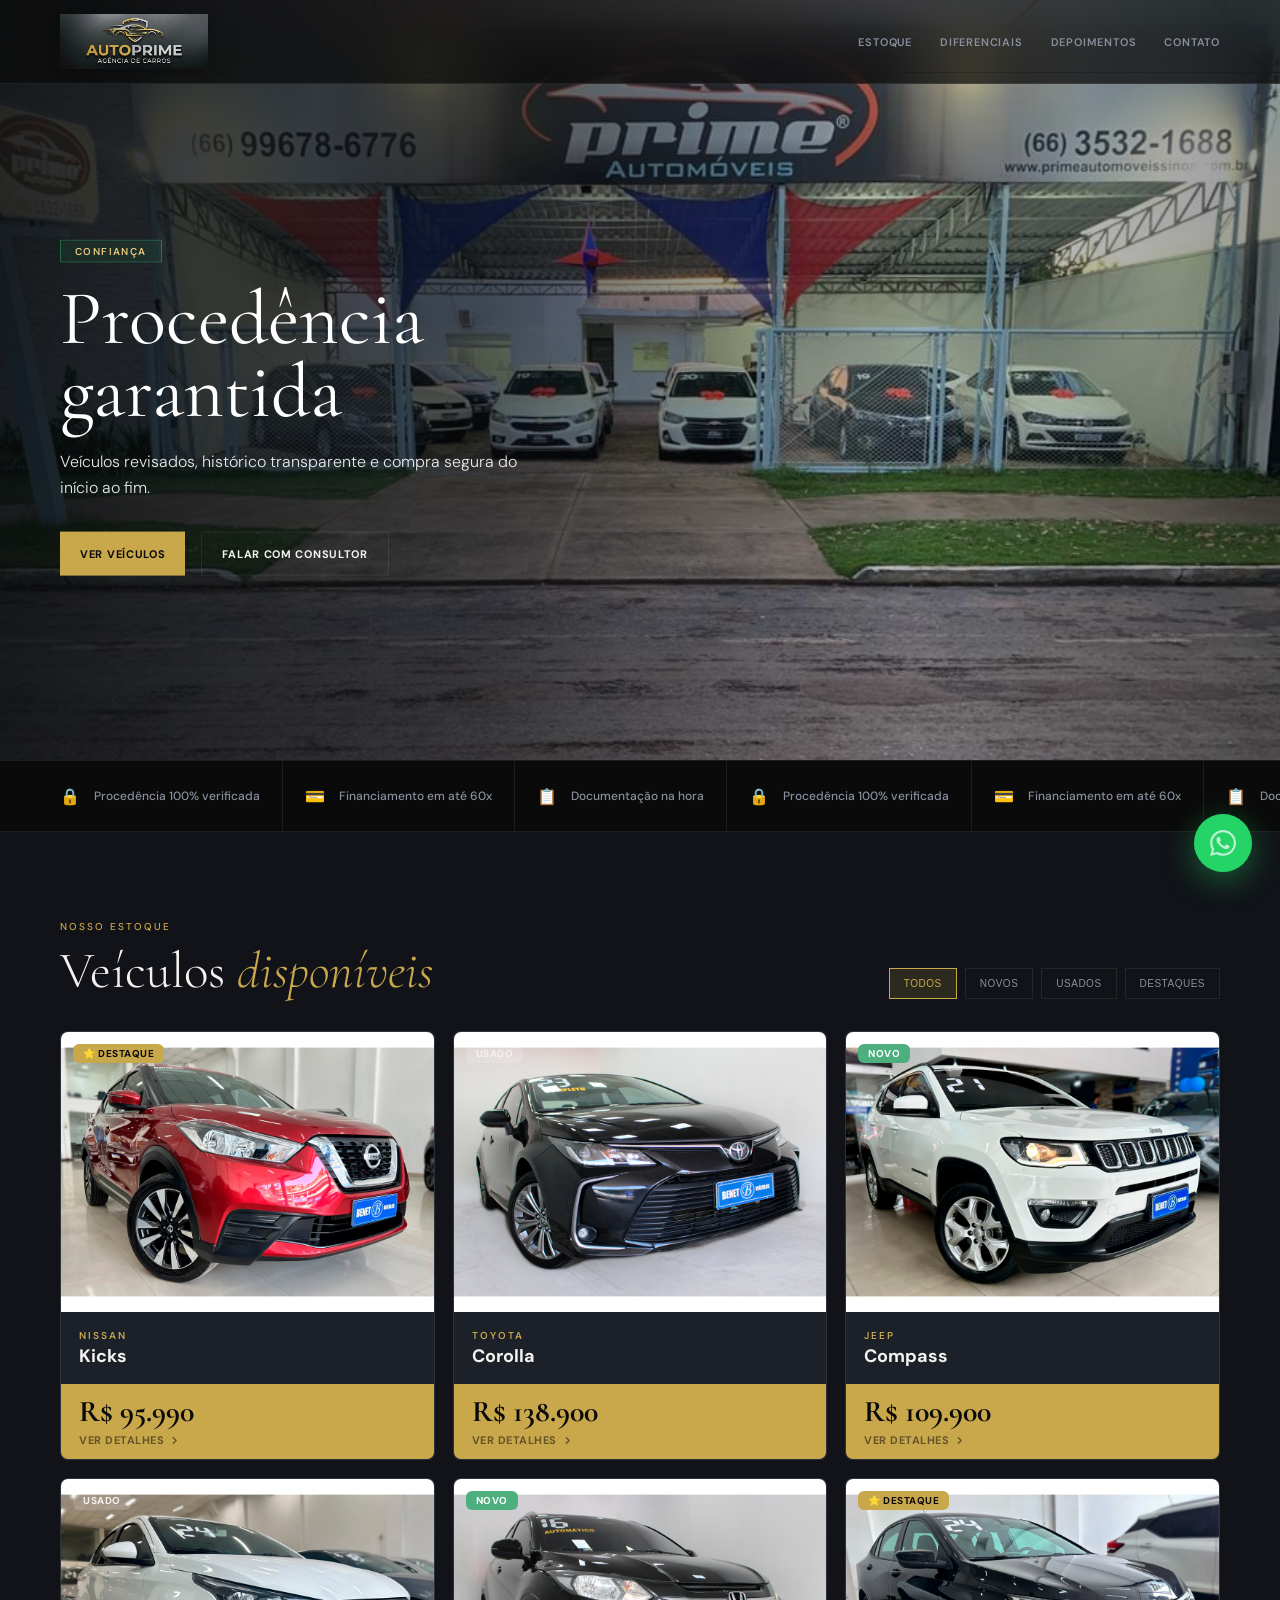
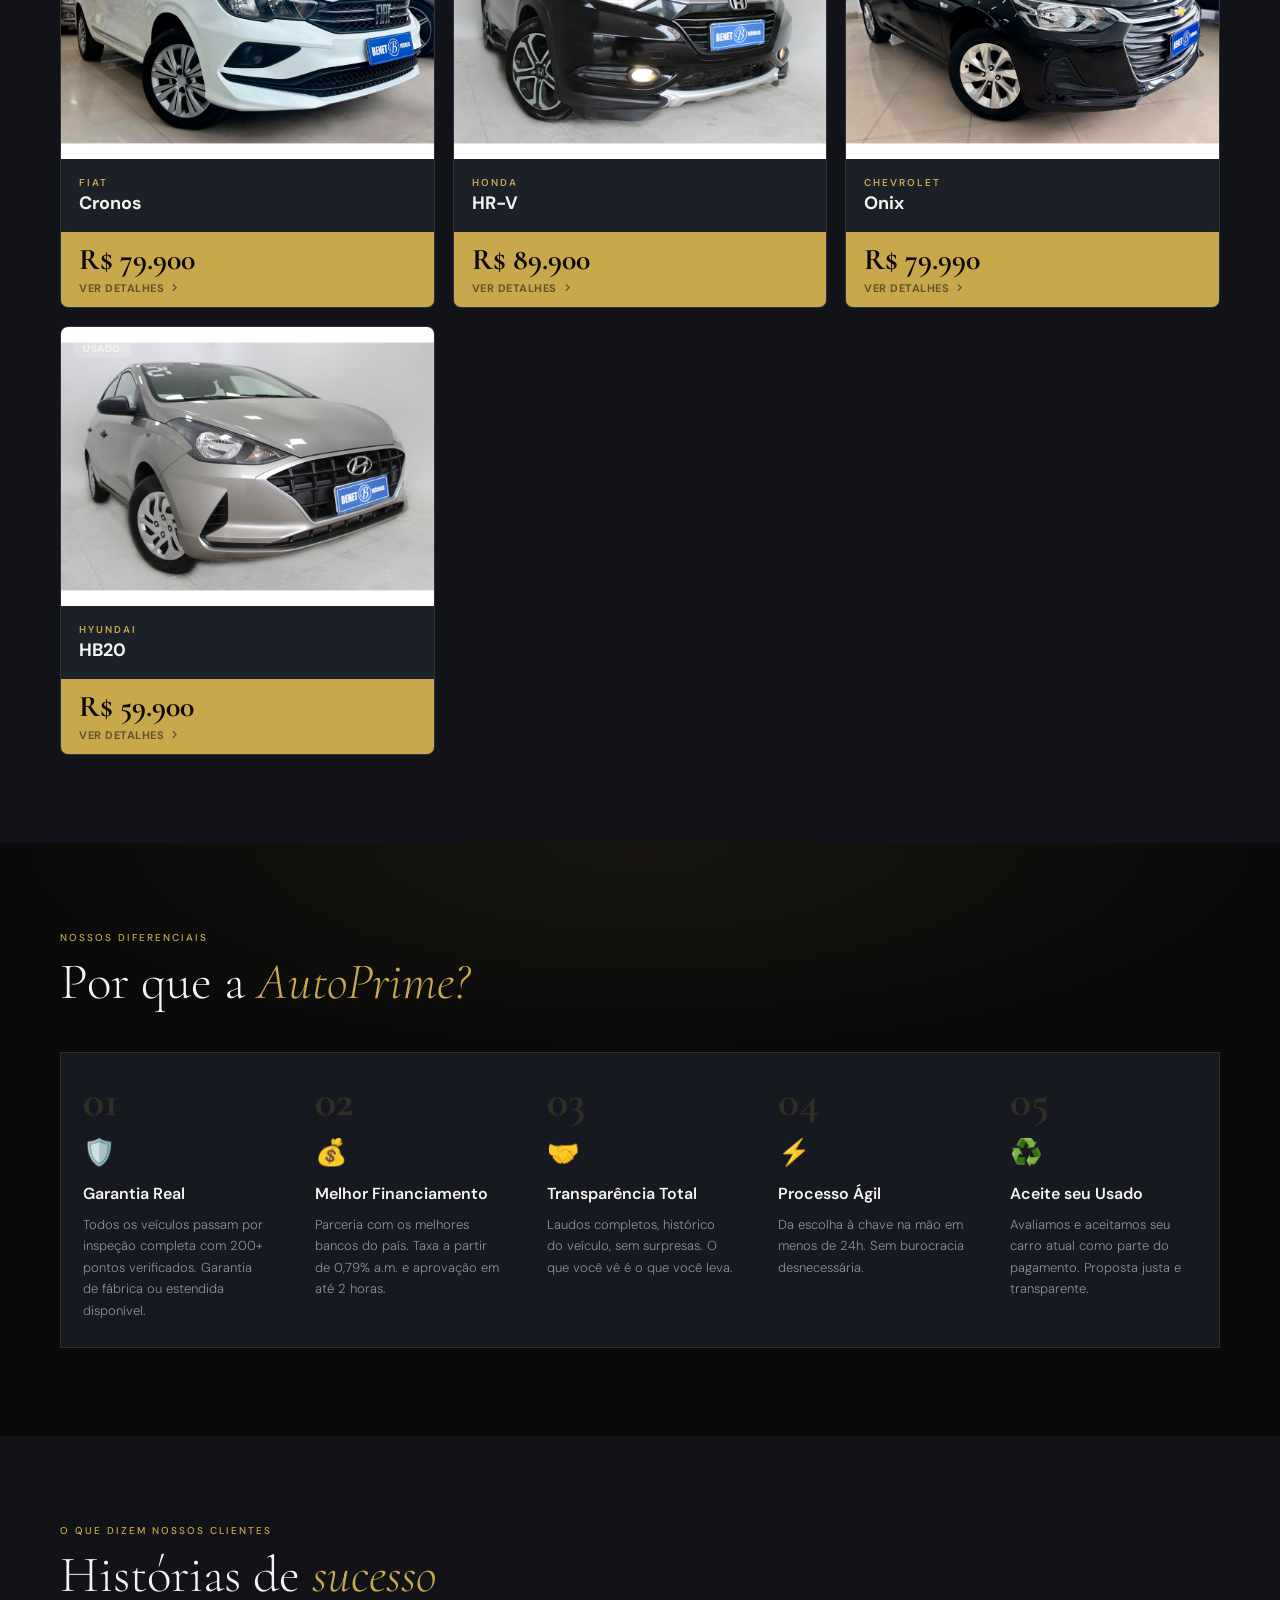
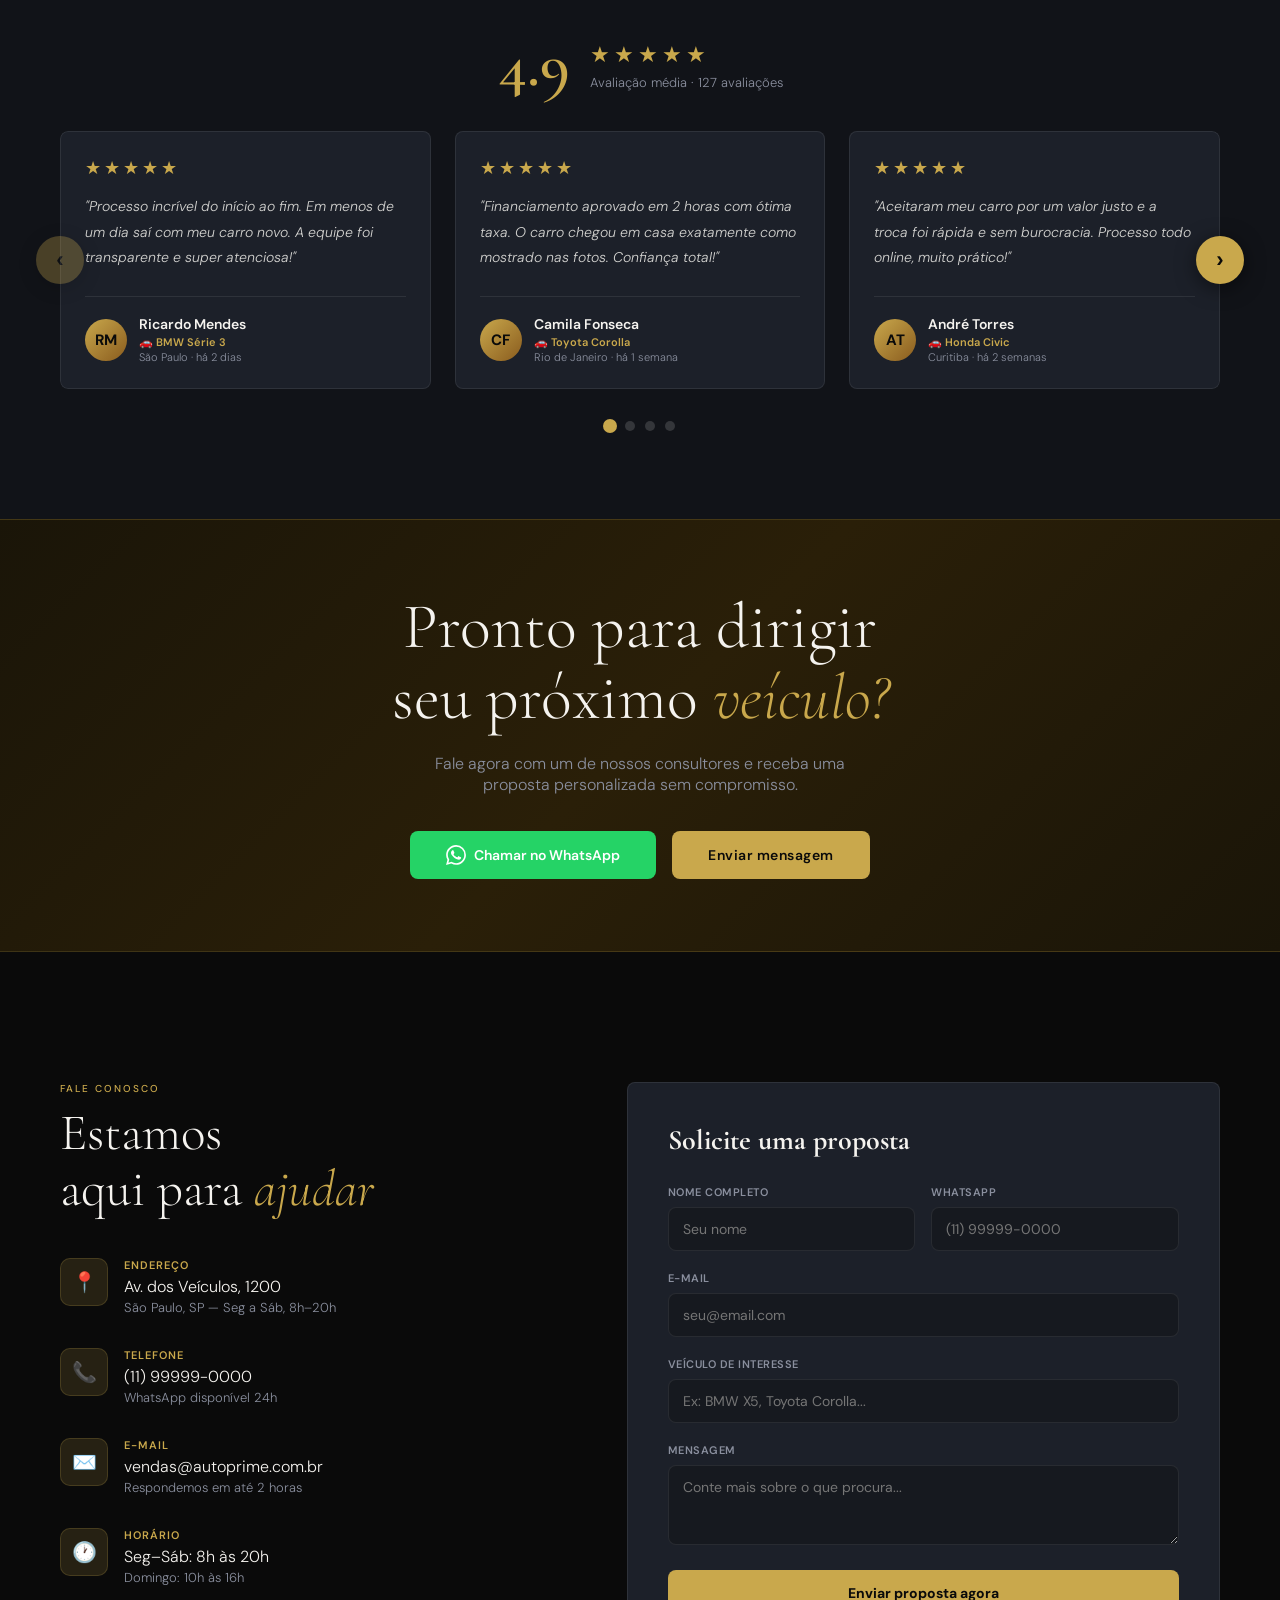
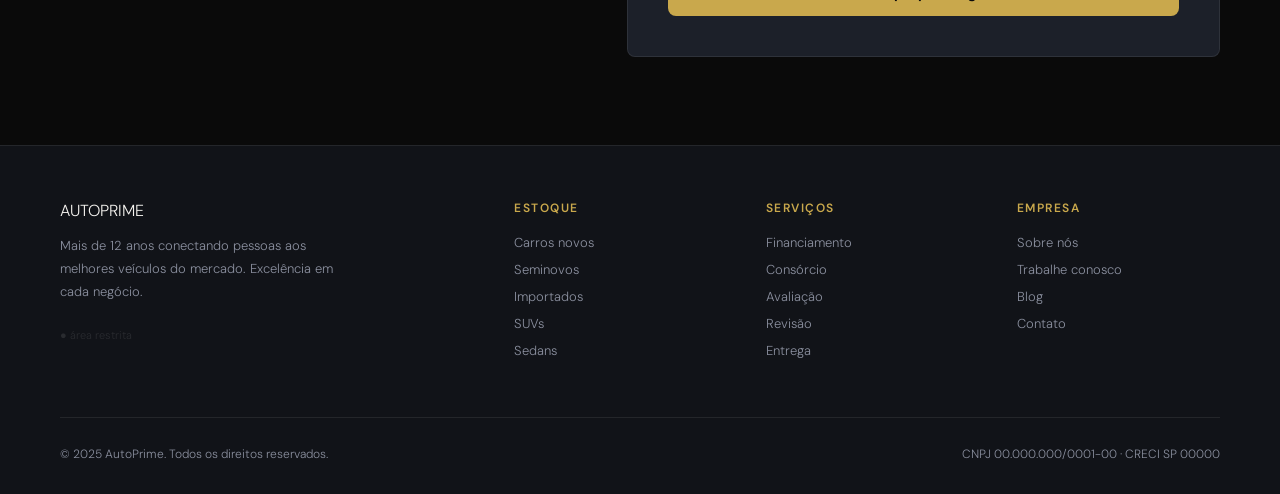
<file: agencia-de-carro/agenciaveiculos/index.html>
<!DOCTYPE html>

<html lang="pt-BR">
<head>
<meta charset="UTF-8">
<meta name="viewport" content="width=device-width, initial-scale=1.0">
<title>AutoPrime — Veículos de Excelência</title>
<link rel="icon" href="favicon.png" type="image/png">
<link href="https://fonts.googleapis.com/css2?family=Cormorant+Garamond:wght@300;400;600;700&family=DM+Sans:wght@300;400;500;600&display=swap" rel="stylesheet">
<link rel="stylesheet" href="style.css">
</head>
<body>
<div id="publicSite">

<header>
  <!-- Logo -->
      <a href="#home" class="logo" aria-label="NEXVG">
        <img src="images/logo.jpg" alt="NEXVG"
          onerror="this.style.display='none';this.nextElementSibling.style.display='flex';" />
        
      </a>
  <nav>
    <a href="#estoque">Estoque</a>
    <a href="#por-que-nos">Diferenciais</a>
    <a href="#depoimentos">Depoimentos</a>
    <a href="#contato">Contato</a>
  </nav>
  <button class="menu-toggle" id="menuToggle" onclick="toggleMenu()">
    <span></span><span></span><span></span>
  </button>
</header>

<div class="mobile-nav" id="mobileNav">
  <a href="#estoque" onclick="closeMenu()">Estoque</a>
  <a href="#por-que-nos" onclick="closeMenu()">Diferenciais</a>
  <a href="#depoimentos" onclick="closeMenu()">Depoimentos</a>
  <a href="#contato" onclick="closeMenu()">Contato</a>
  <button class="btn-mobile-wa" onclick="wa();closeMenu()">💬 Falar com vendedor</button>
</div>

<!-- BANNER IDENTIDADE -->

<section class="home" id="home">
    <div class="carousel">


  <div class="slidee activee">
    <img src="images/faixada.jpg" alt="reparo">
    <div class="overlay"></div>
    <div class="content">
      <span class="hero-badge">Confiança</span>
      <h1>Procedência garantida</h1>
      <p>Veículos revisados, histórico transparente e compra segura do início ao fim.</p>
      <div class="hero-actions"><button class="btn-primary" onclick="document.getElementById('estoque').scrollIntoView({behavior:'smooth'})">Ver veículos</button><button class="btn-outline" onclick="wa()">Falar com consultor</button></div>
    </div>
  </div>

  <div class="slidee">
    <img src="images/faixada2.jpg" alt="diagnostico">
    <div class="overlay"></div>
    <div class="content">
      <span class="hero-badge">Oportunidade</span>
      <h1>Qualidade indiscutível</h1>
      <p>Carros selecionados com ótimo custo-benefício e condições facilitadas.</p>
      <div class="hero-actions"><button class="btn-primary" onclick="document.getElementById('estoque').scrollIntoView({behavior:'smooth'})">Ver veículos</button><button class="btn-outline" onclick="wa()">Falar com consultor</button></div>
    </div>
  </div>

  <div class="slidee">
    <img src="images/faixada3.jpg" alt="Revisao">
    <div class="overlay"></div>
    <div class="content">
      <span class="hero-badge">Facilidade</span>
      <h1>Compre sem complicação</h1>
      <p>Financiamento rápido e suporte completo pra você sair dirigindo.</p>
      <div class="hero-actions"><button class="btn-primary" onclick="document.getElementById('estoque').scrollIntoView({behavior:'smooth'})">Ver veículos</button><button class="btn-outline" onclick="wa()">Falar com consultor</button></div>
    </div>
  </div>

  <div class="dotss">
    <span class="dott activ" data-index="0"></span>
    <span class="dott" data-index="1"></span>
    <span class="dott" data-index="2"></span>
  </div>

</div>


  </section>

<div class="trust-bar">
  <div class="trust-track">
    <div class="trust-item"><div class="trust-icon">🔒</div><span>Procedência 100% verificada</span></div>
    <div class="trust-item"><div class="trust-icon">💳</div><span>Financiamento em até 60x</span></div>
    <div class="trust-item"><div class="trust-icon">📋</div><span>Documentação na hora</span></div>
    <div class="trust-item"><div class="trust-icon">🔒</div><span>Procedência 100% verificada</span></div>
    <div class="trust-item"><div class="trust-icon">💳</div><span>Financiamento em até 60x</span></div>
    <div class="trust-item"><div class="trust-icon">📋</div><span>Documentação na hora</span></div>
  </div>
</div>

<section id="estoque">
  <div class="catalog-header">
    <div>
      <div class="section-label">Nosso Estoque</div>
      <h2 class="section-title">Veículos <em>disponíveis</em></h2>
    </div>
    <div class="filter-row">
      <button class="filter-btn active" onclick="doFilter('all',this)">Todos</button>
      <button class="filter-btn" onclick="doFilter('novo',this)">Novos</button>
      <button class="filter-btn" onclick="doFilter('usado',this)">Usados</button>
      <button class="filter-btn" onclick="doFilter('destaque',this)">Destaques</button>
    </div>
  </div>
  <div class="vehicles-grid" id="grid"></div>
</section>

<section id="por-que-nos">
  <div class="section-label">Nossos diferenciais</div>
  <h2 class="section-title">Por que a <em>AutoPrime?</em></h2>
  <div class="why-grid">
    <div class="why-card"><div class="why-num">01</div><div class="why-icon">🛡️</div><div class="why-title">Garantia Real</div><div class="why-desc">Todos os veículos passam por inspeção completa com 200+ pontos verificados. Garantia de fábrica ou estendida disponível.</div></div>
    <div class="why-card"><div class="why-num">02</div><div class="why-icon">💰</div><div class="why-title">Melhor Financiamento</div><div class="why-desc">Parceria com os melhores bancos do país. Taxa a partir de 0,79% a.m. e aprovação em até 2 horas.</div></div>
    <div class="why-card"><div class="why-num">03</div><div class="why-icon">🤝</div><div class="why-title">Transparência Total</div><div class="why-desc">Laudos completos, histórico do veículo, sem surpresas. O que você vê é o que você leva.</div></div>
    <div class="why-card"><div class="why-num">04</div><div class="why-icon">⚡</div><div class="why-title">Processo Ágil</div><div class="why-desc">Da escolha à chave na mão em menos de 24h. Sem burocracia desnecessária.</div></div>
    <div class="why-card"><div class="why-num">05</div><div class="why-icon">♻️</div><div class="why-title">Aceite seu Usado</div><div class="why-desc">Avaliamos e aceitamos seu carro atual como parte do pagamento. Proposta justa e transparente.</div></div>
  </div>
</section>

<section id="depoimentos">
  <div class="section-label">O que dizem nossos clientes</div>
  <h2 class="section-title">Histórias de <em>sucesso</em></h2>
  <div class="testi-summary">
    <div class="testi-avg-num">4.9</div>
    <div><div class="testi-avg-stars">★★★★★</div><div class="testi-avg-label">Avaliação média · 127 avaliações</div></div>
  </div>
  <div class="testi-outer">
    <button class="testi-side-btn prev" id="tPrev" onclick="tNav(-1)">‹</button>
    <div class="testi-viewport">
      <div class="testi-track" id="tTrack">
        <div class="testi-card"><div class="testi-stars">★★★★★</div><div class="testi-text">"Processo incrível do início ao fim. Em menos de um dia saí com meu carro novo. A equipe foi transparente e super atenciosa!"</div><div class="testi-author"><div class="testi-avatar">RM</div><div><div class="testi-name">Ricardo Mendes</div><div class="testi-car">🚗 BMW Série 3</div><div class="testi-date">São Paulo · há 2 dias</div></div></div></div>
        <div class="testi-card"><div class="testi-stars">★★★★★</div><div class="testi-text">"Financiamento aprovado em 2 horas com ótima taxa. O carro chegou em casa exatamente como mostrado nas fotos. Confiança total!"</div><div class="testi-author"><div class="testi-avatar">CF</div><div><div class="testi-name">Camila Fonseca</div><div class="testi-car">🚗 Toyota Corolla</div><div class="testi-date">Rio de Janeiro · há 1 semana</div></div></div></div>
        <div class="testi-card"><div class="testi-stars">★★★★★</div><div class="testi-text">"Aceitaram meu carro por um valor justo e a troca foi rápida e sem burocracia. Processo todo online, muito prático!"</div><div class="testi-author"><div class="testi-avatar">AT</div><div><div class="testi-name">André Torres</div><div class="testi-car">🚗 Honda Civic</div><div class="testi-date">Curitiba · há 2 semanas</div></div></div></div>
        <div class="testi-card"><div class="testi-stars">★★★★★</div><div class="testi-text">"Comprei meu Jeep Compass sem sair de casa. Tudo online, entrega na porta e documentação resolvida em tempo recorde!"</div><div class="testi-author"><div class="testi-avatar">JL</div><div><div class="testi-name">Julia Lima</div><div class="testi-car">🚗 Jeep Compass</div><div class="testi-date">Belo Horizonte · há 3 semanas</div></div></div></div>
        <div class="testi-card"><div class="testi-stars">★★★★★</div><div class="testi-text">"Atendimento impecável. Me ajudaram a escolher o carro certo pro meu perfil. O consultor foi honesto e não empurrou nada."</div><div class="testi-author"><div class="testi-avatar">MS</div><div><div class="testi-name">Marcos Silva</div><div class="testi-car">🚗 Volvo XC60</div><div class="testi-date">Porto Alegre · há 1 mês</div></div></div></div>
        <div class="testi-card"><div class="testi-stars">★★★★★</div><div class="testi-text">"Já é a segunda vez que compro aqui. Preço justo, carro sempre como anunciado e atendimento pós-venda excelente!"</div><div class="testi-author"><div class="testi-avatar">PR</div><div><div class="testi-name">Lethícia Rocha</div><div class="testi-car">🚗 Mercedes GLC</div><div class="testi-date">São Paulo · há 1 mês</div></div></div></div>
      </div>
    </div>
    <button class="testi-side-btn next" id="tNext" onclick="tNav(1)">›</button>
  </div>
  <div class="testi-dots" id="tDots"></div>
</section>

<div class="cta-strip">
  <h2>Pronto para dirigir<br>seu próximo <em>veículo?</em></h2>
  <p>Fale agora com um de nossos consultores e receba uma proposta personalizada sem compromisso.</p>
  <div class="cta-actions">
    <button class="btn-wa" onclick="wa()">
      <svg width="20" height="20" viewBox="0 0 24 24" fill="white"><path d="M17.472 14.382c-.297-.149-1.758-.867-2.03-.967-.273-.099-.471-.148-.67.15-.197.297-.767.966-.94 1.164-.173.199-.347.223-.644.075-.297-.15-1.255-.463-2.39-1.475-.883-.788-1.48-1.761-1.653-2.059-.173-.297-.018-.458.13-.606.134-.133.298-.347.446-.52.149-.174.198-.298.298-.497.099-.198.05-.371-.025-.52-.075-.149-.669-1.612-.916-2.207-.242-.579-.487-.5-.669-.51-.173-.008-.371-.01-.57-.01-.198 0-.52.074-.792.372-.272.297-1.04 1.016-1.04 2.479 0 1.462 1.065 2.875 1.213 3.074.149.198 2.096 3.2 5.077 4.487.709.306 1.262.489 1.694.625.712.227 1.36.195 1.871.118.571-.085 1.758-.719 2.006-1.413.248-.694.248-1.289.173-1.413-.074-.124-.272-.198-.57-.347m-5.421 7.403h-.004a9.87 9.87 0 01-5.031-1.378l-.361-.214-3.741.982.998-3.648-.235-.374a9.86 9.86 0 01-1.51-5.26c.001-5.45 4.436-9.884 9.888-9.884 2.64 0 5.122 1.03 6.988 2.898a9.825 9.825 0 012.893 6.994c-.003 5.45-4.437 9.884-9.885 9.884m8.413-18.297A11.815 11.815 0 0012.05 0C5.495 0 .16 5.335.157 11.892c0 2.096.547 4.142 1.588 5.945L.057 24l6.305-1.654a11.882 11.882 0 005.683 1.448h.005c6.554 0 11.89-5.335 11.893-11.893a11.821 11.821 0 00-3.48-8.413z"/></svg>
      Chamar no WhatsApp
    </button>
    <button class="btn-primary" onclick="document.getElementById('contato').scrollIntoView({behavior:'smooth'})">Enviar mensagem</button>
  </div>
</div>

<section id="contato">
  <div class="contact-grid">
    <div>
      <div class="section-label">Fale conosco</div>
      <h2 class="section-title">Estamos<br>aqui para <em>ajudar</em></h2>
      <div class="contact-info" style="margin-top:40px">
        <div class="contact-item"><div class="contact-icon">📍</div><div><div class="contact-label">Endereço</div><div class="contact-value">Av. dos Veículos, 1200</div><div class="contact-sub">São Paulo, SP — Seg a Sáb, 8h–20h</div></div></div>
        <div class="contact-item"><div class="contact-icon">📞</div><div><div class="contact-label">Telefone</div><div class="contact-value">(11) 99999-0000</div><div class="contact-sub">WhatsApp disponível 24h</div></div></div>
        <div class="contact-item"><div class="contact-icon">✉️</div><div><div class="contact-label">E-mail</div><div class="contact-value">vendas@autoprime.com.br</div><div class="contact-sub">Respondemos em até 2 horas</div></div></div>
        <div class="contact-item"><div class="contact-icon">🕐</div><div><div class="contact-label">Horário</div><div class="contact-value">Seg–Sáb: 8h às 20h</div><div class="contact-sub">Domingo: 10h às 16h</div></div></div>
      </div>
    </div>
    <div class="contact-form">
      <h3>Solicite uma proposta</h3>
      <div class="form-row">
        <div class="form-g"><label>Nome completo</label><input class="form-input" type="text" placeholder="Seu nome"></div>
        <div class="form-g"><label>WhatsApp</label><input class="form-input" type="tel" placeholder="(11) 99999-0000"></div>
      </div>
      <div class="form-g"><label>E-mail</label><input class="form-input" type="email" placeholder="seu@email.com"></div>
      <div class="form-g"><label>Veículo de interesse</label><input class="form-input" type="text" placeholder="Ex: BMW X5, Toyota Corolla..."></div>
      <div class="form-g"><label>Mensagem</label><textarea class="form-input" rows="3" placeholder="Conte mais sobre o que procura..." style="resize:vertical"></textarea></div>
      <button class="btn-submit" onclick="notify('Proposta enviada! Em breve entraremos em contato. ✓')">Enviar proposta agora</button>
    </div>
  </div>
</section>

<footer>
  <div class="footer-top">
    <div>
      <div id="footerLogo"><span class="logo-placeholder">AUTO<span>PRIME</span></span></div>
      <div class="footer-desc">Mais de 12 anos conectando pessoas aos melhores veículos do mercado. Excelência em cada negócio.</div>
      <div style="margin-top:20px"><span onclick="openLogin()" style="font-size:11px;color:rgba(255,255,255,.1);cursor:pointer;user-select:none;">● área restrita</span></div>
    </div>
    <div class="footer-col"><h4>Estoque</h4><a href="#">Carros novos</a><a href="#">Seminovos</a><a href="#">Importados</a><a href="#">SUVs</a><a href="#">Sedans</a></div>
    <div class="footer-col"><h4>Serviços</h4><a href="#">Financiamento</a><a href="#">Consórcio</a><a href="#">Avaliação</a><a href="#">Revisão</a><a href="#">Entrega</a></div>
    <div class="footer-col"><h4>Empresa</h4><a href="#">Sobre nós</a><a href="#">Trabalhe conosco</a><a href="#">Blog</a><a href="#">Contato</a></div>
  </div>
  <div class="footer-bottom">
    <span>© 2025 AutoPrime. Todos os direitos reservados.</span>
    <span>CNPJ 00.000.000/0001-00 · CRECI SP 00000</span>
  </div>
</footer>

<button class="float-wa" onclick="wa()">
  <div class="wa-ring"></div>
  <svg width="26" height="26" viewBox="0 0 24 24" fill="white"><path d="M17.472 14.382c-.297-.149-1.758-.867-2.03-.967-.273-.099-.471-.148-.67.15-.197.297-.767.966-.94 1.164-.173.199-.347.223-.644.075-.297-.15-1.255-.463-2.39-1.475-.883-.788-1.48-1.761-1.653-2.059-.173-.297-.018-.458.13-.606.134-.133.298-.347.446-.52.149-.174.198-.298.298-.497.099-.198.05-.371-.025-.52-.075-.149-.669-1.612-.916-2.207-.242-.579-.487-.5-.669-.51-.173-.008-.371-.01-.57-.01-.198 0-.52.074-.792.372-.272.297-1.04 1.016-1.04 2.479 0 1.462 1.065 2.875 1.213 3.074.149.198 2.096 3.2 5.077 4.487.709.306 1.262.489 1.694.625.712.227 1.36.195 1.871.118.571-.085 1.758-.719 2.006-1.413.248-.694.248-1.289.173-1.413-.074-.124-.272-.198-.57-.347m-5.421 7.403h-.004a9.87 9.87 0 01-5.031-1.378l-.361-.214-3.741.982.998-3.648-.235-.374a9.86 9.86 0 01-1.51-5.26c.001-5.45 4.436-9.884 9.888-9.884 2.64 0 5.122 1.03 6.988 2.898a9.825 9.825 0 012.893 6.994c-.003 5.45-4.437 9.884-9.885 9.884m8.413-18.297A11.815 11.815 0 0012.05 0C5.495 0 .16 5.335.157 11.892c0 2.096.547 4.142 1.588 5.945L.057 24l6.305-1.654a11.882 11.882 0 005.683 1.448h.005c6.554 0 11.89-5.335 11.893-11.893a11.821 11.821 0 00-3.48-8.413z"/></svg>
</button>

</div>

<!-- ADMIN -->

<div class="admin-page" id="adminPage">
  <div class="admin-header">
    <h1>Painel <em>AutoPrime</em></h1>
    <button class="btn-back" onclick="closeAdmin()">← Voltar ao site</button>
  </div>
  <div class="admin-body">

```
<div class="admin-section-title" style="margin-bottom:8px">Logo da <em>loja</em></div>
<p class="admin-sub">Aparece no cabeçalho e rodapé do site.</p>
<div class="admin-form" style="margin-bottom:40px;display:flex;align-items:center;gap:24px;flex-wrap:wrap;">
  <div id="logoPreviewWrap" style="width:160px;height:72px;background:var(--surface);border:1.5px solid var(--border);border-radius:10px;display:flex;align-items:center;justify-content:center;overflow:hidden;">
    <span style="font-size:12px;color:var(--muted)">Sem logo</span>
  </div>
  <div>
    <label style="display:inline-flex;align-items:center;gap:8px;background:var(--gold);color:var(--black);padding:11px 22px;border-radius:8px;font-size:13px;font-weight:700;cursor:pointer;">
      📷 Escolher logo
      <input type="file" accept="image/*" style="display:none" onchange="uploadLogo(this.files[0])">
    </label>
    <p style="font-size:12px;color:var(--muted);margin-top:10px;">PNG com fundo transparente. Altura recomendada: 80px.</p>
  </div>
</div>

<div class="admin-section-title" style="margin-bottom:8px">Fotos da <em>loja</em></div>
<p class="admin-sub">3 fotos que aparecem no banner do topo — mostre o espaço, equipe ou diferenciais.</p>
<div class="admin-form" style="margin-bottom:40px;">
  <div style="display:grid;grid-template-columns:repeat(3,1fr);gap:14px;">
    <div>
      <div style="font-size:11px;font-weight:700;text-transform:uppercase;letter-spacing:.5px;color:var(--muted);margin-bottom:8px;">Foto 1</div>
      <label style="display:block;aspect-ratio:16/9;border-radius:10px;overflow:hidden;border:2px dashed rgba(201,168,76,.3);background:var(--surface);cursor:pointer;">
        <div id="idPrev0" style="width:100%;height:100%;display:flex;align-items:center;justify-content:center;flex-direction:column;gap:6px;color:var(--muted);font-size:12px;"><span style="font-size:24px">📷</span><span>Escolher</span></div>
        <input type="file" accept="image/*" style="display:none" onchange="uploadIdentity(0,this.files[0])">
      </label>
    </div>
    <div>
      <div style="font-size:11px;font-weight:700;text-transform:uppercase;letter-spacing:.5px;color:var(--muted);margin-bottom:8px;">Foto 2</div>
      <label style="display:block;aspect-ratio:16/9;border-radius:10px;overflow:hidden;border:2px dashed rgba(201,168,76,.3);background:var(--surface);cursor:pointer;">
        <div id="idPrev1" style="width:100%;height:100%;display:flex;align-items:center;justify-content:center;flex-direction:column;gap:6px;color:var(--muted);font-size:12px;"><span style="font-size:24px">📷</span><span>Escolher</span></div>
        <input type="file" accept="image/*" style="display:none" onchange="uploadIdentity(1,this.files[0])">
      </label>
    </div>
    <div>
      <div style="font-size:11px;font-weight:700;text-transform:uppercase;letter-spacing:.5px;color:var(--muted);margin-bottom:8px;">Foto 3</div>
      <label style="display:block;aspect-ratio:16/9;border-radius:10px;overflow:hidden;border:2px dashed rgba(201,168,76,.3);background:var(--surface);cursor:pointer;">
        <div id="idPrev2" style="width:100%;height:100%;display:flex;align-items:center;justify-content:center;flex-direction:column;gap:6px;color:var(--muted);font-size:12px;"><span style="font-size:24px">📷</span><span>Escolher</span></div>
        <input type="file" accept="image/*" style="display:none" onchange="uploadIdentity(2,this.files[0])">
      </label>
    </div>
  </div>
  <p style="font-size:12px;color:var(--muted);margin-top:14px;">Resolução recomendada: 1600×900px.</p>
</div>

<div class="admin-section-title">Adicionar <em>veículo</em></div>
<p class="admin-sub">Preencha os dados e faça o upload das fotos. O veículo aparece imediatamente no site.</p>
<div class="admin-form">
  <div class="form-row">
    <div class="form-g"><label>Marca *</label><input class="form-input" id="a-brand" placeholder="Ex: BMW"></div>
    <div class="form-g"><label>Modelo *</label><input class="form-input" id="a-model" placeholder="Ex: X5"></div>
  </div>
  <div class="form-row">
    <div class="form-g"><label>Versão</label><input class="form-input" id="a-version" placeholder="Ex: xDrive40i Sport"></div>
    <div class="form-g"><label>Ano *</label><input class="form-input" id="a-year" type="number" placeholder="2024"></div>
  </div>
  <div class="form-row">
    <div class="form-g"><label>Quilometragem</label><input class="form-input" id="a-km" placeholder="Ex: 15.000"></div>
    <div class="form-g"><label>Preço (R$) *</label><input class="form-input" id="a-price" placeholder="Ex: 480000"></div>
  </div>
  <div class="form-row">
    <div class="form-g"><label>Câmbio</label><select class="form-select" id="a-cambio"><option>Automático</option><option>Manual</option><option>CVT</option><option>Automatizado</option></select></div>
    <div class="form-g"><label>Combustível</label><select class="form-select" id="a-fuel"><option>Flex</option><option>Gasolina</option><option>Diesel</option><option>Elétrico</option><option>Híbrido</option></select></div>
  </div>
  <div class="form-row">
    <div class="form-g"><label>Cor</label><input class="form-input" id="a-color" placeholder="Ex: Preto"></div>
    <div class="form-g"><label>Status</label><select class="form-select" id="a-status"><option value="usado">Usado</option><option value="novo">Novo</option><option value="destaque">⭐ Destaque</option></select></div>
  </div>
  <div class="form-g"><label>Descrição / Opcionais</label><textarea class="form-textarea" id="a-desc" placeholder="Descreva os opcionais, estado, diferenciais..."></textarea></div>
  <div class="form-g">
    <label>Fotos <span style="color:var(--muted);font-weight:400;text-transform:none;letter-spacing:0">(a 1ª foto será a capa)</span></label>
    <div class="up-zone" id="upZone" onclick="document.getElementById('aFile').click()" ondrop="dropF(event)" ondragover="dragOv(event)" ondragleave="dragLv()">
      <div class="up-ico">📷</div>
      <p><strong>Clique</strong> ou arraste as fotos aqui</p>
      <p style="font-size:11px;margin-top:4px">A 1ª imagem será a capa do card</p>
    </div>
    <input type="file" id="aFile" multiple accept="image/*" style="display:none" onchange="handleF(this.files)">
    <div class="img-prevs" id="aPrevs"></div>
  </div>
  <div class="admin-form-footer">
    <button class="btn-reset" onclick="resetForm()">Limpar</button>
    <button class="btn-save" onclick="saveVehicle()">Publicar veículo no site</button>
  </div>
</div>
<div class="admin-list-title">Veículos no estoque (<span id="adminCount">0</span>)</div>
<div class="admin-list" id="adminList"></div>
```

  </div>
</div>

<!-- DETAIL MODAL -->

<div class="modal-overlay" id="detailOverlay">
  <div class="detail-modal">
    <div class="gal-wrap">
      <button class="gal-close" onclick="closeDetail()">✕</button>
      <div id="galContent"></div>
      <button class="gal-nav prev" id="gPrev" onclick="galNav(-1)">‹</button>
      <button class="gal-nav next" id="gNext" onclick="galNav(1)">›</button>
      <div class="gal-counter" id="galCtr"></div>
    </div>
    <div class="gal-thumbs" id="galThumbs"></div>
    <div class="det-body" id="detBody"></div>
  </div>
</div>

<!-- LOGIN MODAL -->

<div class="modal-overlay" id="loginOverlay">
  <div class="login-modal">
    <div style="font-size:36px;margin-bottom:16px">🔑</div>
    <h2>Área <em style="font-style:italic;color:var(--gold)">restrita</em></h2>
    <p>Acesso exclusivo para administradores</p>
    <input class="login-input" type="password" id="loginPass" placeholder="Digite a senha" onkeydown="if(event.key==='Enter')doLogin()">
    <button class="btn-login" onclick="doLogin()">Entrar</button>
    <div class="login-error" id="loginErr">Senha incorreta.</div>
    <div style="margin-top:20px"><button onclick="closeLogin()" style="background:none;border:none;color:var(--muted);font-size:13px;cursor:pointer;">Cancelar</button></div>
  </div>
</div>

<div class="notif" id="notif"><div class="notif-dot"></div><span id="notif-txt"></span></div>


<script src="script.js"></script>
</body>
</html
</file>
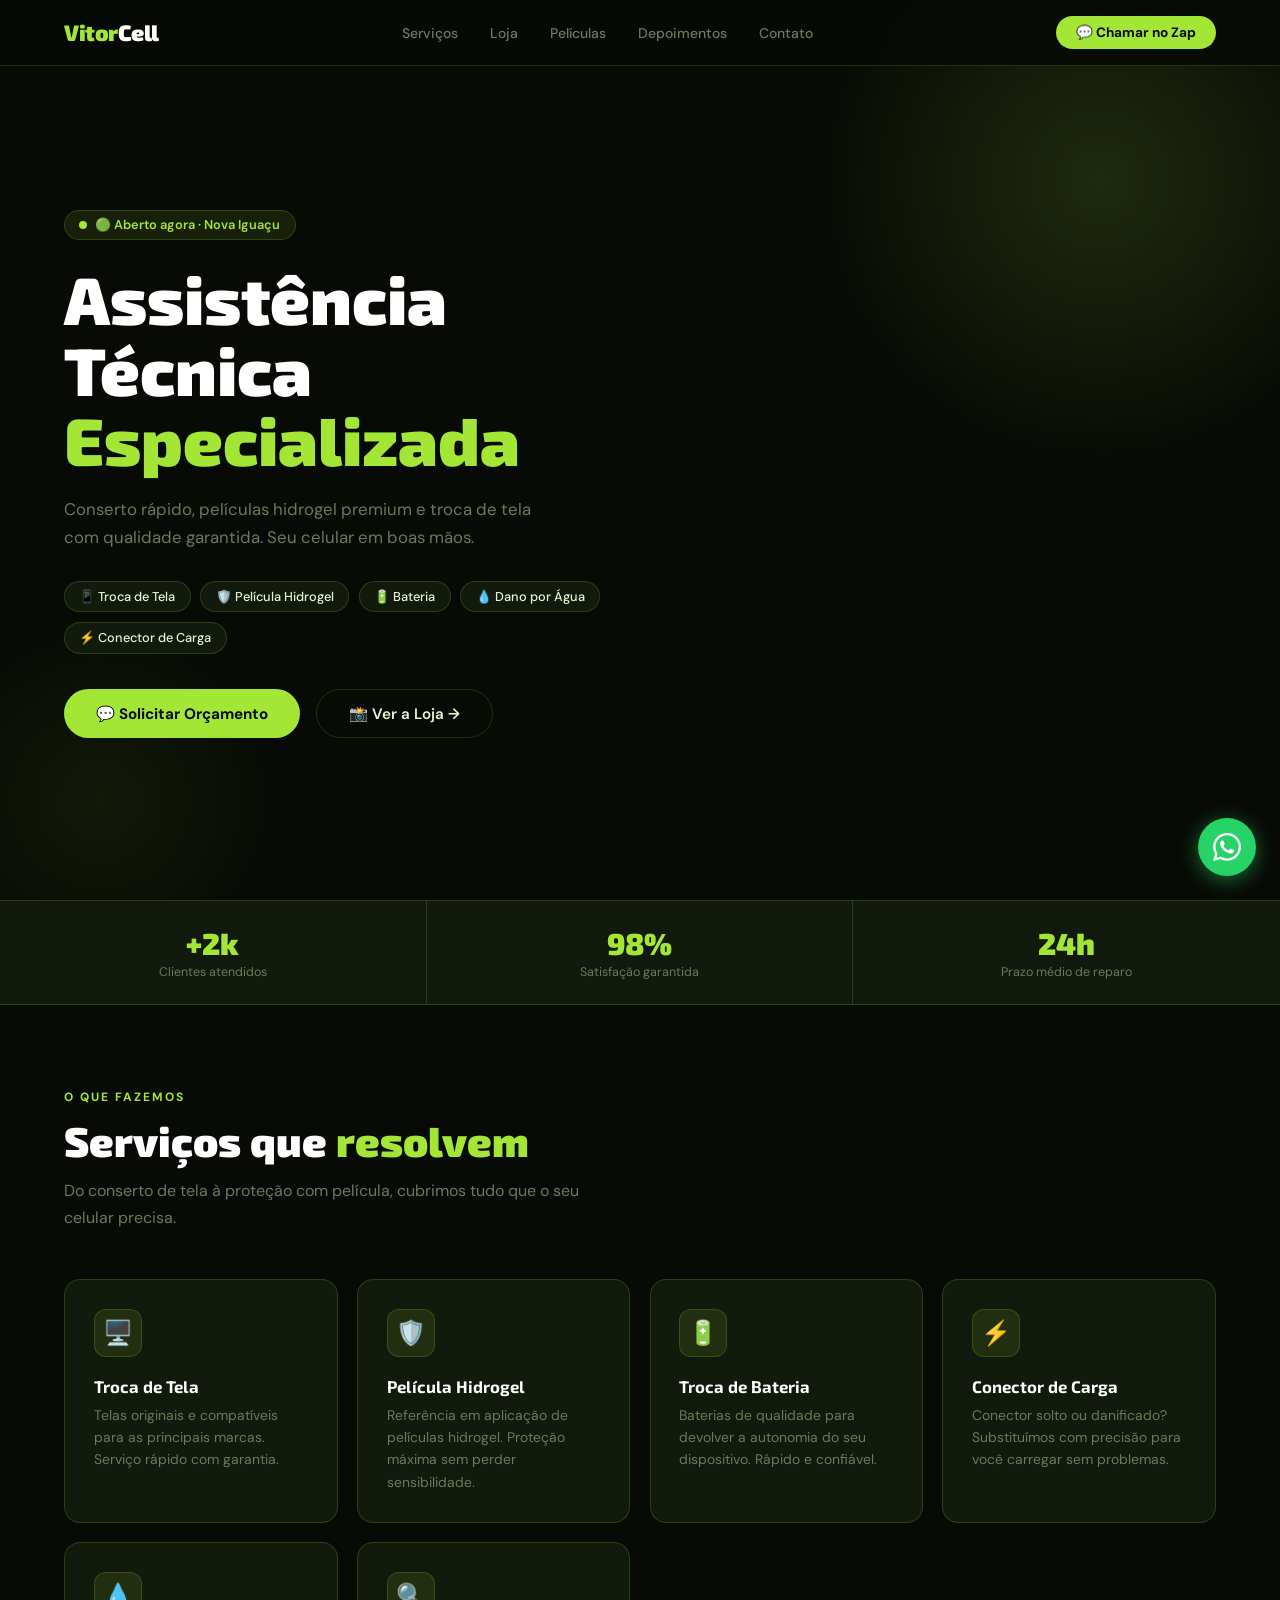
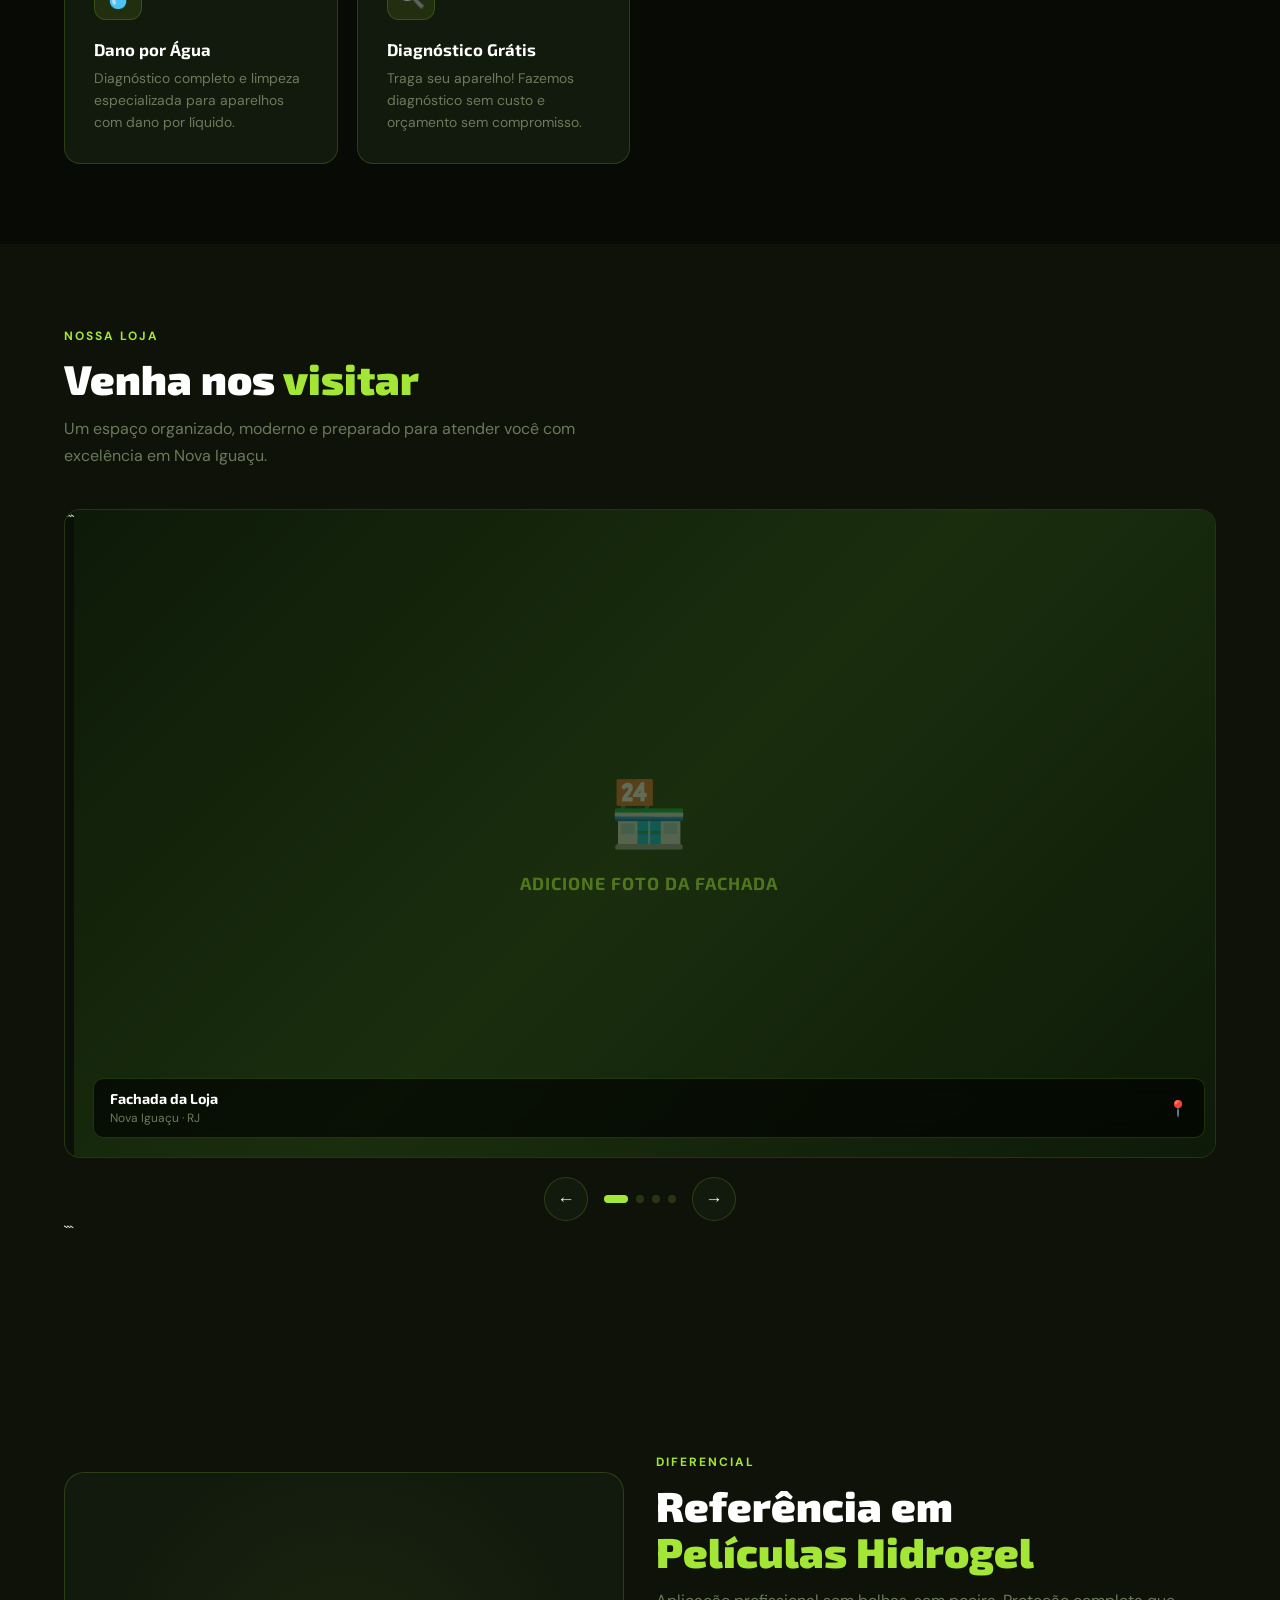
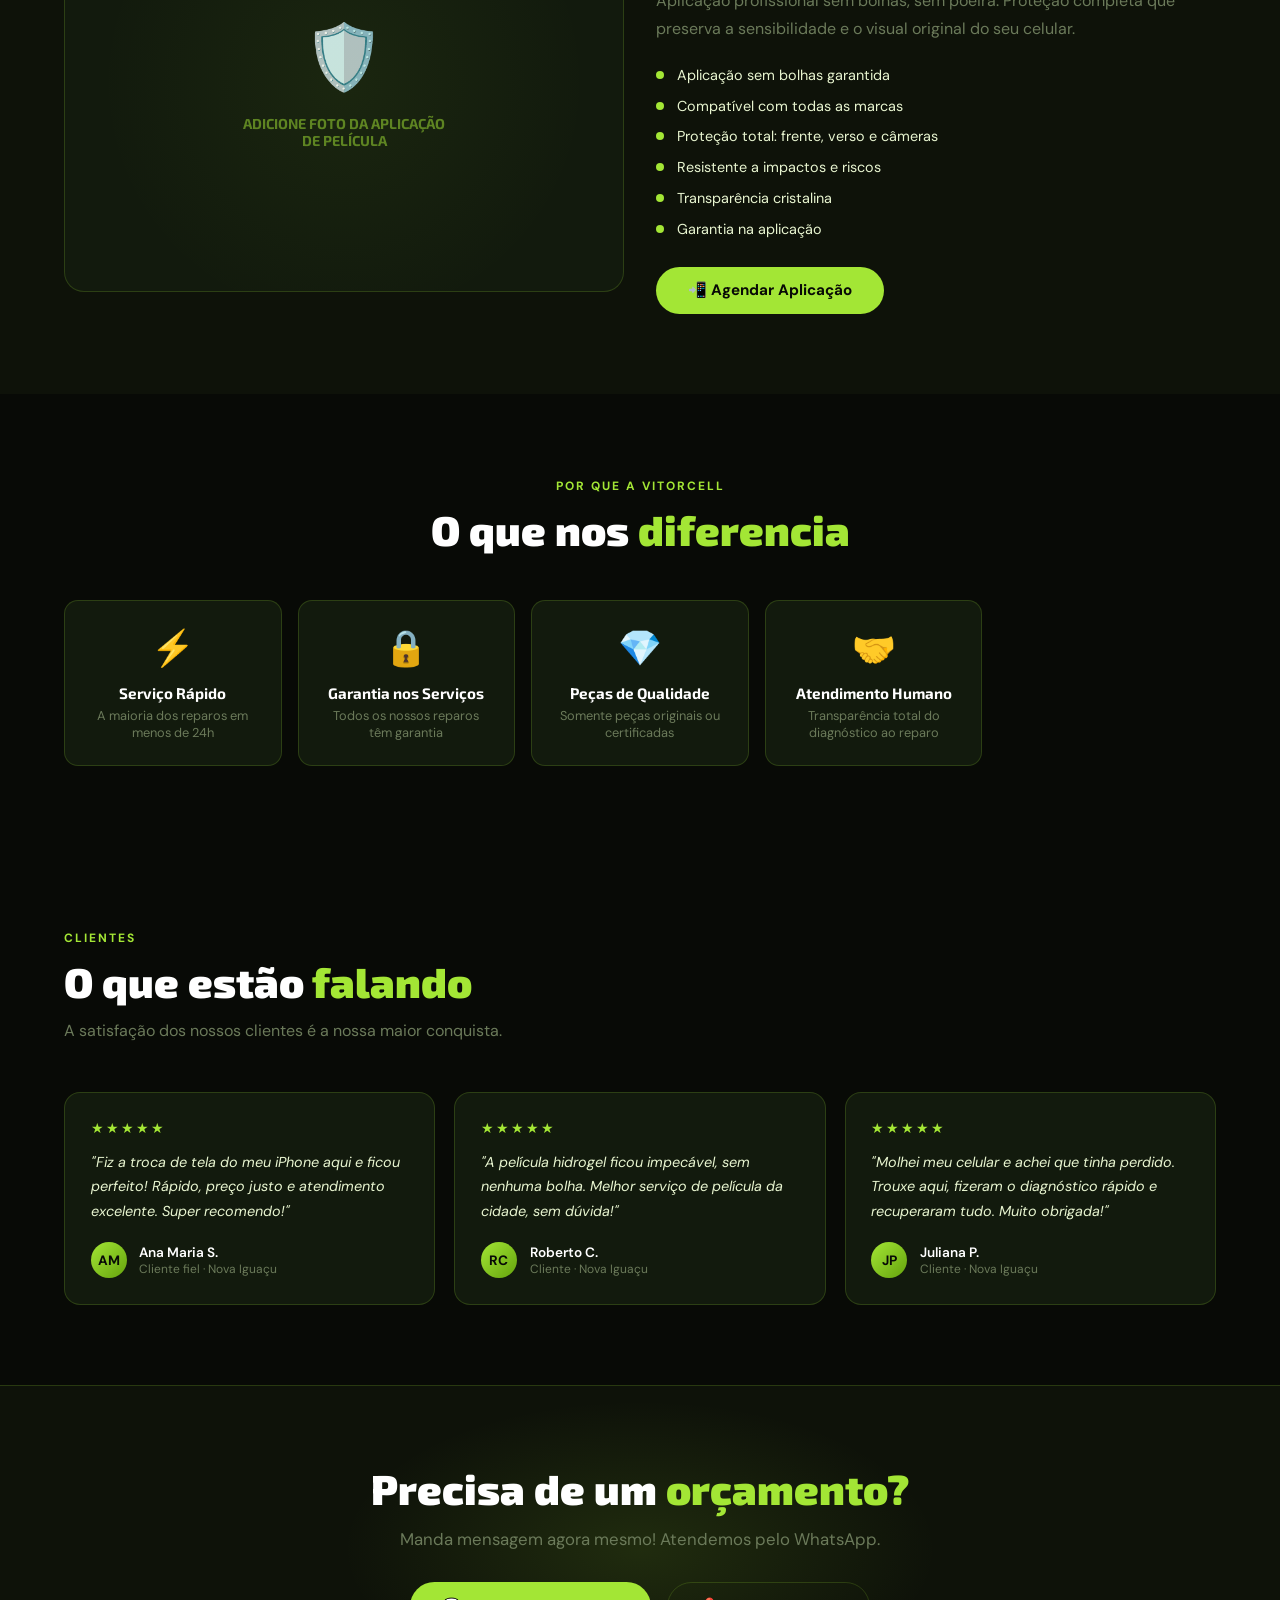
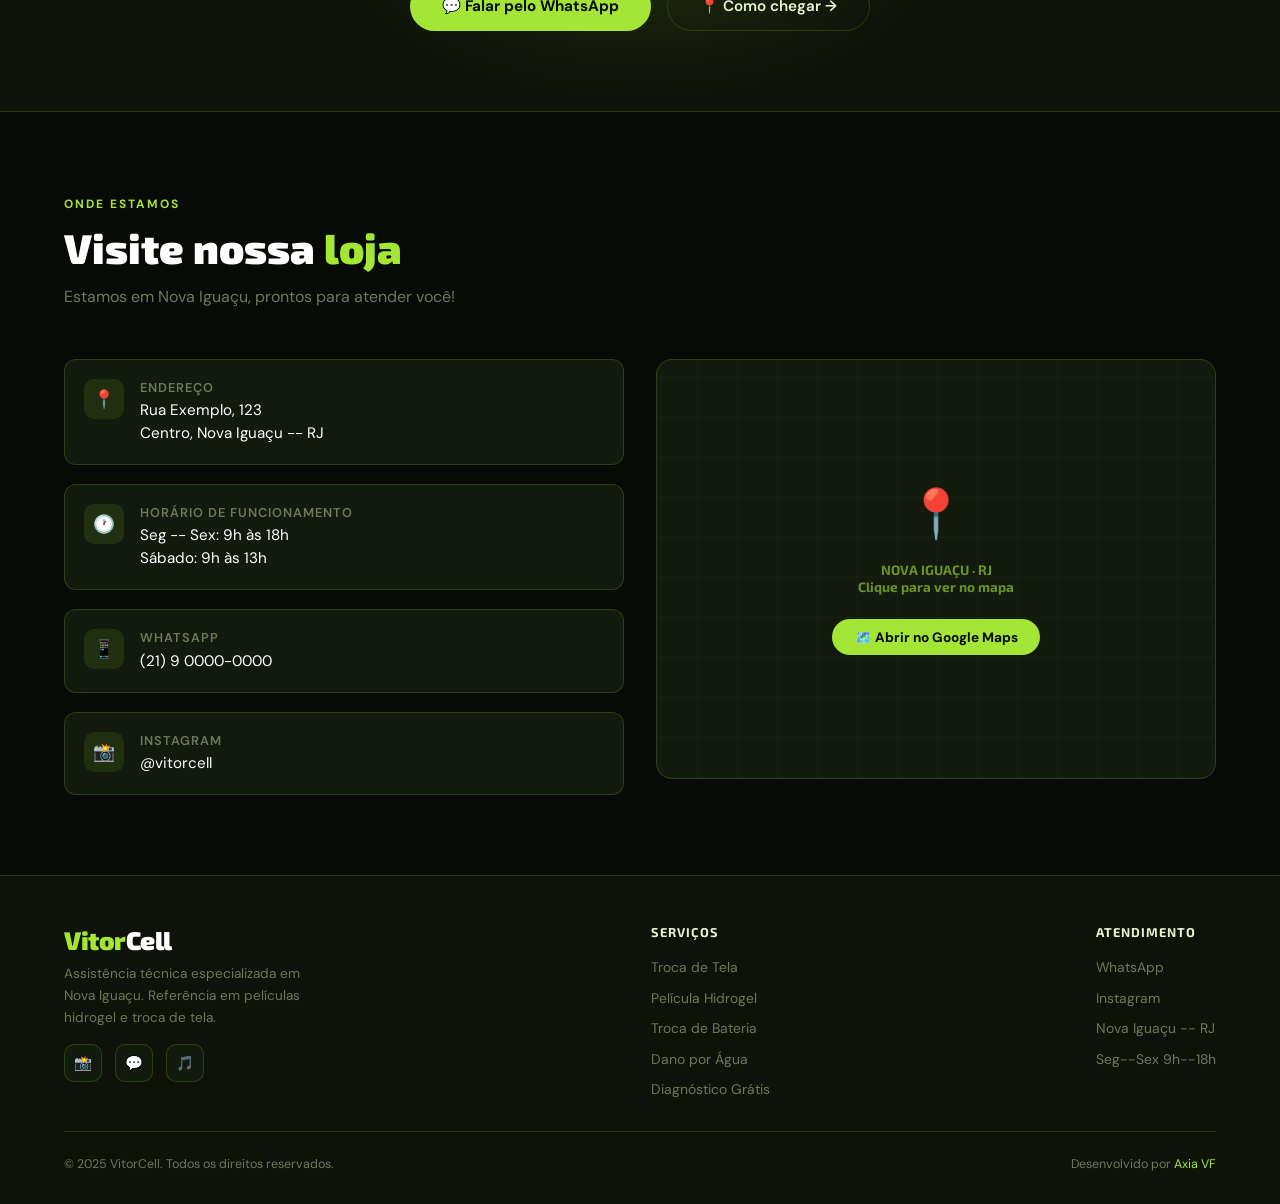
<file: assistencia-celular/vitorcell/index.html>
<!DOCTYPE html>

<html lang="pt-BR">
<head>
<meta charset="UTF-8">
<meta name="viewport" content="width=device-width, initial-scale=1.0">
<title>VitorCell -- Assistência Técnica Especializada</title>
<link rel="preconnect" href="https://fonts.googleapis.com">
<link href="https://fonts.googleapis.com/css2?family=Exo+2:wght@400;600;700;900&family=DM+Sans:wght@300;400;500&display=swap" rel="stylesheet">
<style>
  *, *::before, *::after { box-sizing: border-box; margin: 0; padding: 0; }

:root {
--green: #a3e635;
--green-dark: #65a30d;
--green-glow: rgba(163,230,53,0.35);
--black: #080a06;
--dark: #0e1209;
--card: #121a0d;
--border: rgba(163,230,53,0.18);
--text: #e8f5d0;
--muted: #6b7a5a;
--white: #ffffff;
}

html { scroll-behavior: smooth; }

body {
font-family: "DM Sans", sans-serif;
background: var(--black);
color: var(--text);
overflow-x: hidden;
}

/* ── NOISE OVERLAY ── */
body::before {
content: "";
position: fixed; inset: 0;
}
/* ── NAV ── */
nav {
position: fixed; top: 0; width: 100%; z-index: 100;
display: flex; align-items: center; justify-content: space-between;
padding: 1rem 5%;
background: rgba(8,10,6,0.85);
backdrop-filter: blur(14px);
border-bottom: 1px solid var(--border);
}

.nav-logo {
font-family: "Exo 2", sans-serif;
font-weight: 900; font-size: 1.4rem;
color: var(--green);
letter-spacing: -0.5px;
}
.nav-logo span { color: var(--white); }

.nav-links { display: flex; gap: 2rem; list-style: none; }
.nav-links a {
color: var(--muted); font-size: .875rem; font-weight: 500;
text-decoration: none; transition: color .2s;
}
.nav-links a:hover { color: var(--green); }

.nav-cta {
background: var(--green); color: var(--black);
padding: .5rem 1.25rem; border-radius: 99px;
font-weight: 700; font-size: .85rem;
text-decoration: none; transition: box-shadow .2s, transform .2s;
white-space: nowrap;
}
.nav-cta:hover { box-shadow: 0 0 20px var(--green-glow); transform: translateY(-1px); }

.hamburger {
display: none; flex-direction: column; gap: 5px;
cursor: pointer; padding: 4px;
}
.hamburger span {
display: block; width: 24px; height: 2px;
background: var(--green); border-radius: 2px;
transition: transform .3s, opacity .3s;
}

/* mobile menu */
.mobile-menu {
display: none; position: fixed; top: 64px; left: 0; width: 100%; z-index: 99;
background: rgba(8,10,6,0.97); padding: 1.5rem 5%;
border-bottom: 1px solid var(--border);
flex-direction: column; gap: 1.2rem;
}
.mobile-menu.open { display: flex; }
.mobile-menu a {
color: var(--text); font-size: 1rem; font-weight: 500;
text-decoration: none; padding: .5rem 0;
border-bottom: 1px solid var(--border);
}

/* ── HERO ── */
.hero {
min-height: 100svh;
display: flex; align-items: center;
padding: 7rem 5% 4rem;
position: relative; overflow: hidden;
}

.hero-glow {
position: absolute; top: -120px; right: -120px;
width: 600px; height: 600px;
background: radial-gradient(circle, rgba(163,230,53,0.15) 0%, transparent 70%);
pointer-events: none;
}
.hero-glow2 {
position: absolute; bottom: -100px; left: -100px;
width: 400px; height: 400px;
background: radial-gradient(circle, rgba(163,230,53,0.07) 0%, transparent 70%);
pointer-events: none;
}

.hero-content { position: relative; z-index: 1; max-width: 640px; }

.hero-badge {
display: inline-flex; align-items: center; gap: .5rem;
background: rgba(163,230,53,0.1); border: 1px solid var(--border);
border-radius: 99px; padding: .35rem .9rem;
font-size: .8rem; color: var(--green); font-weight: 600;
margin-bottom: 1.5rem;
animation: fadeUp .6s ease both;
}
.hero-badge::before {
content: ""; width: 8px; height: 8px;
background: var(--green); border-radius: 50%;
animation: pulse 2s infinite;
}

@keyframes pulse {
0%,100% { opacity: 1; transform: scale(1); }
50% { opacity: .5; transform: scale(.8); }
}

h1 {
font-family: "Exo 2", sans-serif;
font-size: clamp(2.4rem, 6vw, 4.2rem);
font-weight: 900; line-height: 1.05;
color: var(--white);
animation: fadeUp .7s .1s ease both;
}
h1 em { color: var(--green); font-style: normal; }

.hero-sub {
margin-top: 1.2rem; font-size: 1.05rem;
color: var(--muted); line-height: 1.7;
max-width: 480px;
animation: fadeUp .7s .2s ease both;
}

.hero-pills {
display: flex; flex-wrap: wrap; gap: .6rem;
margin-top: 1.8rem;
animation: fadeUp .7s .3s ease both;
}
.pill {
background: var(--card); border: 1px solid var(--border);
border-radius: 99px; padding: .4rem .9rem;
font-size: .8rem; color: var(--text); font-weight: 500;
}

.hero-btns {
display: flex; flex-wrap: wrap; gap: 1rem;
margin-top: 2.2rem;
animation: fadeUp .7s .4s ease both;
}
.btn-primary {
display: inline-flex; align-items: center; gap: .5rem;
background: var(--green); color: var(--black);
padding: .85rem 2rem; border-radius: 99px;
font-weight: 700; font-size: .95rem;
text-decoration: none; transition: box-shadow .2s, transform .2s;
}
.btn-primary:hover { box-shadow: 0 0 30px var(--green-glow); transform: translateY(-2px); }
.btn-secondary {
display: inline-flex; align-items: center; gap: .5rem;
border: 1px solid var(--border); color: var(--text);
padding: .85rem 2rem; border-radius: 99px;
font-weight: 600; font-size: .95rem;
text-decoration: none; transition: border-color .2s, color .2s;
}
.btn-secondary:hover { border-color: var(--green); color: var(--green); }

@keyframes fadeUp {
from { opacity: 0; transform: translateY(24px); }
to { opacity: 1; transform: translateY(0); }
}

/* ── STATS BAR ── */
.stats-bar {
display: grid; grid-template-columns: repeat(3, 1fr);
border-top: 1px solid var(--border);
border-bottom: 1px solid var(--border);
background: var(--card);
position: relative; z-index: 1;
}
.stat-item {
padding: 1.5rem 2rem;
text-align: center;
border-right: 1px solid var(--border);
}
.stat-item:last-child { border-right: none; }
.stat-num {
font-family: "Exo 2", sans-serif;
font-size: 1.9rem; font-weight: 900;
color: var(--green);
}
.stat-label { font-size: .78rem; color: var(--muted); margin-top: .2rem; }

/* ── SECTIONS SHARED ── */
section { padding: 5rem 5%; position: relative; }
.section-tag {
display: inline-block;
font-size: .75rem; font-weight: 700;
color: var(--green); letter-spacing: 2px;
text-transform: uppercase; margin-bottom: .8rem;
}
h2 {
font-family: "Exo 2", sans-serif;
font-size: clamp(1.6rem, 4vw, 2.6rem);
font-weight: 900; color: var(--white);
line-height: 1.1;
}
h2 em { color: var(--green); font-style: normal; }
.section-sub {
color: var(--muted); margin-top: .8rem;
max-width: 520px; line-height: 1.7;
}

/* ── SERVICES ── */
.services-grid {
display: grid;
grid-template-columns: repeat(auto-fill, minmax(260px, 1fr));
gap: 1.2rem; margin-top: 3rem;
}
.service-card {
background: var(--card);
border: 1px solid var(--border);
border-radius: 16px; padding: 1.8rem;
transition: border-color .2s, transform .2s, box-shadow .2s;
position: relative; overflow: hidden;
}
.service-card::before {
content: "";
position: absolute; top: 0; left: 0; right: 0; height: 2px;
background: linear-gradient(90deg, transparent, var(--green), transparent);
opacity: 0; transition: opacity .3s;
}
.service-card:hover { border-color: var(--green); transform: translateY(-4px); box-shadow: 0 12px 40px rgba(0,0,0,.4); }
.service-card:hover::before { opacity: 1; }

.svc-icon {
width: 48px; height: 48px;
background: rgba(163,230,53,0.1);
border-radius: 12px; display: flex; align-items: center; justify-content: center;
font-size: 1.5rem; margin-bottom: 1.2rem;
border: 1px solid var(--border);
}
.svc-title {
font-family: "Exo 2", sans-serif;
font-size: 1.05rem; font-weight: 700;
color: var(--white); margin-bottom: .5rem;
}
.svc-desc { font-size: .87rem; color: var(--muted); line-height: 1.6; }

/* ── CAROUSEL ── */
.carousel-section { background: var(--dark); }
.carousel-wrap { margin-top: 2.5rem; position: relative; }

.carousel-track-outer {
overflow: hidden; border-radius: 16px;
border: 1px solid var(--border);
background: #0a0f07;
}
.carousel-track {
display: flex; transition: transform .45s cubic-bezier(.4,0,.2,1);
}
.carousel-slide {
min-width: 100%; aspect-ratio: 16/9;
display: flex; align-items: center; justify-content: center;
position: relative; overflow: hidden;
}

/* Placeholder slides with gradient patterns */
.carousel-slide .slide-bg {
position: absolute; inset: 0;
display: flex; align-items: center; justify-content: center;
flex-direction: column; gap: 1rem;
}
.slide-1 .slide-bg { background: linear-gradient(135deg, #0d1a08 0%, #1a2e0e 50%, #0d1a08 100%); }
.slide-2 .slide-bg { background: linear-gradient(135deg, #0a1206 0%, #162209 50%, #0a1206 100%); }
.slide-3 .slide-bg { background: linear-gradient(135deg, #111e08 0%, #1d300d 50%, #111e08 100%); }
.slide-4 .slide-bg { background: linear-gradient(135deg, #0c1507 0%, #182508 50%, #0c1507 100%); }

.slide-placeholder-icon { font-size: 4rem; opacity: .3; }
.slide-placeholder-text {
font-family: "Exo 2", sans-serif;
font-size: 1.1rem; font-weight: 700;
color: var(--green); opacity: .4;
text-align: center; letter-spacing: 1px;
}
.slide-label {
position: absolute; bottom: 1.2rem; left: 1.2rem; right: 1.2rem;
background: rgba(0,0,0,.65); backdrop-filter: blur(8px);
border: 1px solid var(--border); border-radius: 10px;
padding: .7rem 1rem;
display: flex; align-items: center; justify-content: space-between;
}
.slide-label-title {
font-family: "Exo 2", sans-serif;
font-size: .9rem; font-weight: 700; color: var(--white);
}
.slide-label-sub { font-size: .75rem; color: var(--muted); margin-top: .15rem; }

.carousel-controls {
display: flex; align-items: center; justify-content: center;
gap: 1rem; margin-top: 1.2rem;
}
.carousel-btn {
width: 44px; height: 44px; border-radius: 50%;
background: var(--card); border: 1px solid var(--border);
color: var(--text); font-size: 1.1rem;
cursor: pointer; transition: background .2s, border-color .2s;
display: flex; align-items: center; justify-content: center;
}
.carousel-btn:hover { background: var(--green); color: var(--black); border-color: var(--green); }

.carousel-dots { display: flex; gap: .5rem; }
.dot {
width: 8px; height: 8px; border-radius: 99px;
background: var(--border); cursor: pointer;
transition: background .2s, width .3s;
}
.dot.active { background: var(--green); width: 24px; }

/* ── HIGHLIGHTS / DIFERENCIAIS ── */
.highlights { background: var(--black); }
.highlights-grid {
display: grid;
grid-template-columns: repeat(auto-fill, minmax(200px, 1fr));
gap: 1rem; margin-top: 3rem;
}
.hl-card {
background: var(--card); border: 1px solid var(--border);
border-radius: 14px; padding: 1.5rem;
text-align: center;
transition: border-color .2s, transform .2s;
}
.hl-card:hover { border-color: var(--green); transform: translateY(-3px); }
.hl-icon { font-size: 2.2rem; margin-bottom: .8rem; }
.hl-title {
font-family: "Exo 2", sans-serif;
font-size: .95rem; font-weight: 700; color: var(--white);
}
.hl-sub { font-size: .8rem; color: var(--muted); margin-top: .3rem; }

/* ── PELICULAS SECTION ── */
.pelicula-section { background: var(--dark); }
.pelicula-grid {
display: grid;
grid-template-columns: 1fr 1fr;
gap: 2rem; margin-top: 3rem; align-items: center;
}
.pelicula-visual {
background: var(--card); border: 1px solid var(--border);
border-radius: 20px; aspect-ratio: 4/3;
display: flex; align-items: center; justify-content: center;
flex-direction: column; gap: 1rem;
position: relative; overflow: hidden;
}
.pelicula-visual::after {
content: "";
position: absolute; inset: 0;
background: radial-gradient(circle at center, rgba(163,230,53,0.06), transparent 70%);
}
.pv-icon { font-size: 4rem; }
.pv-text {
font-family: "Exo 2", sans-serif;
font-size: .9rem; font-weight: 700; color: var(--green);
opacity: .5; text-align: center;
}

.pelicula-list { list-style: none; display: flex; flex-direction: column; gap: .8rem; margin-top: 1.5rem; }
.pelicula-list li {
display: flex; align-items: center; gap: .8rem;
font-size: .9rem; color: var(--text);
}
.pelicula-list li::before {
content: ""; width: 8px; height: 8px; border-radius: 50%;
background: var(--green); flex-shrink: 0;
}

/* ── TESTIMONIALS ── */
.testimonials { background: var(--black); }
.testi-grid {
display: grid;
grid-template-columns: repeat(auto-fill, minmax(280px, 1fr));
gap: 1.2rem; margin-top: 3rem;
}
.testi-card {
background: var(--card); border: 1px solid var(--border);
border-radius: 16px; padding: 1.6rem;
transition: border-color .2s;
}
.testi-card:hover { border-color: var(--green); }
.testi-stars { color: var(--green); font-size: .9rem; letter-spacing: 2px; margin-bottom: .8rem; }
.testi-text { font-size: .9rem; color: var(--text); line-height: 1.7; font-style: italic; }
.testi-author {
display: flex; align-items: center; gap: .8rem;
margin-top: 1.2rem;
}
.testi-avatar {
width: 36px; height: 36px; border-radius: 50%;
background: linear-gradient(135deg, var(--green), var(--green-dark));
display: flex; align-items: center; justify-content: center;
font-weight: 700; font-size: .85rem; color: var(--black);
flex-shrink: 0;
}
.testi-name { font-size: .85rem; font-weight: 600; color: var(--white); }
.testi-since { font-size: .75rem; color: var(--muted); }

/* ── CTA BANNER ── */
.cta-banner {
background: var(--dark);
border-top: 1px solid var(--border);
border-bottom: 1px solid var(--border);
padding: 5rem 5%;
text-align: center; position: relative; overflow: hidden;
}
.cta-banner::before {
content: "";
position: absolute; top: 50%; left: 50%;
transform: translate(-50%, -50%);
width: 600px; height: 300px;
background: radial-gradient(ellipse, rgba(163,230,53,0.12), transparent 70%);
pointer-events: none;
}
.cta-banner h2 { position: relative; }
.cta-banner p {
color: var(--muted); margin-top: 1rem;
font-size: 1.05rem; position: relative;
}
.cta-banner .hero-btns { justify-content: center; margin-top: 2rem; position: relative; }

/* ── LOCATION ── */
.location-section { background: var(--black); }
.location-grid {
display: grid; grid-template-columns: 1fr 1fr;
gap: 2rem; margin-top: 3rem; align-items: start;
}
.location-info { display: flex; flex-direction: column; gap: 1.2rem; }
.loc-item {
display: flex; align-items: flex-start; gap: 1rem;
background: var(--card); border: 1px solid var(--border);
border-radius: 12px; padding: 1.2rem;
}
.loc-icon {
width: 40px; height: 40px; background: rgba(163,230,53,0.1);
border-radius: 10px; display: flex; align-items: center; justify-content: center;
font-size: 1.1rem; flex-shrink: 0;
}
.loc-title { font-size: .8rem; color: var(--muted); text-transform: uppercase; letter-spacing: 1px; font-weight: 600; }
.loc-value { font-size: .95rem; color: var(--white); margin-top: .2rem; line-height: 1.5; }

.map-placeholder {
background: var(--card); border: 1px solid var(--border);
border-radius: 16px; aspect-ratio: 4/3;
display: flex; align-items: center; justify-content: center;
flex-direction: column; gap: 1rem;
position: relative; overflow: hidden;
}
.map-placeholder::before {
content: "";
position: absolute; inset: 0;
background:
repeating-linear-gradient(0deg, rgba(163,230,53,.04) 0px, rgba(163,230,53,.04) 1px, transparent 1px, transparent 40px),
repeating-linear-gradient(90deg, rgba(163,230,53,.04) 0px, rgba(163,230,53,.04) 1px, transparent 1px, transparent 40px);
}
.map-pin { font-size: 3rem; position: relative; z-index: 1; }
.map-text {
font-family: "Exo 2", sans-serif;
font-size: .85rem; font-weight: 700;
color: var(--green); opacity: .6;
text-align: center; position: relative; z-index: 1;
}
.map-btn {
position: relative; z-index: 1;
background: var(--green); color: var(--black);
padding: .6rem 1.4rem; border-radius: 99px;
font-weight: 700; font-size: .85rem;
text-decoration: none; transition: box-shadow .2s;
margin-top: .5rem;
}
.map-btn:hover { box-shadow: 0 0 20px var(--green-glow); }

/* ── FOOTER ── */
footer {
background: var(--dark);
border-top: 1px solid var(--border);
padding: 3rem 5% 2rem;
}
.footer-top {
display: flex; justify-content: space-between; align-items: flex-start;
flex-wrap: wrap; gap: 2rem;
padding-bottom: 2rem; border-bottom: 1px solid var(--border);
}
.footer-brand .nav-logo { font-size: 1.6rem; }
.footer-brand p { color: var(--muted); font-size: .85rem; margin-top: .5rem; max-width: 260px; line-height: 1.6; }
.footer-socials { display: flex; gap: .8rem; margin-top: 1rem; }
.social-btn {
width: 38px; height: 38px; border-radius: 10px;
background: var(--card); border: 1px solid var(--border);
display: flex; align-items: center; justify-content: center;
color: var(--muted); font-size: .9rem; text-decoration: none;
transition: border-color .2s, color .2s;
}
.social-btn:hover { border-color: var(--green); color: var(--green); }
.footer-links h4 {
font-family: "Exo 2", sans-serif;
font-size: .8rem; font-weight: 700; color: var(--text);
letter-spacing: 1px; text-transform: uppercase; margin-bottom: 1rem;
}
.footer-links ul { list-style: none; display: flex; flex-direction: column; gap: .6rem; }
.footer-links a {
color: var(--muted); font-size: .87rem; text-decoration: none;
transition: color .2s;
}
.footer-links a:hover { color: var(--green); }
.footer-bottom {
display: flex; justify-content: space-between; align-items: center;
flex-wrap: wrap; gap: 1rem;
padding-top: 1.5rem;
}
.footer-bottom p { font-size: .78rem; color: var(--muted); }
.footer-bottom a { color: var(--green); text-decoration: none; }

/* ── WHATSAPP FLOAT ── */
.wpp-float {
position: fixed; bottom: 1.5rem; right: 1.5rem; z-index: 200;
width: 58px; height: 58px; border-radius: 50%;
background: #25d366; color: #fff;
display: flex; align-items: center; justify-content: center;
font-size: 1.6rem; text-decoration: none;
box-shadow: 0 4px 20px rgba(37,211,102,.5);
transition: transform .2s, box-shadow .2s;
animation: floatIn .5s 1s ease both;
}
.wpp-float:hover { transform: scale(1.1); box-shadow: 0 6px 30px rgba(37,211,102,.7); }
@keyframes floatIn { from { opacity: 0; transform: scale(.5); } to { opacity: 1; transform: scale(1); } }

/* ── REVEAL ANIMATION ── */
.reveal { opacity: 0; transform: translateY(30px); transition: opacity .6s ease, transform .6s ease; }
.reveal.visible { opacity: 1; transform: translateY(0); }

/* ── RESPONSIVE ── */
@media (max-width: 900px) {
.pelicula-grid, .location-grid { grid-template-columns: 1fr; }
.pelicula-visual { aspect-ratio: 16/9; }
}

@media (max-width: 700px) {
.nav-links, .nav-cta { display: none; }
.hamburger { display: flex; }
h1 { font-size: 2.2rem; }
.stats-bar { grid-template-columns: 1fr; }
.stat-item { border-right: none; border-bottom: 1px solid var(--border); }
.stat-item:last-child { border-bottom: none; }
.hero-btns { flex-direction: column; }
.btn-primary, .btn-secondary { justify-content: center; }
.footer-top { flex-direction: column; }
}

@media (max-width: 480px) {
section { padding: 3.5rem 4%; }
nav { padding: 1rem 4%; }
}
</style>

</head>
<body>

<!-- NAV -->

<nav>
  <div class="nav-logo">Vitor<span>Cell</span></div>
  <ul class="nav-links">
    <li><a href="#servicos">Serviços</a></li>
    <li><a href="#loja">Loja</a></li>
    <li><a href="#peliculas">Películas</a></li>
    <li><a href="#depoimentos">Depoimentos</a></li>
    <li><a href="#contato">Contato</a></li>
  </ul>
  <a href="https://wa.me/5521900000000" class="nav-cta" target="_blank">💬 Chamar no Zap</a>
  <div class="hamburger" onclick="toggleMenu()">
    <span></span><span></span><span></span>
  </div>
</nav>

<div class="mobile-menu" id="mobileMenu">
  <a href="#servicos" onclick="toggleMenu()">Serviços</a>
  <a href="#loja" onclick="toggleMenu()">Loja</a>
  <a href="#peliculas" onclick="toggleMenu()">Películas</a>
  <a href="#depoimentos" onclick="toggleMenu()">Depoimentos</a>
  <a href="#contato" onclick="toggleMenu()">Contato</a>
  <a href="https://wa.me/5521900000000" style="color:var(--green);font-weight:700;" target="_blank">💬 Chamar no WhatsApp</a>
</div>

<!-- HERO -->

<section class="hero">
  <div class="hero-glow"></div>
  <div class="hero-glow2"></div>
  <div class="hero-content">
    <div class="hero-badge">🟢 Aberto agora · Nova Iguaçu</div>
    <h1>Assistência<br>Técnica <em>Especializada</em></h1>
    <p class="hero-sub">Conserto rápido, películas hidrogel premium e troca de tela com qualidade garantida. Seu celular em boas mãos.</p>
    <div class="hero-pills">
      <span class="pill">📱 Troca de Tela</span>
      <span class="pill">🛡️ Película Hidrogel</span>
      <span class="pill">🔋 Bateria</span>
      <span class="pill">💧 Dano por Água</span>
      <span class="pill">⚡ Conector de Carga</span>
    </div>
    <div class="hero-btns">
      <a href="https://wa.me/5521900000000" class="btn-primary" target="_blank">
        💬 Solicitar Orçamento
      </a>
      <a href="#loja" class="btn-secondary">
        📸 Ver a Loja →
      </a>
    </div>
  </div>
</section>

<!-- STATS -->

<div class="stats-bar">
  <div class="stat-item">
    <div class="stat-num">+2k</div>
    <div class="stat-label">Clientes atendidos</div>
  </div>
  <div class="stat-item">
    <div class="stat-num">98%</div>
    <div class="stat-label">Satisfação garantida</div>
  </div>
  <div class="stat-item">
    <div class="stat-num">24h</div>
    <div class="stat-label">Prazo médio de reparo</div>
  </div>
</div>

<!-- SERVIÇOS -->

<section id="servicos">
  <div class="reveal">
    <span class="section-tag">O que fazemos</span>
    <h2>Serviços que <em>resolvem</em></h2>
    <p class="section-sub">Do conserto de tela à proteção com película, cubrimos tudo que o seu celular precisa.</p>
  </div>
  <div class="services-grid">
    <div class="service-card reveal">
      <div class="svc-icon">🖥️</div>
      <div class="svc-title">Troca de Tela</div>
      <div class="svc-desc">Telas originais e compatíveis para as principais marcas. Serviço rápido com garantia.</div>
    </div>
    <div class="service-card reveal">
      <div class="svc-icon">🛡️</div>
      <div class="svc-title">Película Hidrogel</div>
      <div class="svc-desc">Referência em aplicação de películas hidrogel. Proteção máxima sem perder sensibilidade.</div>
    </div>
    <div class="service-card reveal">
      <div class="svc-icon">🔋</div>
      <div class="svc-title">Troca de Bateria</div>
      <div class="svc-desc">Baterias de qualidade para devolver a autonomia do seu dispositivo. Rápido e confiável.</div>
    </div>
    <div class="service-card reveal">
      <div class="svc-icon">⚡</div>
      <div class="svc-title">Conector de Carga</div>
      <div class="svc-desc">Conector solto ou danificado? Substituímos com precisão para você carregar sem problemas.</div>
    </div>
    <div class="service-card reveal">
      <div class="svc-icon">💧</div>
      <div class="svc-title">Dano por Água</div>
      <div class="svc-desc">Diagnóstico completo e limpeza especializada para aparelhos com dano por líquido.</div>
    </div>
    <div class="service-card reveal">
      <div class="svc-icon">🔍</div>
      <div class="svc-title">Diagnóstico Grátis</div>
      <div class="svc-desc">Traga seu aparelho! Fazemos diagnóstico sem custo e orçamento sem compromisso.</div>
    </div>
  </div>
</section>

<!-- CARROSSEL DA LOJA -->

<section id="loja" class="carousel-section">
  <div class="reveal">
    <span class="section-tag">Nossa loja</span>
    <h2>Venha nos <em>visitar</em></h2>
    <p class="section-sub">Um espaço organizado, moderno e preparado para atender você com excelência em Nova Iguaçu.</p>
  </div>
  <div class="carousel-wrap reveal">
    <div class="carousel-track-outer">
      <div class="carousel-track" id="carouselTrack">

```
    <div class="carousel-slide slide-1">
      <div class="slide-bg">
        <div class="slide-placeholder-icon">🏪</div>
        <div class="slide-placeholder-text">ADICIONE FOTO DA FACHADA</div>
      </div>
      <div class="slide-label">
        <div>
          <div class="slide-label-title">Fachada da Loja</div>
          <div class="slide-label-sub">Nova Iguaçu · RJ</div>
        </div>
        <span>📍</span>
      </div>
    </div>

    <div class="carousel-slide slide-2">
      <div class="slide-bg">
        <div class="slide-placeholder-icon">🔧</div>
        <div class="slide-placeholder-text">ADICIONE FOTO DO BALCÃO</div>
      </div>
      <div class="slide-label">
        <div>
          <div class="slide-label-title">Bancada de Trabalho</div>
          <div class="slide-label-sub">Equipamentos profissionais</div>
        </div>
        <span>🛠️</span>
      </div>
    </div>

    <div class="carousel-slide slide-3">
      <div class="slide-bg">
        <div class="slide-placeholder-icon">🛡️</div>
        <div class="slide-placeholder-text">ADICIONE FOTO DAS PELÍCULAS</div>
      </div>
      <div class="slide-label">
        <div>
          <div class="slide-label-title">Expositores de Películas</div>
          <div class="slide-label-sub">Hidrogel premium para todas as marcas</div>
        </div>
        <span>✨</span>
      </div>
    </div>

    <div class="carousel-slide slide-4">
      <div class="slide-bg">
        <div class="slide-placeholder-icon">📱</div>
        <div class="slide-placeholder-text">ADICIONE FOTO DOS REPAROS</div>
      </div>
      <div class="slide-label">
        <div>
          <div class="slide-label-title">Área de Reparo</div>
          <div class="slide-label-sub">Precisão em cada detalhe</div>
        </div>
        <span>⚡</span>
      </div>
    </div>

  </div>
</div>

<div class="carousel-controls">
  <button class="carousel-btn" onclick="carouselPrev()">&#8592;</button>
  <div class="carousel-dots" id="carouselDots"></div>
  <button class="carousel-btn" onclick="carouselNext()">&#8594;</button>
</div>
```

  </div>
</section>

<!-- PELÍCULAS HIDROGEL -->

<section id="peliculas" class="pelicula-section">
  <div class="pelicula-grid">
    <div class="pelicula-visual reveal">
      <div class="pv-icon">🛡️</div>
      <div class="pv-text">ADICIONE FOTO DA APLICAÇÃO<br>DE PELÍCULA</div>
    </div>
    <div class="reveal">
      <span class="section-tag">Diferencial</span>
      <h2>Referência em<br><em>Películas Hidrogel</em></h2>
      <p class="section-sub">Aplicação profissional sem bolhas, sem poeira. Proteção completa que preserva a sensibilidade e o visual original do seu celular.</p>
      <ul class="pelicula-list">
        <li>Aplicação sem bolhas garantida</li>
        <li>Compatível com todas as marcas</li>
        <li>Proteção total: frente, verso e câmeras</li>
        <li>Resistente a impactos e riscos</li>
        <li>Transparência cristalina</li>
        <li>Garantia na aplicação</li>
      </ul>
      <div style="margin-top:1.8rem;">
        <a href="https://wa.me/5521900000000" class="btn-primary" target="_blank">📲 Agendar Aplicação</a>
      </div>
    </div>
  </div>
</section>

<!-- DIFERENCIAIS -->

<section class="highlights">
  <div class="reveal" style="text-align:center; max-width:600px; margin:0 auto;">
    <span class="section-tag">Por que a VitorCell</span>
    <h2>O que nos <em>diferencia</em></h2>
  </div>
  <div class="highlights-grid">
    <div class="hl-card reveal">
      <div class="hl-icon">⚡</div>
      <div class="hl-title">Serviço Rápido</div>
      <div class="hl-sub">A maioria dos reparos em menos de 24h</div>
    </div>
    <div class="hl-card reveal">
      <div class="hl-icon">🔒</div>
      <div class="hl-title">Garantia nos Serviços</div>
      <div class="hl-sub">Todos os nossos reparos têm garantia</div>
    </div>
    <div class="hl-card reveal">
      <div class="hl-icon">💎</div>
      <div class="hl-title">Peças de Qualidade</div>
      <div class="hl-sub">Somente peças originais ou certificadas</div>
    </div>
    <div class="hl-card reveal">
      <div class="hl-icon">🤝</div>
      <div class="hl-title">Atendimento Humano</div>
      <div class="hl-sub">Transparência total do diagnóstico ao reparo</div>
    </div>
  </div>
</section>

<!-- DEPOIMENTOS -->

<section id="depoimentos" class="testimonials">
  <div class="reveal">
    <span class="section-tag">Clientes</span>
    <h2>O que estão <em>falando</em></h2>
    <p class="section-sub">A satisfação dos nossos clientes é a nossa maior conquista.</p>
  </div>
  <div class="testi-grid">
    <div class="testi-card reveal">
      <div class="testi-stars">★★★★★</div>
      <div class="testi-text">"Fiz a troca de tela do meu iPhone aqui e ficou perfeito! Rápido, preço justo e atendimento excelente. Super recomendo!"</div>
      <div class="testi-author">
        <div class="testi-avatar">AM</div>
        <div>
          <div class="testi-name">Ana Maria S.</div>
          <div class="testi-since">Cliente fiel · Nova Iguaçu</div>
        </div>
      </div>
    </div>
    <div class="testi-card reveal">
      <div class="testi-stars">★★★★★</div>
      <div class="testi-text">"A película hidrogel ficou impecável, sem nenhuma bolha. Melhor serviço de película da cidade, sem dúvida!"</div>
      <div class="testi-author">
        <div class="testi-avatar">RC</div>
        <div>
          <div class="testi-name">Roberto C.</div>
          <div class="testi-since">Cliente · Nova Iguaçu</div>
        </div>
      </div>
    </div>
    <div class="testi-card reveal">
      <div class="testi-stars">★★★★★</div>
      <div class="testi-text">"Molhei meu celular e achei que tinha perdido. Trouxe aqui, fizeram o diagnóstico rápido e recuperaram tudo. Muito obrigada!"</div>
      <div class="testi-author">
        <div class="testi-avatar">JP</div>
        <div>
          <div class="testi-name">Juliana P.</div>
          <div class="testi-since">Cliente · Nova Iguaçu</div>
        </div>
      </div>
    </div>
  </div>
</section>

<!-- CTA -->

<div class="cta-banner">
  <h2>Precisa de um <em>orçamento?</em></h2>
  <p>Manda mensagem agora mesmo! Atendemos pelo WhatsApp.</p>
  <div class="hero-btns">
    <a href="https://wa.me/5521900000000" class="btn-primary" target="_blank">💬 Falar pelo WhatsApp</a>
    <a href="#contato" class="btn-secondary">📍 Como chegar →</a>
  </div>
</div>

<!-- LOCALIZAÇÃO -->

<section id="contato" class="location-section">
  <div class="reveal">
    <span class="section-tag">Onde estamos</span>
    <h2>Visite nossa <em>loja</em></h2>
    <p class="section-sub">Estamos em Nova Iguaçu, prontos para atender você!</p>
  </div>
  <div class="location-grid">
    <div class="location-info reveal">
      <div class="loc-item">
        <div class="loc-icon">📍</div>
        <div>
          <div class="loc-title">Endereço</div>
          <div class="loc-value">Rua Exemplo, 123<br>Centro, Nova Iguaçu -- RJ</div>
        </div>
      </div>
      <div class="loc-item">
        <div class="loc-icon">🕐</div>
        <div>
          <div class="loc-title">Horário de Funcionamento</div>
          <div class="loc-value">Seg -- Sex: 9h às 18h<br>Sábado: 9h às 13h</div>
        </div>
      </div>
      <div class="loc-item">
        <div class="loc-icon">📱</div>
        <div>
          <div class="loc-title">WhatsApp</div>
          <div class="loc-value">(21) 9 0000-0000</div>
        </div>
      </div>
      <div class="loc-item">
        <div class="loc-icon">📸</div>
        <div>
          <div class="loc-title">Instagram</div>
          <div class="loc-value">@vitorcell</div>
        </div>
      </div>
    </div>
    <div class="map-placeholder reveal">
      <div class="map-pin">📍</div>
      <div class="map-text">NOVA IGUAÇU · RJ<br>Clique para ver no mapa</div>
      <a href="https://maps.google.com" class="map-btn" target="_blank">🗺️ Abrir no Google Maps</a>
    </div>
  </div>
</section>

<!-- FOOTER -->

<footer>
  <div class="footer-top">
    <div class="footer-brand">
      <div class="nav-logo">Vitor<span>Cell</span></div>
      <p>Assistência técnica especializada em Nova Iguaçu. Referência em películas hidrogel e troca de tela.</p>
      <div class="footer-socials">
        <a href="#" class="social-btn">📸</a>
        <a href="https://wa.me/5521900000000" class="social-btn" target="_blank">💬</a>
        <a href="#" class="social-btn">🎵</a>
      </div>
    </div>
    <div class="footer-links">
      <h4>Serviços</h4>
      <ul>
        <li><a href="#">Troca de Tela</a></li>
        <li><a href="#">Película Hidrogel</a></li>
        <li><a href="#">Troca de Bateria</a></li>
        <li><a href="#">Dano por Água</a></li>
        <li><a href="#">Diagnóstico Grátis</a></li>
      </ul>
    </div>
    <div class="footer-links">
      <h4>Atendimento</h4>
      <ul>
        <li><a href="https://wa.me/5521900000000">WhatsApp</a></li>
        <li><a href="#">Instagram</a></li>
        <li><a href="#">Nova Iguaçu -- RJ</a></li>
        <li><a href="#">Seg--Sex 9h--18h</a></li>
      </ul>
    </div>
  </div>
  <div class="footer-bottom">
    <p>&copy; 2025 VitorCell. Todos os direitos reservados.</p>
    <p>Desenvolvido por <a href="#">Axia VF</a></p>
  </div>
</footer>

<!-- WHATSAPP FLOAT -->

<a href="https://wa.me/5521900000000" class="wpp-float" target="_blank" title="Fale pelo WhatsApp">
  <svg width="28" height="28" viewBox="0 0 24 24" fill="white">
    <path d="M17.472 14.382c-.297-.149-1.758-.867-2.03-.967-.273-.099-.471-.148-.67.15-.197.297-.767.966-.94 1.164-.173.199-.347.223-.644.075-.297-.15-1.255-.463-2.39-1.475-.883-.788-1.48-1.761-1.653-2.059-.173-.297-.018-.458.13-.606.134-.133.298-.347.446-.52.149-.174.198-.298.298-.497.099-.198.05-.371-.025-.52-.075-.149-.669-1.612-.916-2.207-.242-.579-.487-.5-.669-.51-.173-.008-.371-.01-.57-.01-.198 0-.52.074-.792.372-.272.297-1.04 1.016-1.04 2.479 0 1.462 1.065 2.875 1.213 3.074.149.198 2.096 3.2 5.077 4.487.709.306 1.262.489 1.694.625.712.227 1.36.195 1.871.118.571-.085 1.758-.719 2.006-1.413.248-.694.248-1.289.173-1.413-.074-.124-.272-.198-.57-.347m-5.421 7.403h-.004a9.87 9.87 0 01-5.031-1.378l-.361-.214-3.741.982.998-3.648-.235-.374a9.86 9.86 0 01-1.51-5.26c.001-5.45 4.436-9.884 9.888-9.884 2.64 0 5.122 1.03 6.988 2.898a9.825 9.825 0 012.893 6.994c-.003 5.45-4.437 9.884-9.885 9.884m8.413-18.297A11.815 11.815 0 0012.05 0C5.495 0 .16 5.335.157 11.892c0 2.096.547 4.142 1.588 5.945L.057 24l6.305-1.654a11.882 11.882 0 005.683 1.448h.005c6.554 0 11.89-5.335 11.893-11.893a11.821 11.821 0 00-3.48-8.413z"/>
  </svg>
</a>

<script>
// ── MOBILE MENU ──
function toggleMenu() {
  document.getElementById('mobileMenu').classList.toggle('open');
}
document.addEventListener('click', function(e) {
  const menu = document.getElementById('mobileMenu');
  const hamburger = document.querySelector('.hamburger');
  if (!menu.contains(e.target) && !hamburger.contains(e.target)) {
    menu.classList.remove('open');
  }
});

// ── CAROUSEL ──
const track = document.getElementById('carouselTrack');
const slides = track.querySelectorAll('.carousel-slide');
const dotsContainer = document.getElementById('carouselDots');
let current = 0;
let autoTimer;

// build dots
slides.forEach((_, i) => {
  const d = document.createElement('div');
  d.className = 'dot' + (i === 0 ? ' active' : '');
  d.onclick = () => goTo(i);
  dotsContainer.appendChild(d);
});

function goTo(n) {
  current = (n + slides.length) % slides.length;
  track.style.transform = 'translateX(-' + (current * 100) + '%)';
  document.querySelectorAll('.dot').forEach((d, i) => d.classList.toggle('active', i === current));
  resetAuto();
}

function carouselNext() { goTo(current + 1); }
function carouselPrev() { goTo(current - 1); }

function resetAuto() {
  clearInterval(autoTimer);
  autoTimer = setInterval(() => goTo(current + 1), 4500);
}
resetAuto();

// touch swipe
let touchStartX = 0;
track.parentElement.addEventListener('touchstart', e => { touchStartX = e.touches[0].clientX; });
track.parentElement.addEventListener('touchend', e => {
  const diff = touchStartX - e.changedTouches[0].clientX;
  if (Math.abs(diff) > 40) diff > 0 ? carouselNext() : carouselPrev();
});

// ── SCROLL REVEAL ──
const revealItems = document.querySelectorAll('.reveal');
const observer = new IntersectionObserver((entries) => {
  entries.forEach(entry => {
    if (entry.isIntersecting) {
      entry.target.classList.add('visible');
    }
  });
}, { threshold: 0.12, rootMargin: '0px 0px -40px 0px' });

revealItems.forEach(el => observer.observe(el));
</script>

</body>
</html>
</file>
<file: cliente/style.css>
/* ═══════════════════════════════════════
   NEXVG — Landing Page Sites — style-sites.css
   ═══════════════════════════════════════ */

*, *::before, *::after { box-sizing: border-box; margin: 0; padding: 0; }

:root {
  --bg:        #060a12;
  --bg-2:      #080d18;
  --deep:      #070d16;
  --surface:   #0c1322;
  --border:    rgba(255,255,255,.06);
  --border-md: rgba(255,255,255,.1);
  --border-lg: rgba(255,255,255,.14);
  --radius:    6px;

  --cyan:      #3dd9e5;
  --cyan-lt:   #7eeef5;
  --cyan-dk:   #1a8fa0;
  --cyan-dim:  rgba(61,217,229,.1);

  --text:      #e2eaf4;
  --text-2:    #8fa3b8;
  --text-3:    #4a6070;
  --muted:     #5a7a8a;
  --white:     #f0f6fc;

  --serif: 'Instrument Serif', Georgia, serif;
  --sans:  'Geist', system-ui, sans-serif;

  --header-h: 64px;
  --ease:     cubic-bezier(.16, 1, .3, 1);
}

html { scroll-behavior: smooth; -webkit-font-smoothing: antialiased; }

body {
  background: var(--bg);
  color: var(--text);
  font-family: var(--sans);
  font-size: 16px;
  line-height: 1.6;
  overflow-x: hidden;
}

::-webkit-scrollbar { width: 3px; }
::-webkit-scrollbar-track { background: var(--bg); }
::-webkit-scrollbar-thumb { background: rgba(61,217,229,.2); border-radius: 2px; }

/* ── SHARED ── */
.container { max-width: 1140px; margin: 0 auto; padding: 0 24px; }
.section-pad { padding: 100px 0; }
.section-dark { background: var(--deep); }

.grid-lines {
  position: absolute; inset: 0;
  background-image:
    linear-gradient(rgba(255,255,255,.022) 1px, transparent 1px),
    linear-gradient(90deg, rgba(255,255,255,.022) 1px, transparent 1px);
  background-size: 64px 64px;
  mask-image: radial-gradient(ellipse 85% 75% at 50% 40%, black 20%, transparent 100%);
  -webkit-mask-image: radial-gradient(ellipse 85% 75% at 50% 40%, black 20%, transparent 100%);
}

.section-tag {
  display: inline-flex; align-items: center; gap: 10px;
  font-size: .68rem; font-weight: 500;
  letter-spacing: .22em; text-transform: uppercase;
  color: var(--cyan); margin-bottom: 16px;
}
.section-tag::before { content: ''; display: block; width: 20px; height: 1px; background: var(--cyan); }

.section-title {
  font-family: var(--serif);
  font-size: clamp(2rem, 4.5vw, 3.4rem);
  font-weight: 300; line-height: 1.1;
  color: var(--white); margin-bottom: 20px;
}
.section-title em { font-style: italic; color: var(--cyan); }

.section-sub {
  font-size: 1rem; font-weight: 300;
  color: var(--text-2); line-height: 1.75;
  max-width: 520px;
}

.section-header { margin-bottom: 64px; }

/* ── REVEAL ── */
[data-reveal] {
  opacity: 0; transform: translateY(24px);
  transition: opacity .8s var(--ease), transform .8s var(--ease);
}
[data-reveal].visible { opacity: 1; transform: none; }
[data-delay="1"] { transition-delay: .1s; }
[data-delay="2"] { transition-delay: .22s; }
[data-delay="3"] { transition-delay: .34s; }
[data-delay="4"] { transition-delay: .46s; }

/* ── BUTTONS ── */
.btn-primary {
  display: inline-flex; align-items: center; gap: 8px;
  font-family: var(--sans); font-size: .85rem; font-weight: 500;
  color: var(--bg); background: var(--cyan);
  text-decoration: none; border: none; cursor: pointer;
  padding: 13px 26px; border-radius: 8px;
  transition: background .2s, transform .2s var(--ease), box-shadow .2s;
  box-shadow: 0 0 24px rgba(61,217,229,.18);
}
.btn-primary:hover { background: var(--cyan-lt); transform: translateY(-2px); box-shadow: 0 8px 32px rgba(61,217,229,.3); }
.btn-primary:active { transform: translateY(0); }
.btn-primary svg { transition: transform .25s var(--ease); }
.btn-primary:hover svg { transform: translateX(3px); }

.btn-secondary {
  display: inline-flex; align-items: center;
  font-family: var(--sans); font-size: .85rem; font-weight: 400;
  color: var(--text-2); text-decoration: none;
  padding: 13px 24px; border-radius: 8px;
  border: 1px solid var(--border);
  transition: color .2s, border-color .2s, background .2s;
}
.btn-secondary:hover { color: var(--white); border-color: var(--border-md); background: rgba(255,255,255,.03); }

/* ══ HEADER ══ */
#header {
  position: fixed; top: 0; left: 0; right: 0; z-index: 100;
  height: var(--header-h);
  border-bottom: 1px solid transparent;
  transition: background .5s var(--ease), border-color .5s, box-shadow .5s;
}
#header.scrolled {
  background: rgba(6,10,18,.86);
  backdrop-filter: blur(20px) saturate(1.4);
  -webkit-backdrop-filter: blur(20px) saturate(1.4);
  border-bottom-color: var(--border);
  box-shadow: 0 1px 40px rgba(0,0,0,.4);
}
.header-inner { max-width: 1200px; margin: 0 auto; padding: 0 24px; height: 100%; display: flex; align-items: center; justify-content: space-between; gap: 24px; }

.logo{
 
  position:relative;

  display:flex;

  align-items:center;

  gap:12px;

  text-decoration:none;

}

/* EFEITO DE GLOW */

.logo::before{

  content:'';

  position:absolute;

  width:70px;

  height:70px;

  background:radial-gradient(circle,

  rgba(0,183,255,0.35) 0%,

  transparent 70%);

  filter:blur(18px);

  z-index:-1;

  animation:logoGlow 4s ease-in-out infinite;

}

/* IMAGEM DA LOGO */

.logo img{
margin-top: 10px;
  width:152px;
 border-radius: 12px;
  animation:floatingLogo 4s ease-in-out infinite;

  filter:

  drop-shadow(0 0 10px rgba(0,183,255,0.55))

  drop-shadow(0 0 25px rgba(0,183,255,0.25));

  transition:0.4s ease; }
.nav-desktop { display: flex; align-items: center; gap: 2px; }
.nav-desktop a { font-size: .8rem; color: var(--text-2); text-decoration: none; padding: 6px 14px; border-radius: 6px; transition: color .2s, background .2s; }
.nav-desktop a:hover { color: var(--white); background: rgba(255,255,255,.05); }

.header-actions { display: flex; align-items: center; gap: 12px; flex-shrink: 0; }

.btn-nav-cta {
  font-size: .78rem; font-weight: 500; color: var(--bg);
  background: var(--cyan); text-decoration: none;
  padding: 8px 18px; border-radius: 6px;
  transition: background .2s, transform .15s;
  white-space: nowrap;
}
.btn-nav-cta:hover { background: var(--cyan-lt); transform: translateY(-1px); }

.hamburger {
  display: none; flex-direction: column; justify-content: center; gap: 5px;
  width: 36px; height: 36px; background: rgba(255,255,255,.04);
  border: 1px solid var(--border); border-radius: 8px;
  cursor: pointer; padding: 0 9px; transition: background .2s;
}
.hamburger span { display: block; width: 100%; height: 1px; background: var(--cyan); border-radius: 1px; transition: transform .35s var(--ease), opacity .25s, width .3s; transform-origin: center; }
.hamburger.open span:nth-child(1) { transform: translateY(6px) rotate(45deg); }
.hamburger.open span:nth-child(2) { opacity: 0; width: 0; }
.hamburger.open span:nth-child(3) { transform: translateY(-6px) rotate(-45deg); }

/* ══ MOBILE NAV ══ */
.mobile-nav { position: fixed; inset: 0; z-index: 99; background: var(--bg-2); display: flex; flex-direction: column; opacity: 0; pointer-events: none; transform: translateY(-8px); transition: opacity .4s var(--ease), transform .4s var(--ease); }
.mobile-nav.open { opacity: 1; pointer-events: all; transform: none; }
.mobile-nav-inner { display: flex; flex-direction: column; justify-content: space-between; height: 100%; padding: calc(var(--header-h) + 24px) 28px 40px; }
.mobile-links { display: flex; flex-direction: column; gap: 4px; }
.mob-link { display: flex; align-items: center; gap: 16px; font-size: 1.6rem; font-family: var(--serif); color: var(--text-2); text-decoration: none; padding: 14px 0; border-bottom: 1px solid var(--border); transition: color .2s, padding-left .3s var(--ease); }
.mob-link:last-child { border-bottom: none; }
.mob-link:hover { color: var(--white); padding-left: 6px; }
.mob-num { font-family: var(--sans); font-size: .62rem; font-weight: 300; letter-spacing: .1em; color: var(--text-3); min-width: 20px; }
.mobile-nav.open .mob-link { animation: mobIn .5s var(--ease) both; }
.mobile-nav.open .mob-link:nth-child(1) { animation-delay: .05s; }
.mobile-nav.open .mob-link:nth-child(2) { animation-delay: .10s; }
.mobile-nav.open .mob-link:nth-child(3) { animation-delay: .15s; }
.mobile-nav.open .mob-link:nth-child(4) { animation-delay: .20s; }
.mobile-nav.open .mob-link:nth-child(5) { animation-delay: .25s; }
@keyframes mobIn { from { opacity: 0; transform: translateY(10px); } to { opacity: 1; transform: none; } }
.mobile-footer { display: flex; flex-direction: column; gap: 14px; }
.mob-cta { width: 100%; justify-content: center; padding: 16px 28px; font-size: .9rem; }
.mob-tagline { font-size: .68rem; letter-spacing: .12em; color: var(--text-3); text-transform: uppercase; text-align: center; }

/* ══ HERO ══ */
.hero {
  position: relative; min-height: 100dvh;
  display: flex; align-items: center;
  padding: calc(var(--header-h) + 60px) 24px 80px;
  overflow: hidden;
}

.hero-bg { position: absolute; inset: 0; pointer-events: none; z-index: 0; }

.hero-glow {
  position: absolute; border-radius: 50%;
  background: radial-gradient(circle, rgba(61,217,229,.06) 0%, transparent 65%);
}
.g1 { width: 700px; height: 700px; top: -15%; left: 40%; transform: translateX(-50%); filter: blur(2px); }
.g2 { width: 400px; height: 400px; top: 50%; right: -5%; background: radial-gradient(circle, rgba(61,100,220,.04) 0%, transparent 65%); }
.g3 { width: 300px; height: 300px; bottom: 10%; left: 5%; background: radial-gradient(circle, rgba(61,217,229,.03) 0%, transparent 65%); }

.hero-container { position: relative; z-index: 1; max-width: 1140px; margin: 0 auto; width: 100%; display: grid; grid-template-columns: 1fr 1fr; gap: 80px; align-items: center; }

/* Hero left */
.hero-pill { display: inline-flex; align-items: center; gap: 8px; font-size: .7rem; font-weight: 400; letter-spacing: .1em; text-transform: uppercase; color: var(--cyan); background: var(--cyan-dim); border: 1px solid rgba(61,217,229,.16); padding: 6px 14px; border-radius: 100px; margin-bottom: 28px; }
.pill-dot { width: 5px; height: 5px; border-radius: 50%; background: var(--cyan); animation: pulse 2.5s ease-in-out infinite; }
@keyframes pulse { 0%,100% { opacity: 1; transform: scale(1); } 50% { opacity: .4; transform: scale(.65); } }

.hero-headline { font-family: var(--serif); font-size: clamp(2.4rem, 5.5vw, 4.4rem); font-weight: 400; line-height: 1.08; letter-spacing: -.02em; color: var(--white); margin-bottom: 24px; }
.hero-headline em { font-style: italic; color: var(--cyan); }

.hero-sub { font-size: 1rem; font-weight: 300; color: var(--text-2); line-height: 1.75; max-width: 480px; margin-bottom: 40px; }

.hero-actions { display: flex; align-items: center; gap: 12px; flex-wrap: wrap; margin-bottom: 52px; }

.hero-trust { display: flex; align-items: center; gap: 20px; flex-wrap: wrap; }
.trust-item { display: flex; flex-direction: column; gap: 2px; }
.trust-num { font-family: var(--serif); font-size: 1.3rem; color: var(--white); line-height: 1; }
.trust-label { font-size: .66rem; font-weight: 300; letter-spacing: .06em; text-transform: uppercase; color: var(--text-3); }
.trust-sep { width: 1px; height: 26px; background: var(--border-md); flex-shrink: 0; }

/* ═══════════════════════════════
   LEAD FORM PREMIUM
═══════════════════════════════ */
.lead-form select {
  color: #ffffff;
  background: #1a1a1a;
}

.lead-form select option {
  background: #1a1a1a;
  color: #ffffff;
}
.lead-card{
  position: relative;
  background:
    linear-gradient(
      180deg,
      rgba(12,19,34,.92),
      rgba(8,13,24,.96)
    );

  border: 1px solid rgba(255,255,255,.08);

  border-radius: 28px;

  padding: 42px;

  overflow: hidden;

  backdrop-filter: blur(18px);

  box-shadow:
    0 30px 80px rgba(0,0,0,.45),
    inset 0 1px 0 rgba(255,255,255,.03);

  width: 100%;
  max-width: 540px;
}
.seg {color: #070d16;}
.lead-card-glow{
  position: absolute;
  inset: auto;
  width: 320px;
  height: 320px;

  background:
    radial-gradient(
      circle,
      rgba(61,217,229,.12),
      transparent 70%
    );

  top: -140px;
  right: -120px;

  pointer-events: none;
}

.lead-tag{
  display: inline-flex;

  font-size: .72rem;
  letter-spacing: .18em;
  text-transform: uppercase;

  color: var(--cyan);

  margin-bottom: 22px;
}

.lead-title{
  font-family: var(--serif);

  font-size: clamp(2rem,3vw,3rem);

  line-height: 1.05;

  font-weight: 300;

  color: var(--white);

  margin-bottom: 20px;
}

.lead-title em{
  font-style: italic;
  color: var(--cyan);
}

.lead-desc{
  color: var(--text-2);

  line-height: 1.7;

  margin-bottom: 34px;
}

.lead-form{
  display: flex;
  flex-direction: column;
  gap: 18px;
}

.input-group{
  display: flex;
  flex-direction: column;
  gap: 8px;
}

.input-group label{
  font-size: .82rem;
  color: var(--text-2);
}

.input-group input,
.input-group select{
  width: 100%;

  background: rgba(255,255,255,.04);

  border: 1px solid rgba(255,255,255,.08);

  height: 58px;

  border-radius: 14px;

  padding: 0 18px;

  color: var(--white);

  font-family: var(--sans);

  outline: none;

  transition:
    border-color .25s,
    background .25s,
    box-shadow .25s;
}

.input-group input:focus,
.input-group select:focus{
  border-color: rgba(10, 11, 11, 0.5);

  background: rgba(255,255,255,.06);

  box-shadow:
    0 0 0 4px rgba(61,217,229,.08);
}

.input-group input::placeholder{
  color: rgba(32, 149, 167, 0.579);
}

.lead-submit{
  margin-top: 10px;

  height: 62px;

  border: none;

  border-radius: 16px;

  background:
    linear-gradient(
      135deg,
      var(--cyan),
      #0c0d0d
    );

  color: var(--bg);

  font-size: .95rem;
  font-weight: 600;

  cursor: pointer;

  display: flex;
  align-items: center;
  justify-content: center;
  gap: 10px;

  transition:
    transform .2s var(--ease),
    box-shadow .25s;

  box-shadow:
    0 12px 40px rgba(61,217,229,.2);
}

.lead-submit:hover{
  transform: translateY(-2px);

  box-shadow:
    0 18px 50px rgba(61,217,229,.28);
}

.lead-submit svg{
  transition: transform .25s var(--ease);
}

.lead-submit:hover svg{
  transform: translateX(4px);
}

.lead-mini-info{
  display: flex;
  flex-wrap: wrap;
  justify-content: center;

  gap: 14px;

  margin-top: 18px;

  font-size: .72rem;

  color: var(--text-3);
}

.lead-divider{
  display: flex;
  align-items: center;

  gap: 16px;

  margin: 30px 0;
}

.lead-divider::before,
.lead-divider::after{
  content: '';

  flex: 1;

  height: 1px;

  background: rgba(255,255,255,.06);
}

.lead-divider span{
  font-size: .74rem;
  color: var(--text-3);
}

.lead-whatsapp{
  width: 100%;

  height: 58px;

  border-radius: 14px;

  background:
    rgba(37,211,102,.08);

  border: 1px solid rgba(37,211,102,.2);

  color: #7dffae;

  display: flex;
  align-items: center;
  justify-content: center;

  text-decoration: none;

  font-weight: 500;

  transition:
    background .2s,
    transform .2s;
}

.lead-whatsapp:hover{
  background:
    rgba(37,211,102,.12);

  transform: translateY(-2px);
}
/* Mockup */
.hero-right { display: flex; align-items: center; justify-content: center; }

.mockup-wrap { position: relative; width: 100%; max-width: 440px; }

.mockup-browser {
  background: var(--surface);
  border: 1px solid var(--border-md);
  border-radius: 10px; overflow: hidden;
  box-shadow: 0 40px 80px rgba(0,0,0,.5), 0 0 60px rgba(61,217,229,.06);
  animation: floatY 5s ease-in-out infinite;
}
@keyframes floatY { 0%,100% { transform: translateY(0); } 50% { transform: translateY(-10px); } }

.browser-bar { background: rgba(255,255,255,.03); padding: 10px 14px; display: flex; align-items: center; gap: 10px; border-bottom: 1px solid var(--border); }
.browser-dots { display: flex; gap: 5px; }
.browser-dots span { width: 8px; height: 8px; border-radius: 50%; }
.browser-dots span:nth-child(1) { background: rgba(255,95,87,.6); }
.browser-dots span:nth-child(2) { background: rgba(254,188,46,.6); }
.browser-dots span:nth-child(3) { background: rgba(40,200,64,.6); }
.browser-url { flex: 1; font-size: .65rem; color: var(--text-3); background: rgba(255,255,255,.04); padding: 3px 10px; border-radius: 4px; }

.browser-content { padding: 20px 18px; }

.mc-hero { padding-bottom: 16px; border-bottom: 1px solid var(--border); margin-bottom: 16px; }
.mc-line { height: 8px; border-radius: 4px; background: var(--border-md); margin-bottom: 6px; }
.mc-line.w40 { width: 40%; }
.mc-line.w45 { width: 45%; }
.mc-line.w50 { width: 50%; }
.mc-line.w55 { width: 55%; }
.mc-line.w60 { width: 60%; }
.mc-line.w65 { width: 65%; }
.mc-line.w70 { width: 70%; }
.mc-line.w75 { width: 75%; }
.mc-line.w80 { width: 80%; }
.mc-line.w90 { width: 90%; }
.mc-line.cyan { background: linear-gradient(90deg, var(--cyan-dk), var(--cyan)); }
.mc-line.accent  { background: linear-gradient(90deg, #a04010, #e06020); }
.mc-line.accent2 { background: linear-gradient(90deg, #1040a0, #2060e0); }
.mc-line.accent3 { background: linear-gradient(90deg, var(--cyan-dk), var(--cyan)); }
.mc-line.mt { margin-top: 10px; }
.mc-line.sm { height: 6px; }

.mc-grid { display: grid; grid-template-columns: repeat(3, 1fr); gap: 8px; margin-bottom: 16px; }
.mc-card { background: rgba(255,255,255,.03); border: 1px solid var(--border); border-radius: 4px; padding: 10px 8px; }
.mc-icon { width: 20px; height: 20px; border-radius: 4px; background: var(--cyan-dim); margin-bottom: 8px; }
.mc-icon.c2 { background: rgba(100,80,220,.15); }
.mc-icon.c3 { background: rgba(220,120,40,.12); }

.mc-stat-row { display: flex; gap: 12px; }
.mc-stat { flex: 1; background: rgba(61,217,229,.06); border: 1px solid rgba(61,217,229,.12); border-radius: 4px; padding: 10px; }
.mc-stat-num { font-family: var(--serif); font-size: 1.1rem; color: var(--cyan); line-height: 1; margin-bottom: 6px; }

.mc-grid-s { display: grid; grid-template-columns: repeat(3,1fr); gap: 6px; margin-top: 10px; }
.mc-mini { height: 28px; border-radius: 3px; background: rgba(255,255,255,.06); }
.mc-mini.b2 { background: rgba(40,80,200,.15); }
.mc-mini.b3 { background: rgba(61,217,229,.1); }

.mockup-glow { position: absolute; width: 300px; height: 200px; background: radial-gradient(ellipse, rgba(61,217,229,.1) 0%, transparent 70%); bottom: -40px; left: 50%; transform: translateX(-50%); pointer-events: none; }

.mockup-mobile {
  position: absolute; right: -48px; bottom: -24px;
  width: 100px; background: var(--surface);
  border: 1px solid var(--border-md); border-radius: 12px;
  padding: 12px 10px; box-shadow: 0 20px 40px rgba(0,0,0,.4);
  animation: floatY 5s ease-in-out infinite;
  animation-delay: -.8s;
}
.mob-screen { display: flex; flex-direction: column; gap: 5px; }
.mc-btn-mock { height: 14px; background: linear-gradient(90deg, var(--cyan-dk), var(--cyan)); border-radius: 3px; margin-top: 4px; }

.scroll-hint { position: absolute; bottom: 36px; left: 50%; transform: translateX(-50%); }
.scroll-line { width: 1px; height: 48px; background: linear-gradient(180deg, var(--border-md), transparent); animation: scrollP 2.5s ease-in-out infinite; }
@keyframes scrollP { 0% { transform: scaleY(0); transform-origin: top; opacity: 0; } 40% { transform: scaleY(1); transform-origin: top; opacity: 1; } 100% { transform: scaleY(0); transform-origin: bottom; opacity: 0; } }

/* ══ STRIP ══ */
.strip-wrap { border-top: 1px solid var(--border); border-bottom: 1px solid var(--border); padding: 20px 0; overflow: hidden; background: var(--deep); }
.strip-label { font-size: .62rem; letter-spacing: .18em; text-transform: uppercase; color: var(--text-3); text-align: center; margin-bottom: 12px; }
.strip-track { overflow: hidden; }
.strip-items { display: flex; align-items: center; gap: 32px; animation: marquee 20s linear infinite; white-space: nowrap; width: max-content; }
.strip-items span { font-family: var(--serif); font-size: .95rem; font-weight: 300; font-style: italic; color: var(--text-3); flex-shrink: 0; }
.strip-items .dot { width: 3px; height: 3px; border-radius: 50%; background: var(--cyan-dk); flex-shrink: 0; }
@keyframes marquee { from { transform: translateX(0); } to { transform: translateX(-50%); } }

/* ══ PROBLEMA ══ */
.pain-grid { display: grid; grid-template-columns: repeat(3, 1fr); gap: 2px; margin-bottom: 48px; }

.pain-card {
  background: var(--surface); border: 1px solid var(--border);
  padding: 32px 28px; position: relative; overflow: hidden;
  transition: background .3s, border-color .3s;
}
.pain-card::after { content: ''; position: absolute; bottom: 0; left: 0; right: 0; height: 2px; background: linear-gradient(90deg, var(--cyan-dk), var(--cyan)); transform: scaleX(0); transform-origin: left; transition: transform .4s var(--ease); }
.pain-card:hover { background: #0d1828; border-color: rgba(61,217,229,.15); }
.pain-card:hover::after { transform: scaleX(1); }

.pain-icon { font-size: 1.6rem; margin-bottom: 16px; }
.pain-title { font-size: .95rem; font-weight: 500; color: var(--white); margin-bottom: 8px; }
.pain-desc { font-size: .82rem; color: var(--muted); line-height: 1.65; }

.pain-stat-row {
  display: flex; align-items: center; justify-content: center;
  gap: 0; flex-wrap: wrap;
  background: var(--surface); border: 1px solid var(--border);
}
.pain-stat { flex: 1; min-width: 160px; text-align: center; padding: 32px 24px; }
.pain-stat-num { font-family: var(--serif); font-size: 2.4rem; font-weight: 400; color: var(--cyan); line-height: 1; margin-bottom: 8px; }
.pain-stat-label { font-size: .75rem; color: var(--muted); line-height: 1.4; max-width: 160px; margin: 0 auto; }
.pain-stat-div { width: 1px; height: 60px; background: var(--border); align-self: center; flex-shrink: 0; }

/* ══ SOLUÇÃO ══ */
.sol-grid { display: grid; grid-template-columns: 1fr 1.3fr; gap: 80px; align-items: start; }

.benefit-list { display: flex; flex-direction: column; gap: 0; }
.benefit-item { display: flex; gap: 20px; padding: 20px 0; border-bottom: 1px solid var(--border); }
.benefit-item:last-child { border-bottom: none; }
.benefit-item:hover .benefit-title { color: var(--cyan); }

.benefit-num { font-family: var(--serif); font-size: .8rem; font-style: italic; color: var(--cyan-dk); min-width: 24px; padding-top: 2px; flex-shrink: 0; }
.benefit-title { font-size: .95rem; font-weight: 500; color: var(--white); margin-bottom: 4px; transition: color .2s; }
.benefit-desc { font-size: .82rem; color: var(--muted); line-height: 1.6; }

/* ══ FEATURE CARDS ══ */
.cards-grid { display: grid; grid-template-columns: repeat(3, 1fr); gap: 2px; }

.feat-card {
  background: var(--surface); border: 1px solid var(--border);
  padding: 32px 28px; position: relative; overflow: hidden;
  transition: background .3s, border-color .3s;
}
.feat-card::before { content: ''; position: absolute; top: 0; left: 0; right: 0; height: 1px; background: linear-gradient(90deg, transparent, rgba(61,217,229,.2), transparent); }
.feat-card:hover { background: #0d1828; border-color: rgba(61,217,229,.14); }
.feat-card.highlight { background: linear-gradient(135deg, rgba(61,217,229,.06), rgba(61,100,220,.04)); border-color: rgba(61,217,229,.2); }

.feat-icon { width: 44px; height: 44px; background: var(--cyan-dim); border: 1px solid rgba(61,217,229,.15); border-radius: 10px; display: flex; align-items: center; justify-content: center; margin-bottom: 20px; color: var(--cyan); }
.feat-title { font-size: .95rem; font-weight: 500; color: var(--white); margin-bottom: 8px; }
.feat-desc { font-size: .82rem; color: var(--muted); line-height: 1.65; }
.feat-badge { display: inline-block; font-size: .62rem; letter-spacing: .1em; text-transform: uppercase; color: var(--cyan); background: var(--cyan-dim); border: 1px solid rgba(61,217,229,.2); padding: 3px 8px; border-radius: 4px; margin-top: 12px; }

/* ══ TIMELINE ══ */
.timeline { max-width: 680px; margin: 0 auto; position: relative; padding-left: 60px; }
.timeline-line { position: absolute; left: 20px; top: 0; bottom: 0; width: 1px; background: linear-gradient(180deg, var(--cyan-dk), rgba(61,217,229,.1)); }

.timeline-item { position: relative; padding: 0 0 40px 0; }
.timeline-item:last-child { padding-bottom: 0; }

.tl-num {
  position: absolute; left: -52px; top: 0;
  width: 36px; height: 36px;
  background: var(--deep); border: 1px solid var(--cyan-dk);
  border-radius: 50%; display: flex; align-items: center; justify-content: center;
  font-family: var(--serif); font-size: .85rem; font-style: italic;
  color: var(--cyan); z-index: 1;
}

.tl-content { background: var(--surface); border: 1px solid var(--border); padding: 24px 28px; border-radius: var(--radius); transition: border-color .3s; }
.tl-content:hover { border-color: rgba(61,217,229,.18); }
.tl-title { font-size: 1rem; font-weight: 500; color: var(--white); margin-bottom: 8px; }
.tl-desc { font-size: .84rem; color: var(--muted); line-height: 1.65; margin-bottom: 12px; }
.tl-tag { font-size: .68rem; letter-spacing: .1em; text-transform: uppercase; color: var(--cyan); background: var(--cyan-dim); padding: 3px 10px; border-radius: 4px; display: inline-block; }

/* ══ PORTFÓLIO ══ */
.portfolio-grid { display: grid; grid-template-columns: repeat(3, 1fr); gap: 2px; margin-bottom: 48px; }

.port-card {
  background: var(--surface); border: 1px solid var(--border);
  text-decoration: none; display: flex; flex-direction: column;
  position: relative; overflow: hidden;
  transition: border-color .3s, transform .3s var(--ease);
}
.port-card:hover { border-color: rgba(61,217,229,.2); transform: translateY(-4px); box-shadow: 0 20px 60px rgba(0,0,0,.4); }

.port-preview { overflow: hidden; }
.port-browser { border-bottom: 1px solid var(--border); }
.port-bar { background: rgba(255,255,255,.03); padding: 8px 12px; display: flex; align-items: center; gap: 8px; border-bottom: 1px solid var(--border); }
.port-dots { display: flex; gap: 4px; }
.port-dots span { width: 7px; height: 7px; border-radius: 50%; }
.port-dots span:nth-child(1) { background: rgba(255,95,87,.5); }
.port-dots span:nth-child(2) { background: rgba(254,188,46,.5); }
.port-dots span:nth-child(3) { background: rgba(40,200,64,.5); }
.port-url { flex: 1; font-size: .6rem; color: var(--text-3); }

.port-screen { padding: 16px 14px 8px; min-height: 140px; }
.dark-red  { background: #0f0a08; }
.dark-blue { background: #080a14; }
.dark-cyan { background: #060c10; }

.port-info { padding: 20px 24px; flex: 1; }
.port-tag { font-size: .66rem; letter-spacing: .12em; text-transform: uppercase; color: var(--cyan); margin-bottom: 6px; }
.port-name { font-family: var(--serif); font-size: 1.15rem; color: var(--white); margin-bottom: 6px; }
.port-desc { font-size: .8rem; color: var(--muted); line-height: 1.55; }

.port-arrow { position: absolute; bottom: 20px; right: 20px; font-size: .9rem; color: var(--muted); transition: transform .3s, color .3s; }
.port-card:hover .port-arrow { transform: translateX(4px); color: var(--cyan); }

.port-cta { text-align: center; }
.port-cta p { font-family: var(--serif); font-size: 1.1rem; font-style: italic; color: var(--text-2); margin-bottom: 20px; }

/* ══ COMPARATIVO ══ */
.compare-wrap { display: grid; grid-template-columns: 1fr 1fr; gap: 2px; max-width: 800px; margin: 0 auto; }

.compare-col { padding: 36px 32px; }
.compare-col.bad  { background: rgba(255,60,60,.04); border: 1px solid rgba(255,60,60,.1); }
.compare-col.good { background: rgba(61,217,229,.04); border: 1px solid rgba(61,217,229,.14); }

.compare-header { display: flex; align-items: center; gap: 12px; margin-bottom: 28px; font-family: var(--serif); font-size: 1.1rem; color: var(--white); }
.compare-icon { font-size: 1rem; }
.compare-col.bad  .compare-icon { color: rgba(255,100,100,.7); }
.compare-col.good .compare-icon { color: var(--cyan); }

.compare-list { list-style: none; display: flex; flex-direction: column; gap: 12px; }
.compare-list li { font-size: .85rem; color: var(--muted); padding-left: 20px; position: relative; line-height: 1.5; }
.compare-col.bad  .compare-list li::before { content: '✗'; position: absolute; left: 0; color: rgba(255,100,100,.5); font-size: .75rem; }
.compare-col.good .compare-list li::before { content: '✓'; position: absolute; left: 0; color: var(--cyan); font-size: .75rem; }
.compare-col.good .compare-list li { color: var(--text-2); }

/* ══ TESTIMONIALS ══ */
.testi-row { display: grid; grid-template-columns: repeat(3,1fr); gap: 2px; margin-bottom: 48px; }

.testi-card { background: var(--surface); border: 1px solid var(--border); padding: 32px 28px; position: relative; }
.testi-card::before { content: ''; position: absolute; top: 0; left: 0; right: 0; height: 1px; background: linear-gradient(90deg, transparent, var(--cyan-dk), transparent); }
.testi-stars { color: var(--cyan); font-size: .8rem; letter-spacing: 2px; margin-bottom: 16px; }
.testi-text { font-family: var(--serif); font-size: 1rem; font-style: italic; font-weight: 300; color: var(--text-2); line-height: 1.75; margin-bottom: 24px; }
.testi-author { display: flex; align-items: center; gap: 12px; }
.testi-av { width: 40px; height: 40px; background: var(--cyan-dim); border: 1px solid var(--cyan-dk); border-radius: 50%; display: flex; align-items: center; justify-content: center; font-family: var(--serif); font-size: 1rem; font-style: italic; color: var(--cyan); flex-shrink: 0; }
.testi-name { font-size: .88rem; font-weight: 500; color: var(--white); }
.testi-role { font-size: .75rem; color: var(--muted); }

.social-numbers { display: flex; align-items: center; justify-content: center; background: var(--surface); border: 1px solid var(--border); flex-wrap: wrap; }
.sn-item { flex: 1; min-width: 140px; text-align: center; padding: 28px 20px; }
.sn-num { font-family: var(--serif); font-size: 2.2rem; color: var(--cyan); line-height: 1; margin-bottom: 6px; }
.sn-label { font-size: .72rem; color: var(--muted); text-transform: uppercase; letter-spacing: .06em; }
.sn-sep { width: 1px; height: 48px; background: var(--border); align-self: center; flex-shrink: 0; }

/* ══ CTA FINAL ══ */
.cta-final {
  position: relative; padding: 120px 24px;
  text-align: center; overflow: hidden;
  border-top: 1px solid var(--border);
}
.cta-bg { position: absolute; inset: 0; pointer-events: none; z-index: 0; }
.cta-glow { position: absolute; width: 800px; height: 500px; border-radius: 50%; background: radial-gradient(ellipse, rgba(61,217,229,.07) 0%, transparent 65%); top: 50%; left: 50%; transform: translate(-50%, -50%); }
.cta-content { position: relative; z-index: 1; max-width: 700px; margin: 0 auto; }

.cta-headline {
  font-family: var(--serif);
  font-size: clamp(2.2rem, 5vw, 4rem);
  font-weight: 300; line-height: 1.1;
  color: var(--white); margin: 16px 0 24px;
  letter-spacing: -.01em;
}
.cta-headline em { font-style: italic; color: var(--cyan); }

.cta-sub { font-size: 1rem; color: var(--text-2); font-weight: 300; line-height: 1.75; max-width: 500px; margin: 0 auto 44px; }

.cta-actions { display: flex; align-items: center; justify-content: center; gap: 12px; flex-wrap: wrap; }

.btn-cta-primary {
  display: inline-flex; align-items: center; gap: 10px;
  font-family: var(--sans); font-size: .9rem; font-weight: 500;
  color: var(--bg); background: var(--cyan);
  text-decoration: none; padding: 16px 36px; border-radius: 8px;
  transition: background .2s, transform .2s var(--ease), box-shadow .2s;
  box-shadow: 0 0 32px rgba(61,217,229,.22);
}
.btn-cta-primary:hover { background: var(--cyan-lt); transform: translateY(-2px); box-shadow: 0 12px 40px rgba(61,217,229,.35); }

.btn-cta-secondary {
  display: inline-flex; align-items: center;
  font-family: var(--sans); font-size: .85rem; font-weight: 400;
  color: var(--text-2); text-decoration: none;
  padding: 16px 28px; border-radius: 8px;
  border: 1px solid var(--border);
  transition: color .2s, border-color .2s, background .2s;
}
.btn-cta-secondary:hover { color: var(--white); border-color: var(--border-md); background: rgba(255,255,255,.03); }

.cta-note { font-size: .75rem; color: var(--text-3); margin-top: 20px; display: flex; align-items: center; justify-content: center; gap: 6px; }
.cta-note span { color: var(--cyan); font-size: .65rem; }

/* ══ FOOTER ══ */
footer { border-top: 1px solid var(--border); padding: 60px 24px 36px; }
.footer-top { max-width: 1140px; margin: 0 auto; display: grid; grid-template-columns: 1.5fr 1fr 1fr; gap: 60px; margin-bottom: 40px; }
.footer-brand { font-family: var(--serif); font-size: 1.4rem; color: var(--white); margin-bottom: 12px; }
.footer-brand span { color: var(--cyan); }
.footer-desc { font-size: .83rem; color: var(--muted); line-height: 1.7; max-width: 280px; }
.footer-heading { font-size: .66rem; letter-spacing: .18em; text-transform: uppercase; color: var(--cyan); margin-bottom: 18px; }
.footer-links { list-style: none; display: flex; flex-direction: column; gap: 10px; }
.footer-links a { font-size: .84rem; color: var(--muted); text-decoration: none; transition: color .2s; }
.footer-links a:hover { color: var(--text); }
.footer-bottom { max-width: 1140px; margin: 0 auto; border-top: 1px solid var(--border); padding-top: 24px; display: flex; justify-content: space-between; flex-wrap: wrap; gap: 8px; }
.footer-bottom p { font-size: .76rem; color: var(--text-3); }
.footer-bottom span { color: var(--cyan-dk); }

/* ══ WHATSAPP ══ */
.whatsapp-float { position: fixed; bottom: 24px; right: 24px; z-index: 200; width: 52px; height: 52px; background: #25D366; border-radius: 50%; display: flex; align-items: center; justify-content: center; box-shadow: 0 4px 20px rgba(37,211,102,.3); text-decoration: none; transition: transform .2s var(--ease), box-shadow .2s; animation: waPop .6s var(--ease) 1.5s both; }
.whatsapp-float svg { width: 26px; height: 26px; fill: white; }
.whatsapp-float:hover { transform: scale(1.08); box-shadow: 0 6px 28px rgba(37,211,102,.45); }
@keyframes waPop { from { transform: scale(0); opacity: 0; } to { transform: scale(1); opacity: 1; } }
/* ═══════════════════════════════
   HERO RESPONSIVO — MOBILE FIX
═══════════════════════════════ */

@media (max-width: 900px){

  .hero{
    min-height: auto;
    padding-bottom: 80px;
  }

  .hero-container{
    grid-template-columns: 1fr !important;
    gap: 40px;
    align-items: stretch;
  }

  .hero-left{
    width: 100%;
  }

  .hero-right{
    display: flex !important;
    width: 100%;
    justify-content: center;
    align-items: center;
  }

  .lead-card{
    width: 100% !important;
    max-width: 100% !important;

    padding: 28px 22px;

    border-radius: 22px;

    position: relative !important;
    right: auto !important;
    left: auto !important;
    top: auto !important;
    bottom: auto !important;

    transform: none !important;
  }

  .mockup-mobile{
    display: none;
  }

}

@media (max-width: 600px){

  .hero{
    padding-left: 18px;
    padding-right: 18px;
  }

  .lead-title{
    font-size: 2rem;
    line-height: 1.1;
  }

  .lead-desc{
    font-size: .95rem;
  }

  .lead-submit,
  .lead-whatsapp{
    width: 100%;
  }

  .lead-mini-info{
    justify-content: flex-start;
    gap: 10px;
  }

}
/* ══ RESPONSIVE ══ */
@media (max-width: 1024px) {
  .hero-container { gap: 48px; }
  .sol-grid { gap: 48px; }
}

@media (max-width: 900px) {
  .hero-container { grid-template-columns: 1fr; }
  .hero-right { display: none; }
  .sol-grid { grid-template-columns: 1fr; }
  .pain-grid { grid-template-columns: 1fr 1fr; }
  .cards-grid { grid-template-columns: 1fr 1fr; }
  .portfolio-grid { grid-template-columns: 1fr 1fr; }
  .compare-wrap { grid-template-columns: 1fr; }
  .testi-row { grid-template-columns: 1fr; }
  .footer-top { grid-template-columns: 1fr 1fr; }
  .footer-top > :first-child { grid-column: 1 / -1; }
  .pain-stat-div { display: none; }
  .pain-stat-row { grid-template-columns: 1fr 1fr; display: grid; }
  .lead-card{
  max-width: 100%;
}
}
/* MOBILE */
@media (max-width: 768px) {

  .hero-container {
    flex-direction: column;
    align-items: center;
    gap: 30px;
  }

  .hero-content {
    width: 100%;
    text-align: center;
  }

  .hero-form {
    display: flex !important;
    width: 100%;
    max-width: 100%;
  }

}
@media (max-width: 768px) {
  :root { --header-h: 58px; }
  .nav-desktop { display: none; }
  .btn-nav-cta { display: none; }
  .hamburger { display: flex; }
  .logo-sub { display: none; }
  .section-pad { padding: 72px 0; }
  .hero { padding: calc(var(--header-h) + 40px) 20px 72px; }
}

@media (max-width: 600px) {
  .pain-grid { grid-template-columns: 1fr; }
  .cards-grid { grid-template-columns: 1fr; }
  .portfolio-grid { grid-template-columns: 1fr; }
  .footer-top { grid-template-columns: 1fr; }
  .sn-sep { display: none; }
  .social-numbers { display: grid; grid-template-columns: 1fr 1fr; }
  .hero-actions { flex-direction: column; align-items: stretch; }
  .btn-primary, .btn-secondary { justify-content: center; }
  .cta-actions { flex-direction: column; align-items: stretch; }
  .btn-cta-primary, .btn-cta-secondary { justify-content: center; }
  .trust-sep { display: none; }
  .timeline { padding-left: 48px; }
  .lead-card{
  padding: 28px 22px;
  border-radius: 22px;
}

.lead-title{
  font-size: 2rem;
}

.lead-submit,
.lead-whatsapp{
  height: 56px;
}

.lead-mini-info{
  justify-content: flex-start;
}
}
</file>
<file: agencia-de-carro/agenciaveiculos/style.css>
:root{--black:#0a0a0a;--deep:#111318;--surface:#16191f;--card:#1c2029;--border:rgba(255,255,255,0.08);--gold:#c9a84c;--gold-light:#e8c97a;--gold-dim:rgba(201,168,76,0.15);--white:#f5f3ef;--muted:#8a8f9e;--red:#e05252;--green:#4caf7d;}
*{margin:0;padding:0;box-sizing:border-box;}html{scroll-behavior:smooth;}
body{background:var(--black);color:var(--white);font-family:'DM Sans',sans-serif;font-weight:300;overflow-x:hidden;}
::-webkit-scrollbar{width:4px;}::-webkit-scrollbar-track{background:var(--deep);}::-webkit-scrollbar-thumb{background:var(--gold);border-radius:2px;}

/* HEADER */
header{position:fixed;top:0;left:0;right:0;z-index:100;display:flex;align-items:center;justify-content:space-between;padding:0 48px;height:72px;background:rgba(10,10,10,.9);backdrop-filter:blur(20px);border-bottom:1px solid var(--border);}
.logo{
 
  position:relative;

  display:flex;

  align-items:center;

  gap:12px;

  text-decoration:none;

}

/* EFEITO DE GLOW */

.logo::before{

  content:'';

  position:absolute;

  width:70px;

  height:70px;

  background:radial-gradient(circle,

  rgba(0,183,255,0.35) 0%,

  transparent 70%);

  filter:blur(18px);

  z-index:-1;

  animation:logoGlow 4s ease-in-out infinite;

}

/* IMAGEM DA LOGO */

.logo img{
margin-top: 10px;
  width:152px;
 border-radius: 12px;
  animation:floatingLogo 4s ease-in-out infinite;

  filter:

  drop-shadow(0 0 10px rgba(0,183,255,0.55))

  drop-shadow(0 0 25px rgba(0,183,255,0.25));

  transition:0.4s ease; }
nav{display:flex;gap:36px;align-items:center;}
nav a{color:var(--muted);text-decoration:none;font-size:13px;font-weight:500;letter-spacing:.5px;text-transform:uppercase;transition:color .2s;}
nav a:hover{color:var(--white);}
.menu-toggle{display:none;flex-direction:column;justify-content:center;gap:5px;width:40px;height:40px;background:transparent;border:1px solid var(--border);border-radius:8px;cursor:pointer;padding:8px;}
.menu-toggle span{display:block;width:100%;height:2px;background:var(--white);border-radius:2px;transition:transform .3s,opacity .3s;}
.menu-toggle.open span:nth-child(1){transform:translateY(7px) rotate(45deg);}
.menu-toggle.open span:nth-child(2){opacity:0;}
.menu-toggle.open span:nth-child(3){transform:translateY(-7px) rotate(-45deg);}
.mobile-nav{position:fixed;top:72px;left:0;right:0;z-index:99;background:rgba(10,10,10,.98);backdrop-filter:blur(20px);border-bottom:1px solid var(--border);display:flex;flex-direction:column;padding:0 24px;max-height:0;overflow:hidden;transition:max-height .35s ease,padding .35s ease;}
.mobile-nav.open{max-height:400px;padding:16px 24px 24px;}
.mobile-nav a{color:var(--muted);text-decoration:none;font-size:15px;font-weight:500;letter-spacing:.5px;text-transform:uppercase;padding:14px 0;border-bottom:1px solid var(--border);transition:color .2s;}
.mobile-nav a:hover{color:var(--gold);}
.btn-mobile-wa{margin-top:16px;background:var(--gold);color:var(--black);border:none;padding:13px;border-radius:8px;font-family:'DM Sans',sans-serif;font-size:14px;font-weight:700;cursor:pointer;width:100%;}




.home {
  width: 100%;
  height: 350px;
  position: relative;
  overflow: hidden;
  padding: 0;
  /* Compensa o header fixed mobile */
  margin-top: 0;
}
@media (min-width: 768px){
.slidee {
  height: 250px;
  width: 600px;
  margin-top: 100px;
  margin-left: 300px;
  
  
}

.dotss {
  margin-bottom: -100px;
  position: absolute;
  bottom: 50px;
  left: 50%;
  transform: translateX(-50%);
  display: flex;
  gap: 10px;
  z-index: 3;
}


}
/* Empurra o conteúdo para não ficar atrás do header fixed */
@media (max-width: 767px) {
  body {
    padding-top: 110px;
  }
  body.header-collapsed {
    padding-top: 60px;
  }
}

.carousel {
  width: auto;
  height: 250px;
  position: relative;
}

.slidee {
  position: absolute;
  inset: 0;
  opacity: 0;
  transition: opacity 0.9s ease-in-out;
}

.slidee.activee {
  opacity: 1;
  z-index: 1;
}

.slidee img {
  width: 100%;
  height: 100%;
  object-fit: cover;
  object-position: center;
  display: block;
}

.overlay {
  position: absolute;
  inset: 0;
  background: rgba(0,0,0,0.62);
}

.content {
  position: absolute;
  top: 42%;
  left: 50%;
  transform: translate(-50%, -50%);
  color: #fff;
  text-align: center;
  padding: 0 24px;
  width: 100%;
  z-index: 2;
}

.content h1 {
  font-family: var(--font-display);
  font-weight: 500;
  font-size: 28px;
  margin-bottom: 16px;
  opacity: 0;
  transform: translateY(-40px);
  transition: opacity 0.9s ease, transform 0.9s ease;
  letter-spacing: 1px;
}

.content p {
  font-size: 14px;
  opacity: 0;
  transform: translateX(-40px);
  transition: opacity 0.9s ease 0.4s, transform 0.9s ease 0.4s;
  color: rgba(255,255,255,0.9);
  max-width: 540px;
  margin: 0 auto;
}

/* Badge animado acima do titulo */
.content .hero-badge {
  display: inline-block;
  font-family: var(--font-mono);
  font-size: 11px;
  letter-spacing: 2px;
  text-transform: uppercase;
  color: var(--verde);
  border: 1px solid rgba(46,204,113,0.4);
  padding: 4px 14px;
  border-radius: 20px;
  margin-bottom: 14px;
  opacity: 0;
  transform: translateY(20px);
  transition: opacity 0.7s ease 0.1s, transform 0.7s ease 0.1s;
  background: rgba(46,204,113,0.08);
}

.slidee.activee .content h1 {
  opacity: 1;
  transform: translateY(0);
}

.slidee.activee .content p {
  opacity: 1;
  transform: translateX(0);
}

.slidee.activee .content .hero-badge {
  opacity: 1;
  transform: translateY(0);
}

.dotss {
  position: absolute;
  bottom: 20px;
  left: 50%;
  transform: translateX(-50%);
  display: flex;
  gap: 10px;
  z-index: 3;
}

.dott {
  width: 10px;
  height: 10px;
  background: rgba(255,255,255,0.4);
  border-radius: 50%;
  cursor: pointer;
  transition: all 0.3s ease;
  border: 1px solid rgba(255,255,255,0.5);
}

.dott.activee {
  opacity: 1;
  background: #fff;
  transform: scale(1.3);
}
/* BANNER IDENTIDADE */
.identity-banner{position:relative;width:100%;height:320px;margin-top:72px;overflow:hidden;background:var(--deep);}
.identity-banner.empty{height:80px;display:flex;flex-direction:row;align-items:center;justify-content:center;gap:10px;color:var(--muted);font-size:13px;border-bottom:1px solid var(--border);}
.identity-banner.empty svg{display:none;}
.id-track{display:flex;height:100%;transition:transform .7s cubic-bezier(.25,.46,.45,.94);}
.id-slide{min-width:100%;height:100%;flex-shrink:0;position:relative;}
.id-slide img{width:100%;height:100%;object-fit:cover;display:block;}
.id-slide-overlay{position:absolute;inset:0;background:linear-gradient(to top,rgba(0,0,0,.45) 0%,transparent 60%);}
.id-nav{position:absolute;top:50%;transform:translateY(-50%);z-index:5;width:48px;height:48px;border-radius:50%;background:rgba(201,168,76,.85);border:none;color:var(--black);font-size:22px;font-weight:700;cursor:pointer;display:flex;align-items:center;justify-content:center;transition:background .2s;}
.id-nav:hover{background:var(--gold-light);}
.id-nav.prev{left:24px;}.id-nav.next{right:24px;}
.id-dots{position:absolute;bottom:20px;left:50%;transform:translateX(-50%);display:flex;gap:10px;z-index:5;}
.id-dot{width:10px;height:10px;border-radius:50%;background:rgba(255,255,255,.4);border:none;cursor:pointer;transition:all .3s;padding:0;}
.id-dot.active{background:var(--gold);transform:scale(1.3);}

/* HERO */
.hero{height:100vh;min-height:680px;display:flex;flex-direction:column;justify-content:center;align-items:center;text-align:center;padding:0 24px;position:relative;overflow:hidden;}
.hero-bg{position:absolute;inset:0;background:radial-gradient(ellipse 80% 60% at 50% 100%,rgba(201,168,76,.12) 0%,transparent 70%),radial-gradient(ellipse 60% 40% at 20% 20%,rgba(201,168,76,.05) 0%,transparent 60%),linear-gradient(180deg,#0a0a0a 0%,#0f1117 100%);}
.hero-grid{position:absolute;inset:0;background-image:linear-gradient(rgba(255,255,255,.03) 1px,transparent 1px),linear-gradient(90deg,rgba(255,255,255,.03) 1px,transparent 1px);background-size:80px 80px;mask-image:radial-gradient(ellipse 90% 70% at 50% 50%,black 0%,transparent 80%);}
.hero-badge{display:inline-flex;align-items:center;gap:8px;background:var(--gold-dim);border:1px solid rgba(201,168,76,.3);padding:6px 18px;border-radius:100px;font-size:12px;font-weight:500;color:var(--gold-light);letter-spacing:1px;text-transform:uppercase;margin-bottom:28px;position:relative;animation:fadeUp .8s ease both;}
.hero-badge::before{content:'';width:6px;height:6px;border-radius:50%;background:var(--gold);animation:pulse 2s infinite;}
@keyframes pulse{0%,100%{opacity:1}50%{opacity:.3}}
@keyframes fadeUp{from{opacity:0;transform:translateY(24px)}to{opacity:1;transform:translateY(0)}}
.hero h1{font-family:'Cormorant Garamond',serif;font-size:clamp(52px,8vw,100px);font-weight:300;line-height:.95;letter-spacing:-1px;position:relative;animation:fadeUp .8s ease .15s both;}
.hero h1 em{font-style:italic;color:var(--gold);}
.hero-sub{margin-top:24px;max-width:520px;color:var(--muted);font-size:16px;line-height:1.7;position:relative;animation:fadeUp .8s ease .3s both;}
.hero-actions{display:flex;gap:16px;margin-top:40px;position:relative;animation:fadeUp .8s ease .45s both;}
.btn-primary{background:var(--gold);color:var(--black);border:none;padding:14px 36px;border-radius:8px;font-family:'DM Sans',sans-serif;font-size:14px;font-weight:600;cursor:pointer;letter-spacing:.5px;transition:background .2s,transform .15s,box-shadow .2s;}
.btn-primary:hover{background:var(--gold-light);transform:translateY(-2px);box-shadow:0 8px 32px rgba(201,168,76,.3);}
.btn-outline{background:transparent;color:var(--white);border:1px solid var(--border);padding:14px 36px;border-radius:8px;font-family:'DM Sans',sans-serif;font-size:14px;font-weight:500;cursor:pointer;transition:border-color .2s,transform .15s;}
.btn-outline:hover{border-color:rgba(255,255,255,.3);transform:translateY(-2px);}
.hero-stats{display:flex;flex-direction:row;gap:60px;margin-top:64px;position:relative;animation:fadeUp .8s ease .6s both;justify-content:center;}
.hero-stat{text-align:center;flex-shrink:0;}
.hero-stat-num{font-family:'Cormorant Garamond',serif;font-size:clamp(28px,5vw,38px);font-weight:600;color:var(--gold);line-height:1;}
.hero-stat-label{font-size:clamp(9px,2vw,11px);color:var(--muted);text-transform:uppercase;letter-spacing:1px;margin-top:4px;white-space:nowrap;}
.hero-scroll{position:absolute;bottom:32px;left:50%;transform:translateX(-50%);display:flex;flex-direction:column;align-items:center;gap:8px;color:var(--muted);font-size:11px;letter-spacing:1px;text-transform:uppercase;}
.scroll-line{width:1px;height:40px;background:linear-gradient(to bottom,var(--gold),transparent);animation:sLine 2s infinite;}
@keyframes sLine{0%{opacity:0;transform:scaleY(0);transform-origin:top}50%{opacity:1;transform:scaleY(1)}100%{opacity:0;transform:scaleY(1);transform-origin:bottom}}

/* TRUST CAROUSEL */
.trust-bar{background:var(--surface);border-top:1px solid var(--border);border-bottom:1px solid var(--border);padding:0;overflow:hidden;position:relative;height:72px;}
.trust-track{display:flex;align-items:center;position:absolute;white-space:nowrap;animation:trustScroll 18s linear infinite;}
.trust-track:hover{animation-play-state:paused;}
.trust-item{display:inline-flex;align-items:center;gap:14px;color:var(--muted);font-size:14px;font-weight:500;padding:0 48px;flex-shrink:0;border-right:1px solid var(--border);}
.trust-icon{width:42px;height:42px;border-radius:10px;background:rgba(201,168,76,.18);border:1px solid rgba(201,168,76,.2);display:flex;align-items:center;justify-content:center;font-size:20px;flex-shrink:0;}
@keyframes trustScroll{0%{transform:translateX(0)}100%{transform:translateX(-50%);}}

/* SECTIONS */
section{padding:100px 48px;}
.section-label{font-size:11px;letter-spacing:3px;text-transform:uppercase;color:var(--gold);font-weight:500;margin-bottom:12px;}
.section-title{font-family:'Cormorant Garamond',serif;font-size:clamp(34px,4vw,54px);font-weight:300;line-height:1.1;}
.section-title em{font-style:italic;color:var(--gold);}

/* ESTOQUE */
#estoque{background:var(--deep);}
.catalog-header{display:flex;justify-content:space-between;align-items:flex-end;margin-bottom:40px;flex-wrap:wrap;gap:24px;}
.filter-row{display:flex;gap:8px;flex-wrap:wrap;}
.filter-btn{background:transparent;border:1px solid var(--border);color:var(--muted);padding:8px 18px;border-radius:100px;font-size:12px;font-weight:500;letter-spacing:.5px;cursor:pointer;text-transform:uppercase;transition:all .2s;}
.filter-btn.active,.filter-btn:hover{background:var(--gold-dim);border-color:var(--gold);color:var(--gold);}
.vehicles-grid{display:grid;grid-template-columns:repeat(2,1fr);gap:20px;}

/* CARD */
.v-card{background:var(--card);border:1px solid var(--border);border-radius:16px;overflow:hidden;cursor:pointer;transition:transform .25s,box-shadow .25s,border-color .25s;display:flex;flex-direction:column;}
.v-card:hover{transform:translateY(-5px);box-shadow:0 20px 50px rgba(0,0,0,.5);border-color:rgba(201,168,76,.35);}
.v-img{position:relative;aspect-ratio:4/3;overflow:hidden;background:var(--surface);}
.v-img img{width:100%;height:100%;object-fit:cover;display:block;transition:transform .4s;}
.v-card:hover .v-img img{transform:scale(1.05);}
.v-placeholder{width:100%;height:100%;display:flex;flex-direction:column;align-items:center;justify-content:center;gap:10px;color:var(--muted);}
.v-placeholder svg{opacity:.2;}
.v-badge{position:absolute;top:12px;left:12px;font-size:10px;font-weight:700;letter-spacing:.5px;padding:3px 10px;border-radius:6px;text-transform:uppercase;}
.s-novo{background:var(--green);color:#fff;}
.s-usado{background:rgba(255,255,255,.15);color:var(--white);}
.s-destaque{background:var(--gold);color:var(--black);}
.v-info{padding:16px;}
.v-brand{font-size:10px;color:var(--gold);font-weight:600;letter-spacing:2px;text-transform:uppercase;margin-bottom:4px;}
.v-name{font-size:clamp(15px,2.5vw,18px);font-weight:700;color:var(--white);line-height:1.2;}
.v-price-bar{margin-top:auto;background:var(--gold);padding:12px 16px 10px;}
.v-price{font-family:'Cormorant Garamond',serif;font-size:clamp(22px,3.5vw,30px);font-weight:700;color:var(--black);line-height:1;}
.v-cta{font-size:11px;font-weight:700;color:rgba(0,0,0,.5);display:flex;align-items:center;gap:4px;text-transform:uppercase;letter-spacing:.5px;margin-top:6px;}
.v-cta svg{width:13px;height:13px;}

/* MODALS */
.modal-overlay{position:fixed;inset:0;z-index:200;background:rgba(0,0,0,.88);backdrop-filter:blur(8px);display:flex;align-items:center;justify-content:center;padding:16px;opacity:0;pointer-events:none;transition:opacity .28s;}
.modal-overlay.open{opacity:1;pointer-events:all;}
.detail-modal{background:var(--card);border:1px solid var(--border);border-radius:20px;width:100%;max-width:840px;max-height:92vh;overflow-y:auto;transform:translateY(28px);transition:transform .28s;}
.modal-overlay.open .detail-modal{transform:translateY(0);}
.gal-wrap{position:relative;width:100%;height:300px;background:#000;border-radius:20px 20px 0 0;overflow:hidden;}
.gal-img{width:100%;height:100%;object-fit:contain; background:#000; display:block;}
.gal-placeholder{width:100%;height:100%;display:flex;flex-direction:column;align-items:center;justify-content:center;gap:12px;color:var(--muted);}
.gal-nav{position:absolute;top:50%;transform:translateY(-50%);background:rgba(201,168,76,9);border:none;border-radius:50%; width:44px;height:44px;font-size:22px;font-weight:700;cursor:pointer;display:flex;align-items:center;justify-content:center;color:var(--black);z-index:3;transition:background .2s;}
.gal-nav:hover{background:var(--gold-light);}
.gal-nav.prev{left:14px;}.gal-nav.next{right:14px;}
.gal-counter{position:absolute;bottom:14px;right:16px;background:rgba(0,0,0,.6);color:#fff;font-size:12px;font-weight:600;padding:4px 12px;border-radius:20px;}
.gal-close{position:absolute;top:14px;right:14px;background:rgba(0,0,0,.6);border:none;color:#fff;width:38px;height:38px;border-radius:50%;font-size:18px;cursor:pointer;display:flex;align-items:center;justify-content:center;z-index:5;}
.gal-thumbs{display:flex;gap:8px;overflow-x:auto;padding:12px 20px;background:var(--surface);}
.gal-thumb{width:76px;height:54px;flex-shrink:0;border-radius:6px;object-fit:cover;cursor:pointer;border:2.5px solid transparent;opacity:.6;transition:all .2s;}
.gal-thumb.active{border-color:var(--gold);opacity:1;}
.det-body{padding:28px;}
.det-header{display:flex;justify-content:space-between;align-items:flex-start;gap:16px;flex-wrap:wrap;}
.det-brand{font-size:11px;color:var(--gold);font-weight:600;letter-spacing:2px;text-transform:uppercase;margin-bottom:4px;}
.det-title{font-family:'Cormorant Garamond',serif;font-size:clamp(22px,4vw,30px);font-weight:600;color:var(--white);line-height:1.15;}
.det-version{font-size:13px;color:var(--muted);margin-top:4px;}
.det-year{background:var(--gold);color:var(--black);font-size:14px;font-weight:800;padding:5px 16px;border-radius:8px;white-space:nowrap;flex-shrink:0;align-self:flex-start;}
.det-price-box{background:var(--gold);border-radius:12px;padding:18px 22px;margin:22px 0;display:flex;align-items:center;justify-content:space-between;flex-wrap:wrap;gap:12px;}
.det-price{font-family:'Cormorant Garamond',serif;font-size:clamp(28px,5vw,38px);font-weight:700;color:var(--black);}
.det-parcel{font-size:15px;color:rgba(0,0,0,.7);font-weight:700;}
.det-parcel-lbl{font-size:11px;color:rgba(0,0,0,.5);}
.specs-grid{display:grid;grid-template-columns:repeat(auto-fill,minmax(130px,1fr));gap:12px;margin:22px 0;}
.spec-box{background:var(--surface);border:1px solid var(--border);border-radius:10px;padding:12px 14px;}
.spec-lbl{font-size:10px;color:var(--gold);font-weight:600;text-transform:uppercase;letter-spacing:.5px;}
.spec-val{font-size:15px;font-weight:600;color:var(--white);margin-top:3px;}
.det-desc-label{font-size:11px;color:var(--gold);font-weight:600;letter-spacing:1px;text-transform:uppercase;margin:20px 0 8px;}
.det-desc{font-size:14px;color:var(--muted);line-height:1.75;}
.det-actions{display:flex;gap:12px;margin-top:28px;flex-wrap:wrap;}
.det-btn{flex:1;min-width:140px;padding:14px;border:none;border-radius:10px;font-family:'DM Sans',sans-serif;font-size:14px;font-weight:600;cursor:pointer;transition:all .2s;display:flex;align-items:center;justify-content:center;gap:8px;}
.det-btn-wa{background:#25D366;color:#fff;}.det-btn-p{background:var(--gold);color:var(--black);}
.det-btn-p:hover{background:var(--gold-light);}
.det-views{font-size:12px;color:var(--muted);margin-top:16px;text-align:center;}

/* POR QUE NÓS */
#por-que-nos{background:radial-gradient(ellipse 70% 50% at 50% 0%,rgba(201,168,76,.07) 0%,transparent 70%),var(--black);}
.why-grid{display:grid;grid-template-columns:repeat(auto-fill,minmax(280px,1fr));gap:24px;margin-top:60px;}
.why-card{background:var(--surface);border:1px solid var(--border);border-radius:20px;padding:32px;transition:border-color .2s,transform .2s;}
.why-card:hover{border-color:rgba(201,168,76,.3);transform:translateY(-4px);}
.why-num{font-family:'Cormorant Garamond',serif;font-size:56px;font-weight:700;line-height:1;color:rgba(201,168,76,.15);margin-bottom:16px;}
.why-icon{font-size:32px;margin-bottom:16px;}.why-title{font-size:18px;font-weight:600;margin-bottom:10px;}
.why-desc{font-size:14px;color:var(--muted);line-height:1.7;}

/* DEPOIMENTOS */
#depoimentos{background:var(--deep);overflow:hidden;}
.testi-summary{display:flex;align-items:center;justify-content:center;gap:20px;margin:40px 0 48px;flex-wrap:wrap;}
.testi-avg-num{font-family:'Cormorant Garamond',serif;font-size:64px;font-weight:600;color:var(--gold);line-height:1;}
.testi-avg-stars{color:var(--gold);font-size:22px;letter-spacing:4px;}
.testi-avg-label{font-size:13px;color:var(--muted);margin-top:5px;}
.testi-outer{position:relative;}
.testi-side-btn{position:absolute;top:50%;transform:translateY(-50%);z-index:10;width:48px;height:48px;border-radius:50%;background:var(--gold);border:none;color:var(--black);font-size:22px;font-weight:700;cursor:pointer;display:flex;align-items:center;justify-content:center;box-shadow:0 4px 20px rgba(0,0,0,.5);transition:background .2s;}
.testi-side-btn:hover{background:var(--gold-light);}
.testi-side-btn:disabled{opacity:.3;cursor:default;}
.testi-side-btn.prev{left:-24px;}.testi-side-btn.next{right:-24px;}
.testi-viewport{overflow:hidden;border-radius:16px;}
.testi-track{display:flex;gap:24px;transition:transform .5s cubic-bezier(.25,.46,.45,.94);}
.testi-card{flex:0 0 calc(33.333% - 16px);background:var(--card);border:1px solid var(--border);border-radius:20px;padding:28px;min-width:0;}
.testi-stars{color:var(--gold);font-size:18px;letter-spacing:3px;margin-bottom:14px;}
.testi-text{font-size:14px;line-height:1.8;color:rgba(245,243,239,.85);font-style:italic;min-height:80px;}
.testi-author{display:flex;align-items:center;gap:12px;margin-top:22px;padding-top:18px;border-top:1px solid var(--border);}
.testi-avatar{width:42px;height:42px;border-radius:50%;background:linear-gradient(135deg,var(--gold),#8a5c1e);display:flex;align-items:center;justify-content:center;font-weight:700;font-size:15px;color:var(--black);flex-shrink:0;}
.testi-name{font-weight:600;font-size:14px;}
.testi-car{font-size:11px;color:var(--gold);font-weight:600;margin-top:2px;}
.testi-date{font-size:11px;color:var(--muted);margin-top:1px;}
.testi-dots{display:flex;justify-content:center;gap:10px;margin-top:32px;align-items:center;}
.testi-dot{width:10px;height:10px;border-radius:50%;background:rgba(255,255,255,.15);border:none;cursor:pointer;transition:all .3s;padding:0;}
.testi-dot.active{background:var(--gold);transform:scale(1.4);}

/* CTA */
.cta-strip{background:linear-gradient(135deg,#1a1508,#2a1f08 50%,#1a1508);border-top:1px solid rgba(201,168,76,.2);border-bottom:1px solid rgba(201,168,76,.2);padding:80px 48px;text-align:center;}
.cta-strip h2{font-family:'Cormorant Garamond',serif;font-size:clamp(36px,5vw,64px);font-weight:300;line-height:1.1;}
.cta-strip em{font-style:italic;color:var(--gold);}
.cta-strip p{color:var(--muted);font-size:16px;margin:20px auto 36px;max-width:480px;}
.cta-actions{display:flex;gap:16px;justify-content:center;flex-wrap:wrap;}
.btn-wa{background:#25D366;color:#fff;border:none;padding:14px 36px;border-radius:8px;font-family:'DM Sans',sans-serif;font-size:14px;font-weight:600;cursor:pointer;display:flex;align-items:center;gap:8px;transition:opacity .2s;}
.btn-wa:hover{opacity:.88;}

/* CONTATO */
#contato{background:var(--black);}
.contact-grid{display:grid;grid-template-columns:1fr 1.2fr;gap:60px;margin-top:60px;}
.contact-info{display:flex;flex-direction:column;gap:32px;}
.contact-item{display:flex;gap:16px;align-items:flex-start;}
.contact-icon{width:48px;height:48px;border-radius:10px;background:var(--gold-dim);border:1px solid rgba(201,168,76,.2);display:flex;align-items:center;justify-content:center;font-size:20px;flex-shrink:0;}
.contact-label{font-size:11px;color:var(--gold);letter-spacing:1px;text-transform:uppercase;font-weight:600;}
.contact-value{font-size:16px;margin-top:4px;}.contact-sub{font-size:13px;color:var(--muted);margin-top:2px;}
.contact-form{background:var(--card);border:1px solid var(--border);border-radius:20px;padding:40px;}
.contact-form h3{font-family:'Cormorant Garamond',serif;font-size:28px;margin-bottom:28px;}
.btn-submit{width:100%;padding:14px;background:var(--gold);color:var(--black);border:none;border-radius:8px;font-family:'DM Sans',sans-serif;font-size:14px;font-weight:700;cursor:pointer;}
.btn-submit:hover{background:var(--gold-light);}

/* FOOTER */
footer{background:var(--deep);border-top:1px solid var(--border);padding:60px 48px 40px;}
.footer-top{display:grid;grid-template-columns:2fr 1fr 1fr 1fr;gap:48px;margin-bottom:48px;}
.footer-desc{font-size:13px;color:var(--muted);line-height:1.75;margin-top:14px;max-width:280px;}
.footer-col h4{font-size:12px;letter-spacing:1.5px;text-transform:uppercase;color:var(--gold);font-weight:600;margin-bottom:18px;}
.footer-col a{display:block;color:var(--muted);text-decoration:none;font-size:13px;margin-bottom:10px;transition:color .2s;}
.footer-col a:hover{color:var(--white);}
.footer-bottom{border-top:1px solid var(--border);padding-top:28px;display:flex;justify-content:space-between;align-items:center;font-size:12px;color:var(--muted);flex-wrap:wrap;gap:12px;}

/* FLOAT WA */
.float-wa{position:fixed;bottom:28px;right:28px;z-index:99;width:58px;height:58px;border-radius:50%;background:#25D366;border:none;cursor:pointer;display:flex;align-items:center;justify-content:center;box-shadow:0 8px 32px rgba(37,211,102,.4);}
.wa-ring{position:absolute;width:100%;height:100%;border-radius:50%;background:rgba(37,211,102,.3);animation:waRing 2s infinite;}
@keyframes waRing{0%{transform:scale(1);opacity:.7}100%{transform:scale(1.6);opacity:0}}

/* NOTIF */
.notif{position:fixed;bottom:28px;left:50%;transform:translate(-50%,20px);background:var(--card);border:1px solid var(--gold);padding:13px 28px;border-radius:100px;font-size:13px;font-weight:500;color:var(--white);z-index:500;display:flex;align-items:center;gap:10px;opacity:0;pointer-events:none;transition:opacity .3s,transform .3s;}
.notif.show{opacity:1;transform:translate(-50%,0);}
.notif-dot{width:8px;height:8px;border-radius:50%;background:var(--green);}

/* ADMIN */
.admin-page{display:none;position:fixed;inset:0;z-index:300;background:var(--black);overflow-y:auto;}
.admin-page.open{display:block;}
.admin-header{background:var(--deep);border-bottom:1px solid var(--border);padding:0 40px;height:64px;display:flex;align-items:center;justify-content:space-between;position:sticky;top:0;z-index:10;}
.admin-header h1{font-family:'Cormorant Garamond',serif;font-size:22px;font-weight:600;}
.admin-header h1 em{font-style:italic;color:var(--gold);}
.btn-back{background:transparent;border:1px solid var(--border);color:var(--muted);padding:8px 18px;border-radius:8px;font-family:'DM Sans',sans-serif;font-size:13px;cursor:pointer;transition:all .2s;}
.btn-back:hover{border-color:var(--gold);color:var(--gold);}
.admin-body{max-width:700px;margin:0 auto;padding:40px 24px 80px;}
.admin-section-title{font-family:'Cormorant Garamond',serif;font-size:28px;font-weight:600;margin-bottom:8px;}
.admin-section-title em{font-style:italic;color:var(--gold);}
.admin-sub{font-size:14px;color:var(--muted);margin-bottom:32px;}
.admin-form{background:var(--card);border:1px solid var(--border);border-radius:20px;padding:32px;}
.form-row{display:grid;grid-template-columns:1fr 1fr;gap:16px;}
.form-g{margin-bottom:20px;}
.form-g label{display:block;font-size:11px;font-weight:600;text-transform:uppercase;letter-spacing:.5px;color:var(--muted);margin-bottom:8px;}
.form-input,.form-select,.form-textarea{width:100%;background:var(--surface);border:1.5px solid var(--border);border-radius:8px;padding:12px 14px;font-family:'DM Sans',sans-serif;font-size:14px;color:var(--white);transition:border-color .2s;}
.form-input:focus,.form-select:focus,.form-textarea:focus{outline:none;border-color:var(--gold);}
.form-select{appearance:none;cursor:pointer;}
.form-select option{background:var(--surface);}
.form-textarea{resize:vertical;min-height:90px;}
.up-zone{border:2px dashed rgba(201,168,76,.3);border-radius:12px;padding:32px;text-align:center;cursor:pointer;background:var(--surface);transition:all .2s;}
.up-zone:hover,.up-zone
.dragover{border-color:var(--gold);background:var(--gold-dim);}
.up-ico{font-size:36px;margin-bottom:10px;}
.up-zone p{font-size:13px;color:var(--muted);}
.up-zone strong{color:var(--gold);}
.img-prevs{display:flex;flex-wrap:wrap;gap:10px;margin-top:14px;}
.prev-w{position:relative;width:80px;height:60px;}
.prev-w img{width:100%;height:100%;object-fit:cover;border-radius:8px;border:1.5px solid var(--border);}
.prev-rm{position:absolute;top:-7px;right:-7px;width:20px;height:20px;border-radius:50%;background:var(--red);border:none;color:#fff;font-size:10px;cursor:pointer;display:flex;align-items:center;justify-content:center;}
.admin-form-footer{display:flex;gap:12px;justify-content:flex-end;margin-top:8px;padding-top:24px;border-top:1px solid var(--border);}
.btn-reset{background:transparent;color:var(--muted);border:1px solid var(--border);padding:12px 24px;border-radius:8px;font-family:'DM Sans',sans-serif;font-size:14px;cursor:pointer;}
.btn-save{background:var(--gold);color:var(--black);border:none;padding:12px 32px;border-radius:8px;font-family:'DM Sans',sans-serif;font-size:14px;font-weight:700;cursor:pointer;}
.btn-save:hover{background:var(--gold-light);}
.admin-list-title{font-size:13px;font-weight:600;letter-spacing:1px;text-transform:uppercase;color:var(--gold);margin:40px 0 16px;}
.admin-list{display:flex;flex-direction:column;gap:10px;}
.admin-item{background:var(--surface);border:1px solid var(--border);border-radius:12px;padding:14px 18px;display:flex;align-items:center;gap:14px;}
.admin-item-img{width:64px;height:48px;border-radius:8px;object-fit:cover;flex-shrink:0;}
.admin-item-img-ph{width:64px;height:48px;border-radius:8px;flex-shrink:0;background:var(--card);display:flex;align-items:center;justify-content:center;font-size:18px;}
.admin-item-info{flex:1;min-width:0;}
.admin-item-name{font-weight:600;font-size:14px;white-space:nowrap;overflow:hidden;text-overflow:ellipsis;}
.admin-item-price{font-size:12px;color:var(--gold);margin-top:2px;}
.admin-item-del{background:transparent;border:1px solid rgba(224,82,82,.4);color:var(--red);padding:6px 12px;border-radius:6px;font-size:12px;font-weight:600;cursor:pointer;flex-shrink:0;}
.admin-item-del:hover{background:rgba(224,82,82,.15);}

/* LOGIN */
.login-modal{background:var(--card);border:1px solid var(--border);border-radius:20px;width:100%;max-width:380px;padding:40px;transform:translateY(28px);transition:transform .28s;text-align:center;}
.modal-overlay.open .login-modal{transform:translateY(0);}
.login-modal h2{font-family:'Cormorant Garamond',serif;font-size:28px;font-weight:600;margin-bottom:6px;}
.login-modal p{font-size:13px;color:var(--muted);margin-bottom:28px;}
.login-input{width:100%;background:var(--surface);border:1.5px solid var(--border);border-radius:8px;padding:12px 14px;font-family:'DM Sans',sans-serif;font-size:14px;color:var(--white);margin-bottom:12px;transition:border-color .2s;}
.login-input:focus{outline:none;border-color:var(--gold);}
.btn-login{width:100%;padding:13px;background:var(--gold);color:var(--black);border:none;border-radius:8px;font-family:'DM Sans',sans-serif;font-size:14px;font-weight:700;cursor:pointer;margin-top:4px;}
.btn-login:hover{background:var(--gold-light);}
.login-error{font-size:12px;color:var(--red);margin-top:8px;display:none;}

@media(max-width:900px){header{padding:0 24px;}.menu-toggle{display:flex;}nav{display:none;}section{padding:72px 24px;}.contact-grid{grid-template-columns:1fr;}.footer-top{grid-template-columns:1fr 1fr;}.hero-stats{gap:28px;}.testi-card{flex:0 0 calc(50% - 12px);}.testi-side-btn.prev{left:-16px;}.testi-side-btn.next{right:-16px;}.identity-banner{height:380px;}}
@media(max-width:600px){.hero h1{font-size:48px;}.hero-actions{flex-direction:column;}.hero-stats{gap:16px;}.footer-top{grid-template-columns:1fr;}.cta-actions{flex-direction:column;align-items:center;}.form-row{grid-template-columns:1fr;}.testi-card{flex:0 0 100%;}.testi-side-btn.prev{left:-12px;}.testi-side-btn.next{right:-12px;}.identity-banner{height:240px;}}

/* Layout principal: hierarquia visual compacta inspirada na referência MSV. */
:root{--content-width:1160px;--page-pad:max(24px,calc((100vw - var(--content-width))/2));}
header{height:84px;padding:0 var(--page-pad);background:rgba(10,10,10,.72);}
.logo::before{display:none;}
.logo img{width:148px;height:62px;margin:0;border-radius:0;animation:none;filter:contrast(1.05) brightness(1.06) drop-shadow(0 3px 6px rgba(0,0,0,.3));object-fit:contain;}
nav{gap:28px;}
nav a{font-size:11px;font-weight:600;letter-spacing:.8px;}

.home{height:min(760px,100vh);min-height:620px;margin:0;padding:0;background:var(--deep);}
.carousel{width:100%;height:100%;}
@media (min-width:768px){.slidee{inset:0;width:100%;height:100%;margin:0;}}
.slidee img{object-position:center;}
.overlay{background:linear-gradient(90deg,rgba(8,10,12,.88) 0%,rgba(8,10,12,.65) 38%,rgba(8,10,12,.18) 72%,rgba(8,10,12,.42) 100%);}
.content{top:50%;left:var(--page-pad);transform:translateY(-42%);width:min(590px,calc(100% - 48px));padding:0;text-align:left;}
.content h1{font-family:'Cormorant Garamond',serif;font-size:clamp(52px,6vw,82px);font-weight:400;line-height:.95;letter-spacing:0;margin-bottom:20px;}
.content p{margin:0;max-width:470px;font-size:16px;line-height:1.65;}
.content .hero-badge{margin-bottom:20px;border-radius:0;color:var(--gold-light);font-family:'DM Sans',sans-serif;font-size:10px;font-weight:600;letter-spacing:1.4px;}
.content .hero-actions{margin-top:30px;animation:none;}
.content .btn-primary,.content .btn-outline{border-radius:0;padding:14px 20px;font-size:11px;font-weight:700;text-transform:uppercase;letter-spacing:.7px;}
.dotss{bottom:34px;left:var(--page-pad);transform:none;gap:9px;}
.dott{width:28px;height:3px;border:0;border-radius:0;}
.dott.activee{transform:none;background:var(--gold);}

.trust-bar{height:auto;padding:0 var(--page-pad);background:var(--ink-soft);}
.trust-track{position:static;justify-content:space-between;width:100%;animation:none;}
.trust-item{padding:0 22px;min-height:70px;font-size:12px;}
.trust-item:first-child{padding-left:0;}
.trust-item:last-child{padding-right:0;border:0;}
.trust-icon{width:auto;height:auto;background:none;border:0;font-size:16px;}
section{padding:88px var(--page-pad);}
.section-label{font-size:10px;letter-spacing:2px;margin-bottom:10px;}
.section-title{font-size:clamp(36px,4vw,52px);}
.catalog-header{margin-bottom:32px;}
.filter-btn{border-radius:0;padding:9px 14px;font-size:10px;}
.vehicles-grid{grid-template-columns:repeat(3,minmax(0,1fr));gap:18px;}
.v-card,.why-card,.testi-card,.contact-form{border-radius:8px;}
.v-info{padding:17px 18px;}
.v-price-bar{padding:13px 18px 12px;}
.why-grid{grid-template-columns:repeat(5,minmax(0,1fr));gap:1px;margin-top:42px;background:var(--border);border:1px solid var(--border);}
.why-card{border:0;border-radius:0;padding:26px 22px;}
.why-card:hover{transform:none;}
.why-num{font-size:44px;margin-bottom:12px;}
.why-icon{font-size:26px;margin-bottom:14px;}
.why-title{font-size:16px;}
.why-desc{font-size:13px;line-height:1.65;}
.testi-summary{margin:30px 0 34px;}
.testi-viewport{border-radius:8px;}
.testi-card{padding:24px;}
.cta-strip{padding:72px var(--page-pad);}
.contact-grid{gap:72px;margin-top:42px;}
footer{padding:54px var(--page-pad) 32px;}

@media(max-width:1100px){.vehicles-grid{grid-template-columns:repeat(2,minmax(0,1fr));}.why-grid{grid-template-columns:repeat(3,minmax(0,1fr));}}
@media(max-width:767px){body{padding-top:0!important;}.home{height:680px;min-height:0;}.content{left:24px;transform:translateY(-35%);}.content h1{font-size:48px;}.content p{font-size:15px;}.content .hero-actions{flex-direction:row;gap:10px;}.content .btn-primary,.content .btn-outline{padding:13px 14px;font-size:10px;}.dotss{left:24px;bottom:28px;}.trust-bar{padding:0 24px;overflow-x:auto;}.trust-track{width:max-content;min-width:100%;}.trust-item{padding:0 20px;}.trust-item:last-child{border-right:1px solid var(--border);}.why-grid{grid-template-columns:1fr 1fr;}.cta-strip,footer{padding-left:24px;padding-right:24px;}}
@media(max-width:600px){section{padding:64px 24px;}.vehicles-grid{grid-template-columns:repeat(2,minmax(0,1fr));gap:14px;}.why-grid{grid-template-columns:repeat(2,minmax(0,1fr));}.why-desc{display:none;}.content .hero-badge{font-size:9px;padding:5px 10px;}.home{height:620px;}.footer-top{gap:28px;}}
</file>
